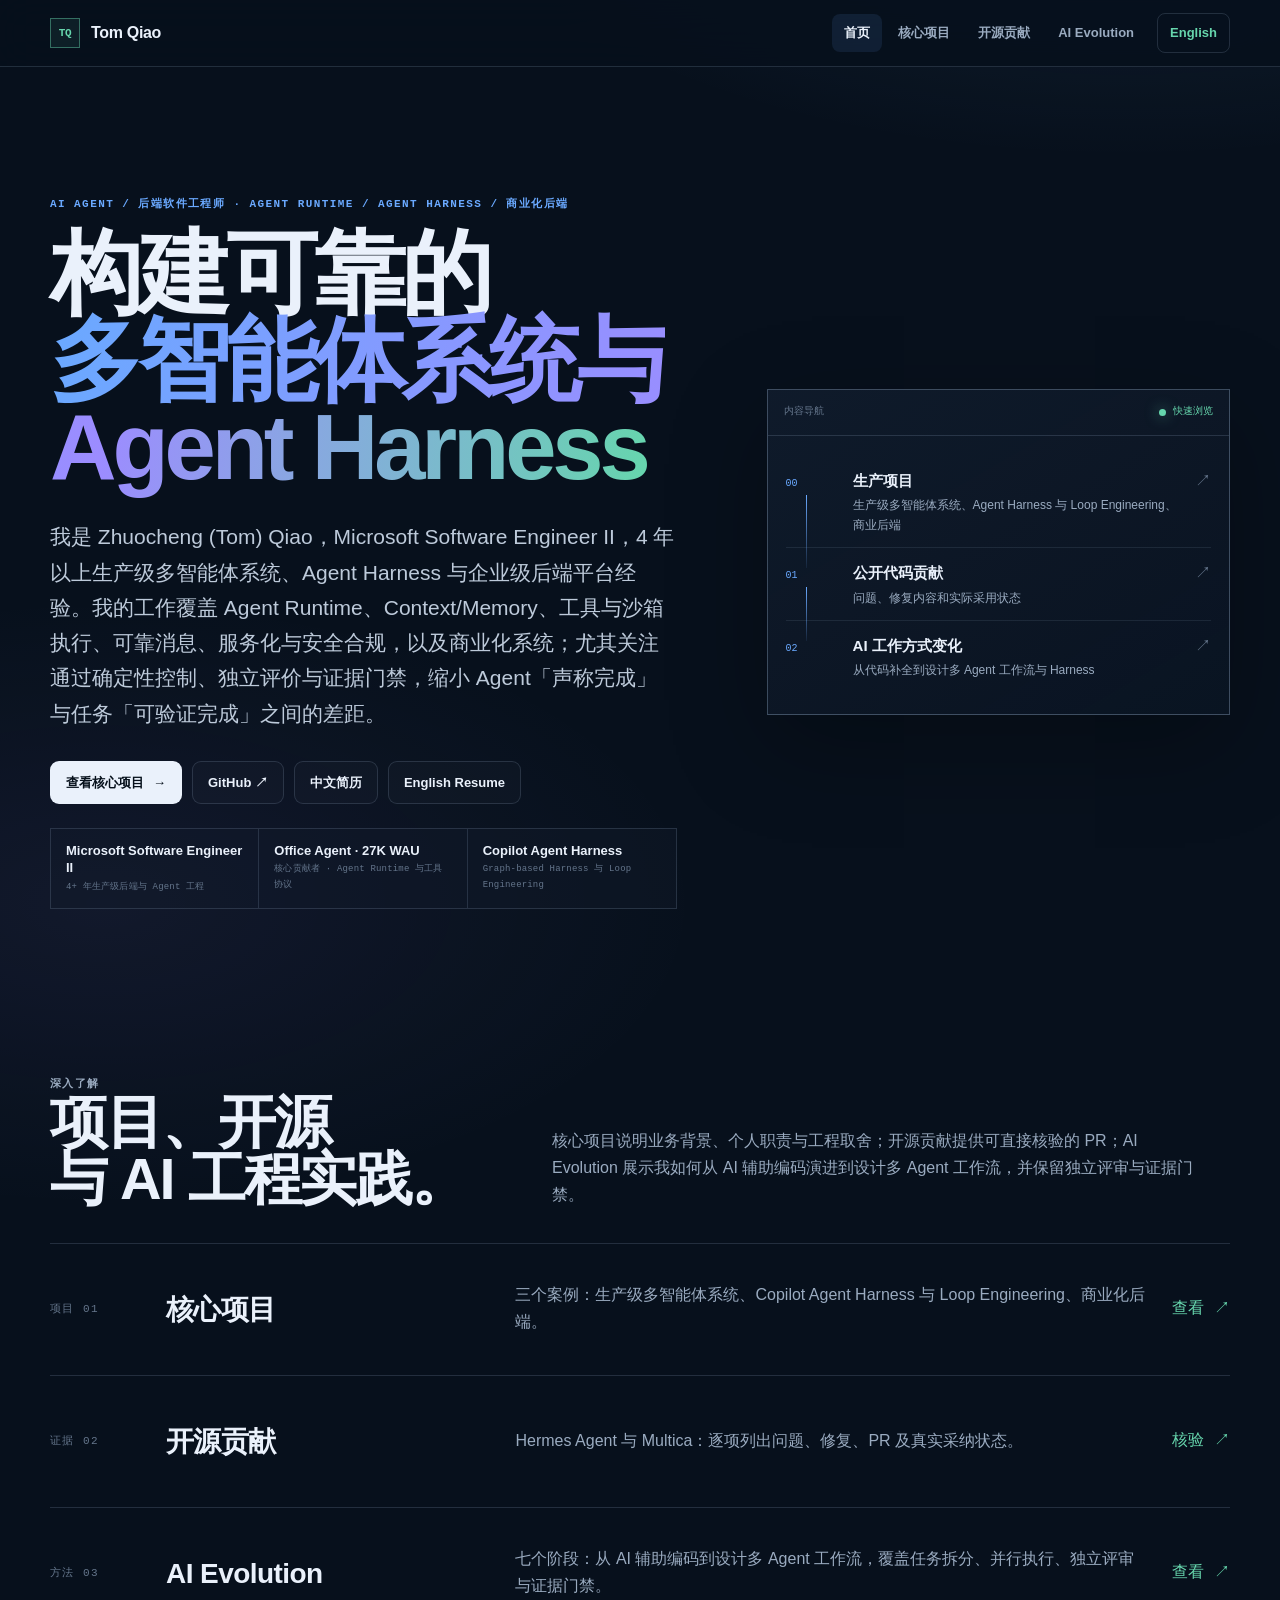
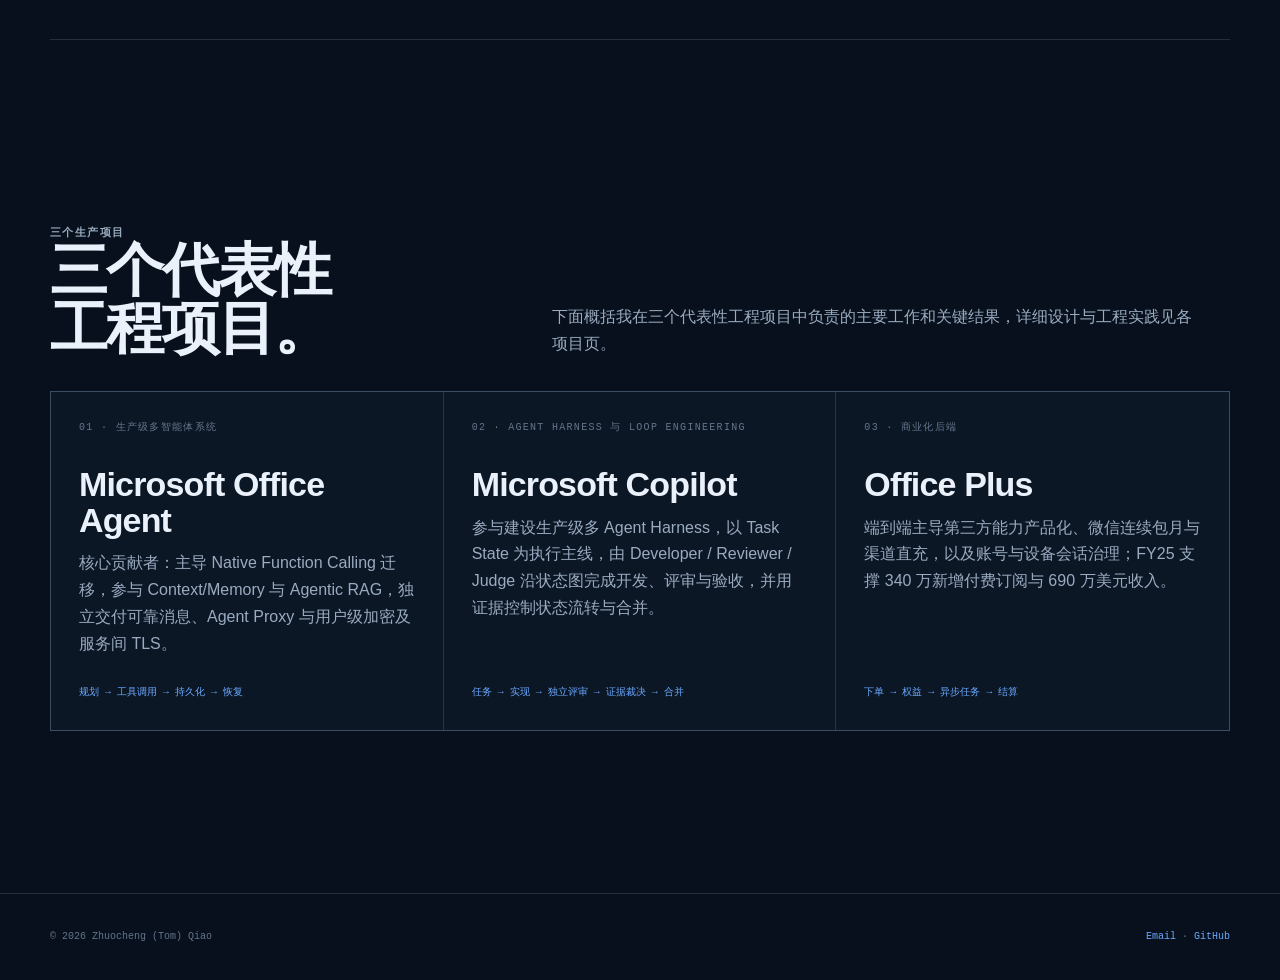
<file: index.html>
<!doctype html>
<html lang="zh-CN">
<head>
  <meta charset="utf-8">
  <meta name="viewport" content="width=device-width, initial-scale=1">
  <meta name="theme-color" content="#07101c">
  <meta name="description" content="Zhuocheng (Tom) Qiao 的工程作品集：生产级多智能体系统、Agent Harness 与 Loop Engineering、商业化后端和开源贡献。">
  <title>Zhuocheng (Tom) Qiao — AI Agent / Backend Engineer</title>
  <link rel="stylesheet" href="assets/styles.css">
  <script src="assets/site.js" defer></script>
</head>
<body>
  <header class="site-header">
    <nav class="site-nav" aria-label="主导航">
      <a class="brand" href="index.html"><span class="brand-mark">TQ</span><span>Tom Qiao</span></a>
      <button class="menu-button" type="button" aria-label="打开导航" aria-expanded="false" aria-controls="site-navigation">☰</button>
      <div class="nav-links" id="site-navigation">
        <a href="index.html">首页</a>
        <a href="projects.html">核心项目</a>
        <a href="opensource.html">开源贡献</a>
        <a href="evolution.html">AI Evolution</a>
      </div>
    </nav>
  </header>

  <main class="page-shell">
    <section class="home-hero">
      <div class="home-copy">
        <p class="eyebrow">AI Agent / 后端软件工程师 · Agent Runtime / Agent Harness / 商业化后端</p>
        <h1 class="display-title">构建可靠的<br><span class="signal">多智能体系统与 Agent Harness</span></h1>
        <p class="home-lead">我是 Zhuocheng (Tom) Qiao，Microsoft Software Engineer II，4 年以上生产级多智能体系统、Agent Harness 与企业级后端平台经验。我的工作覆盖 Agent Runtime、Context/Memory、工具与沙箱执行、可靠消息、服务化与安全合规，以及商业化系统；尤其关注通过确定性控制、独立评价与证据门禁，缩小 Agent「声称完成」与任务「可验证完成」之间的差距。</p>
        <div class="hero-actions">
          <a class="button primary" href="projects.html">查看核心项目 <span>→</span></a>
          <a class="button" href="https://github.com/tomqiaozc" target="_blank" rel="noreferrer">GitHub ↗</a>
          <a class="button" href="downloads/Zhuocheng-Qiao-Resume-ZH.pdf">中文简历</a>
          <a class="button" href="downloads/Zhuocheng-Qiao-Resume-EN.pdf">English Resume</a>
        </div>
        <div class="proof-strip" aria-label="候选人关键信息">
          <div class="proof-item"><strong>Microsoft Software Engineer II</strong><span>4+ 年生产级后端与 Agent 工程</span></div>
          <div class="proof-item"><strong>Office Agent · 27K WAU</strong><span>核心贡献者 · Agent Runtime 与工具协议</span></div>
          <div class="proof-item"><strong>Copilot Agent Harness</strong><span>Graph-based Harness 与 Loop Engineering</span></div>
        </div>
      </div>

      <aside class="trace-console" aria-label="作品集阅读路径">
        <div class="trace-head"><span>内容导航</span><span class="trace-status">快速浏览</span></div>
        <div class="trace-body">
          <a class="trace-step" href="projects.html">
            <span class="trace-no">00</span>
            <span><strong>生产项目</strong>生产级多智能体系统、Agent Harness 与 Loop Engineering、商业后端</span>
            <span class="trace-arrow">↗</span>
          </a>
          <a class="trace-step" href="opensource.html">
            <span class="trace-no">01</span>
            <span><strong>公开代码贡献</strong>问题、修复内容和实际采用状态</span>
            <span class="trace-arrow">↗</span>
          </a>
          <a class="trace-step" href="evolution.html">
            <span class="trace-no">02</span>
            <span><strong>AI 工作方式变化</strong>从代码补全到设计多 Agent 工作流与 Harness</span>
            <span class="trace-arrow">↗</span>
          </a>
        </div>
      </aside>
    </section>

    <section class="home-section" aria-labelledby="evidence-title">
      <div class="section-heading">
        <div><p class="eyebrow">深入了解</p><h2 id="evidence-title">项目、开源<br>与 AI 工程实践。</h2></div>
        <p>核心项目说明业务背景、个人职责与工程取舍；开源贡献提供可直接核验的 PR；AI Evolution 展示我如何从 AI 辅助编码演进到设计多 Agent 工作流，并保留独立评审与证据门禁。</p>
      </div>
      <div class="route-list">
        <a class="route-row" href="projects.html">
          <span class="route-index">项目 01</span>
          <h3>核心项目</h3>
          <p>三个案例：生产级多智能体系统、Copilot Agent Harness 与 Loop Engineering、商业化后端。</p>
          <span class="route-go">查看 ↗</span>
        </a>
        <a class="route-row" href="opensource.html">
          <span class="route-index">证据 02</span>
          <h3>开源贡献</h3>
          <p>Hermes Agent 与 Multica：逐项列出问题、修复、PR 及真实采纳状态。</p>
          <span class="route-go">核验 ↗</span>
        </a>
        <a class="route-row" href="evolution.html">
          <span class="route-index">方法 03</span>
          <h3>AI Evolution</h3>
          <p>七个阶段：从 AI 辅助编码到设计多 Agent 工作流，覆盖任务拆分、并行执行、独立评审与证据门禁。</p>
          <span class="route-go">查看 ↗</span>
        </a>
      </div>
    </section>

    <section class="home-section" aria-labelledby="systems-title">
      <div class="section-heading">
        <div><p class="eyebrow">三个生产项目</p><h2 id="systems-title">三个代表性<br>工程项目。</h2></div>
        <p>下面概括我在三个代表性工程项目中负责的主要工作和关键结果，详细设计与工程实践见各项目页。</p>
      </div>
      <div class="system-map">
        <a class="system-entry" href="societas.html">
          <span class="system-kicker">01 · 生产级多智能体系统</span>
          <h3>Microsoft Office Agent</h3>
          <p>核心贡献者：主导 Native Function Calling 迁移，参与 Context/Memory 与 Agentic RAG，独立交付可靠消息、Agent Proxy 与用户级加密及服务间 TLS。</p>
          <span class="system-flow">规划 → 工具调用 → 持久化 → 恢复</span>
        </a>
        <a class="system-entry" href="copilot-epichan.html">
          <span class="system-kicker">02 · Agent Harness 与 Loop Engineering</span>
          <h3>Microsoft Copilot</h3>
          <p>参与建设生产级多 Agent Harness，以 Task State 为执行主线，由 Developer / Reviewer / Judge 沿状态图完成开发、评审与验收，并用证据控制状态流转与合并。</p>
          <span class="system-flow">任务 → 实现 → 独立评审 → 证据裁决 → 合并</span>
        </a>
        <a class="system-entry" href="office-plus.html">
          <span class="system-kicker">03 · 商业化后端</span>
          <h3>Office Plus</h3>
          <p>端到端主导第三方能力产品化、微信连续包月与渠道直充，以及账号与设备会话治理；FY25 支撑 340 万新增付费订阅与 690 万美元收入。</p>
          <span class="system-flow">下单 → 权益 → 异步任务 → 结算</span>
        </a>
      </div>
    </section>
  </main>

  <footer class="site-footer">
    <div class="site-footer-inner"><span>© 2026 Zhuocheng (Tom) Qiao</span><span><a href="mailto:18017822420@163.com">Email</a> · <a href="https://github.com/tomqiaozc">GitHub</a></span></div>
  </footer>
</body>
</html>
</file>
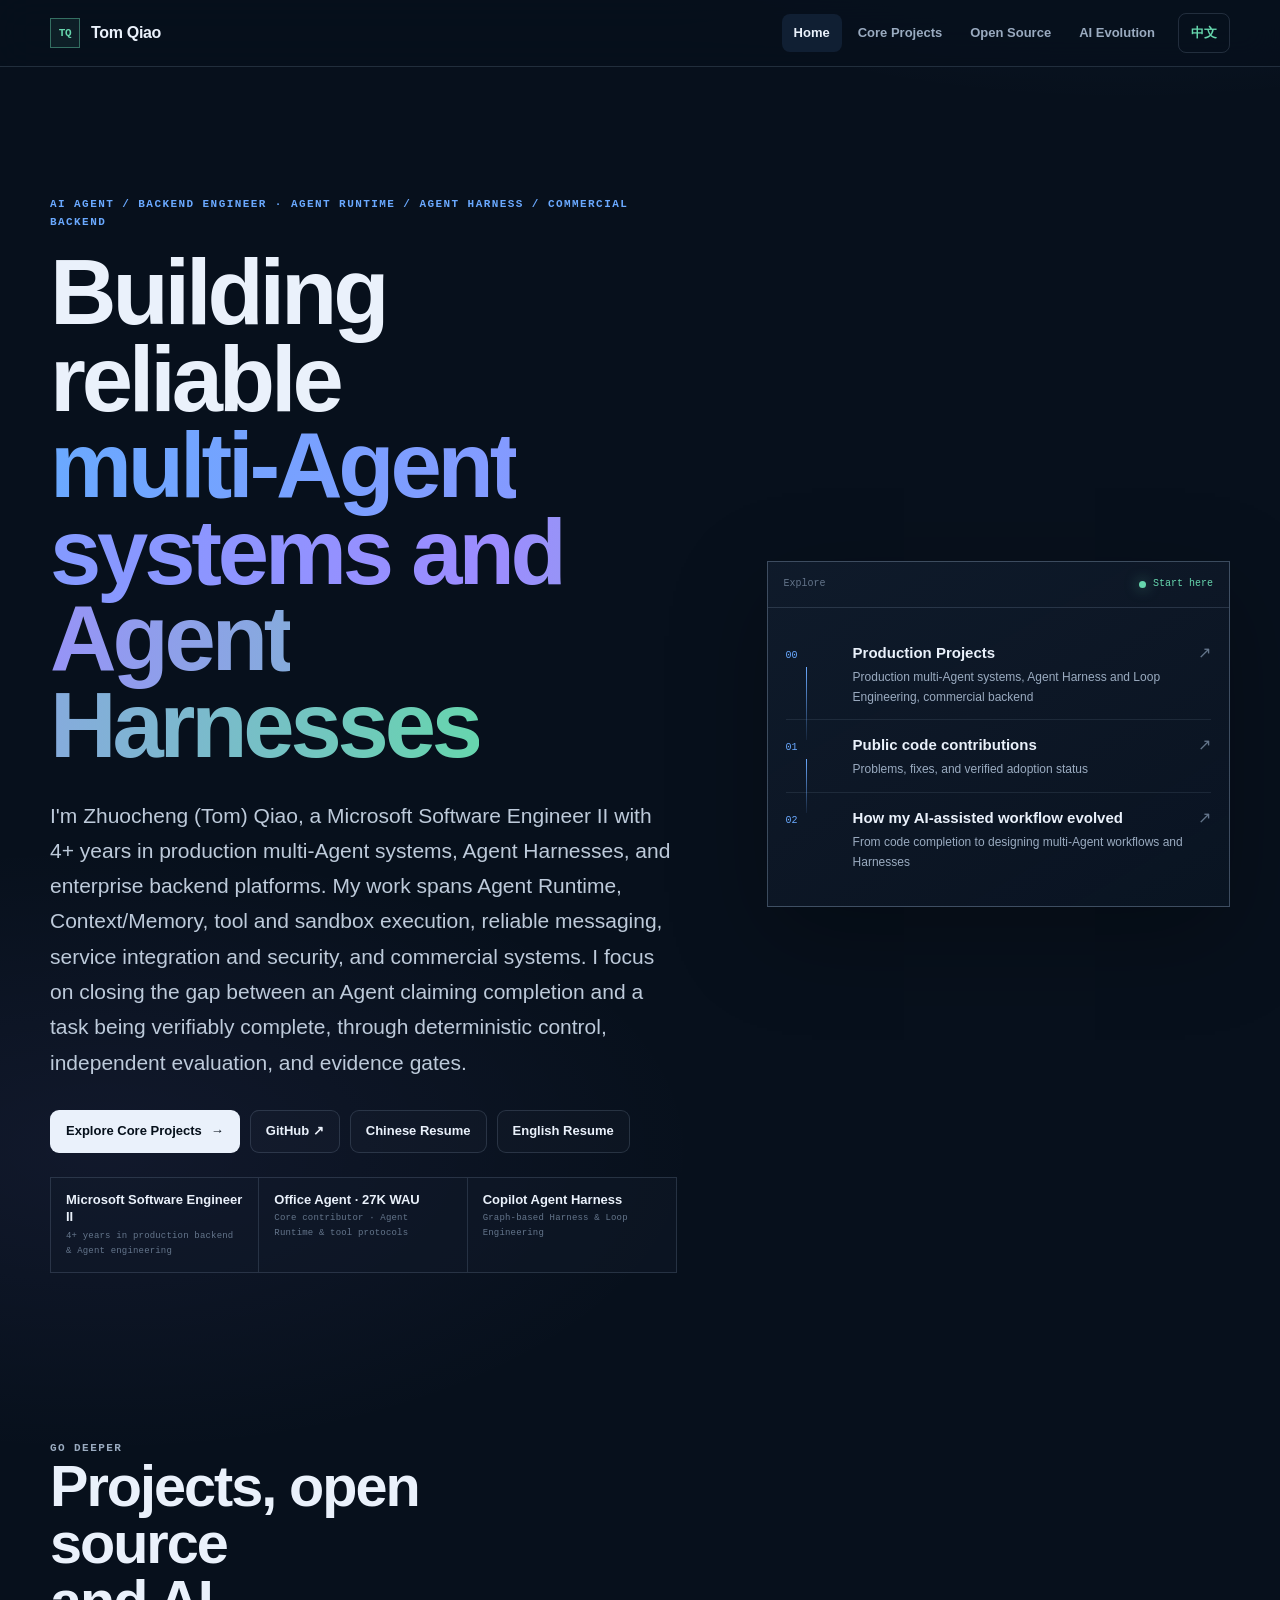
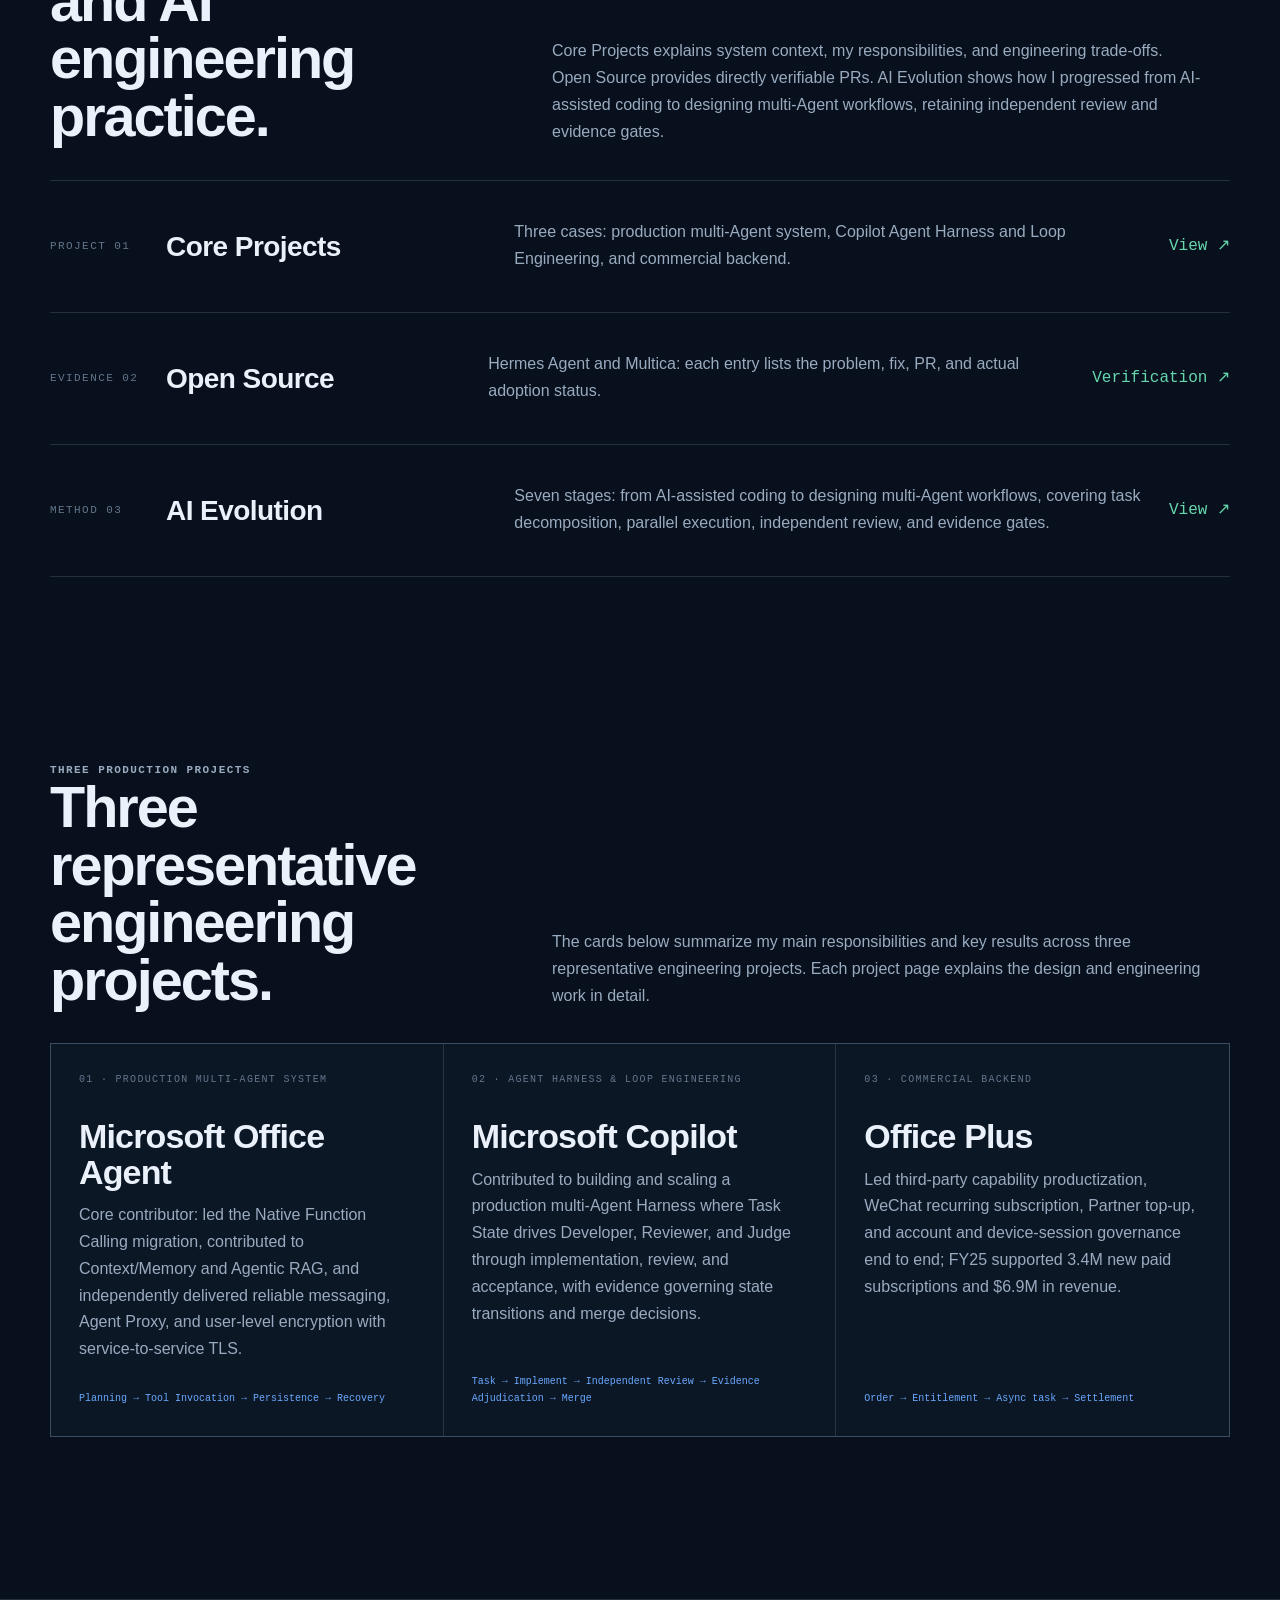
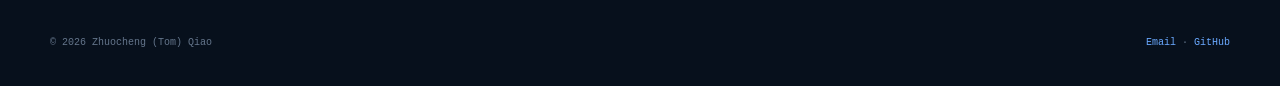
<file: en/index.html>
<!doctype html>
<html lang="en">
<head>
  <meta charset="utf-8">
  <meta name="viewport" content="width=device-width, initial-scale=1">
  <meta name="theme-color" content="#07101c">
  <meta name="description" content="Zhuocheng (Tom) Qiao's engineering portfolio: production multi-Agent systems, Agent Harness and Loop Engineering, commercial backends, and open source contributions.">
  <title>Zhuocheng (Tom) Qiao — AI Agent / Backend Engineer</title>
  <link rel="stylesheet" href="../assets/styles.css">
  <script src="../assets/site.js" defer></script>
</head>
<body>
  <header class="site-header">
    <nav class="site-nav" aria-label="Primary navigation">
      <a class="brand" href="index.html"><span class="brand-mark">TQ</span><span>Tom Qiao</span></a>
      <button class="menu-button" type="button" aria-label="Open navigation" aria-expanded="false" aria-controls="site-navigation">☰</button>
      <div class="nav-links" id="site-navigation">
        <a href="index.html">Home</a>
        <a href="projects.html">Core Projects</a>
        <a href="opensource.html">Open Source</a>
        <a href="evolution.html">AI Evolution</a>
      </div>
    </nav>
  </header>

  <main class="page-shell">
    <section class="home-hero">
      <div class="home-copy">
        <p class="eyebrow">AI Agent / Backend Engineer · Agent Runtime / Agent Harness / Commercial Backend</p>
        <h1 class="display-title">Building reliable<br><span class="signal">multi-Agent systems and Agent Harnesses</span></h1>
        <p class="home-lead">I'm Zhuocheng (Tom) Qiao, a Microsoft Software Engineer II with 4+ years in production multi-Agent systems, Agent Harnesses, and enterprise backend platforms. My work spans Agent Runtime, Context/Memory, tool and sandbox execution, reliable messaging, service integration and security, and commercial systems. I focus on closing the gap between an Agent claiming completion and a task being verifiably complete, through deterministic control, independent evaluation, and evidence gates.</p>
        <div class="hero-actions">
          <a class="button primary" href="projects.html">Explore Core Projects <span>→</span></a>
          <a class="button" href="https://github.com/tomqiaozc" target="_blank" rel="noreferrer">GitHub ↗</a>
          <a class="button" href="../downloads/Zhuocheng-Qiao-Resume-ZH.pdf">Chinese Resume</a>
          <a class="button" href="../downloads/Zhuocheng-Qiao-Resume-EN.pdf">English Resume</a>
        </div>
        <div class="proof-strip" aria-label="Candidate key information">
          <div class="proof-item"><strong>Microsoft Software Engineer II</strong><span>4+ years in production backend &amp; Agent engineering</span></div>
          <div class="proof-item"><strong>Office Agent · 27K WAU</strong><span>Core contributor · Agent Runtime &amp; tool protocols</span></div>
          <div class="proof-item"><strong>Copilot Agent Harness</strong><span>Graph-based Harness &amp; Loop Engineering</span></div>
        </div>
      </div>

      <aside class="trace-console" aria-label="Portfolio Reading Path">
        <div class="trace-head"><span>Explore</span><span class="trace-status">Start here</span></div>
        <div class="trace-body">
          <a class="trace-step" href="projects.html">
            <span class="trace-no">00</span>
            <span><strong>Production Projects</strong>Production multi-Agent systems, Agent Harness and Loop Engineering, commercial backend</span>
            <span class="trace-arrow">↗</span>
          </a>
          <a class="trace-step" href="opensource.html">
            <span class="trace-no">01</span>
            <span><strong>Public code contributions</strong>Problems, fixes, and verified adoption status</span>
            <span class="trace-arrow">↗</span>
          </a>
          <a class="trace-step" href="evolution.html">
            <span class="trace-no">02</span>
            <span><strong>How my AI-assisted workflow evolved</strong>From code completion to designing multi-Agent workflows and Harnesses</span>
            <span class="trace-arrow">↗</span>
          </a>
        </div>
      </aside>
    </section>

    <section class="home-section" aria-labelledby="evidence-title">
      <div class="section-heading">
        <div><p class="eyebrow">Go deeper</p><h2 id="evidence-title">Projects, open source<br>and AI engineering practice.</h2></div>
        <p>Core Projects explains system context, my responsibilities, and engineering trade-offs. Open Source provides directly verifiable PRs. AI Evolution shows how I progressed from AI-assisted coding to designing multi-Agent workflows, retaining independent review and evidence gates.</p>
      </div>
      <div class="route-list">
        <a class="route-row" href="projects.html">
          <span class="route-index">Project 01</span>
          <h3>Core Projects</h3>
          <p>Three cases: production multi-Agent system, Copilot Agent Harness and Loop Engineering, and commercial backend.</p>
          <span class="route-go">View ↗</span>
        </a>
        <a class="route-row" href="opensource.html">
          <span class="route-index">Evidence 02</span>
          <h3>Open Source</h3>
          <p>Hermes Agent and Multica: each entry lists the problem, fix, PR, and actual adoption status.</p>
          <span class="route-go">Verification ↗</span>
        </a>
        <a class="route-row" href="evolution.html">
          <span class="route-index">Method 03</span>
          <h3>AI Evolution</h3>
          <p>Seven stages: from AI-assisted coding to designing multi-Agent workflows, covering task decomposition, parallel execution, independent review, and evidence gates.</p>
          <span class="route-go">View ↗</span>
        </a>
      </div>
    </section>

    <section class="home-section" aria-labelledby="systems-title">
      <div class="section-heading">
        <div><p class="eyebrow">Three Production Projects</p><h2 id="systems-title">Three representative<br>engineering projects.</h2></div>
        <p>The cards below summarize my main responsibilities and key results across three representative engineering projects. Each project page explains the design and engineering work in detail.</p>
      </div>
      <div class="system-map">
        <a class="system-entry" href="societas.html">
          <span class="system-kicker">01 · Production Multi-Agent System</span>
          <h3>Microsoft Office Agent</h3>
          <p>Core contributor: led the Native Function Calling migration, contributed to Context/Memory and Agentic RAG, and independently delivered reliable messaging, Agent Proxy, and user-level encryption with service-to-service TLS.</p>
          <span class="system-flow">Planning → Tool Invocation → Persistence → Recovery</span>
        </a>
        <a class="system-entry" href="copilot-epichan.html">
          <span class="system-kicker">02 · Agent Harness &amp; Loop Engineering</span>
          <h3>Microsoft Copilot</h3>
          <p>Contributed to building and scaling a production multi-Agent Harness where Task State drives Developer, Reviewer, and Judge through implementation, review, and acceptance, with evidence governing state transitions and merge decisions.</p>
          <span class="system-flow">Task → Implement → Independent Review → Evidence Adjudication → Merge</span>
        </a>
        <a class="system-entry" href="office-plus.html">
          <span class="system-kicker">03 · Commercial Backend</span>
          <h3>Office Plus</h3>
          <p>Led third-party capability productization, WeChat recurring subscription, Partner top-up, and account and device-session governance end to end; FY25 supported 3.4M new paid subscriptions and $6.9M in revenue.</p>
          <span class="system-flow">Order → Entitlement → Async task → Settlement</span>
        </a>
      </div>
    </section>
  </main>

  <footer class="site-footer">
    <div class="site-footer-inner"><span>© 2026 Zhuocheng (Tom) Qiao</span><span><a href="mailto:18017822420@163.com">Email</a> · <a href="https://github.com/tomqiaozc">GitHub</a></span></div>
  </footer>
</body>
</html>
</file>
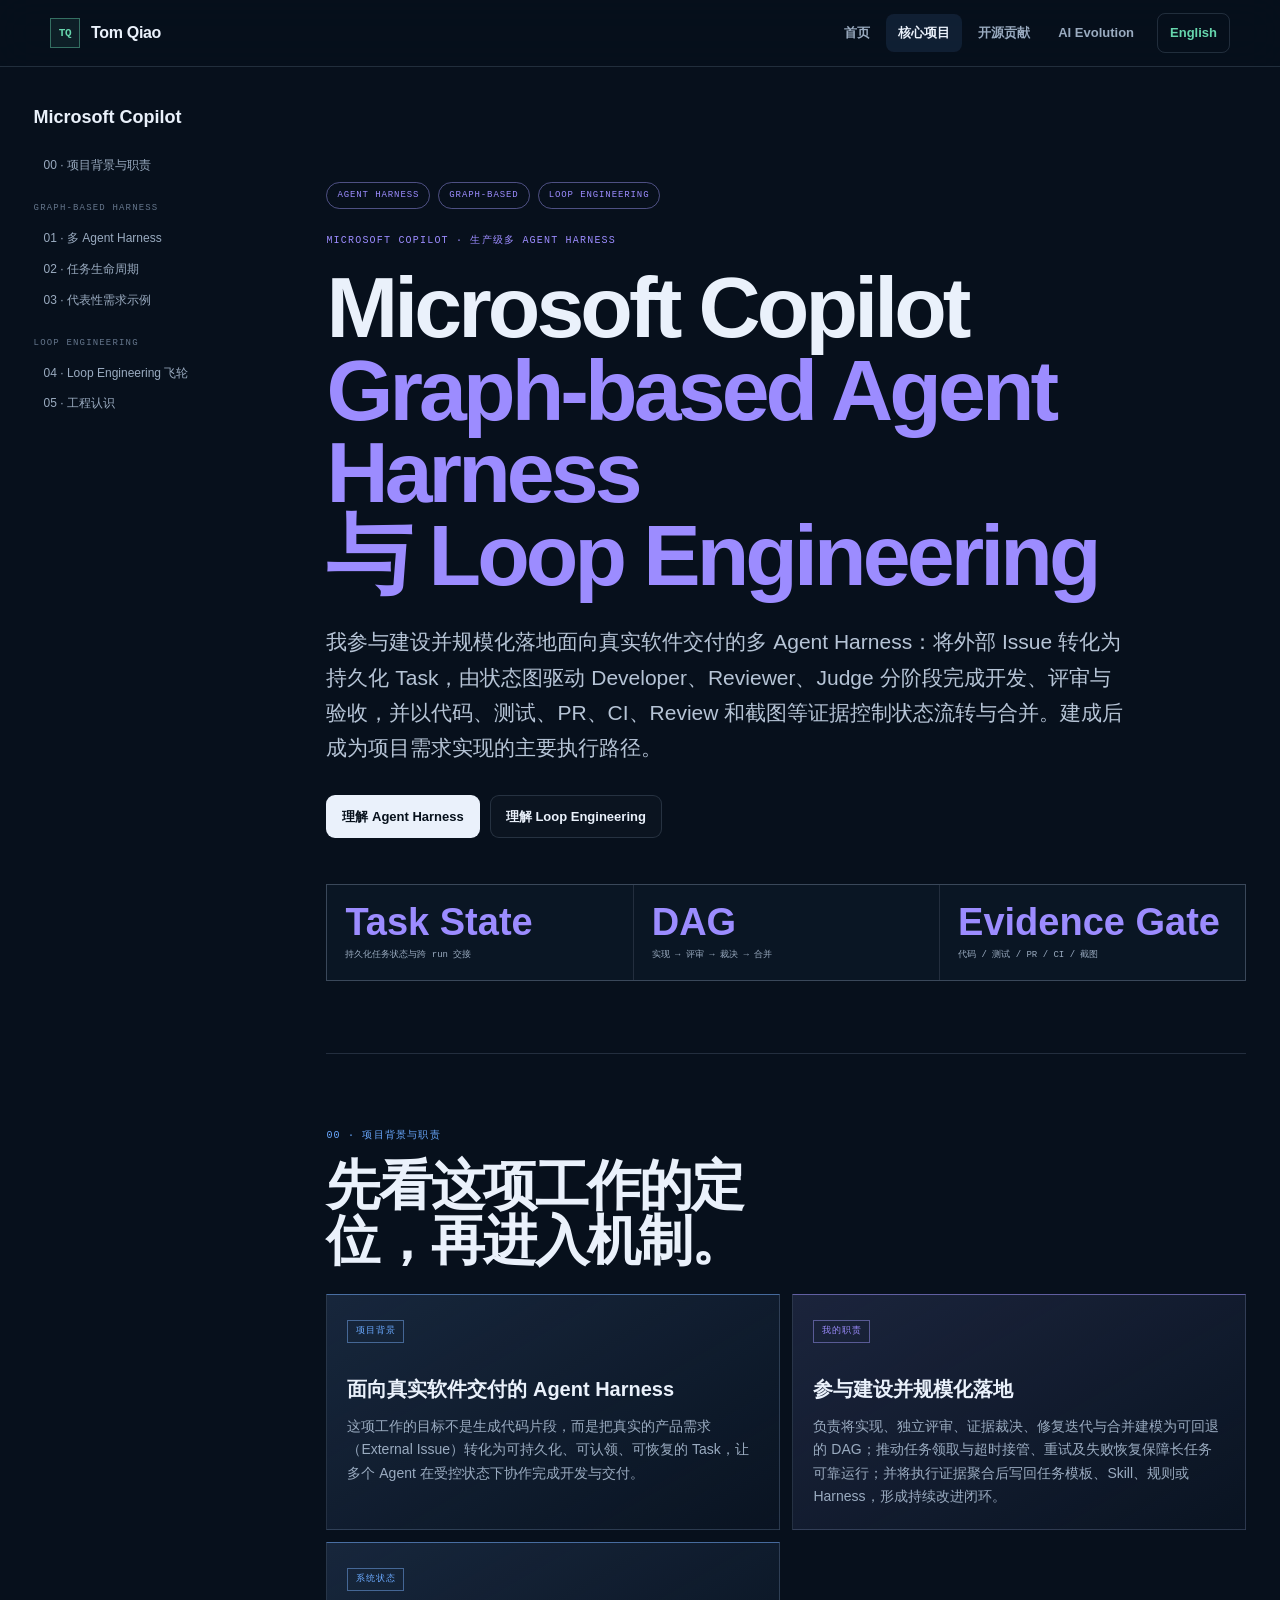
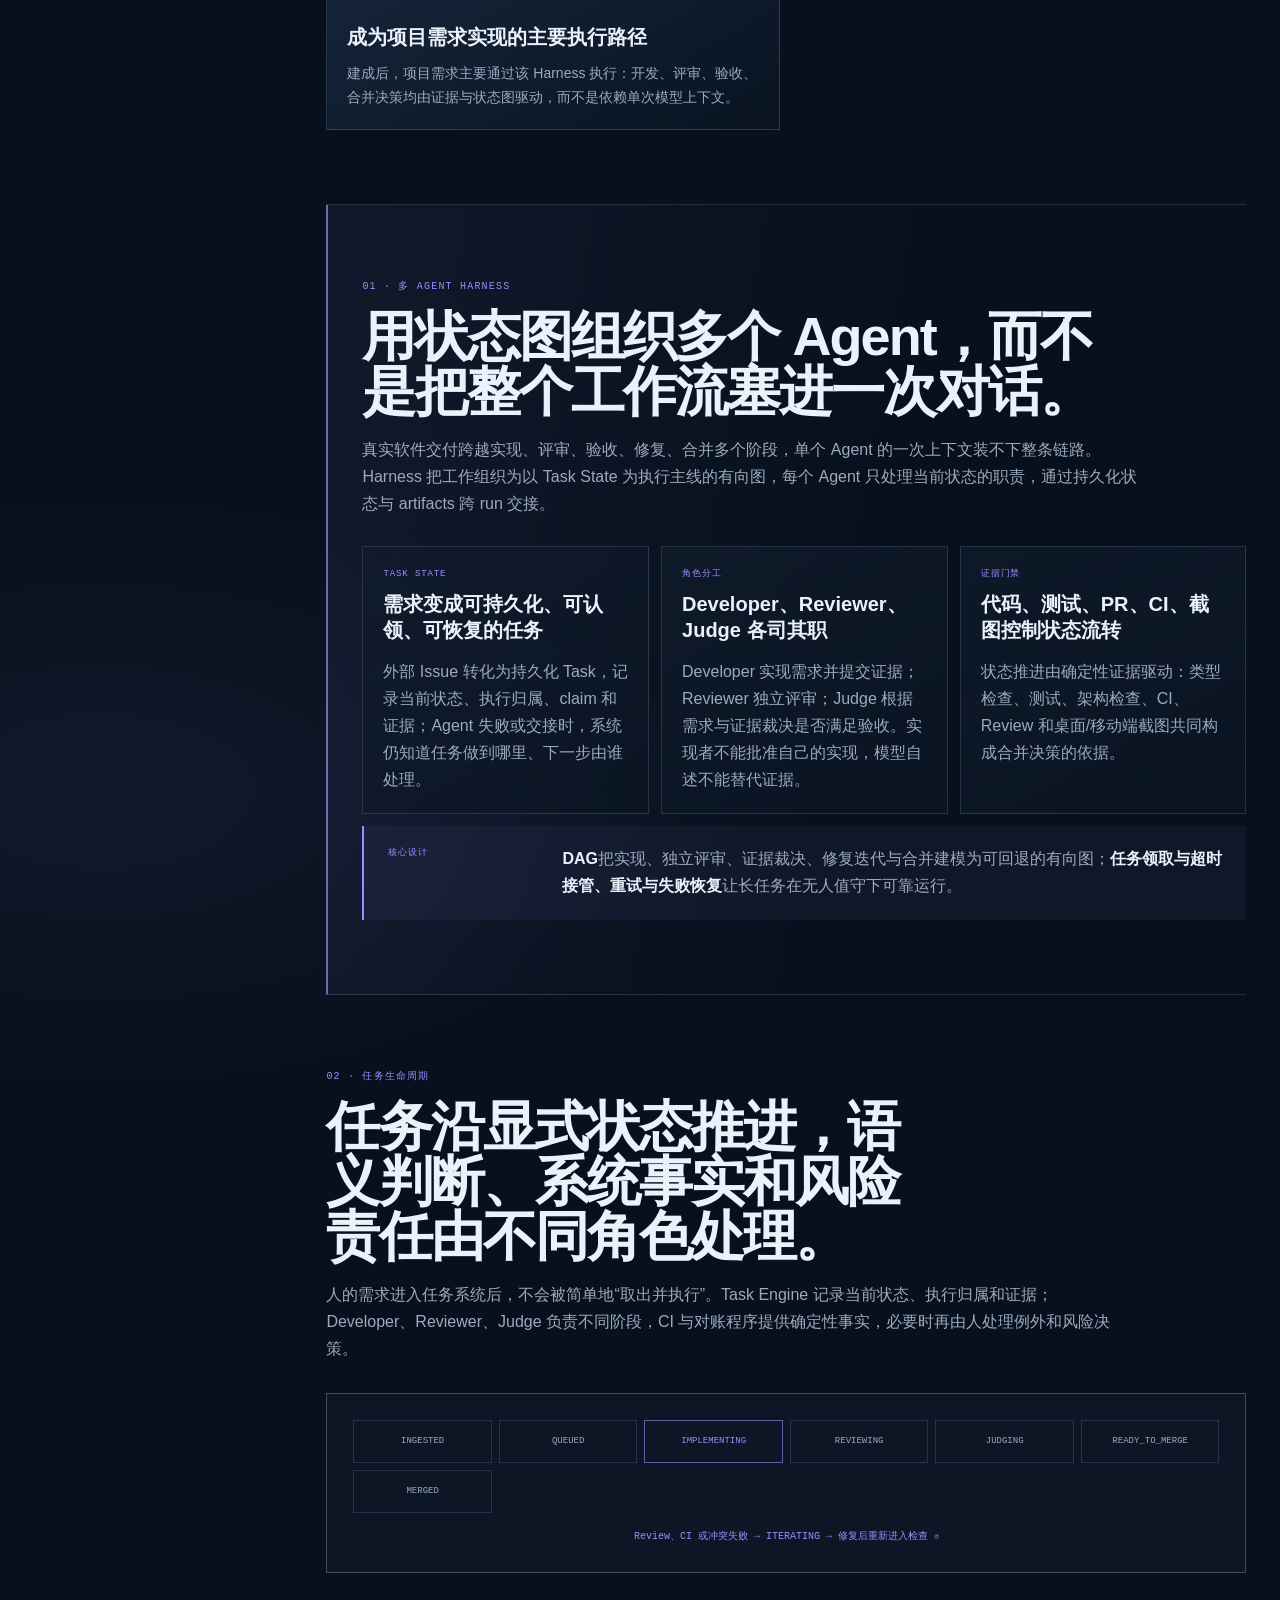
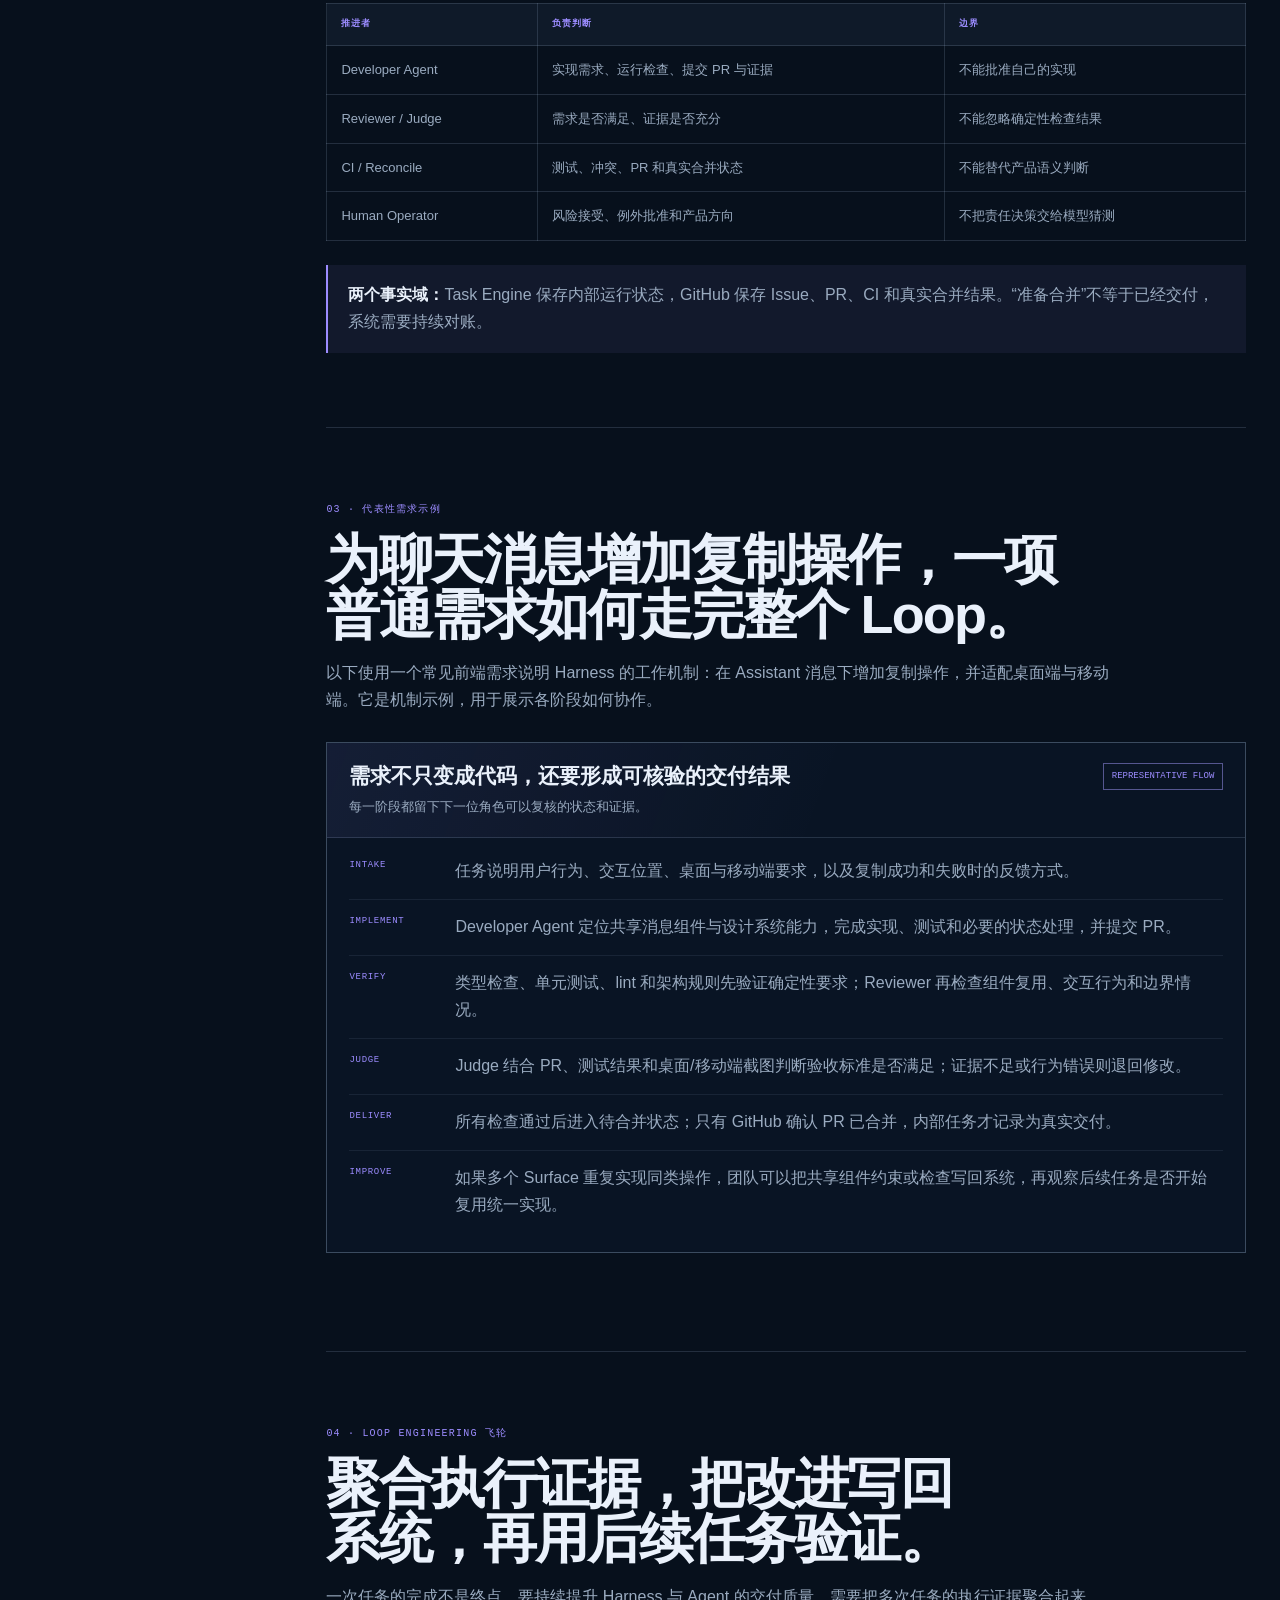
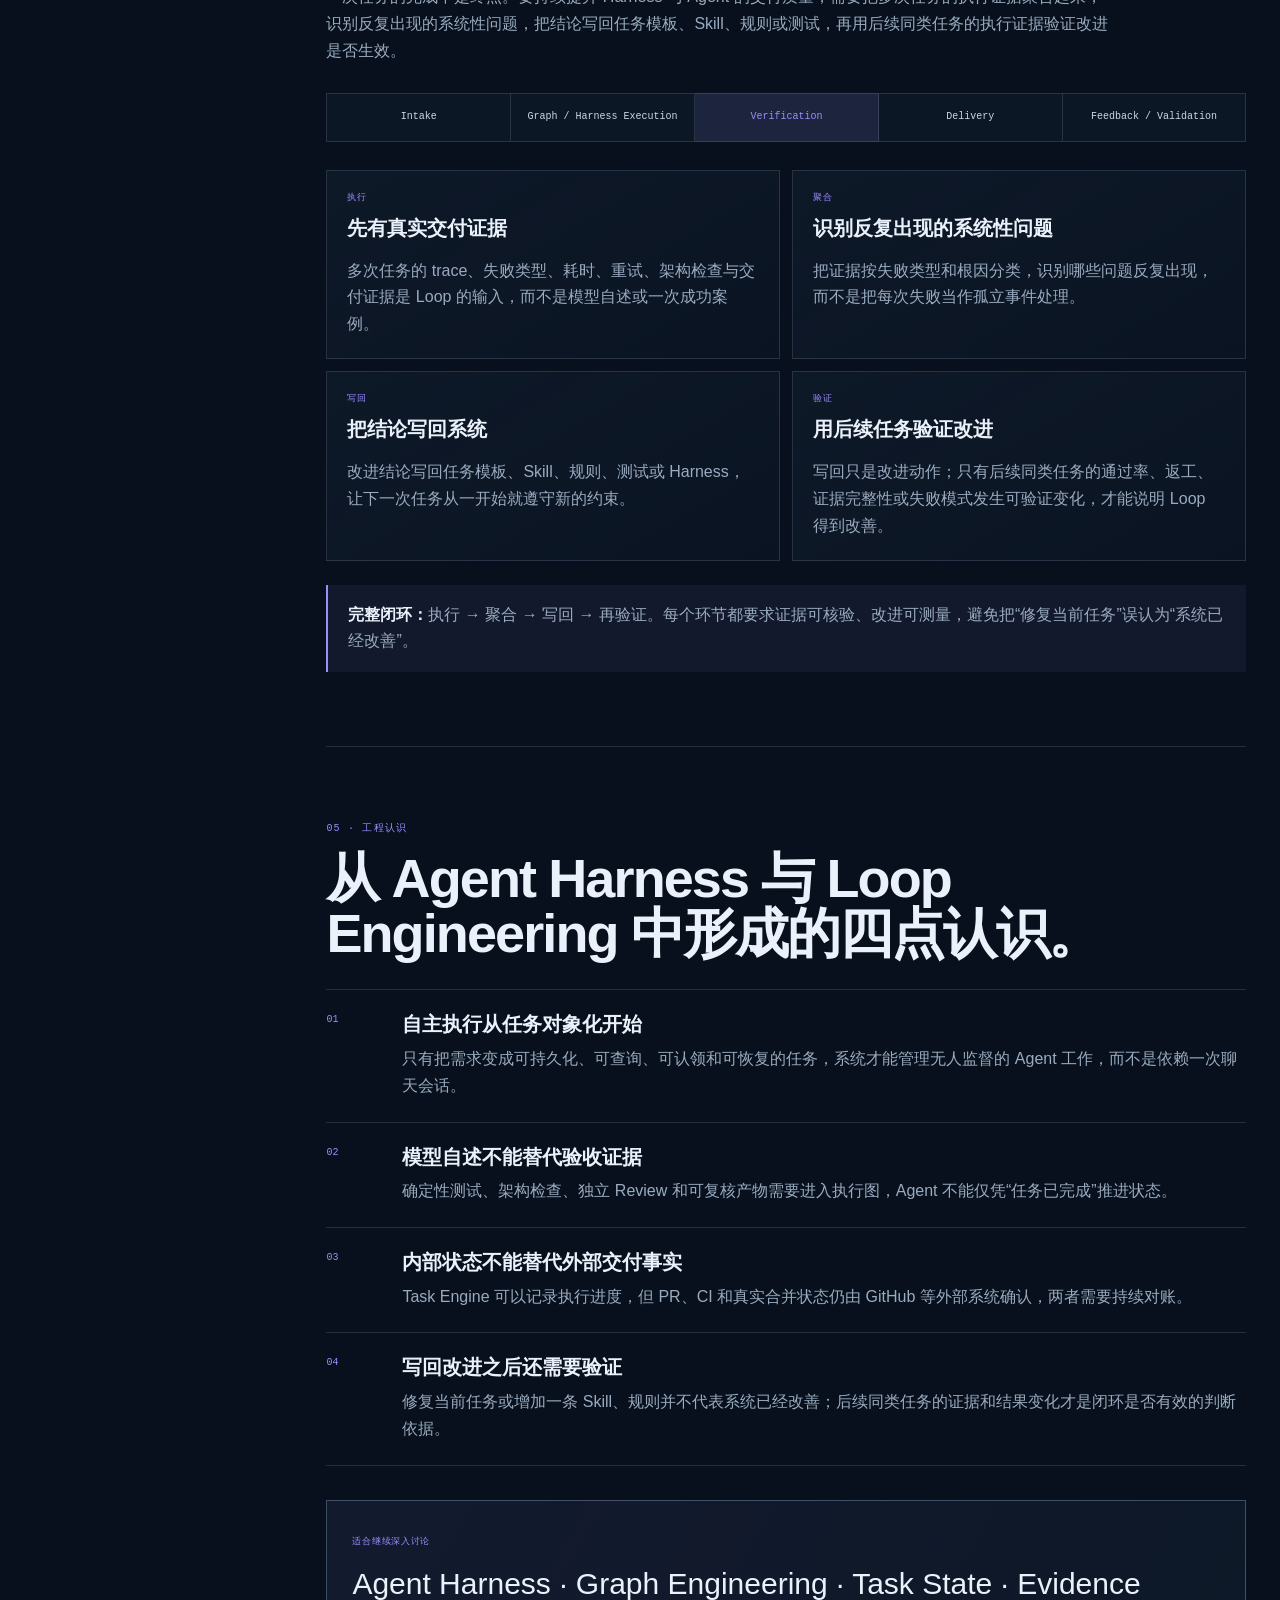
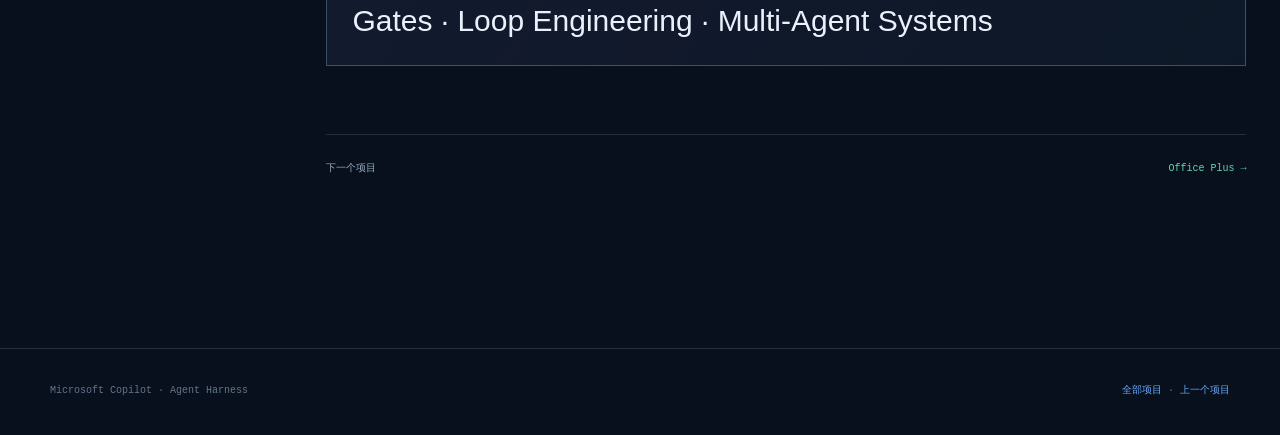
<file: copilot-epichan.html>
<!doctype html>
<html lang="zh-CN">
<head>
  <meta charset="utf-8">
  <meta name="viewport" content="width=device-width, initial-scale=1">
  <meta name="theme-color" content="#07101c">
  <meta name="description" content="Microsoft Copilot：生产级 Agent Harness 与 Loop Engineering。以 Task State 为执行主线，由 Developer、Reviewer、Judge 沿状态图完成开发、评审与验收。">
  <title>Microsoft Copilot：Graph-based Agent Harness 与 Loop Engineering — Tom Qiao</title>
  <link rel="stylesheet" href="assets/styles.css">
  <link rel="stylesheet" href="assets/longform.css">
  <script src="assets/site.js" defer></script>
</head>
<body class="longform-page copilot-harness">
  <a class="skip-link" href="#main-content">跳至主要内容</a>
  <header class="site-header">
    <nav class="site-nav" aria-label="主导航">
      <a class="brand" href="index.html"><span class="brand-mark">TQ</span><span>Tom Qiao</span></a>
      <button class="menu-button" type="button" aria-label="打开导航" aria-expanded="false" aria-controls="site-navigation">☰</button>
      <div class="nav-links" id="site-navigation"><a href="index.html">首页</a><a href="projects.html">核心项目</a><a href="opensource.html">开源贡献</a><a href="evolution.html">AI Evolution</a></div>
    </nav>
  </header>

  <main class="longform-wrap" id="main-content">
    <div class="doc-layout">
      <aside class="doc-toc" data-toc aria-label="本页目录">
        <div class="doc-toc-title">Microsoft Copilot</div><span class="toc-scroll-hint" aria-hidden="true">横滑查看更多 →</span>
        <a href="#positioning">00 · 项目背景与职责</a>
        <div class="doc-toc-group">Graph-based Harness</div>
        <a href="#harness">01 · 多 Agent Harness</a><a href="#lifecycle">02 · 任务生命周期</a><a href="#example">03 · 代表性需求示例</a>
        <div class="doc-toc-group">Loop Engineering</div>
        <a href="#loop">04 · Loop Engineering 飞轮</a><a href="#takeaways">05 · 工程认识</a>
      </aside>

      <div class="doc-main">
        <header class="doc-hero">
          <div class="doc-hero-label"><span class="doc-chip">Agent Harness</span><span class="doc-chip">Graph-based</span><span class="doc-chip">Loop Engineering</span></div>
          <p class="hero-eyebrow">Microsoft Copilot · 生产级多 Agent Harness</p>
          <h1 class="doc-title">Microsoft Copilot<br><span class="accent">Graph-based Agent Harness</span><br><span class="accent title-tail">与 Loop Engineering</span></h1>
          <p class="doc-lead">我参与建设并规模化落地面向真实软件交付的多 Agent Harness：将外部 Issue 转化为持久化 Task，由状态图驱动 Developer、Reviewer、Judge 分阶段完成开发、评审与验收，并以代码、测试、PR、CI、Review 和截图等证据控制状态流转与合并。建成后成为项目需求实现的主要执行路径。</p>
          <div class="hero-actions"><a class="button primary" href="#harness">理解 Agent Harness</a><a class="button" href="#loop">理解 Loop Engineering</a></div>
          <div class="fact-ledger" aria-label="项目关键主题"><span><strong>Task State</strong><small>持久化任务状态与跨 run 交接</small></span><span><strong>DAG</strong><small>实现 → 评审 → 裁决 → 合并</small></span><span><strong>Evidence Gate</strong><small>代码 / 测试 / PR / CI / 截图</small></span></div>
        </header>

        <section class="doc-section interviewer-brief" id="positioning">
          <span class="section-label">00 · 项目背景与职责</span><h2>先看这项工作的定位，再进入机制。</h2>
          <div class="brief-grid">
            <article class="brief-card"><span class="brief-label">项目背景</span><h3>面向真实软件交付的 Agent Harness</h3><p>这项工作的目标不是生成代码片段，而是把真实的产品需求（External Issue）转化为可持久化、可认领、可恢复的 Task，让多个 Agent 在受控状态下协作完成开发与交付。</p></article>
            <article class="brief-card"><span class="brief-label ownership">我的职责</span><h3>参与建设并规模化落地</h3><p>负责将实现、独立评审、证据裁决、修复迭代与合并建模为可回退的 DAG；推动任务领取与超时接管、重试及失败恢复保障长任务可靠运行；并将执行证据聚合后写回任务模板、Skill、规则或 Harness，形成持续改进闭环。</p></article>
            <article class="brief-card"><span class="brief-label">系统状态</span><h3>成为项目需求实现的主要执行路径</h3><p>建成后，项目需求主要通过该 Harness 执行：开发、评审、验收、合并决策均由证据与状态图驱动，而不是依赖单次模型上下文。</p></article>
          </div>
        </section>

        <section class="doc-section epichan-entry" id="harness">
          <span class="section-label">01 · 多 Agent Harness</span><h2>用状态图组织多个 Agent，而不是把整个工作流塞进一次对话。</h2>
          <p class="section-intro">真实软件交付跨越实现、评审、验收、修复、合并多个阶段，单个 Agent 的一次上下文装不下整条链路。Harness 把工作组织为以 Task State 为执行主线的有向图，每个 Agent 只处理当前状态的职责，通过持久化状态与 artifacts 跨 run 交接。</p>
          <div class="prose-grid three">
            <article class="info-card"><span class="card-kicker">Task State</span><h3>需求变成可持久化、可认领、可恢复的任务</h3><p>外部 Issue 转化为持久化 Task，记录当前状态、执行归属、claim 和证据；Agent 失败或交接时，系统仍知道任务做到哪里、下一步由谁处理。</p></article>
            <article class="info-card"><span class="card-kicker">角色分工</span><h3>Developer、Reviewer、Judge 各司其职</h3><p>Developer 实现需求并提交证据；Reviewer 独立评审；Judge 根据需求与证据裁决是否满足验收。实现者不能批准自己的实现，模型自述不能替代证据。</p></article>
            <article class="info-card"><span class="card-kicker">证据门禁</span><h3>代码、测试、PR、CI、截图控制状态流转</h3><p>状态推进由确定性证据驱动：类型检查、测试、架构检查、CI、Review 和桌面/移动端截图共同构成合并决策的依据。</p></article>
          </div>
          <div class="decision-line"><span>核心设计</span><p><strong>DAG</strong>把实现、独立评审、证据裁决、修复迭代与合并建模为可回退的有向图；<strong>任务领取与超时接管、重试与失败恢复</strong>让长任务在无人值守下可靠运行。</p></div>
        </section>

        <section class="doc-section" id="lifecycle">
          <span class="section-label">02 · 任务生命周期</span><h2>任务沿显式状态推进，语义判断、系统事实和风险责任由不同角色处理。</h2>
          <p class="section-intro">人的需求进入任务系统后，不会被简单地“取出并执行”。Task Engine 记录当前状态、执行归属和证据；Developer、Reviewer、Judge 负责不同阶段，CI 与对账程序提供确定性事实，必要时再由人处理例外和风险决策。</p>
          <div class="mobile-scroll-hint" aria-hidden="true">横向滑动查看完整任务状态 →</div>
          <div class="state-loop">
            <div class="state-loop-line"><div class="state">INGESTED</div><div class="state">QUEUED</div><div class="state current">IMPLEMENTING</div><div class="state">REVIEWING</div><div class="state">JUDGING</div><div class="state">READY_TO_MERGE</div><div class="state">MERGED</div></div>
            <div class="loop-return">Review、CI 或冲突失败 → ITERATING → 修复后重新进入检查 ↺</div>
          </div>
          <div class="mobile-scroll-hint" aria-hidden="true">横向滑动查看完整角色边界 →</div>
          <div class="data-table-wrap"><table class="data-table"><thead><tr><th>推进者</th><th>负责判断</th><th>边界</th></tr></thead><tbody><tr><td>Developer Agent</td><td>实现需求、运行检查、提交 PR 与证据</td><td>不能批准自己的实现</td></tr><tr><td>Reviewer / Judge</td><td>需求是否满足、证据是否充分</td><td>不能忽略确定性检查结果</td></tr><tr><td>CI / Reconcile</td><td>测试、冲突、PR 和真实合并状态</td><td>不能替代产品语义判断</td></tr><tr><td>Human Operator</td><td>风险接受、例外批准和产品方向</td><td>不把责任决策交给模型猜测</td></tr></tbody></table></div>
          <p class="signal-note"><strong>两个事实域：</strong>Task Engine 保存内部运行状态，GitHub 保存 Issue、PR、CI 和真实合并结果。“准备合并”不等于已经交付，系统需要持续对账。</p>
        </section>

        <section class="doc-section" id="example">
          <span class="section-label">03 · 代表性需求示例</span><h2>为聊天消息增加复制操作，一项普通需求如何走完整个 Loop。</h2>
          <p class="section-intro">以下使用一个常见前端需求说明 Harness 的工作机制：在 Assistant 消息下增加复制操作，并适配桌面端与移动端。它是机制示例，用于展示各阶段如何协作。</p>
          <article class="case-study">
            <header class="case-head"><div><h3>需求不只变成代码，还要形成可核验的交付结果</h3><p>每一阶段都留下下一位角色可以复核的状态和证据。</p></div><span class="status">REPRESENTATIVE FLOW</span></header>
            <div class="case-body">
              <div class="case-row"><span class="case-label">Intake</span><p>任务说明用户行为、交互位置、桌面与移动端要求，以及复制成功和失败时的反馈方式。</p></div>
              <div class="case-row"><span class="case-label">Implement</span><p>Developer Agent 定位共享消息组件与设计系统能力，完成实现、测试和必要的状态处理，并提交 PR。</p></div>
              <div class="case-row"><span class="case-label">Verify</span><p>类型检查、单元测试、lint 和架构规则先验证确定性要求；Reviewer 再检查组件复用、交互行为和边界情况。</p></div>
              <div class="case-row"><span class="case-label">Judge</span><p>Judge 结合 PR、测试结果和桌面/移动端截图判断验收标准是否满足；证据不足或行为错误则退回修改。</p></div>
              <div class="case-row"><span class="case-label">Deliver</span><p>所有检查通过后进入待合并状态；只有 GitHub 确认 PR 已合并，内部任务才记录为真实交付。</p></div>
              <div class="case-row"><span class="case-label">Improve</span><p>如果多个 Surface 重复实现同类操作，团队可以把共享组件约束或检查写回系统，再观察后续任务是否开始复用统一实现。</p></div>
            </div>
          </article>
        </section>

        <section class="doc-section" id="loop">
          <span class="section-label">04 · Loop Engineering 飞轮</span><h2>聚合执行证据，把改进写回系统，再用后续任务验证。</h2>
          <p class="section-intro">一次任务的完成不是终点。要持续提升 Harness 与 Agent 的交付质量，需要把多次任务的执行证据聚合起来，识别反复出现的系统性问题，把结论写回任务模板、Skill、规则或测试，再用后续同类任务的执行证据验证改进是否生效。</p>
          <div class="mobile-scroll-hint" aria-hidden="true">横向滑动查看完整 Loop →</div>
          <div class="flow-strip" aria-label="Loop Engineering 闭环"><div class="flow-node">Intake</div><div class="flow-node">Graph / Harness Execution</div><div class="flow-node active">Verification</div><div class="flow-node">Delivery</div><div class="flow-node">Feedback / Validation</div></div>
          <div class="prose-grid">
            <article class="decision-card"><span class="card-kicker">执行</span><h3>先有真实交付证据</h3><p>多次任务的 trace、失败类型、耗时、重试、架构检查与交付证据是 Loop 的输入，而不是模型自述或一次成功案例。</p></article>
            <article class="decision-card"><span class="card-kicker">聚合</span><h3>识别反复出现的系统性问题</h3><p>把证据按失败类型和根因分类，识别哪些问题反复出现，而不是把每次失败当作孤立事件处理。</p></article>
            <article class="decision-card"><span class="card-kicker">写回</span><h3>把结论写回系统</h3><p>改进结论写回任务模板、Skill、规则、测试或 Harness，让下一次任务从一开始就遵守新的约束。</p></article>
            <article class="decision-card"><span class="card-kicker">验证</span><h3>用后续任务验证改进</h3><p>写回只是改进动作；只有后续同类任务的通过率、返工、证据完整性或失败模式发生可验证变化，才能说明 Loop 得到改善。</p></article>
          </div>
          <p class="signal-note"><strong>完整闭环：</strong>执行 → 聚合 → 写回 → 再验证。每个环节都要求证据可核验、改进可测量，避免把“修复当前任务”误认为“系统已经改善”。</p>
        </section>

        <section class="doc-section" id="takeaways">
          <span class="section-label">05 · 工程认识</span><h2>从 Agent Harness 与 Loop Engineering 中形成的四点认识。</h2>
          <div class="takeaway-list">
            <article><span>01</span><div><h3>自主执行从任务对象化开始</h3><p>只有把需求变成可持久化、可查询、可认领和可恢复的任务，系统才能管理无人监督的 Agent 工作，而不是依赖一次聊天会话。</p></div></article>
            <article><span>02</span><div><h3>模型自述不能替代验收证据</h3><p>确定性测试、架构检查、独立 Review 和可复核产物需要进入执行图，Agent 不能仅凭“任务已完成”推进状态。</p></div></article>
            <article><span>03</span><div><h3>内部状态不能替代外部交付事实</h3><p>Task Engine 可以记录执行进度，但 PR、CI 和真实合并状态仍由 GitHub 等外部系统确认，两者需要持续对账。</p></div></article>
            <article><span>04</span><div><h3>写回改进之后还需要验证</h3><p>修复当前任务或增加一条 Skill、规则并不代表系统已经改善；后续同类任务的证据和结果变化才是闭环是否有效的判断依据。</p></div></article>
          </div>
          <div class="closing-statement"><span>适合继续深入讨论</span><p>Agent Harness · Graph Engineering · Task State · Evidence Gates · Loop Engineering · Multi-Agent Systems</p></div>
          <nav class="next-page" aria-label="下一页"><span>下一个项目</span><a href="office-plus.html">Office Plus →</a></nav>
        </section>
      </div>
    </div>
  </main>

  <footer class="site-footer"><div class="site-footer-inner"><span>Microsoft Copilot · Agent Harness</span><span><a href="projects.html">全部项目</a> · <a href="societas.html">上一个项目</a></span></div></footer>
</body>
</html>
</file>
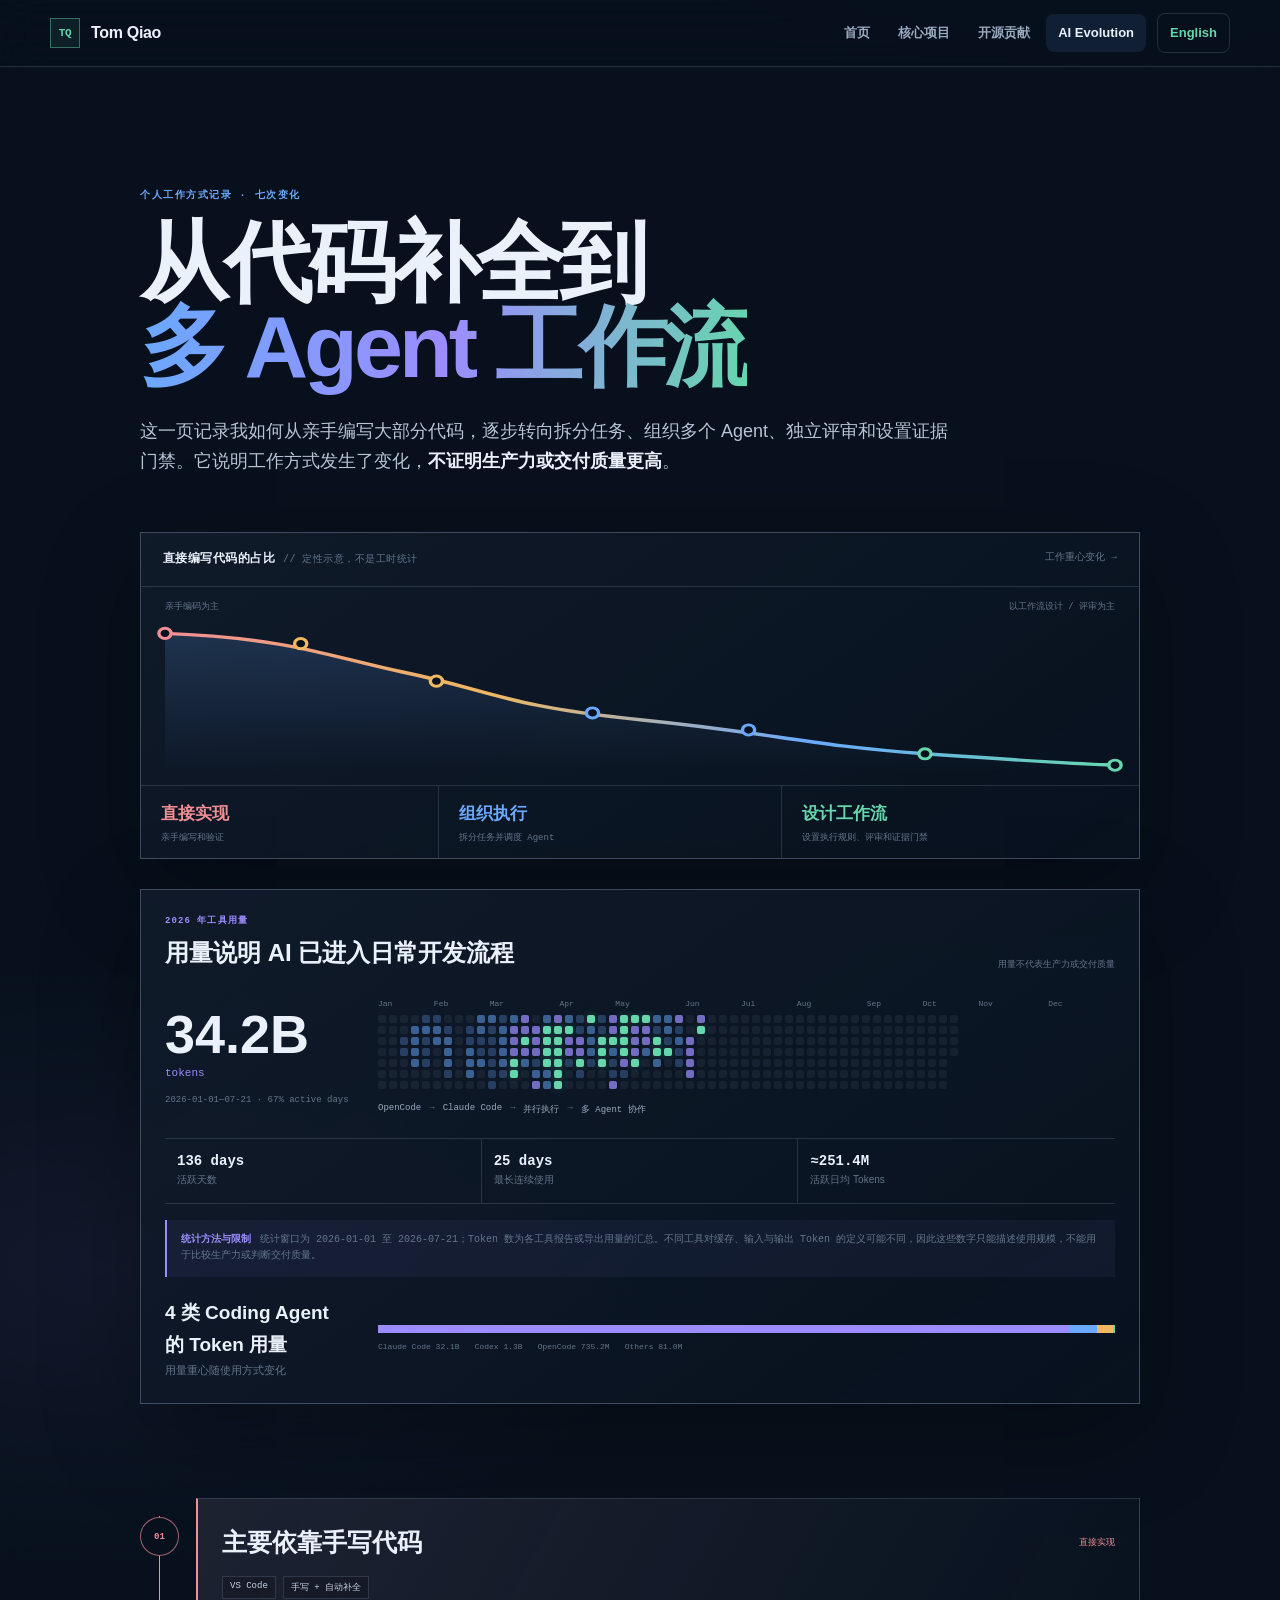
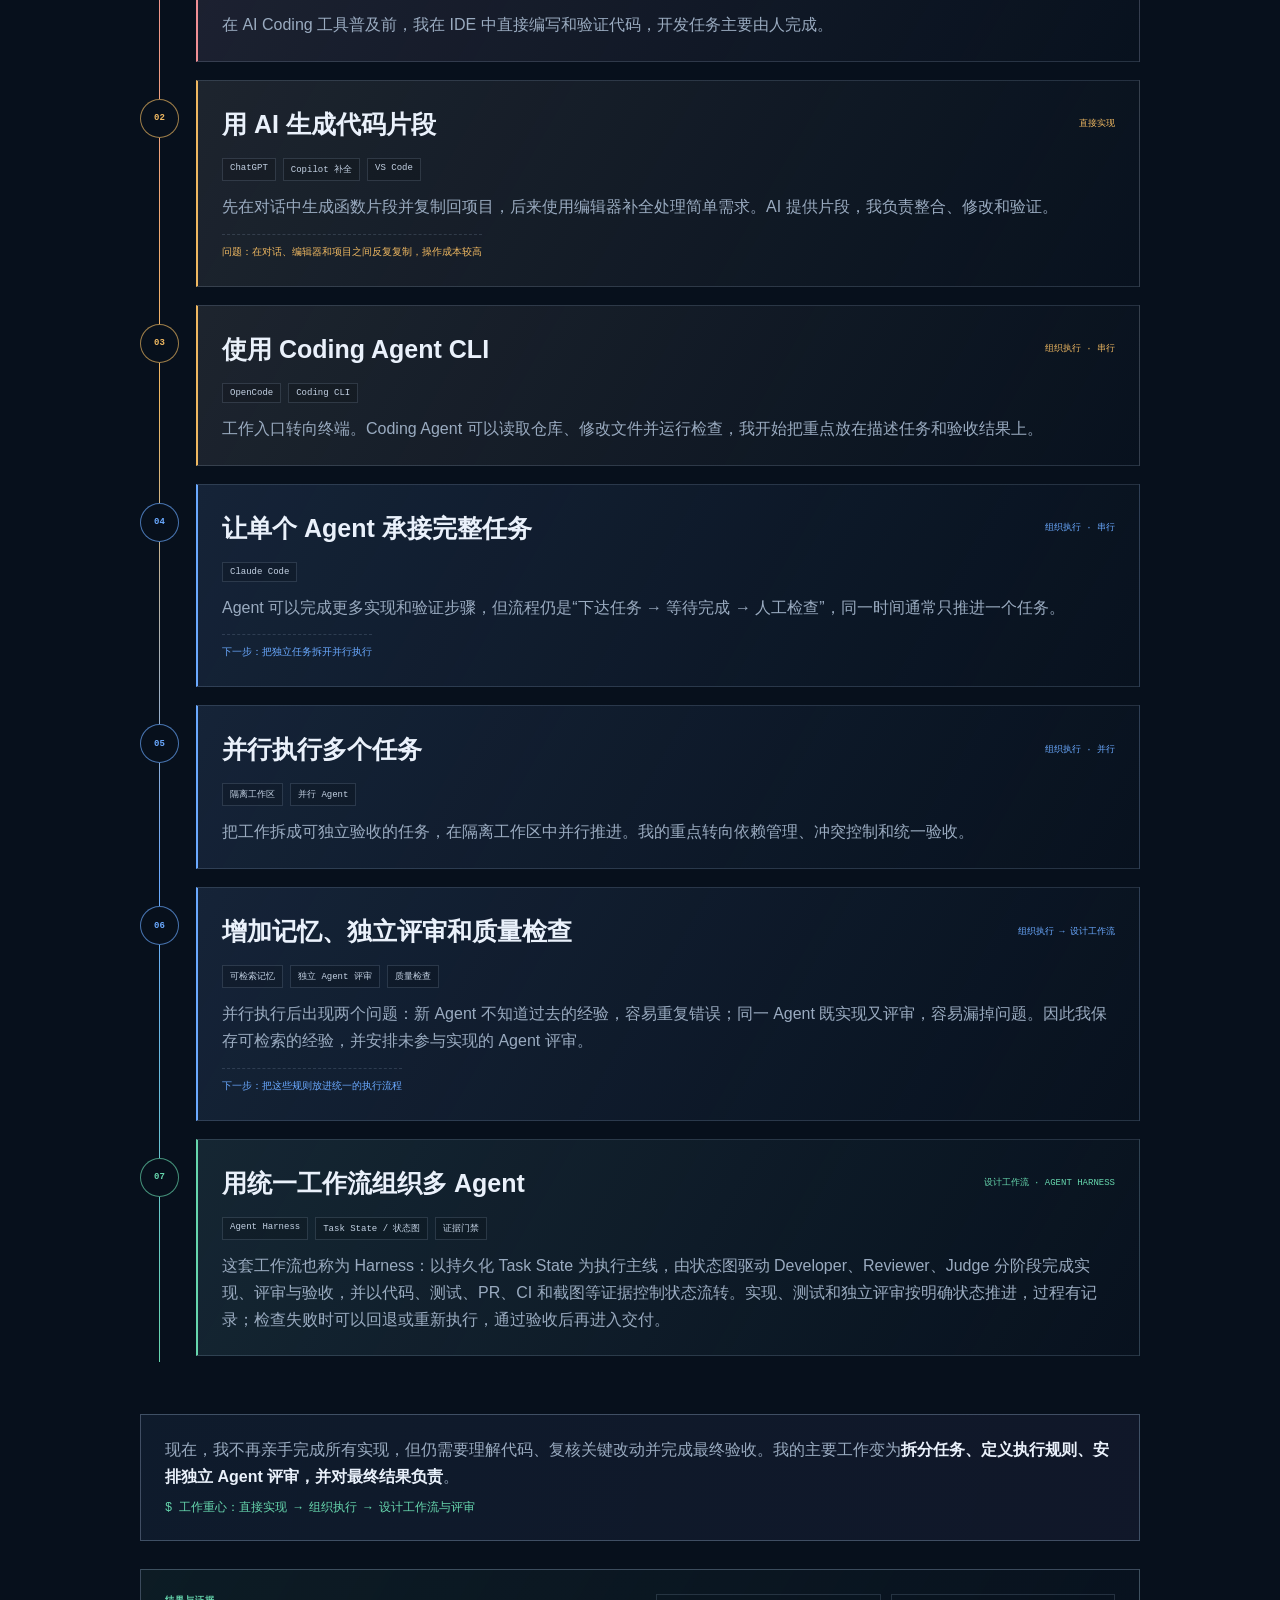
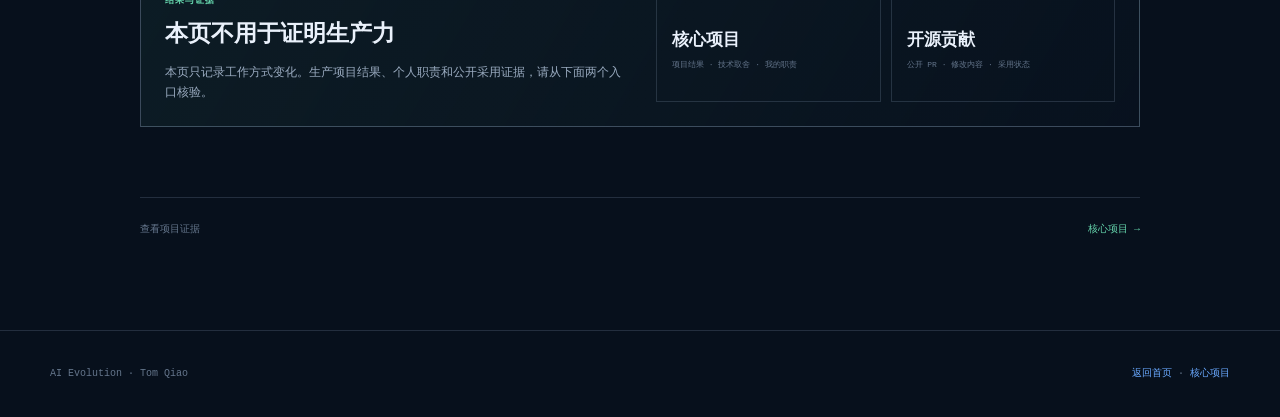
<file: evolution.html>
<!doctype html>
<html lang="zh-CN">
<head>
  <meta charset="utf-8">
  <meta name="viewport" content="width=device-width, initial-scale=1">
  <meta name="theme-color" content="#07101c">
  <meta name="description" content="Tom Qiao 使用 AI 参与开发的七次工作方式变化；工具用量只说明使用规模，不代表生产力或交付质量。">
  <title>AI Evolution — Tom Qiao</title>
  <link rel="stylesheet" href="assets/styles.css">
  <link rel="stylesheet" href="assets/evolution.css">
  <script src="assets/site.js" defer></script>
  <script src="assets/evolution.js" defer></script>
</head>
<body class="evolution-page">
  <header class="site-header">
    <nav class="site-nav" aria-label="主导航">
      <a class="brand" href="index.html"><span class="brand-mark">TQ</span><span>Tom Qiao</span></a>
      <button class="menu-button" type="button" aria-label="打开导航" aria-expanded="false" aria-controls="site-navigation">☰</button>
      <div class="nav-links" id="site-navigation"><a href="index.html">首页</a><a href="projects.html">核心项目</a><a href="opensource.html">开源贡献</a><a href="evolution.html">AI Evolution</a></div>
    </nav>
  </header>

  <main class="evolution-shell">
    <header class="evolution-hero">
      <p class="evo-kicker">个人工作方式记录 · 七次变化</p>
      <h1>从代码补全到<br><span>多 Agent 工作流</span></h1>
      <p>这一页记录我如何从亲手编写大部分代码，逐步转向拆分任务、组织多个 Agent、独立评审和设置证据门禁。它说明工作方式发生了变化，<strong>不证明生产力或交付质量更高</strong>。</p>
    </header>

    <section class="recession" aria-labelledby="recession-title">
      <div class="recession-head"><h2 id="recession-title">直接编写代码的占比 <small>// 定性示意，不是工时统计</small></h2><span>工作重心变化 →</span></div>
      <div class="recession-chart">
        <span class="axis begin">亲手编码为主</span><span class="axis end">以工作流设计 / 评审为主</span>
        <svg viewBox="0 0 700 132" preserveAspectRatio="none" role="img" aria-label="工作重心从亲手编码为主逐步转向工作流设计与评审为主的示意曲线">
          <defs><linearGradient id="evoStroke" x1="0" y1="0" x2="1" y2="0"><stop offset="0" stop-color="#f08f95"/><stop offset=".34" stop-color="#efb861"/><stop offset=".68" stop-color="#6aa9ff"/><stop offset="1" stop-color="#66d6ad"/></linearGradient><linearGradient id="evoFill" x1="0" y1="0" x2="0" y2="1"><stop offset="0" stop-color="#6aa9ff" stop-opacity=".18"/><stop offset="1" stop-color="#6aa9ff" stop-opacity="0"/></linearGradient></defs>
          <path d="M0 10C90 14 120 30 175 44C240 60 250 74 350 86C450 98 470 108 560 116C620 121 660 124 700 126V132H0Z" fill="url(#evoFill)"/>
          <path d="M0 10C90 14 120 30 175 44C240 60 250 74 350 86C450 98 470 108 560 116C620 121 660 124 700 126" fill="none" stroke="url(#evoStroke)" stroke-width="3" stroke-linecap="round"/>
          <g fill="#07101c" stroke-width="2.5"><circle cx="0" cy="10" r="4.5" stroke="#f08f95"/><circle cx="100" cy="19" r="4.5" stroke="#efb861"/><circle cx="200" cy="52" r="4.5" stroke="#efb861"/><circle cx="315" cy="80" r="4.5" stroke="#6aa9ff"/><circle cx="430" cy="95" r="4.5" stroke="#6aa9ff"/><circle cx="560" cy="116" r="4.5" stroke="#66d6ad"/><circle cx="700" cy="126" r="4.5" stroke="#66d6ad"/></g>
        </svg>
      </div>
      <div class="role-bands"><div><b>直接实现</b><span>亲手编写和验证</span></div><div><b>组织执行</b><span>拆分任务并调度 Agent</span></div><div><b>设计工作流</b><span>设置执行规则、评审和证据门禁</span></div></div>
    </section>

    <section class="footprint" aria-labelledby="footprint-title">
      <div class="footprint-head"><div><p>2026 年工具用量</p><h2 id="footprint-title">用量说明 AI 已进入日常开发流程</h2></div><span>用量不代表生产力或交付质量</span></div>
      <div class="footprint-main">
        <div class="token-total"><strong>34.2B</strong><span>tokens</span><small>2026-01-01—07-21 · 67% active days</small></div>
        <div class="heat-area"><div class="heat-months" id="heatMonths" aria-hidden="true"></div><div class="heat-grid" id="tokenHeatmap" aria-label="2026 每日 Token 使用热力图"></div><div class="tool-trace"><span>OpenCode</span><i>→</i><span>Claude Code</span><i>→</i><span>并行执行</span><i>→</i><span>多 Agent 协作</span></div></div>
      </div>
      <div class="activity-stats"><div><b>136 days</b><span>活跃天数</span></div><div><b>25 days</b><span>最长连续使用</span></div><div><b>≈251.4M</b><span>活跃日均 Tokens</span></div></div>
      <p class="methodology-note"><strong>统计方法与限制</strong>统计窗口为 2026-01-01 至 2026-07-21；Token 数为各工具报告或导出用量的汇总。不同工具对缓存、输入与输出 Token 的定义可能不同，因此这些数字只能描述使用规模，不能用于比较生产力或判断交付质量。</p>
      <div class="agent-mix"><div><b>4 类 Coding Agent 的 Token 用量</b><span>用量重心随使用方式变化</span></div><div class="mix-detail"><div class="mix-bar"><i class="m1"></i><i class="m2"></i><i class="m3"></i><i class="m4"></i></div><p><span>Claude Code 32.1B</span><span>Codex 1.3B</span><span>OpenCode 735.2M</span><span>Others 81.0M</span></p></div></div>
    </section>

    <section class="evolution-timeline" aria-label="七轮 AI Coding 迭代">
      <article class="evo-stage pink"><span class="stage-dot">01</span><div class="stage-card"><div class="stage-head"><h2>主要依靠手写代码</h2><span>直接实现</span></div><div class="stage-tools"><code>VS Code</code><code>手写 + 自动补全</code></div><p>在 AI Coding 工具普及前，我在 IDE 中直接编写和验证代码，开发任务主要由人完成。</p></div></article>
      <article class="evo-stage amber"><span class="stage-dot">02</span><div class="stage-card"><div class="stage-head"><h2>用 AI 生成代码片段</h2><span>直接实现</span></div><div class="stage-tools"><code>ChatGPT</code><code>Copilot 补全</code><code>VS Code</code></div><p>先在对话中生成函数片段并复制回项目，后来使用编辑器补全处理简单需求。AI 提供片段，我负责整合、修改和验证。</p><p class="leap">问题：在对话、编辑器和项目之间反复复制，操作成本较高</p></div></article>
      <article class="evo-stage amber"><span class="stage-dot">03</span><div class="stage-card"><div class="stage-head"><h2>使用 Coding Agent CLI</h2><span>组织执行 · 串行</span></div><div class="stage-tools"><code>OpenCode</code><code>Coding CLI</code></div><p>工作入口转向终端。Coding Agent 可以读取仓库、修改文件并运行检查，我开始把重点放在描述任务和验收结果上。</p></div></article>
      <article class="evo-stage blue"><span class="stage-dot">04</span><div class="stage-card"><div class="stage-head"><h2>让单个 Agent 承接完整任务</h2><span>组织执行 · 串行</span></div><div class="stage-tools"><code>Claude Code</code></div><p>Agent 可以完成更多实现和验证步骤，但流程仍是“下达任务 → 等待完成 → 人工检查”，同一时间通常只推进一个任务。</p><p class="leap">下一步：把独立任务拆开并行执行</p></div></article>
      <article class="evo-stage blue"><span class="stage-dot">05</span><div class="stage-card"><div class="stage-head"><h2>并行执行多个任务</h2><span>组织执行 · 并行</span></div><div class="stage-tools"><code>隔离工作区</code><code>并行 Agent</code></div><p>把工作拆成可独立验收的任务，在隔离工作区中并行推进。我的重点转向依赖管理、冲突控制和统一验收。</p></div></article>
      <article class="evo-stage blue"><span class="stage-dot">06</span><div class="stage-card"><div class="stage-head"><h2>增加记忆、独立评审和质量检查</h2><span>组织执行 → 设计工作流</span></div><div class="stage-tools"><code>可检索记忆</code><code>独立 Agent 评审</code><code>质量检查</code></div><p>并行执行后出现两个问题：新 Agent 不知道过去的经验，容易重复错误；同一 Agent 既实现又评审，容易漏掉问题。因此我保存可检索的经验，并安排未参与实现的 Agent 评审。</p><p class="leap">下一步：把这些规则放进统一的执行流程</p></div></article>
      <article class="evo-stage mint"><span class="stage-dot">07</span><div class="stage-card"><div class="stage-head"><h2>用统一工作流组织多 Agent</h2><span>设计工作流 · Agent Harness</span></div><div class="stage-tools"><code>Agent Harness</code><code>Task State / 状态图</code><code>证据门禁</code></div><p>这套工作流也称为 Harness：以持久化 Task State 为执行主线，由状态图驱动 Developer、Reviewer、Judge 分阶段完成实现、评审与验收，并以代码、测试、PR、CI 和截图等证据控制状态流转。实现、测试和独立评审按明确状态推进，过程有记录；检查失败时可以回退或重新执行，通过验收后再进入交付。</p></div></article>
    </section>

    <aside class="evo-terminal">现在，我不再亲手完成所有实现，但仍需要理解代码、复核关键改动并完成最终验收。我的主要工作变为<strong>拆分任务、定义执行规则、安排独立 Agent 评审，并对最终结果负责</strong>。<code>$ 工作重心：直接实现 → 组织执行 → 设计工作流与评审</code></aside>

    <section class="evidence-bridge" aria-labelledby="evidence-bridge-title">
      <div><p>结果与证据</p><h2 id="evidence-bridge-title">本页不用于证明生产力</h2><span>本页只记录工作方式变化。生产项目结果、个人职责和公开采用证据，请从下面两个入口核验。</span></div>
      <div class="evidence-links"><a href="projects.html"><b>核心项目</b><small>项目结果 · 技术取舍 · 我的职责</small></a><a href="opensource.html"><b>开源贡献</b><small>公开 PR · 修改内容 · 采用状态</small></a></div>
    </section>

    <nav class="next-route" aria-label="下一页"><span>查看项目证据</span><a href="projects.html">核心项目 →</a></nav>
  </main>

  <footer class="site-footer"><div class="site-footer-inner"><span>AI Evolution · Tom Qiao</span><span><a href="index.html">返回首页</a> · <a href="projects.html">核心项目</a></span></div></footer>
</body>
</html>
</file>
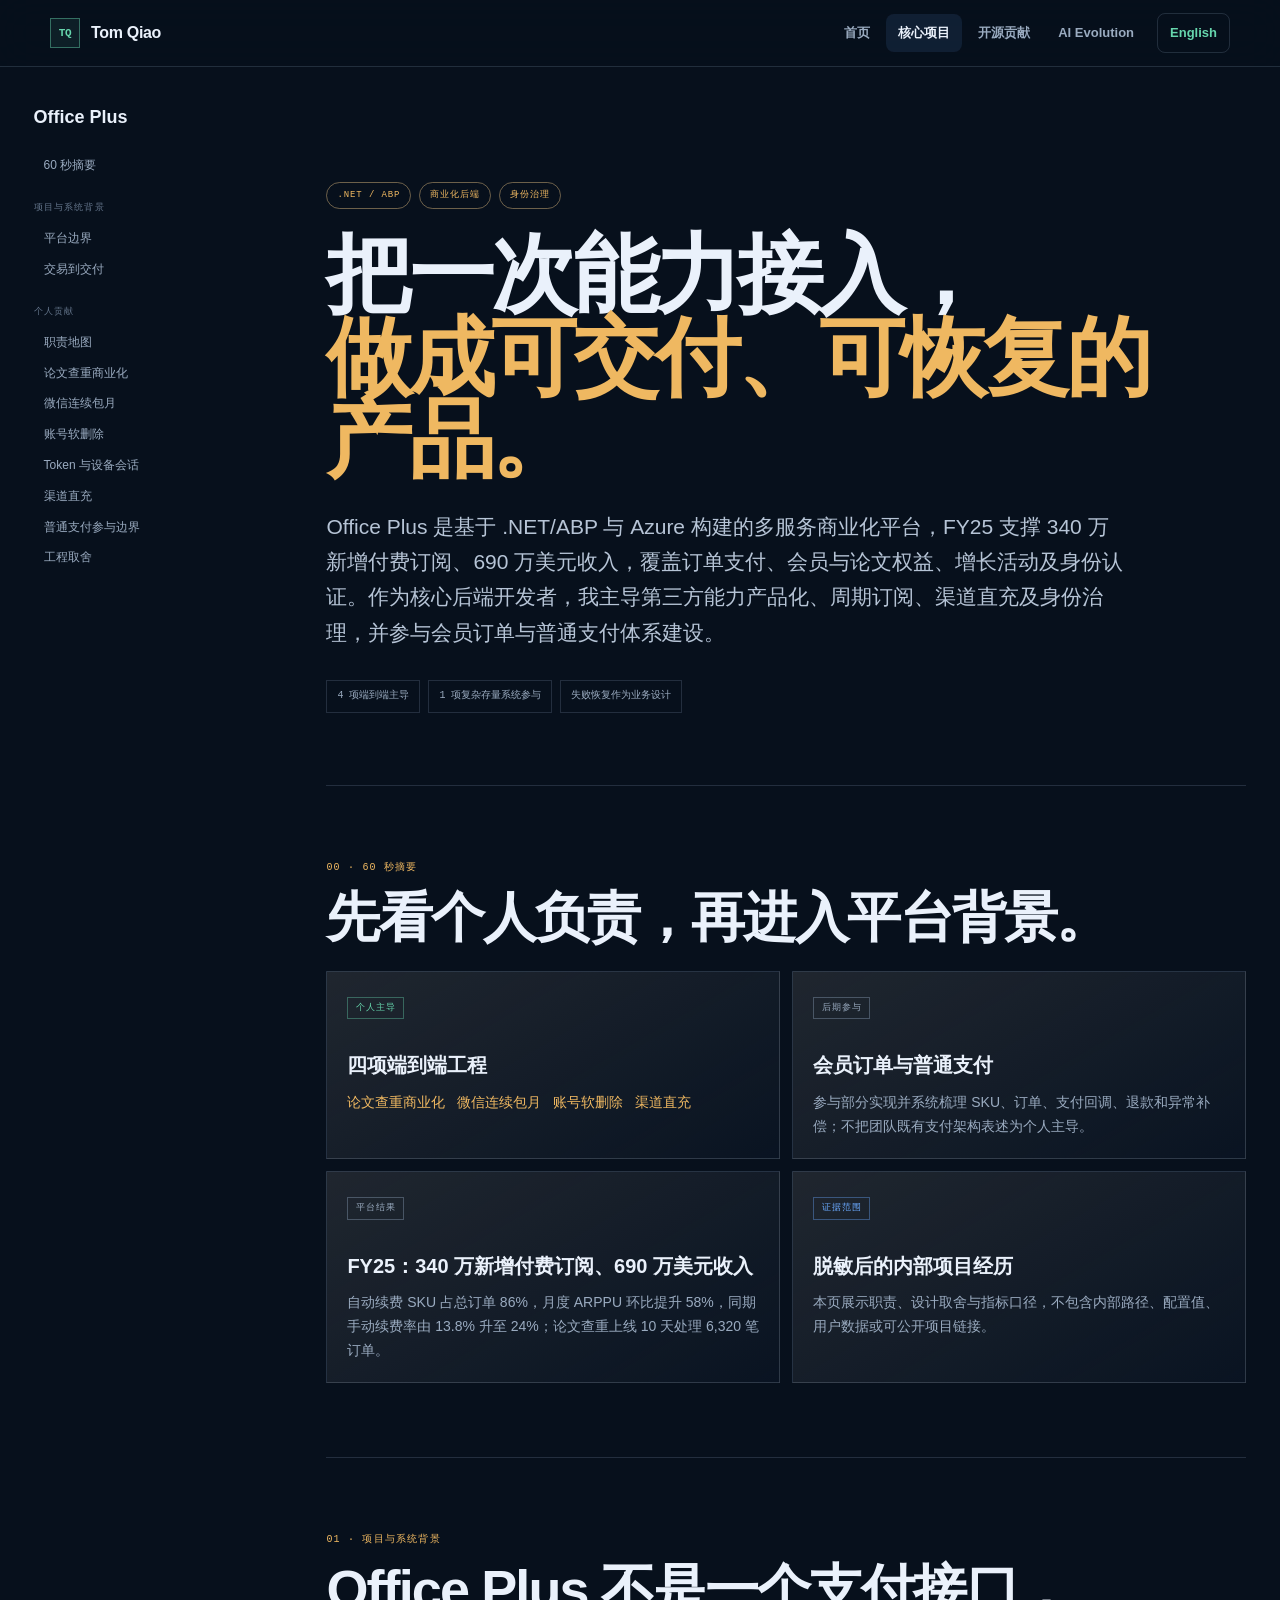
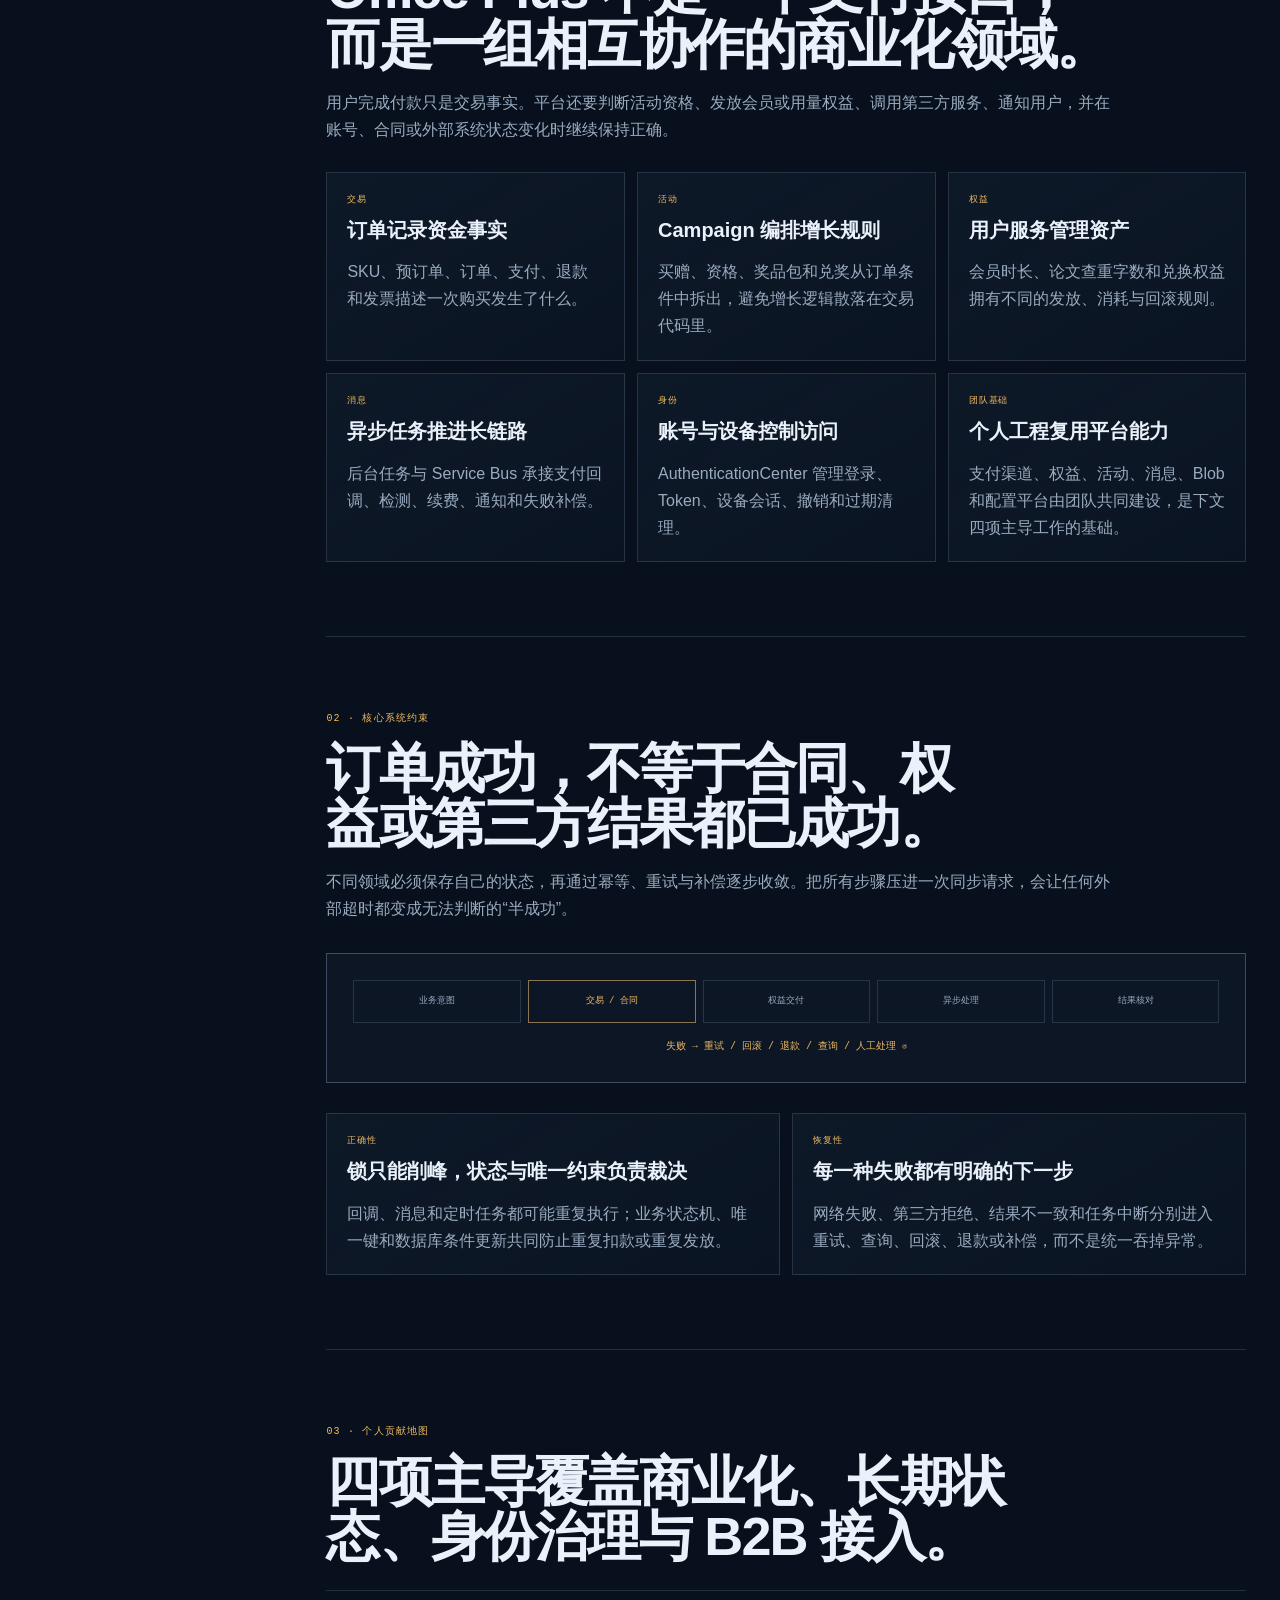
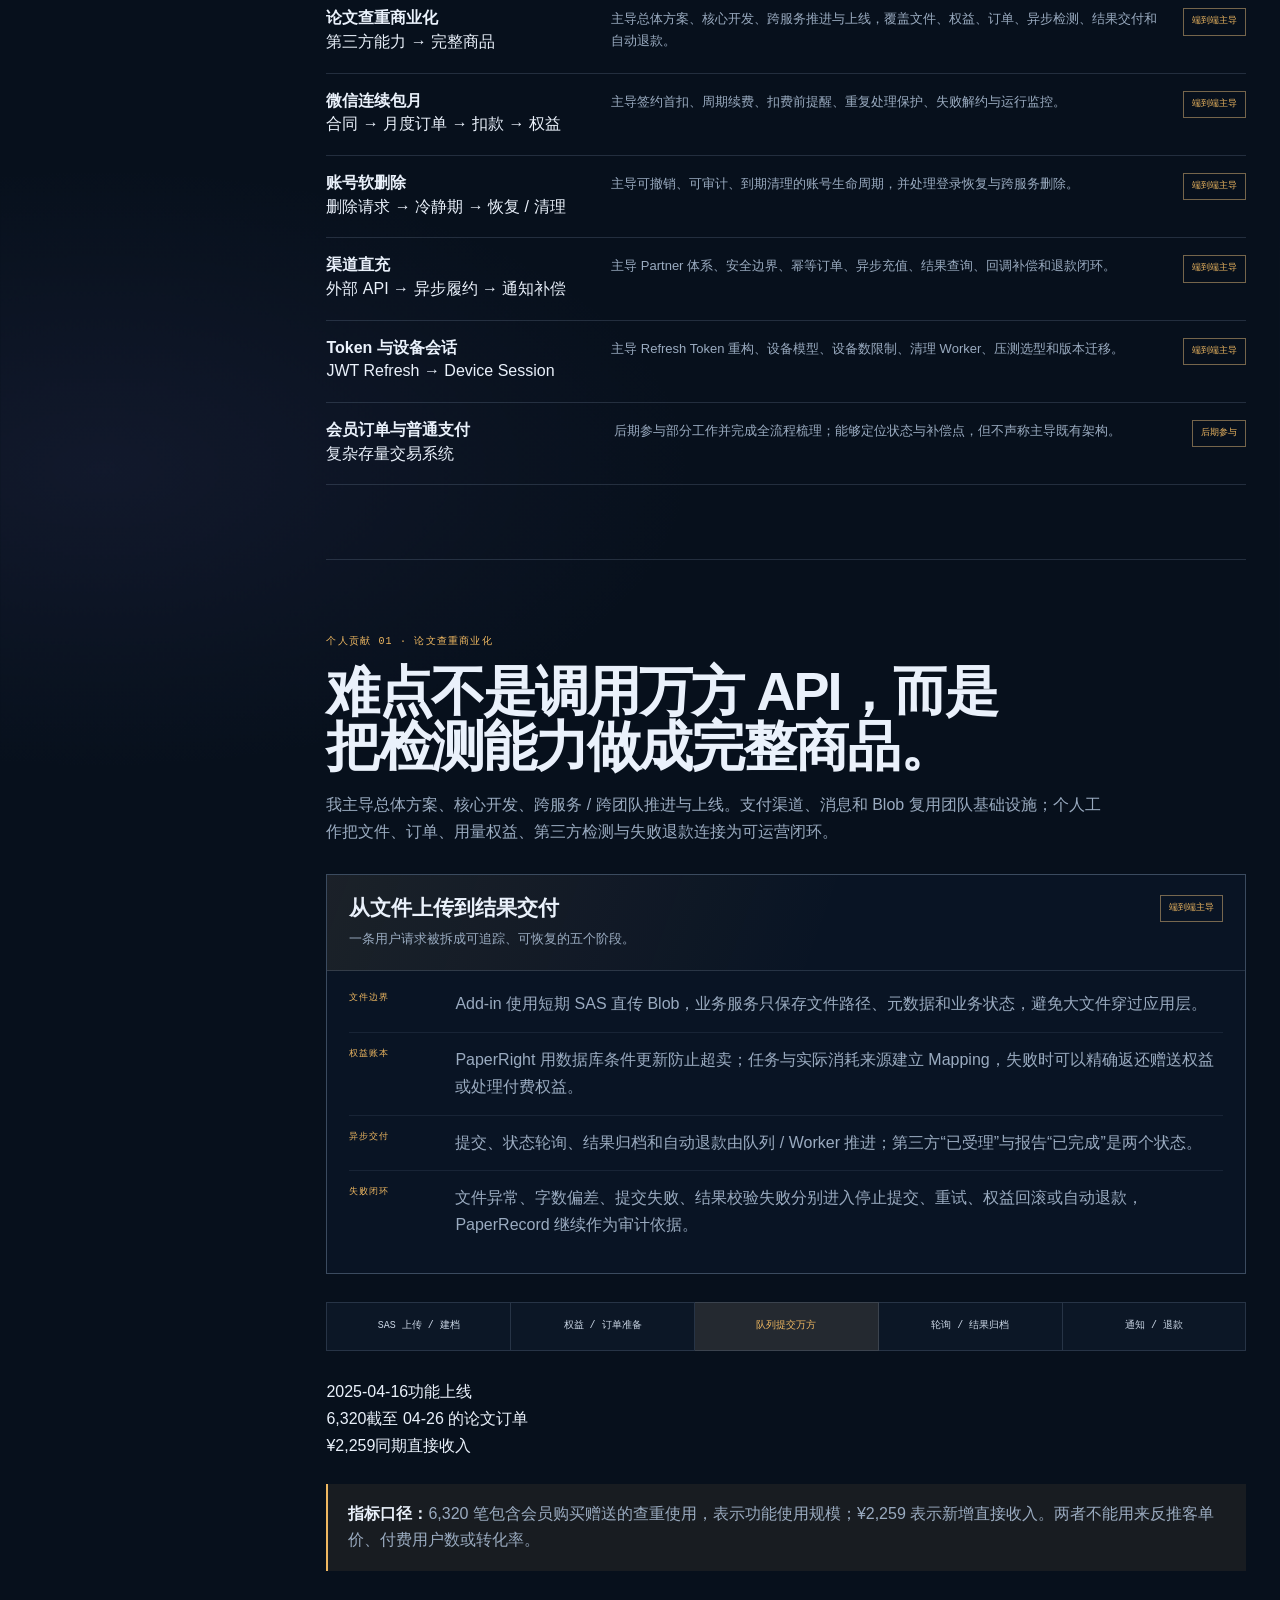
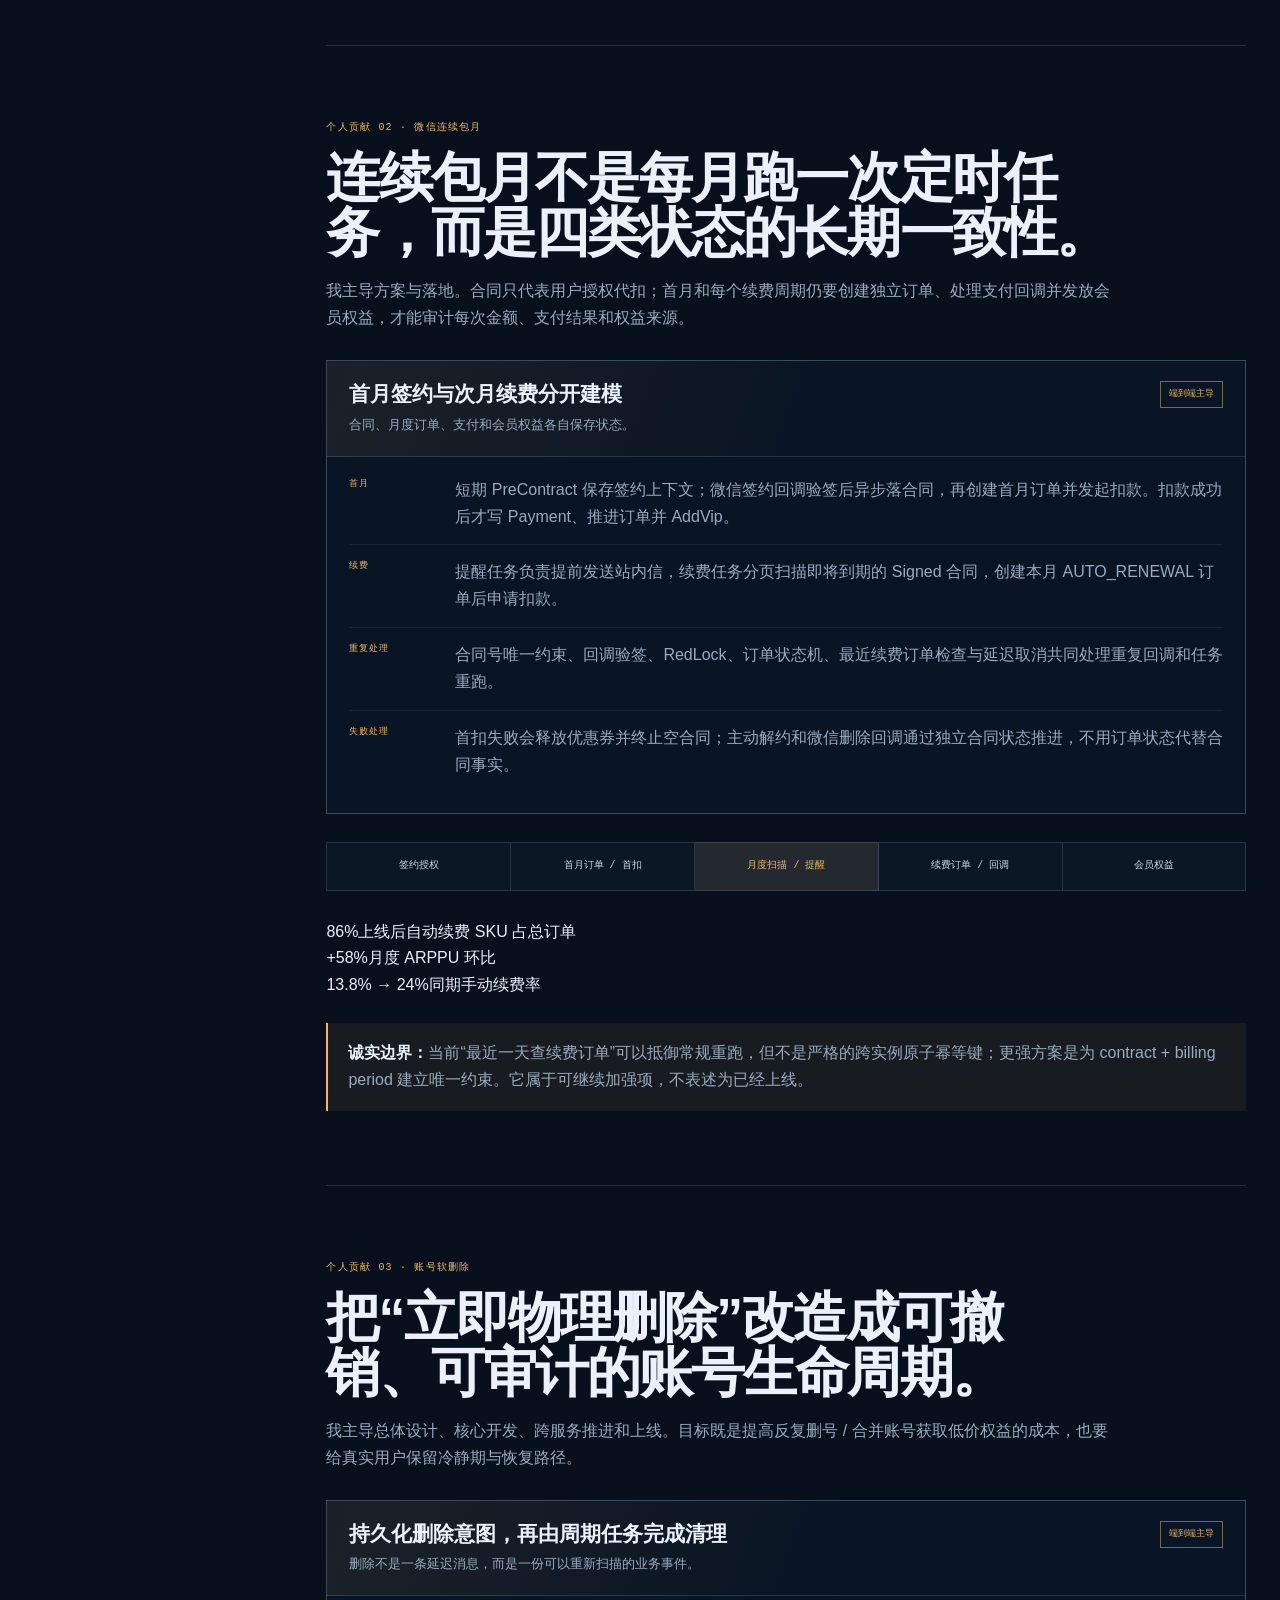
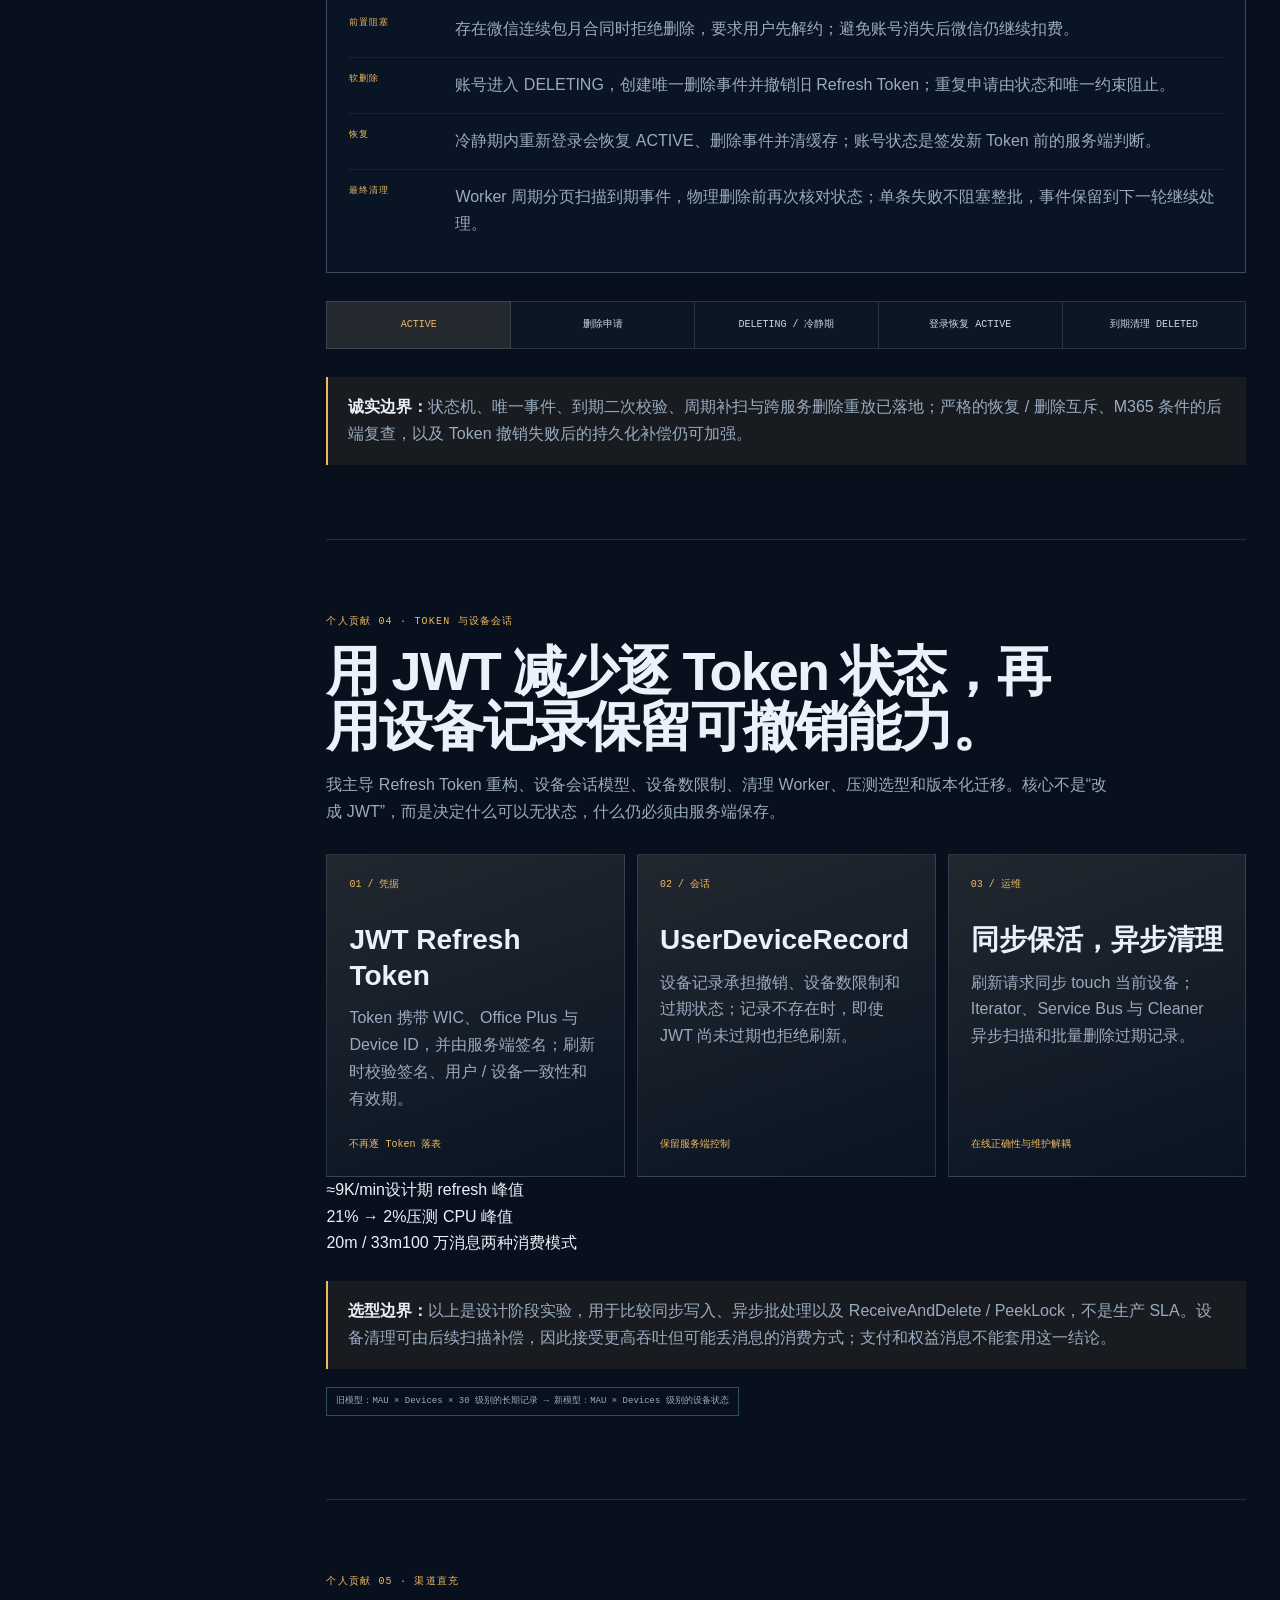
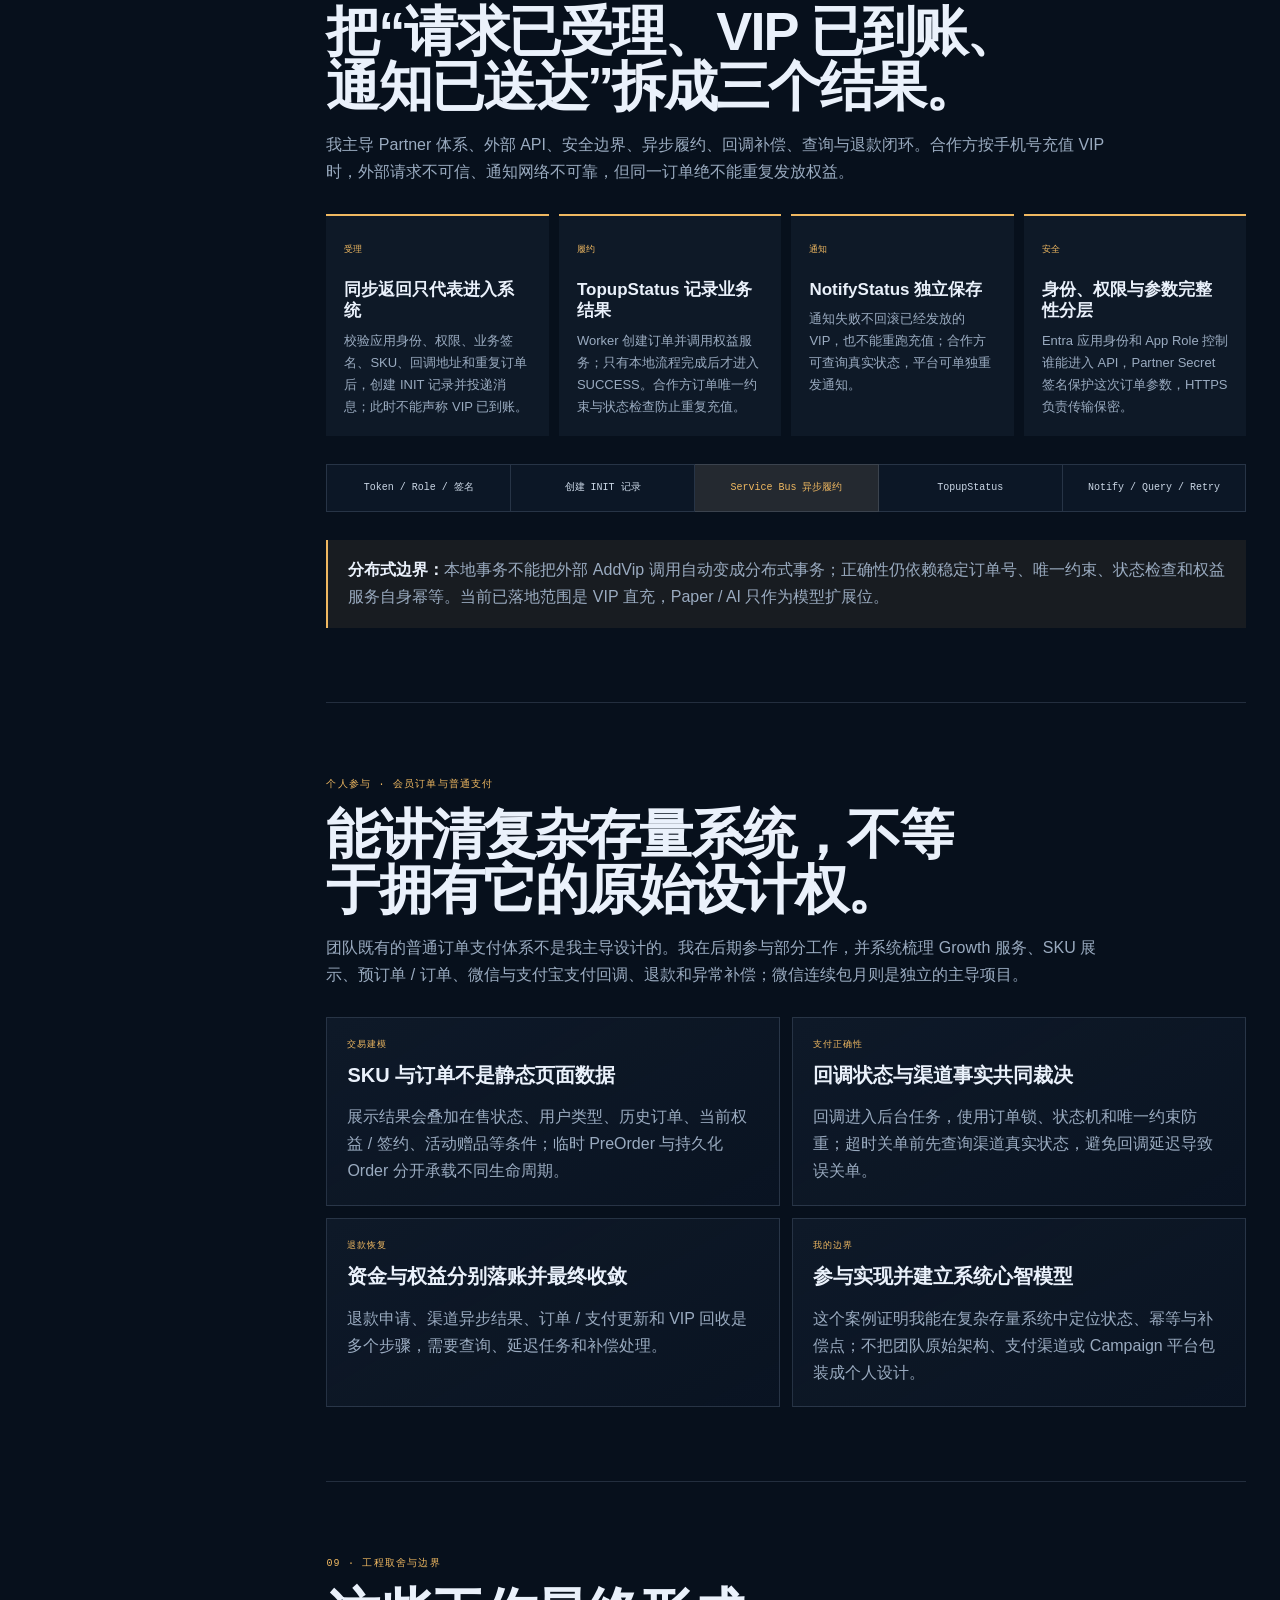
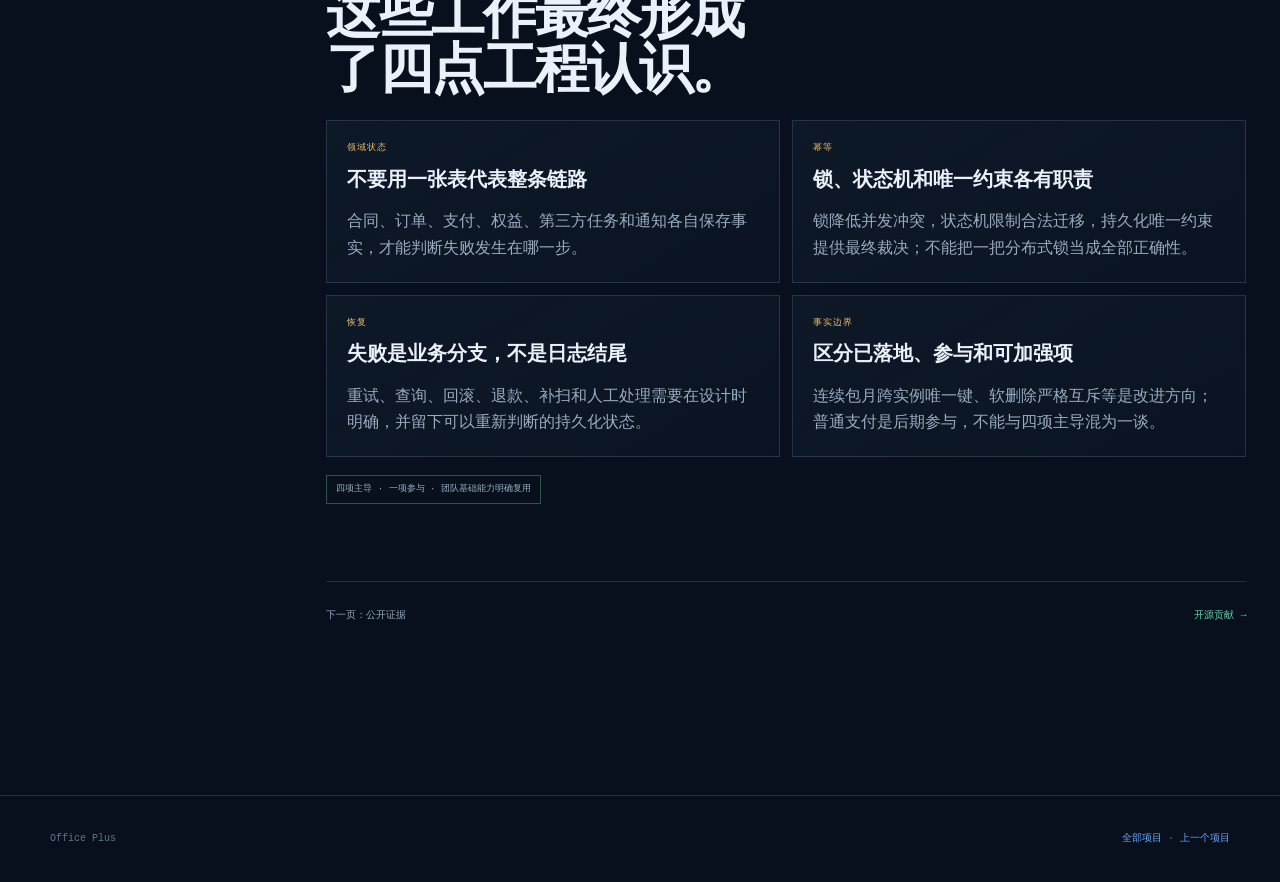
<file: office-plus.html>
<!doctype html>
<html lang="zh-CN">
<head>
  <meta charset="utf-8"><meta name="viewport" content="width=device-width, initial-scale=1"><meta name="theme-color" content="#07101c">
  <meta name="description" content="Office Plus 商业化后端与身份治理案例：论文查重、微信连续包月、渠道直充、账号软删除、Token 与设备会话，以及普通支付参与边界。">
  <title>Office Plus — Tom Qiao</title>
  <link rel="stylesheet" href="assets/styles.css"><link rel="stylesheet" href="assets/longform.css"><script src="assets/site.js" defer></script>
</head>
<body class="longform-page office-plus">
  <header class="site-header"><nav class="site-nav" aria-label="主导航"><a class="brand" href="index.html"><span class="brand-mark">TQ</span><span>Tom Qiao</span></a><button class="menu-button" type="button" aria-label="打开导航" aria-expanded="false" aria-controls="site-navigation">☰</button><div class="nav-links" id="site-navigation"><a href="index.html">首页</a><a href="projects.html">核心项目</a><a href="opensource.html">开源贡献</a><a href="evolution.html">AI Evolution</a></div></nav></header>
  <main class="longform-wrap"><div class="doc-layout">
    <aside class="doc-toc" data-toc aria-label="本页目录"><div class="doc-toc-title">Office Plus</div><span class="toc-scroll-hint" aria-hidden="true">横滑查看更多 →</span><a href="#brief">60 秒摘要</a><div class="doc-toc-group">项目与系统背景</div><a href="#context">平台边界</a><a href="#delivery">交易到交付</a><div class="doc-toc-group">个人贡献</div><a href="#ownership">职责地图</a><a href="#paper">论文查重商业化</a><a href="#subscription">微信连续包月</a><a href="#deletion">账号软删除</a><a href="#token">Token 与设备会话</a><a href="#partner">渠道直充</a><a href="#payment">普通支付参与边界</a><a href="#principles">工程取舍</a></aside>
    <div class="doc-main">
      <header class="doc-hero"><div class="doc-hero-label"><span class="doc-chip">.NET / ABP</span><span class="doc-chip">商业化后端</span><span class="doc-chip">身份治理</span></div><h1 class="doc-title">把一次能力接入，<br><span class="accent">做成可交付、可恢复的产品。</span></h1><p class="doc-lead">Office Plus 是基于 .NET/ABP 与 Azure 构建的多服务商业化平台，FY25 支撑 340 万新增付费订阅、690 万美元收入，覆盖订单支付、会员与论文权益、增长活动及身份认证。作为核心后端开发者，我主导第三方能力产品化、周期订阅、渠道直充及身份治理，并参与会员订单与普通支付体系建设。</p><div class="fact-ledger"><span>4 项端到端主导</span><span>1 项复杂存量系统参与</span><span>失败恢复作为业务设计</span></div></header>

      <section class="doc-section interviewer-brief" id="brief"><span class="section-label">00 · 60 秒摘要</span><h2>先看个人负责，再进入平台背景。</h2><div class="brief-grid"><article class="brief-card"><span class="brief-label ownership">个人主导</span><h3>四项端到端工程</h3><p class="brief-links"><a href="#paper">论文查重商业化</a><a href="#subscription">微信连续包月</a><a href="#deletion">账号软删除</a><a href="#partner">渠道直充</a></p></article><article class="brief-card"><span class="brief-label">后期参与</span><h3>会员订单与普通支付</h3><p>参与部分实现并系统梳理 SKU、订单、支付回调、退款和异常补偿；不把团队既有支付架构表述为个人主导。</p></article><article class="brief-card"><span class="brief-label">平台结果</span><h3>FY25：340 万新增付费订阅、690 万美元收入</h3><p>自动续费 SKU 占总订单 86%，月度 ARPPU 环比提升 58%，同期手动续费率由 13.8% 升至 24%；论文查重上线 10 天处理 6,320 笔订单。</p></article><article class="brief-card"><span class="brief-label evidence">证据范围</span><h3>脱敏后的内部项目经历</h3><p>本页展示职责、设计取舍与指标口径，不包含内部路径、配置值、用户数据或可公开项目链接。</p></article></div></section>

      <section class="doc-section" id="context"><span class="section-label">01 · 项目与系统背景</span><h2>Office Plus 不是一个支付接口，而是一组相互协作的商业化领域。</h2><p class="section-intro">用户完成付款只是交易事实。平台还要判断活动资格、发放会员或用量权益、调用第三方服务、通知用户，并在账号、合同或外部系统状态变化时继续保持正确。</p><div class="prose-grid three"><article class="info-card"><span class="card-kicker">交易</span><h3>订单记录资金事实</h3><p>SKU、预订单、订单、支付、退款和发票描述一次购买发生了什么。</p></article><article class="info-card"><span class="card-kicker">活动</span><h3>Campaign 编排增长规则</h3><p>买赠、资格、奖品包和兑奖从订单条件中拆出，避免增长逻辑散落在交易代码里。</p></article><article class="info-card"><span class="card-kicker">权益</span><h3>用户服务管理资产</h3><p>会员时长、论文查重字数和兑换权益拥有不同的发放、消耗与回滚规则。</p></article><article class="info-card"><span class="card-kicker">消息</span><h3>异步任务推进长链路</h3><p>后台任务与 Service Bus 承接支付回调、检测、续费、通知和失败补偿。</p></article><article class="info-card"><span class="card-kicker">身份</span><h3>账号与设备控制访问</h3><p>AuthenticationCenter 管理登录、Token、设备会话、撤销和过期清理。</p></article><article class="info-card"><span class="card-kicker">团队基础</span><h3>个人工程复用平台能力</h3><p>支付渠道、权益、活动、消息、Blob 和配置平台由团队共同建设，是下文四项主导工作的基础。</p></article></div></section>

      <section class="doc-section" id="delivery"><span class="section-label">02 · 核心系统约束</span><h2>订单成功，不等于合同、权益或第三方结果都已成功。</h2><p class="section-intro">不同领域必须保存自己的状态，再通过幂等、重试与补偿逐步收敛。把所有步骤压进一次同步请求，会让任何外部超时都变成无法判断的“半成功”。</p><div class="state-loop"><div class="state-loop-line"><div class="state">业务意图</div><div class="state current">交易 / 合同</div><div class="state">权益交付</div><div class="state">异步处理</div><div class="state">结果核对</div></div><div class="loop-return">失败 → 重试 / 回滚 / 退款 / 查询 / 人工处理 ↺</div></div><div class="prose-grid"><article class="decision-card"><span class="card-kicker">正确性</span><h3>锁只能削峰，状态与唯一约束负责裁决</h3><p>回调、消息和定时任务都可能重复执行；业务状态机、唯一键和数据库条件更新共同防止重复扣款或重复发放。</p></article><article class="decision-card"><span class="card-kicker">恢复性</span><h3>每一种失败都有明确的下一步</h3><p>网络失败、第三方拒绝、结果不一致和任务中断分别进入重试、查询、回滚、退款或补偿，而不是统一吞掉异常。</p></article></div></section>

      <section class="doc-section" id="ownership"><span class="section-label">03 · 个人贡献地图</span><h2>四项主导覆盖商业化、长期状态、身份治理与 B2B 接入。</h2><div class="evidence-ledger"><div class="evidence-row"><div><h3>论文查重商业化</h3><span>第三方能力 → 完整商品</span></div><p>主导总体方案、核心开发、跨服务推进与上线，覆盖文件、权益、订单、异步检测、结果交付和自动退款。</p><span class="status">端到端主导</span></div><div class="evidence-row"><div><h3>微信连续包月</h3><span>合同 → 月度订单 → 扣款 → 权益</span></div><p>主导签约首扣、周期续费、扣费前提醒、重复处理保护、失败解约与运行监控。</p><span class="status">端到端主导</span></div><div class="evidence-row"><div><h3>账号软删除</h3><span>删除请求 → 冷静期 → 恢复 / 清理</span></div><p>主导可撤销、可审计、到期清理的账号生命周期，并处理登录恢复与跨服务删除。</p><span class="status">端到端主导</span></div><div class="evidence-row"><div><h3>渠道直充</h3><span>外部 API → 异步履约 → 通知补偿</span></div><p>主导 Partner 体系、安全边界、幂等订单、异步充值、结果查询、回调补偿和退款闭环。</p><span class="status">端到端主导</span></div><div class="evidence-row"><div><h3>Token 与设备会话</h3><span>JWT Refresh → Device Session</span></div><p>主导 Refresh Token 重构、设备模型、设备数限制、清理 Worker、压测选型和版本迁移。</p><span class="status">端到端主导</span></div><div class="evidence-row"><div><h3>会员订单与普通支付</h3><span>复杂存量交易系统</span></div><p>后期参与部分工作并完成全流程梳理；能够定位状态与补偿点，但不声称主导既有架构。</p><span class="status">后期参与</span></div></div></section>

      <section class="doc-section" id="paper"><span class="section-label">个人贡献 01 · 论文查重商业化</span><h2>难点不是调用万方 API，而是把检测能力做成完整商品。</h2><p class="section-intro">我主导总体方案、核心开发、跨服务 / 跨团队推进与上线。支付渠道、消息和 Blob 复用团队基础设施；个人工作把文件、订单、用量权益、第三方检测与失败退款连接为可运营闭环。</p><article class="case-study"><header class="case-head"><div><h3>从文件上传到结果交付</h3><p>一条用户请求被拆成可追踪、可恢复的五个阶段。</p></div><span class="status">端到端主导</span></header><div class="case-body"><div class="case-row"><span class="case-label">文件边界</span><p>Add-in 使用短期 SAS 直传 Blob，业务服务只保存文件路径、元数据和业务状态，避免大文件穿过应用层。</p></div><div class="case-row"><span class="case-label">权益账本</span><p>PaperRight 用数据库条件更新防止超卖；任务与实际消耗来源建立 Mapping，失败时可以精确返还赠送权益或处理付费权益。</p></div><div class="case-row"><span class="case-label">异步交付</span><p>提交、状态轮询、结果归档和自动退款由队列 / Worker 推进；第三方“已受理”与报告“已完成”是两个状态。</p></div><div class="case-row"><span class="case-label">失败闭环</span><p>文件异常、字数偏差、提交失败、结果校验失败分别进入停止提交、重试、权益回滚或自动退款，PaperRecord 继续作为审计依据。</p></div></div></article><div class="flow-strip"><div class="flow-node">SAS 上传 / 建档</div><div class="flow-node">权益 / 订单准备</div><div class="flow-node active">队列提交万方</div><div class="flow-node">轮询 / 结果归档</div><div class="flow-node">通知 / 退款</div></div><div class="metric-strip"><div class="metric"><span class="n">2025-04-16</span><span class="l">功能上线</span></div><div class="metric"><span class="n">6,320</span><span class="l">截至 04-26 的论文订单</span></div><div class="metric"><span class="n">¥2,259</span><span class="l">同期直接收入</span></div></div><p class="signal-note"><strong>指标口径：</strong>6,320 笔包含会员购买赠送的查重使用，表示功能使用规模；¥2,259 表示新增直接收入。两者不能用来反推客单价、付费用户数或转化率。</p></section>

      <section class="doc-section" id="subscription"><span class="section-label">个人贡献 02 · 微信连续包月</span><h2>连续包月不是每月跑一次定时任务，而是四类状态的长期一致性。</h2><p class="section-intro">我主导方案与落地。合同只代表用户授权代扣；首月和每个续费周期仍要创建独立订单、处理支付回调并发放会员权益，才能审计每次金额、支付结果和权益来源。</p><article class="case-study"><header class="case-head"><div><h3>首月签约与次月续费分开建模</h3><p>合同、月度订单、支付和会员权益各自保存状态。</p></div><span class="status">端到端主导</span></header><div class="case-body"><div class="case-row"><span class="case-label">首月</span><p>短期 PreContract 保存签约上下文；微信签约回调验签后异步落合同，再创建首月订单并发起扣款。扣款成功后才写 Payment、推进订单并 AddVip。</p></div><div class="case-row"><span class="case-label">续费</span><p>提醒任务负责提前发送站内信，续费任务分页扫描即将到期的 Signed 合同，创建本月 AUTO_RENEWAL 订单后申请扣款。</p></div><div class="case-row"><span class="case-label">重复处理</span><p>合同号唯一约束、回调验签、RedLock、订单状态机、最近续费订单检查与延迟取消共同处理重复回调和任务重跑。</p></div><div class="case-row"><span class="case-label">失败处理</span><p>首扣失败会释放优惠券并终止空合同；主动解约和微信删除回调通过独立合同状态推进，不用订单状态代替合同事实。</p></div></div></article><div class="flow-strip"><div class="flow-node">签约授权</div><div class="flow-node">首月订单 / 首扣</div><div class="flow-node active">月度扫描 / 提醒</div><div class="flow-node">续费订单 / 回调</div><div class="flow-node">会员权益</div></div><div class="metric-strip"><div class="metric"><span class="n">86%</span><span class="l">上线后自动续费 SKU 占总订单</span></div><div class="metric"><span class="n">+58%</span><span class="l">月度 ARPPU 环比</span></div><div class="metric"><span class="n">13.8% → 24%</span><span class="l">同期手动续费率</span></div></div><p class="signal-note"><strong>诚实边界：</strong>当前“最近一天查续费订单”可以抵御常规重跑，但不是严格的跨实例原子幂等键；更强方案是为 contract + billing period 建立唯一约束。它属于可继续加强项，不表述为已经上线。</p></section>

      <section class="doc-section" id="deletion"><span class="section-label">个人贡献 03 · 账号软删除</span><h2>把“立即物理删除”改造成可撤销、可审计的账号生命周期。</h2><p class="section-intro">我主导总体设计、核心开发、跨服务推进和上线。目标既是提高反复删号 / 合并账号获取低价权益的成本，也要给真实用户保留冷静期与恢复路径。</p><article class="case-study"><header class="case-head"><div><h3>持久化删除意图，再由周期任务完成清理</h3><p>删除不是一条延迟消息，而是一份可以重新扫描的业务事件。</p></div><span class="status">端到端主导</span></header><div class="case-body"><div class="case-row"><span class="case-label">前置阻塞</span><p>存在微信连续包月合同时拒绝删除，要求用户先解约；避免账号消失后微信仍继续扣费。</p></div><div class="case-row"><span class="case-label">软删除</span><p>账号进入 DELETING，创建唯一删除事件并撤销旧 Refresh Token；重复申请由状态和唯一约束阻止。</p></div><div class="case-row"><span class="case-label">恢复</span><p>冷静期内重新登录会恢复 ACTIVE、删除事件并清缓存；账号状态是签发新 Token 前的服务端判断。</p></div><div class="case-row"><span class="case-label">最终清理</span><p>Worker 周期分页扫描到期事件，物理删除前再次核对状态；单条失败不阻塞整批，事件保留到下一轮继续处理。</p></div></div></article><div class="flow-strip"><div class="flow-node active">ACTIVE</div><div class="flow-node">删除申请</div><div class="flow-node">DELETING / 冷静期</div><div class="flow-node">登录恢复 ACTIVE</div><div class="flow-node">到期清理 DELETED</div></div><p class="signal-note"><strong>诚实边界：</strong>状态机、唯一事件、到期二次校验、周期补扫与跨服务删除重放已落地；严格的恢复 / 删除互斥、M365 条件的后端复查，以及 Token 撤销失败后的持久化补偿仍可加强。</p></section>

      <section class="doc-section" id="token"><span class="section-label">个人贡献 04 · Token 与设备会话</span><h2>用 JWT 减少逐 Token 状态，再用设备记录保留可撤销能力。</h2><p class="section-intro">我主导 Refresh Token 重构、设备会话模型、设备数限制、清理 Worker、压测选型和版本化迁移。核心不是“改成 JWT”，而是决定什么可以无状态，什么仍必须由服务端保存。</p><div class="pillar-grid"><article class="pillar"><span class="pillar-no">01 / 凭据</span><h3>JWT Refresh Token</h3><p>Token 携带 WIC、Office Plus 与 Device ID，并由服务端签名；刷新时校验签名、用户 / 设备一致性和有效期。</p><span class="pillar-result">不再逐 Token 落表</span></article><article class="pillar"><span class="pillar-no">02 / 会话</span><h3>UserDeviceRecord</h3><p>设备记录承担撤销、设备数限制和过期状态；记录不存在时，即使 JWT 尚未过期也拒绝刷新。</p><span class="pillar-result">保留服务端控制</span></article><article class="pillar"><span class="pillar-no">03 / 运维</span><h3>同步保活，异步清理</h3><p>刷新请求同步 touch 当前设备；Iterator、Service Bus 与 Cleaner 异步扫描和批量删除过期记录。</p><span class="pillar-result">在线正确性与维护解耦</span></article></div><div class="metric-strip"><div class="metric"><span class="n">≈9K/min</span><span class="l">设计期 refresh 峰值</span></div><div class="metric"><span class="n">21% → 2%</span><span class="l">压测 CPU 峰值</span></div><div class="metric"><span class="n">20m / 33m</span><span class="l">100 万消息两种消费模式</span></div></div><p class="signal-note"><strong>选型边界：</strong>以上是设计阶段实验，用于比较同步写入、异步批处理以及 ReceiveAndDelete / PeekLock，不是生产 SLA。设备清理可由后续扫描补偿，因此接受更高吞吐但可能丢消息的消费方式；支付和权益消息不能套用这一结论。</p><p class="ownership-note">旧模型：MAU × Devices × 30 级别的长期记录 → 新模型：MAU × Devices 级别的设备状态</p></section>

      <section class="doc-section" id="partner"><span class="section-label">个人贡献 05 · 渠道直充</span><h2>把“请求已受理、VIP 已到账、通知已送达”拆成三个结果。</h2><p class="section-intro">我主导 Partner 体系、外部 API、安全边界、异步履约、回调补偿、查询与退款闭环。合作方按手机号充值 VIP 时，外部请求不可信、通知网络不可靠，但同一订单绝不能重复发放权益。</p><div class="gate-grid"><article class="gate"><span>受理</span><h3>同步返回只代表进入系统</h3><p>校验应用身份、权限、业务签名、SKU、回调地址和重复订单后，创建 INIT 记录并投递消息；此时不能声称 VIP 已到账。</p></article><article class="gate"><span>履约</span><h3>TopupStatus 记录业务结果</h3><p>Worker 创建订单并调用权益服务；只有本地流程完成后才进入 SUCCESS。合作方订单唯一约束与状态检查防止重复充值。</p></article><article class="gate"><span>通知</span><h3>NotifyStatus 独立保存</h3><p>通知失败不回滚已经发放的 VIP，也不能重跑充值；合作方可查询真实状态，平台可单独重发通知。</p></article><article class="gate"><span>安全</span><h3>身份、权限与参数完整性分层</h3><p>Entra 应用身份和 App Role 控制谁能进入 API，Partner Secret 签名保护这次订单参数，HTTPS 负责传输保密。</p></article></div><div class="flow-strip"><div class="flow-node">Token / Role / 签名</div><div class="flow-node">创建 INIT 记录</div><div class="flow-node active">Service Bus 异步履约</div><div class="flow-node">TopupStatus</div><div class="flow-node">Notify / Query / Retry</div></div><p class="signal-note"><strong>分布式边界：</strong>本地事务不能把外部 AddVip 调用自动变成分布式事务；正确性仍依赖稳定订单号、唯一约束、状态检查和权益服务自身幂等。当前已落地范围是 VIP 直充，Paper / AI 只作为模型扩展位。</p></section>

      <section class="doc-section" id="payment"><span class="section-label">个人参与 · 会员订单与普通支付</span><h2>能讲清复杂存量系统，不等于拥有它的原始设计权。</h2><p class="section-intro">团队既有的普通订单支付体系不是我主导设计的。我在后期参与部分工作，并系统梳理 Growth 服务、SKU 展示、预订单 / 订单、微信与支付宝支付回调、退款和异常补偿；微信连续包月则是独立的主导项目。</p><div class="prose-grid"><article class="decision-card"><span class="card-kicker">交易建模</span><h3>SKU 与订单不是静态页面数据</h3><p>展示结果会叠加在售状态、用户类型、历史订单、当前权益 / 签约、活动赠品等条件；临时 PreOrder 与持久化 Order 分开承载不同生命周期。</p></article><article class="decision-card"><span class="card-kicker">支付正确性</span><h3>回调状态与渠道事实共同裁决</h3><p>回调进入后台任务，使用订单锁、状态机和唯一约束防重；超时关单前先查询渠道真实状态，避免回调延迟导致误关单。</p></article><article class="decision-card"><span class="card-kicker">退款恢复</span><h3>资金与权益分别落账并最终收敛</h3><p>退款申请、渠道异步结果、订单 / 支付更新和 VIP 回收是多个步骤，需要查询、延迟任务和补偿处理。</p></article><article class="decision-card"><span class="card-kicker">我的边界</span><h3>参与实现并建立系统心智模型</h3><p>这个案例证明我能在复杂存量系统中定位状态、幂等与补偿点；不把团队原始架构、支付渠道或 Campaign 平台包装成个人设计。</p></article></div></section>

      <section class="doc-section" id="principles"><span class="section-label">09 · 工程取舍与边界</span><h2>这些工作最终形成了四点工程认识。</h2><div class="prose-grid"><article class="info-card"><span class="card-kicker">领域状态</span><h3>不要用一张表代表整条链路</h3><p>合同、订单、支付、权益、第三方任务和通知各自保存事实，才能判断失败发生在哪一步。</p></article><article class="info-card"><span class="card-kicker">幂等</span><h3>锁、状态机和唯一约束各有职责</h3><p>锁降低并发冲突，状态机限制合法迁移，持久化唯一约束提供最终裁决；不能把一把分布式锁当成全部正确性。</p></article><article class="info-card"><span class="card-kicker">恢复</span><h3>失败是业务分支，不是日志结尾</h3><p>重试、查询、回滚、退款、补扫和人工处理需要在设计时明确，并留下可以重新判断的持久化状态。</p></article><article class="info-card"><span class="card-kicker">事实边界</span><h3>区分已落地、参与和可加强项</h3><p>连续包月跨实例唯一键、软删除严格互斥等是改进方向；普通支付是后期参与，不能与四项主导混为一谈。</p></article></div><p class="ownership-note">四项主导 · 一项参与 · 团队基础能力明确复用</p><nav class="next-page" aria-label="下一页"><span>下一页：公开证据</span><a href="opensource.html">开源贡献 →</a></nav></section>
    </div>
  </div></main>
  <footer class="site-footer"><div class="site-footer-inner"><span>Office Plus</span><span><a href="projects.html">全部项目</a> · <a href="copilot-epichan.html">上一个项目</a></span></div></footer>
</body></html>
</file>
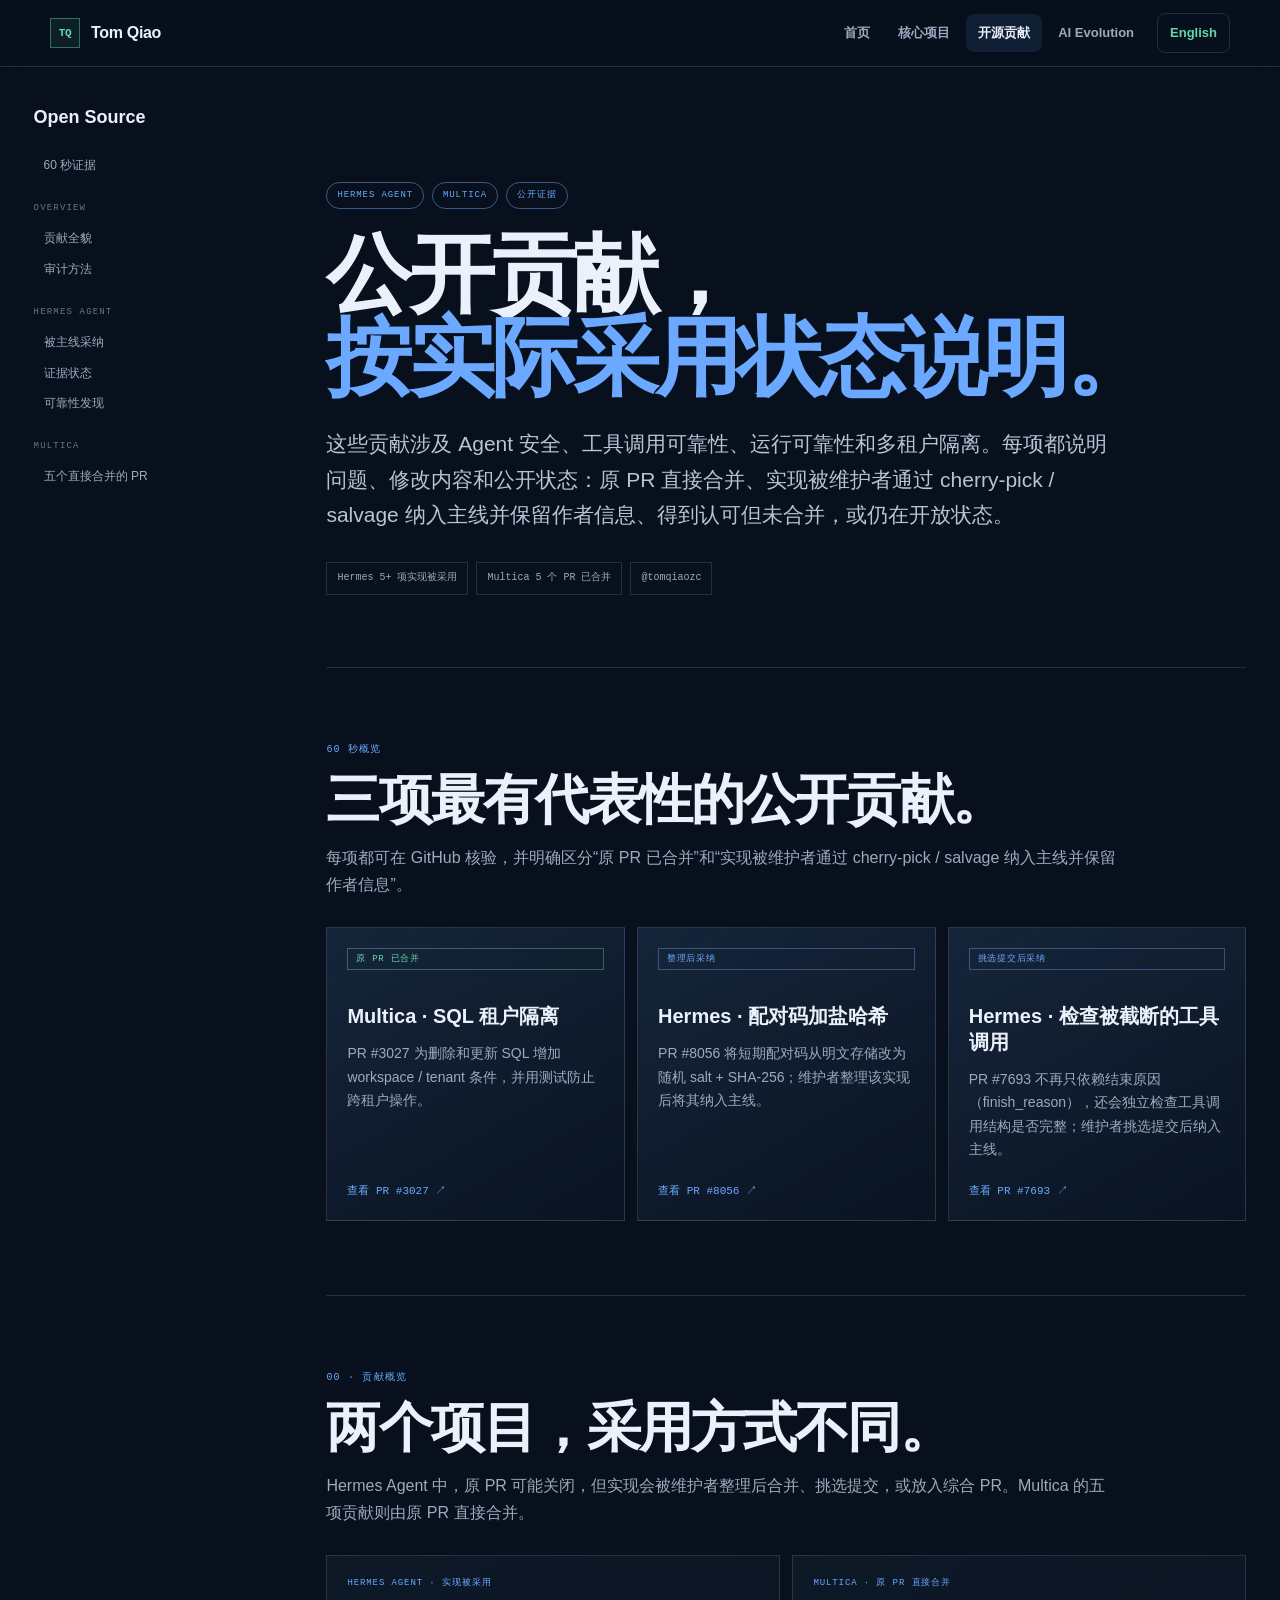
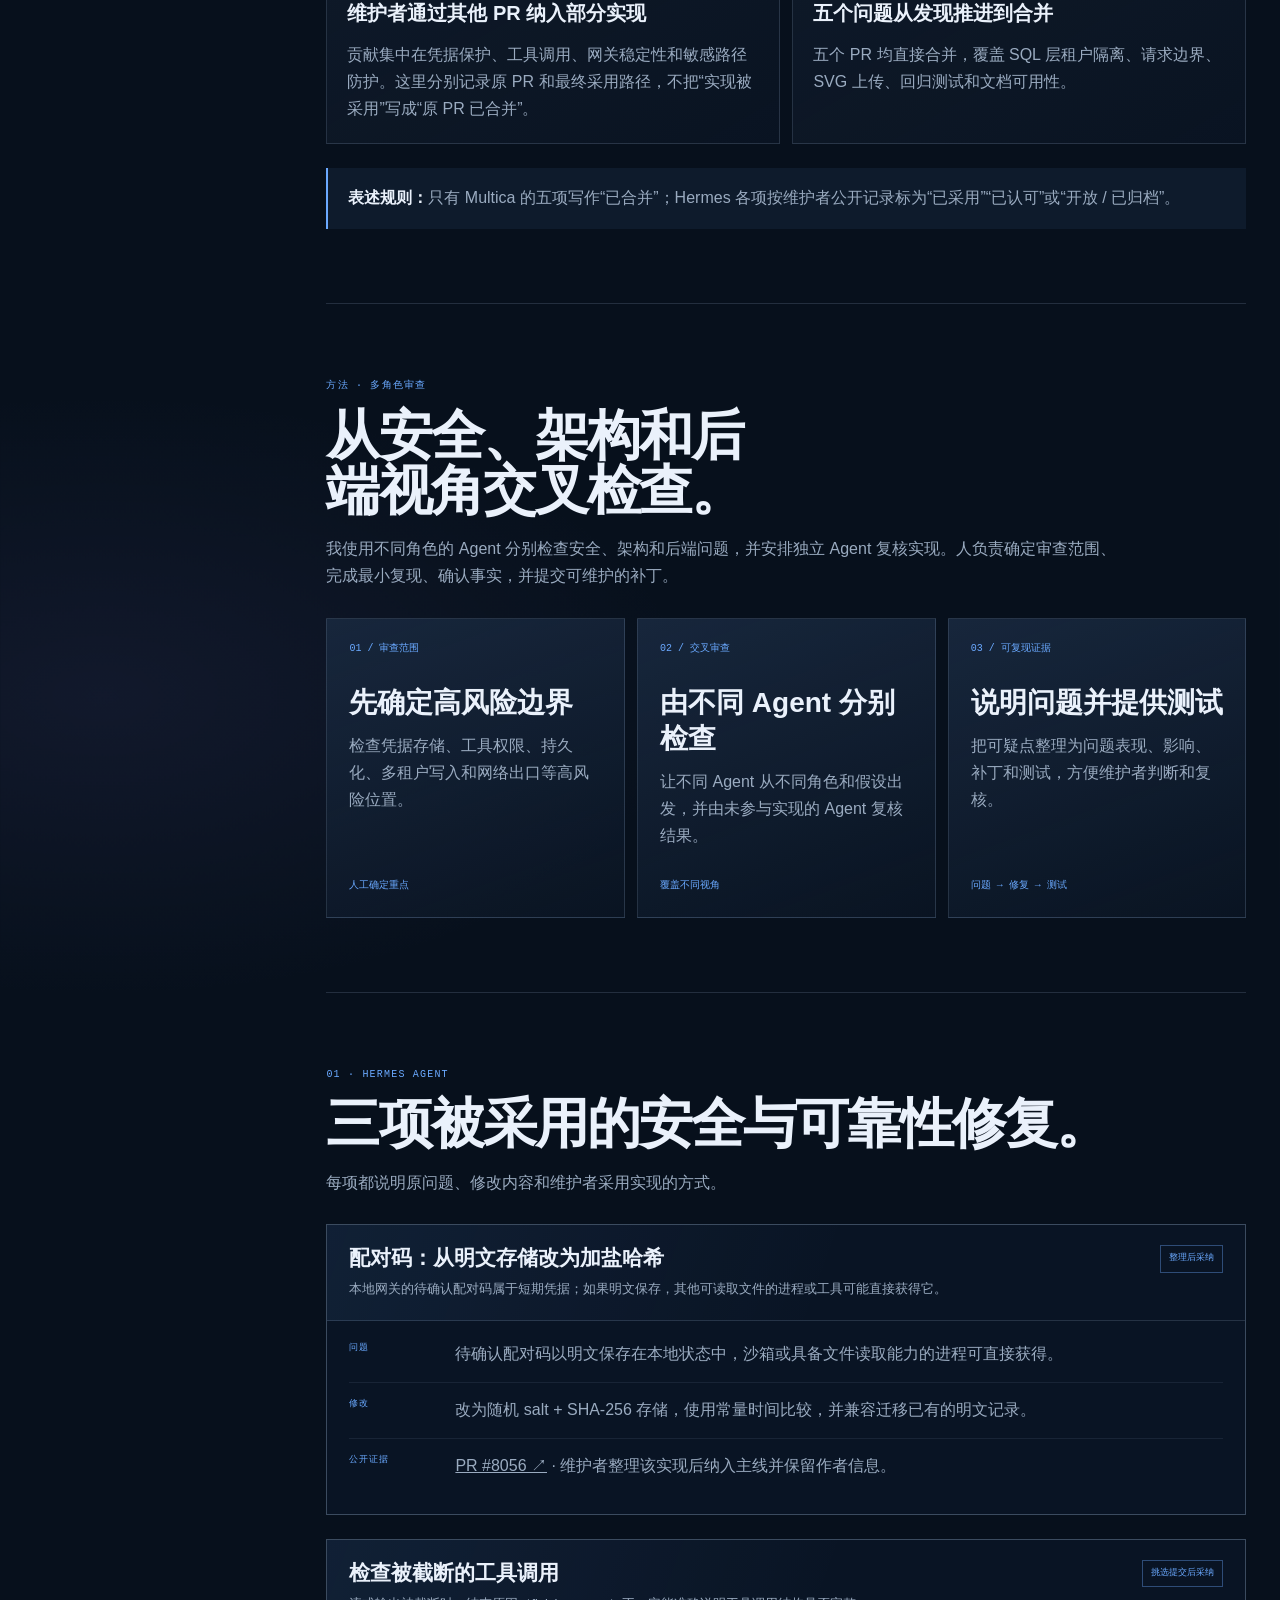
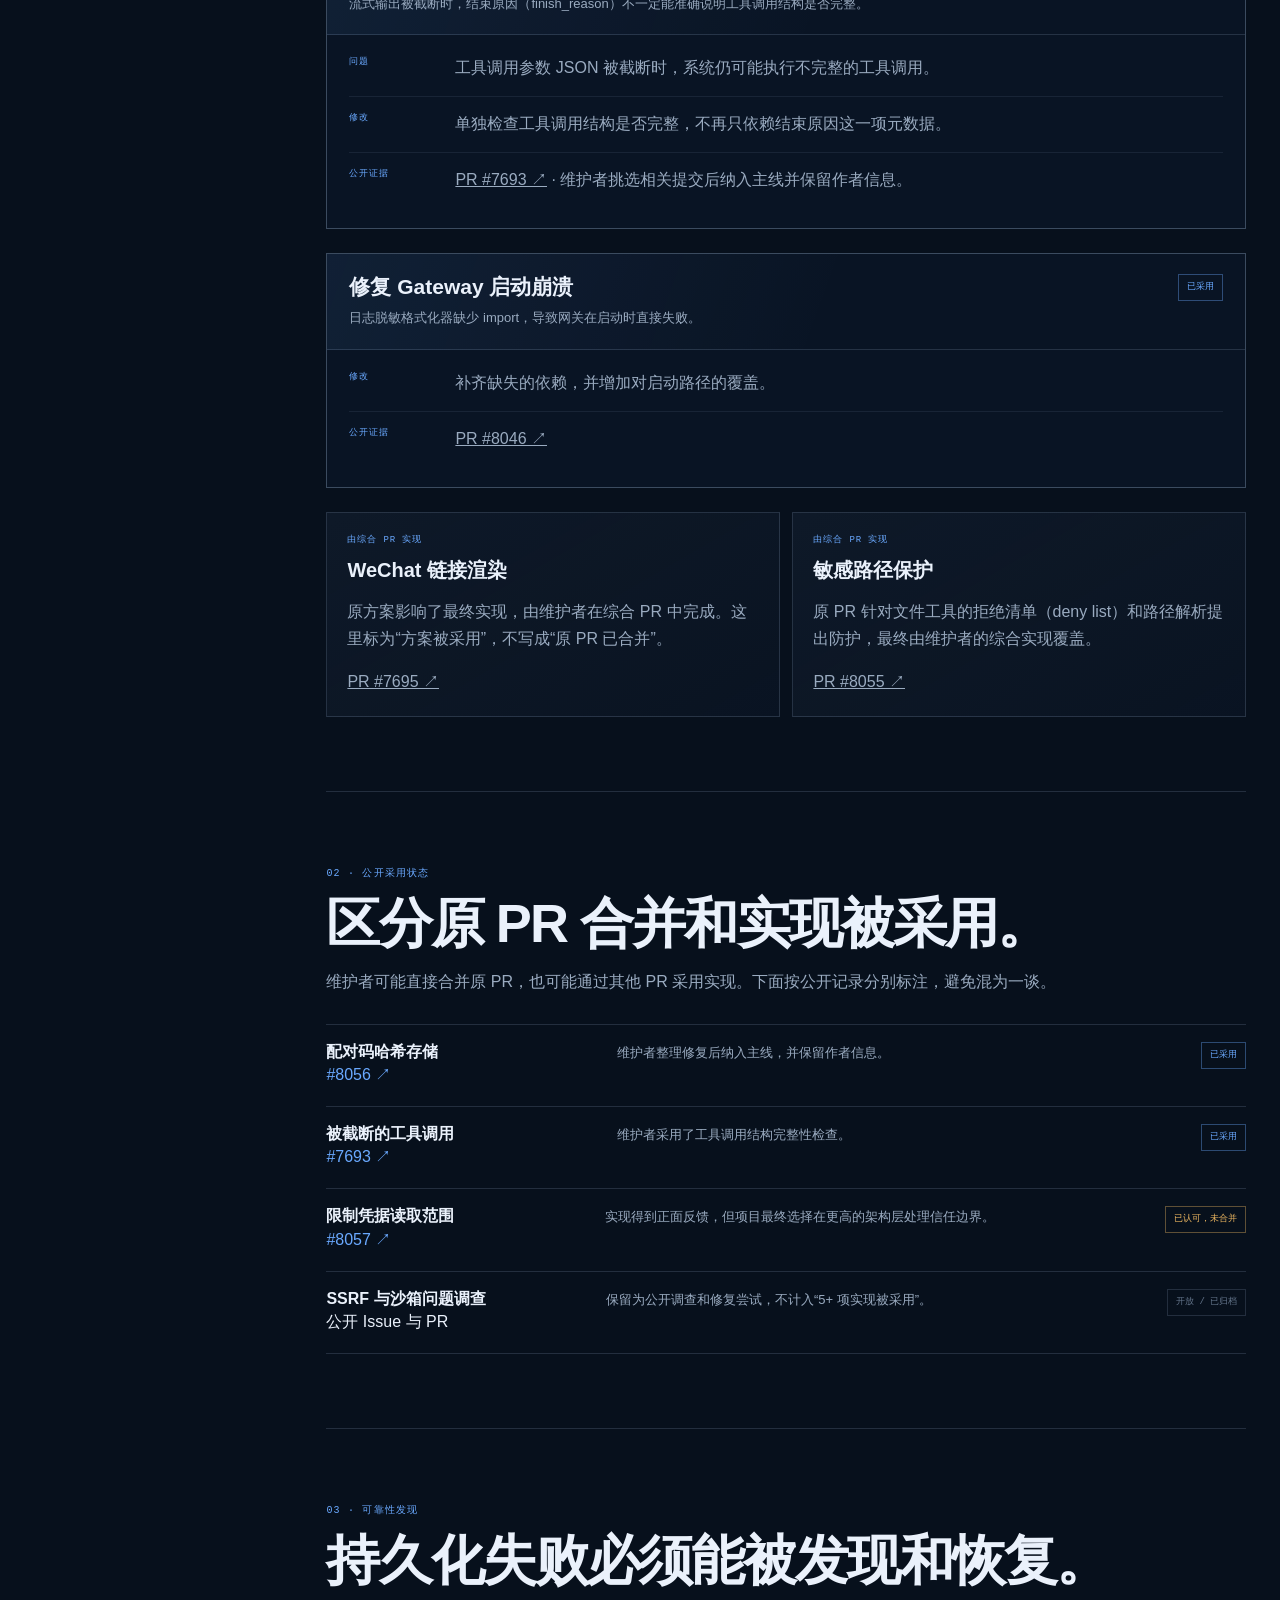
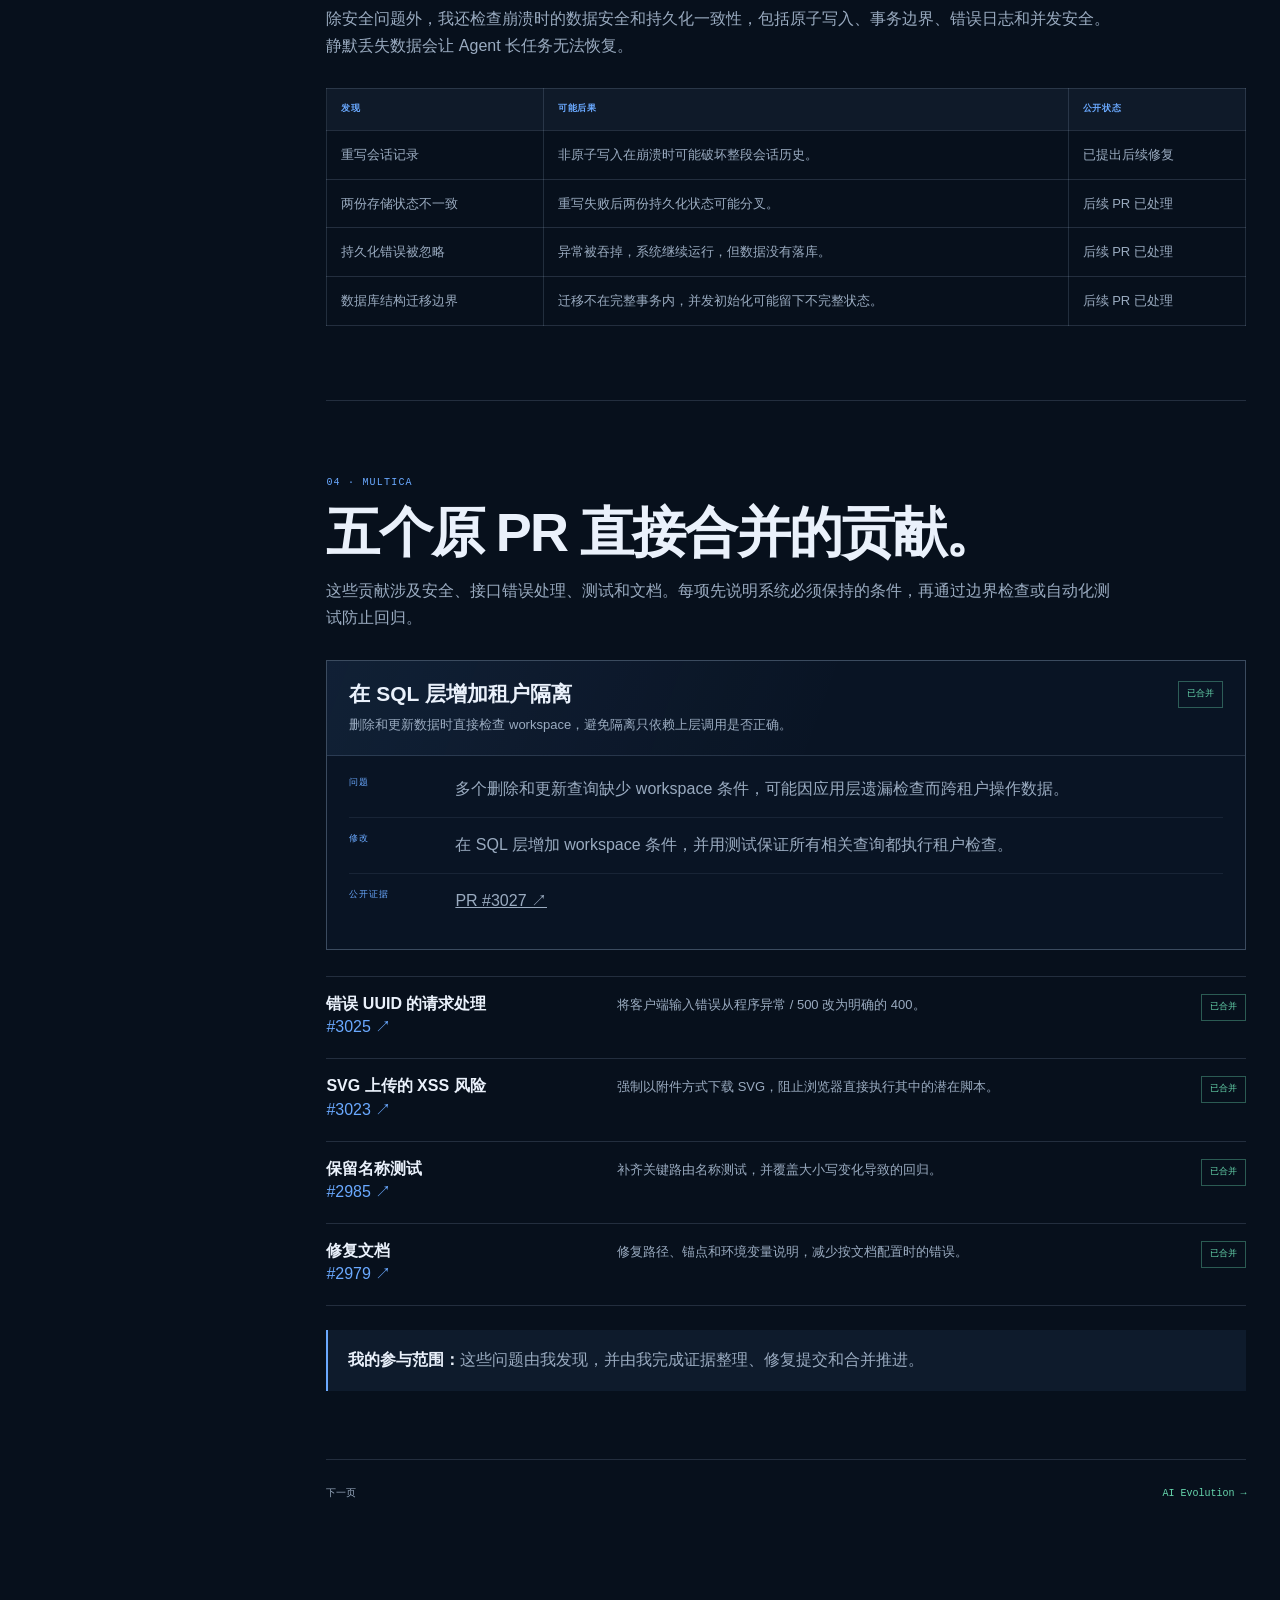
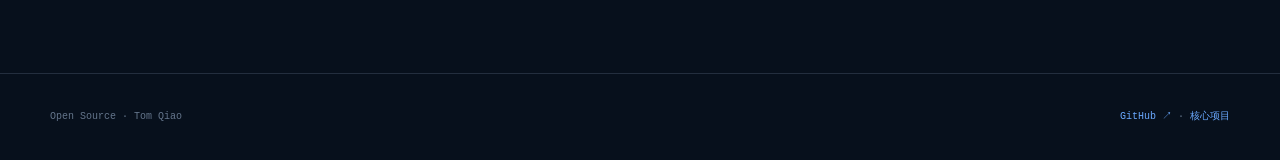
<file: opensource.html>
<!doctype html>
<html lang="zh-CN">
<head>
  <meta charset="utf-8">
  <meta name="viewport" content="width=device-width, initial-scale=1">
  <meta name="theme-color" content="#07101c">
  <meta name="description" content="Tom Qiao 在 Hermes Agent 与 Multica 的公开安全、可靠性与多租户工程贡献。">
  <title>Open Source — Tom Qiao</title>
  <link rel="stylesheet" href="assets/styles.css">
  <link rel="stylesheet" href="assets/longform.css">
  <script src="assets/site.js" defer></script>
</head>
<body class="longform-page open-source">
  <header class="site-header"><nav class="site-nav" aria-label="主导航"><a class="brand" href="index.html"><span class="brand-mark">TQ</span><span>Tom Qiao</span></a><button class="menu-button" type="button" aria-label="打开导航" aria-expanded="false" aria-controls="site-navigation">☰</button><div class="nav-links" id="site-navigation"><a href="index.html">首页</a><a href="projects.html">核心项目</a><a href="opensource.html">开源贡献</a><a href="evolution.html">AI Evolution</a></div></nav></header>

  <main class="longform-wrap">
    <div class="doc-layout">
      <aside class="doc-toc" data-toc aria-label="本页目录">
        <div class="doc-toc-title">Open Source</div>
        <span class="toc-scroll-hint" aria-hidden="true">横滑查看更多 →</span>
        <a href="#top-proof">60 秒证据</a>
        <div class="doc-toc-group">Overview</div>
        <a href="#overview">贡献全貌</a><a href="#method">审计方法</a>
        <div class="doc-toc-group">Hermes Agent</div>
        <a href="#hermes">被主线采纳</a><a href="#ledger">证据状态</a><a href="#reliability">可靠性发现</a>
        <div class="doc-toc-group">Multica</div>
        <a href="#multica">五个直接合并的 PR</a>
      </aside>

      <div class="doc-main">
        <header class="doc-hero">
          <div class="doc-hero-label"><span class="doc-chip">Hermes Agent</span><span class="doc-chip">Multica</span><span class="doc-chip">公开证据</span></div>
          <h1 class="doc-title">公开贡献，<br><span class="accent">按实际采用状态说明。</span></h1>
          <p class="doc-lead">这些贡献涉及 Agent 安全、工具调用可靠性、运行可靠性和多租户隔离。每项都说明问题、修改内容和公开状态：原 PR 直接合并、实现被维护者通过 cherry-pick / salvage 纳入主线并保留作者信息、得到认可但未合并，或仍在开放状态。</p>
          <div class="fact-ledger"><span>Hermes 5+ 项实现被采用</span><span>Multica 5 个 PR 已合并</span><span>@tomqiaozc</span></div>
        </header>

        <section class="doc-section interviewer-brief top-proof" id="top-proof">
          <span class="section-label">60 秒概览</span><h2>三项最有代表性的公开贡献。</h2>
          <p class="section-intro">每项都可在 GitHub 核验，并明确区分“原 PR 已合并”和“实现被维护者通过 cherry-pick / salvage 纳入主线并保留作者信息”。</p>
          <div class="top-proof-grid">
            <article class="top-proof-card"><span class="proof-status merged">原 PR 已合并</span><h3>Multica · SQL 租户隔离</h3><p>PR #3027 为删除和更新 SQL 增加 workspace / tenant 条件，并用测试防止跨租户操作。</p><a class="proof-link" href="https://github.com/multica-ai/multica/pull/3027" target="_blank" rel="noreferrer">查看 PR #3027 ↗</a></article>
            <article class="top-proof-card"><span class="proof-status adopted">整理后采纳</span><h3>Hermes · 配对码加盐哈希</h3><p>PR #8056 将短期配对码从明文存储改为随机 salt + SHA-256；维护者整理该实现后将其纳入主线。</p><a class="proof-link" href="https://github.com/NousResearch/hermes-agent/pull/8056" target="_blank" rel="noreferrer">查看 PR #8056 ↗</a></article>
            <article class="top-proof-card"><span class="proof-status adopted">挑选提交后采纳</span><h3>Hermes · 检查被截断的工具调用</h3><p>PR #7693 不再只依赖结束原因（finish_reason），还会独立检查工具调用结构是否完整；维护者挑选提交后纳入主线。</p><a class="proof-link" href="https://github.com/NousResearch/hermes-agent/pull/7693" target="_blank" rel="noreferrer">查看 PR #7693 ↗</a></article>
          </div>
        </section>

        <section class="doc-section" id="overview">
          <span class="section-label">00 · 贡献概览</span><h2>两个项目，采用方式不同。</h2>
          <p class="section-intro">Hermes Agent 中，原 PR 可能关闭，但实现会被维护者整理后合并、挑选提交，或放入综合 PR。Multica 的五项贡献则由原 PR 直接合并。</p>
          <div class="prose-grid">
            <article class="info-card"><span class="card-kicker">Hermes Agent · 实现被采用</span><h3>维护者通过其他 PR 纳入部分实现</h3><p>贡献集中在凭据保护、工具调用、网关稳定性和敏感路径防护。这里分别记录原 PR 和最终采用路径，不把“实现被采用”写成“原 PR 已合并”。</p></article>
            <article class="info-card"><span class="card-kicker">Multica · 原 PR 直接合并</span><h3>五个问题从发现推进到合并</h3><p>五个 PR 均直接合并，覆盖 SQL 层租户隔离、请求边界、SVG 上传、回归测试和文档可用性。</p></article>
          </div>
          <p class="signal-note"><strong>表述规则：</strong>只有 Multica 的五项写作“已合并”；Hermes 各项按维护者公开记录标为“已采用”“已认可”或“开放 / 已归档”。</p>
        </section>

        <section class="doc-section" id="method">
          <span class="section-label">方法 · 多角色审查</span><h2>从安全、架构和后端视角交叉检查。</h2>
          <p class="section-intro">我使用不同角色的 Agent 分别检查安全、架构和后端问题，并安排独立 Agent 复核实现。人负责确定审查范围、完成最小复现、确认事实，并提交可维护的补丁。</p>
          <div class="pillar-grid">
            <article class="pillar"><span class="pillar-no">01 / 审查范围</span><h3>先确定高风险边界</h3><p>检查凭据存储、工具权限、持久化、多租户写入和网络出口等高风险位置。</p><span class="pillar-result">人工确定重点</span></article>
            <article class="pillar"><span class="pillar-no">02 / 交叉审查</span><h3>由不同 Agent 分别检查</h3><p>让不同 Agent 从不同角色和假设出发，并由未参与实现的 Agent 复核结果。</p><span class="pillar-result">覆盖不同视角</span></article>
            <article class="pillar"><span class="pillar-no">03 / 可复现证据</span><h3>说明问题并提供测试</h3><p>把可疑点整理为问题表现、影响、补丁和测试，方便维护者判断和复核。</p><span class="pillar-result">问题 → 修复 → 测试</span></article>
          </div>
        </section>

        <section class="doc-section" id="hermes">
          <span class="section-label">01 · Hermes Agent</span><h2>三项被采用的安全与可靠性修复。</h2>
          <p class="section-intro">每项都说明原问题、修改内容和维护者采用实现的方式。</p>

          <article class="case-study"><header class="case-head"><div><h3>配对码：从明文存储改为加盐哈希</h3><p>本地网关的待确认配对码属于短期凭据；如果明文保存，其他可读取文件的进程或工具可能直接获得它。</p></div><span class="status adopted">整理后采纳</span></header><div class="case-body"><div class="case-row"><span class="case-label">问题</span><p>待确认配对码以明文保存在本地状态中，沙箱或具备文件读取能力的进程可直接获得。</p></div><div class="case-row"><span class="case-label">修改</span><p>改为随机 salt + SHA-256 存储，使用常量时间比较，并兼容迁移已有的明文记录。</p></div><div class="case-row"><span class="case-label">公开证据</span><p><a href="https://github.com/NousResearch/hermes-agent/pull/8056" target="_blank" rel="noreferrer">PR #8056 ↗</a> · 维护者整理该实现后纳入主线并保留作者信息。</p></div></div></article>

          <article class="case-study"><header class="case-head"><div><h3>检查被截断的工具调用</h3><p>流式输出被截断时，结束原因（finish_reason）不一定能准确说明工具调用结构是否完整。</p></div><span class="status adopted">挑选提交后采纳</span></header><div class="case-body"><div class="case-row"><span class="case-label">问题</span><p>工具调用参数 JSON 被截断时，系统仍可能执行不完整的工具调用。</p></div><div class="case-row"><span class="case-label">修改</span><p>单独检查工具调用结构是否完整，不再只依赖结束原因这一项元数据。</p></div><div class="case-row"><span class="case-label">公开证据</span><p><a href="https://github.com/NousResearch/hermes-agent/pull/7693" target="_blank" rel="noreferrer">PR #7693 ↗</a> · 维护者挑选相关提交后纳入主线并保留作者信息。</p></div></div></article>

          <article class="case-study"><header class="case-head"><div><h3>修复 Gateway 启动崩溃</h3><p>日志脱敏格式化器缺少 import，导致网关在启动时直接失败。</p></div><span class="status adopted">已采用</span></header><div class="case-body"><div class="case-row"><span class="case-label">修改</span><p>补齐缺失的依赖，并增加对启动路径的覆盖。</p></div><div class="case-row"><span class="case-label">公开证据</span><p><a href="https://github.com/NousResearch/hermes-agent/pull/8046" target="_blank" rel="noreferrer">PR #8046 ↗</a></p></div></div></article>

          <div class="prose-grid">
            <article class="decision-card"><span class="card-kicker">由综合 PR 实现</span><h3>WeChat 链接渲染</h3><p>原方案影响了最终实现，由维护者在综合 PR 中完成。这里标为“方案被采用”，不写成“原 PR 已合并”。</p><p><a href="https://github.com/NousResearch/hermes-agent/pull/7695" target="_blank" rel="noreferrer">PR #7695 ↗</a></p></article>
            <article class="decision-card"><span class="card-kicker">由综合 PR 实现</span><h3>敏感路径保护</h3><p>原 PR 针对文件工具的拒绝清单（deny list）和路径解析提出防护，最终由维护者的综合实现覆盖。</p><p><a href="https://github.com/NousResearch/hermes-agent/pull/8055" target="_blank" rel="noreferrer">PR #8055 ↗</a></p></article>
          </div>
        </section>

        <section class="doc-section" id="ledger">
          <span class="section-label">02 · 公开采用状态</span><h2>区分原 PR 合并和实现被采用。</h2>
          <p class="section-intro">维护者可能直接合并原 PR，也可能通过其他 PR 采用实现。下面按公开记录分别标注，避免混为一谈。</p>
          <div class="evidence-ledger">
            <div class="evidence-row"><div><h3>配对码哈希存储</h3><a href="https://github.com/NousResearch/hermes-agent/pull/8056" target="_blank" rel="noreferrer">#8056 ↗</a></div><p>维护者整理修复后纳入主线，并保留作者信息。</p><span class="status adopted">已采用</span></div>
            <div class="evidence-row"><div><h3>被截断的工具调用</h3><a href="https://github.com/NousResearch/hermes-agent/pull/7693" target="_blank" rel="noreferrer">#7693 ↗</a></div><p>维护者采用了工具调用结构完整性检查。</p><span class="status adopted">已采用</span></div>
            <div class="evidence-row"><div><h3>限制凭据读取范围</h3><a href="https://github.com/NousResearch/hermes-agent/pull/8057" target="_blank" rel="noreferrer">#8057 ↗</a></div><p>实现得到正面反馈，但项目最终选择在更高的架构层处理信任边界。</p><span class="status recognized">已认可，未合并</span></div>
            <div class="evidence-row"><div><h3>SSRF 与沙箱问题调查</h3><span>公开 Issue 与 PR</span></div><p>保留为公开调查和修复尝试，不计入“5+ 项实现被采用”。</p><span class="status open">开放 / 已归档</span></div>
          </div>
        </section>

        <section class="doc-section" id="reliability">
          <span class="section-label">03 · 可靠性发现</span><h2>持久化失败必须能被发现和恢复。</h2>
          <p class="section-intro">除安全问题外，我还检查崩溃时的数据安全和持久化一致性，包括原子写入、事务边界、错误日志和并发安全。静默丢失数据会让 Agent 长任务无法恢复。</p>
          <div class="data-table-wrap"><table class="data-table"><thead><tr><th>发现</th><th>可能后果</th><th>公开状态</th></tr></thead><tbody>
            <tr><td>重写会话记录</td><td>非原子写入在崩溃时可能破坏整段会话历史。</td><td>已提出后续修复</td></tr>
            <tr><td>两份存储状态不一致</td><td>重写失败后两份持久化状态可能分叉。</td><td>后续 PR 已处理</td></tr>
            <tr><td>持久化错误被忽略</td><td>异常被吞掉，系统继续运行，但数据没有落库。</td><td>后续 PR 已处理</td></tr>
            <tr><td>数据库结构迁移边界</td><td>迁移不在完整事务内，并发初始化可能留下不完整状态。</td><td>后续 PR 已处理</td></tr>
          </tbody></table></div>
        </section>

        <section class="doc-section" id="multica">
          <span class="section-label">04 · Multica</span><h2>五个原 PR 直接合并的贡献。</h2>
          <p class="section-intro">这些贡献涉及安全、接口错误处理、测试和文档。每项先说明系统必须保持的条件，再通过边界检查或自动化测试防止回归。</p>

          <article class="case-study"><header class="case-head"><div><h3>在 SQL 层增加租户隔离</h3><p>删除和更新数据时直接检查 workspace，避免隔离只依赖上层调用是否正确。</p></div><span class="status merged">已合并</span></header><div class="case-body"><div class="case-row"><span class="case-label">问题</span><p>多个删除和更新查询缺少 workspace 条件，可能因应用层遗漏检查而跨租户操作数据。</p></div><div class="case-row"><span class="case-label">修改</span><p>在 SQL 层增加 workspace 条件，并用测试保证所有相关查询都执行租户检查。</p></div><div class="case-row"><span class="case-label">公开证据</span><p><a href="https://github.com/multica-ai/multica/pull/3027" target="_blank" rel="noreferrer">PR #3027 ↗</a></p></div></div></article>

          <div class="evidence-ledger">
            <div class="evidence-row"><div><h3>错误 UUID 的请求处理</h3><a href="https://github.com/multica-ai/multica/pull/3025" target="_blank" rel="noreferrer">#3025 ↗</a></div><p>将客户端输入错误从程序异常 / 500 改为明确的 400。</p><span class="status merged">已合并</span></div>
            <div class="evidence-row"><div><h3>SVG 上传的 XSS 风险</h3><a href="https://github.com/multica-ai/multica/pull/3023" target="_blank" rel="noreferrer">#3023 ↗</a></div><p>强制以附件方式下载 SVG，阻止浏览器直接执行其中的潜在脚本。</p><span class="status merged">已合并</span></div>
            <div class="evidence-row"><div><h3>保留名称测试</h3><a href="https://github.com/multica-ai/multica/pull/2985" target="_blank" rel="noreferrer">#2985 ↗</a></div><p>补齐关键路由名称测试，并覆盖大小写变化导致的回归。</p><span class="status merged">已合并</span></div>
            <div class="evidence-row"><div><h3>修复文档</h3><a href="https://github.com/multica-ai/multica/pull/2979" target="_blank" rel="noreferrer">#2979 ↗</a></div><p>修复路径、锚点和环境变量说明，减少按文档配置时的错误。</p><span class="status merged">已合并</span></div>
          </div>
          <p class="signal-note"><strong>我的参与范围：</strong>这些问题由我发现，并由我完成证据整理、修复提交和合并推进。</p>
          <nav class="next-page" aria-label="下一页"><span>下一页</span><a href="evolution.html">AI Evolution →</a></nav>
        </section>
      </div>
    </div>
  </main>

  <footer class="site-footer"><div class="site-footer-inner"><span>Open Source · Tom Qiao</span><span><a href="https://github.com/tomqiaozc" target="_blank" rel="noreferrer">GitHub ↗</a> · <a href="projects.html">核心项目</a></span></div></footer>
</body>
</html>
</file>
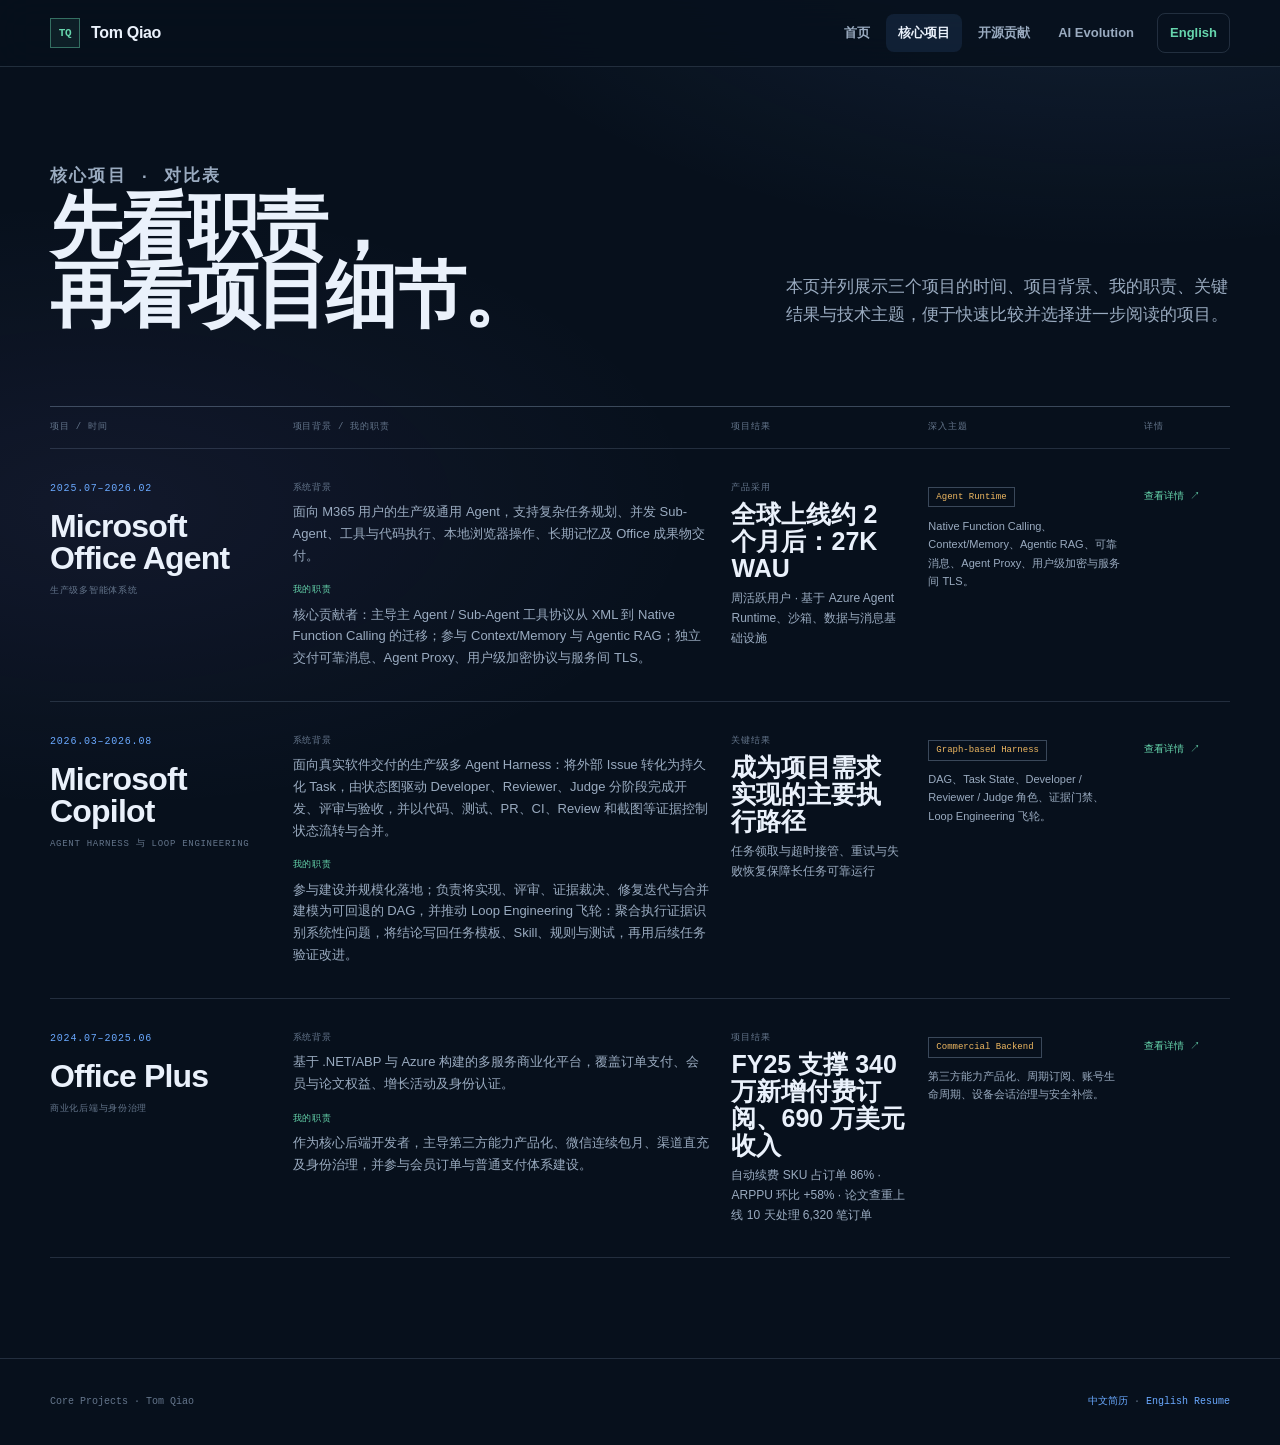
<file: projects.html>
<!doctype html>
<html lang="zh-CN">
<head>
  <meta charset="utf-8">
  <meta name="viewport" content="width=device-width, initial-scale=1">
  <meta name="theme-color" content="#07101c">
  <meta name="description" content="Tom Qiao 的工程项目案例：Microsoft Office Agent、Microsoft Copilot Agent Harness 与 Office Plus。">
  <title>Core Projects — Tom Qiao</title>
  <link rel="stylesheet" href="assets/styles.css">
  <script src="assets/site.js" defer></script>
</head>
<body>
  <a class="skip-link" href="#main-content">跳至主要内容</a>
  <header class="site-header">
    <nav class="site-nav" aria-label="主导航">
      <a class="brand" href="index.html"><span class="brand-mark">TQ</span><span>Tom Qiao</span></a>
      <button class="menu-button" type="button" aria-label="打开导航" aria-expanded="false" aria-controls="site-navigation">☰</button>
      <div class="nav-links" id="site-navigation">
        <a href="index.html">首页</a><a href="projects.html">核心项目</a><a href="opensource.html">开源贡献</a><a href="evolution.html">AI Evolution</a>
      </div>
    </nav>
  </header>

  <main class="page-shell" id="main-content">
    <section class="systems-hero">
      <div><p class="eyebrow">核心项目 · 对比表</p><h1>先看职责，<br>再看项目细节。</h1></div>
      <p>本页并列展示三个项目的时间、项目背景、我的职责、关键结果与技术主题，便于快速比较并选择进一步阅读的项目。</p>
    </section>

    <div class="project-matrix" role="table" aria-label="核心项目对比与选择矩阵">
      <div class="project-matrix-head" role="row">
        <span role="columnheader">项目 / 时间</span>
        <span role="columnheader">项目背景 / 我的职责</span>
        <span role="columnheader">项目结果</span>
        <span role="columnheader">深入主题</span>
        <span role="columnheader">详情</span>
      </div>

      <article class="project-matrix-row" role="row">
        <div class="project-id" role="cell">
          <span class="project-period">2025.07–2026.02</span>
          <h2>Microsoft Office Agent</h2>
          <span class="project-domain">生产级多智能体系统</span>
        </div>
        <div class="project-boundary" role="cell">
          <p><span class="matrix-label">系统背景</span>面向 M365 用户的生产级通用 Agent，支持复杂任务规划、并发 Sub-Agent、工具与代码执行、本地浏览器操作、长期记忆及 Office 成果物交付。</p>
          <p><span class="matrix-label ownership">我的职责</span>核心贡献者：主导主 Agent / Sub-Agent 工具协议从 XML 到 Native Function Calling 的迁移；参与 Context/Memory 与 Agentic RAG；独立交付可靠消息、Agent Proxy、用户级加密协议与服务间 TLS。</p>
        </div>
        <div class="project-outcome" role="cell">
          <span class="matrix-label">产品采用</span>
          <strong>全球上线约 2 个月后：27K WAU</strong>
          <span>周活跃用户 · 基于 Azure Agent Runtime、沙箱、数据与消息基础设施</span>
        </div>
        <div class="project-evidence" role="cell">
          <span class="evidence-badge private">Agent Runtime</span>
          <p>Native Function Calling、Context/Memory、Agentic RAG、可靠消息、Agent Proxy、用户级加密与服务间 TLS。</p>
        </div>
        <div class="project-action" role="cell"><a href="societas.html">查看详情 ↗</a></div>
      </article>

      <article class="project-matrix-row" role="row">
        <div class="project-id" role="cell">
          <span class="project-period">2026.03–2026.08</span>
          <h2>Microsoft Copilot</h2>
          <span class="project-domain">Agent Harness 与 Loop Engineering</span>
        </div>
        <div class="project-boundary" role="cell">
          <p><span class="matrix-label">系统背景</span>面向真实软件交付的生产级多 Agent Harness：将外部 Issue 转化为持久化 Task，由状态图驱动 Developer、Reviewer、Judge 分阶段完成开发、评审与验收，并以代码、测试、PR、CI、Review 和截图等证据控制状态流转与合并。</p>
          <p><span class="matrix-label ownership">我的职责</span>参与建设并规模化落地；负责将实现、评审、证据裁决、修复迭代与合并建模为可回退的 DAG，并推动 Loop Engineering 飞轮：聚合执行证据识别系统性问题，将结论写回任务模板、Skill、规则与测试，再用后续任务验证改进。</p>
        </div>
        <div class="project-outcome" role="cell">
          <span class="matrix-label">关键结果</span>
          <strong>成为项目需求实现的主要执行路径</strong>
          <span>任务领取与超时接管、重试与失败恢复保障长任务可靠运行</span>
        </div>
        <div class="project-evidence" role="cell">
          <span class="evidence-badge private">Graph-based Harness</span>
          <p>DAG、Task State、Developer / Reviewer / Judge 角色、证据门禁、Loop Engineering 飞轮。</p>
        </div>
        <div class="project-action" role="cell"><a href="copilot-epichan.html">查看详情 ↗</a></div>
      </article>

      <article class="project-matrix-row" role="row">
        <div class="project-id" role="cell">
          <span class="project-period">2024.07–2025.06</span>
          <h2>Office Plus</h2>
          <span class="project-domain">商业化后端与身份治理</span>
        </div>
        <div class="project-boundary" role="cell">
          <p><span class="matrix-label">系统背景</span>基于 .NET/ABP 与 Azure 构建的多服务商业化平台，覆盖订单支付、会员与论文权益、增长活动及身份认证。</p>
          <p><span class="matrix-label ownership">我的职责</span>作为核心后端开发者，主导第三方能力产品化、微信连续包月、渠道直充及身份治理，并参与会员订单与普通支付体系建设。</p>
        </div>
        <div class="project-outcome" role="cell">
          <span class="matrix-label">项目结果</span>
          <strong>FY25 支撑 340 万新增付费订阅、690 万美元收入</strong>
          <span>自动续费 SKU 占订单 86% · ARPPU 环比 +58% · 论文查重上线 10 天处理 6,320 笔订单</span>
        </div>
        <div class="project-evidence" role="cell">
          <span class="evidence-badge private">Commercial Backend</span>
          <p>第三方能力产品化、周期订阅、账号生命周期、设备会话治理与安全补偿。</p>
        </div>
        <div class="project-action" role="cell"><a href="office-plus.html">查看详情 ↗</a></div>
      </article>
    </div>
  </main>

  <footer class="site-footer"><div class="site-footer-inner"><span>Core Projects · Tom Qiao</span><span><a href="downloads/Zhuocheng-Qiao-Resume-ZH.pdf">中文简历</a> · <a href="downloads/Zhuocheng-Qiao-Resume-EN.pdf">English Resume</a></span></div></footer>
</body>
</html>
</file>
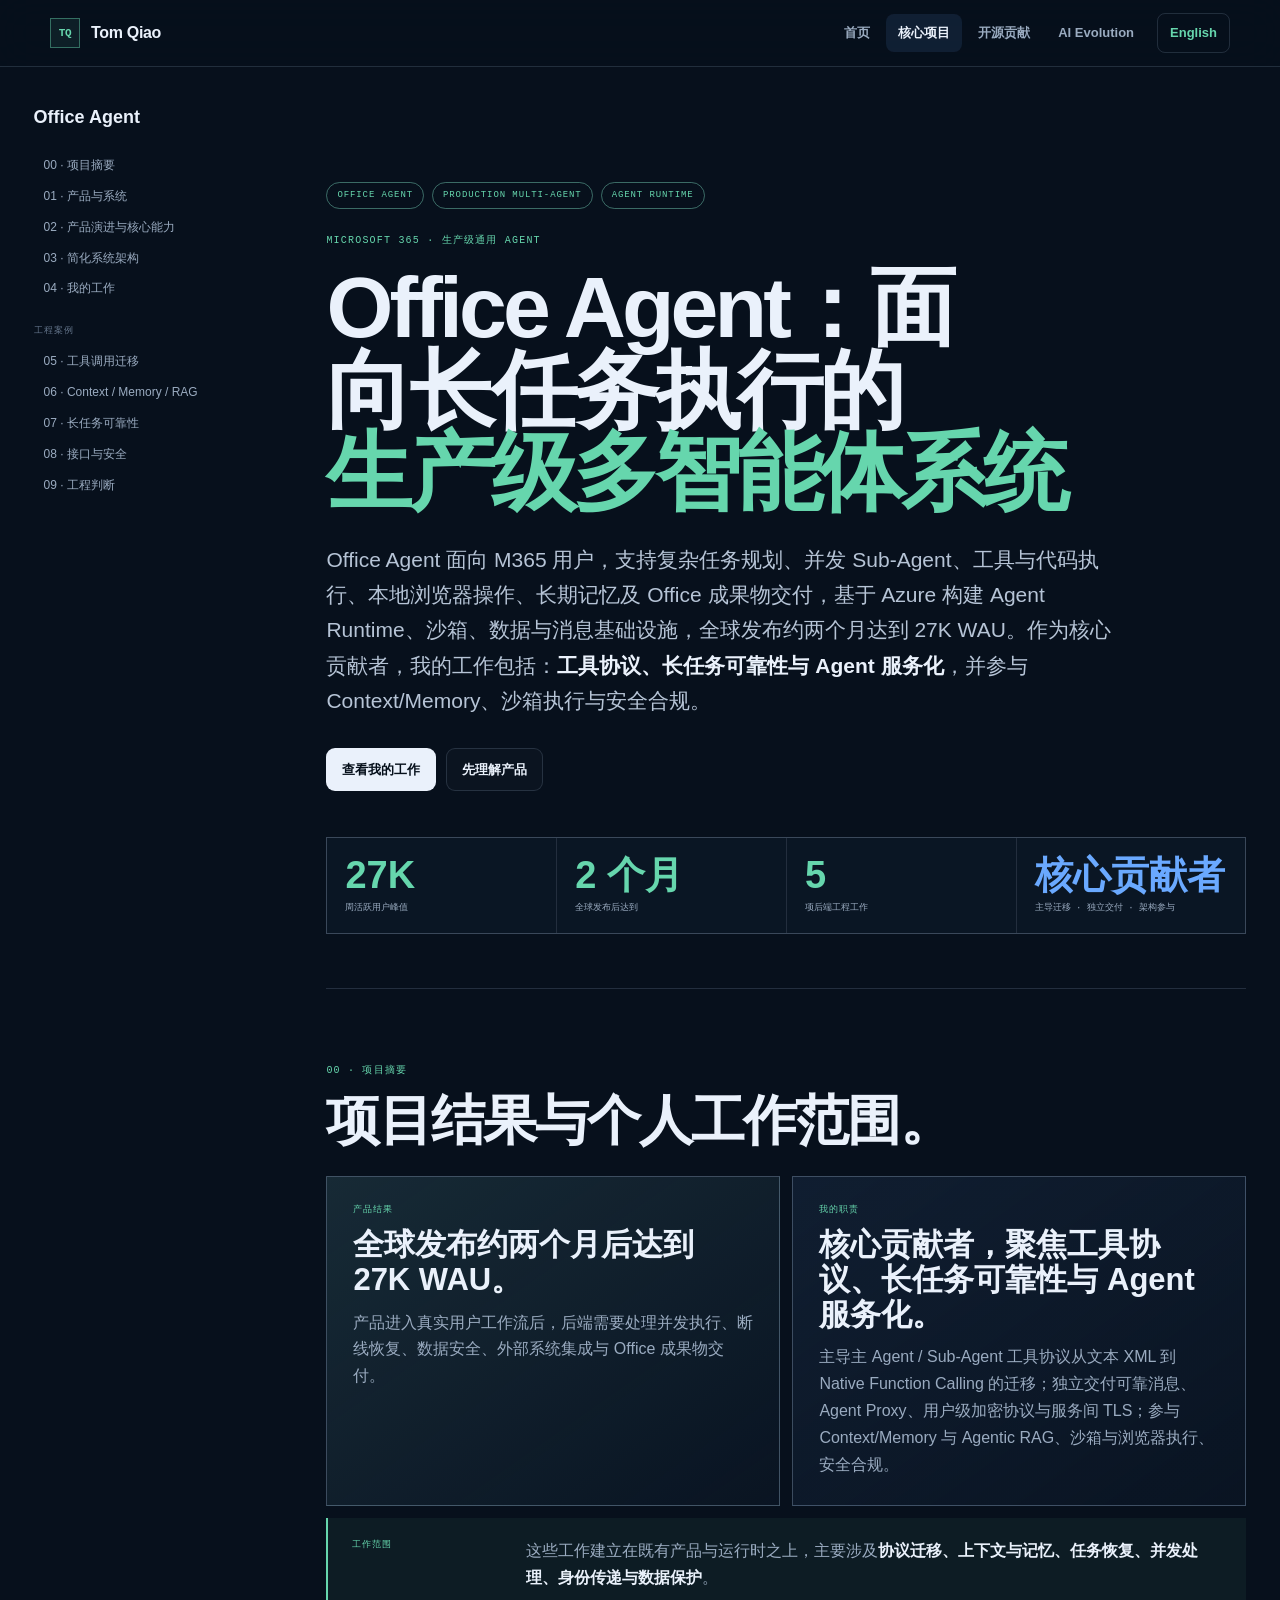
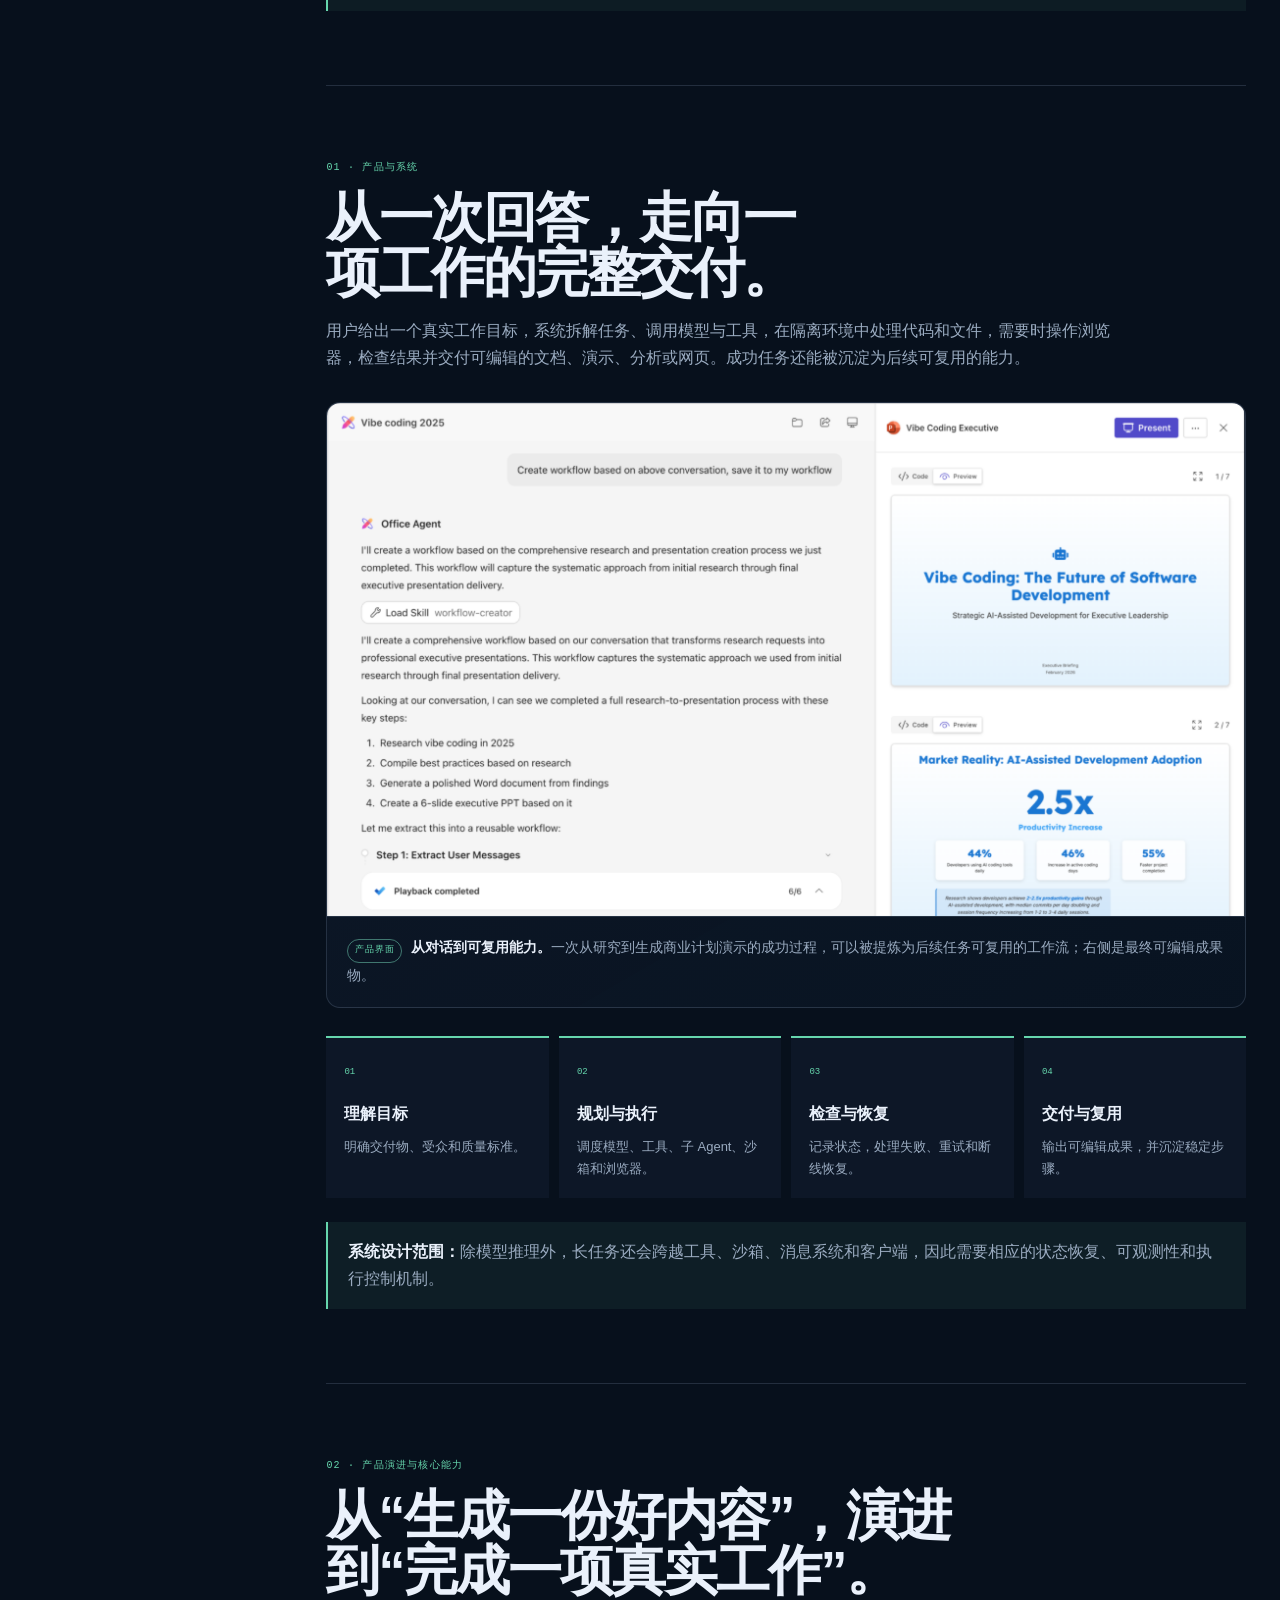
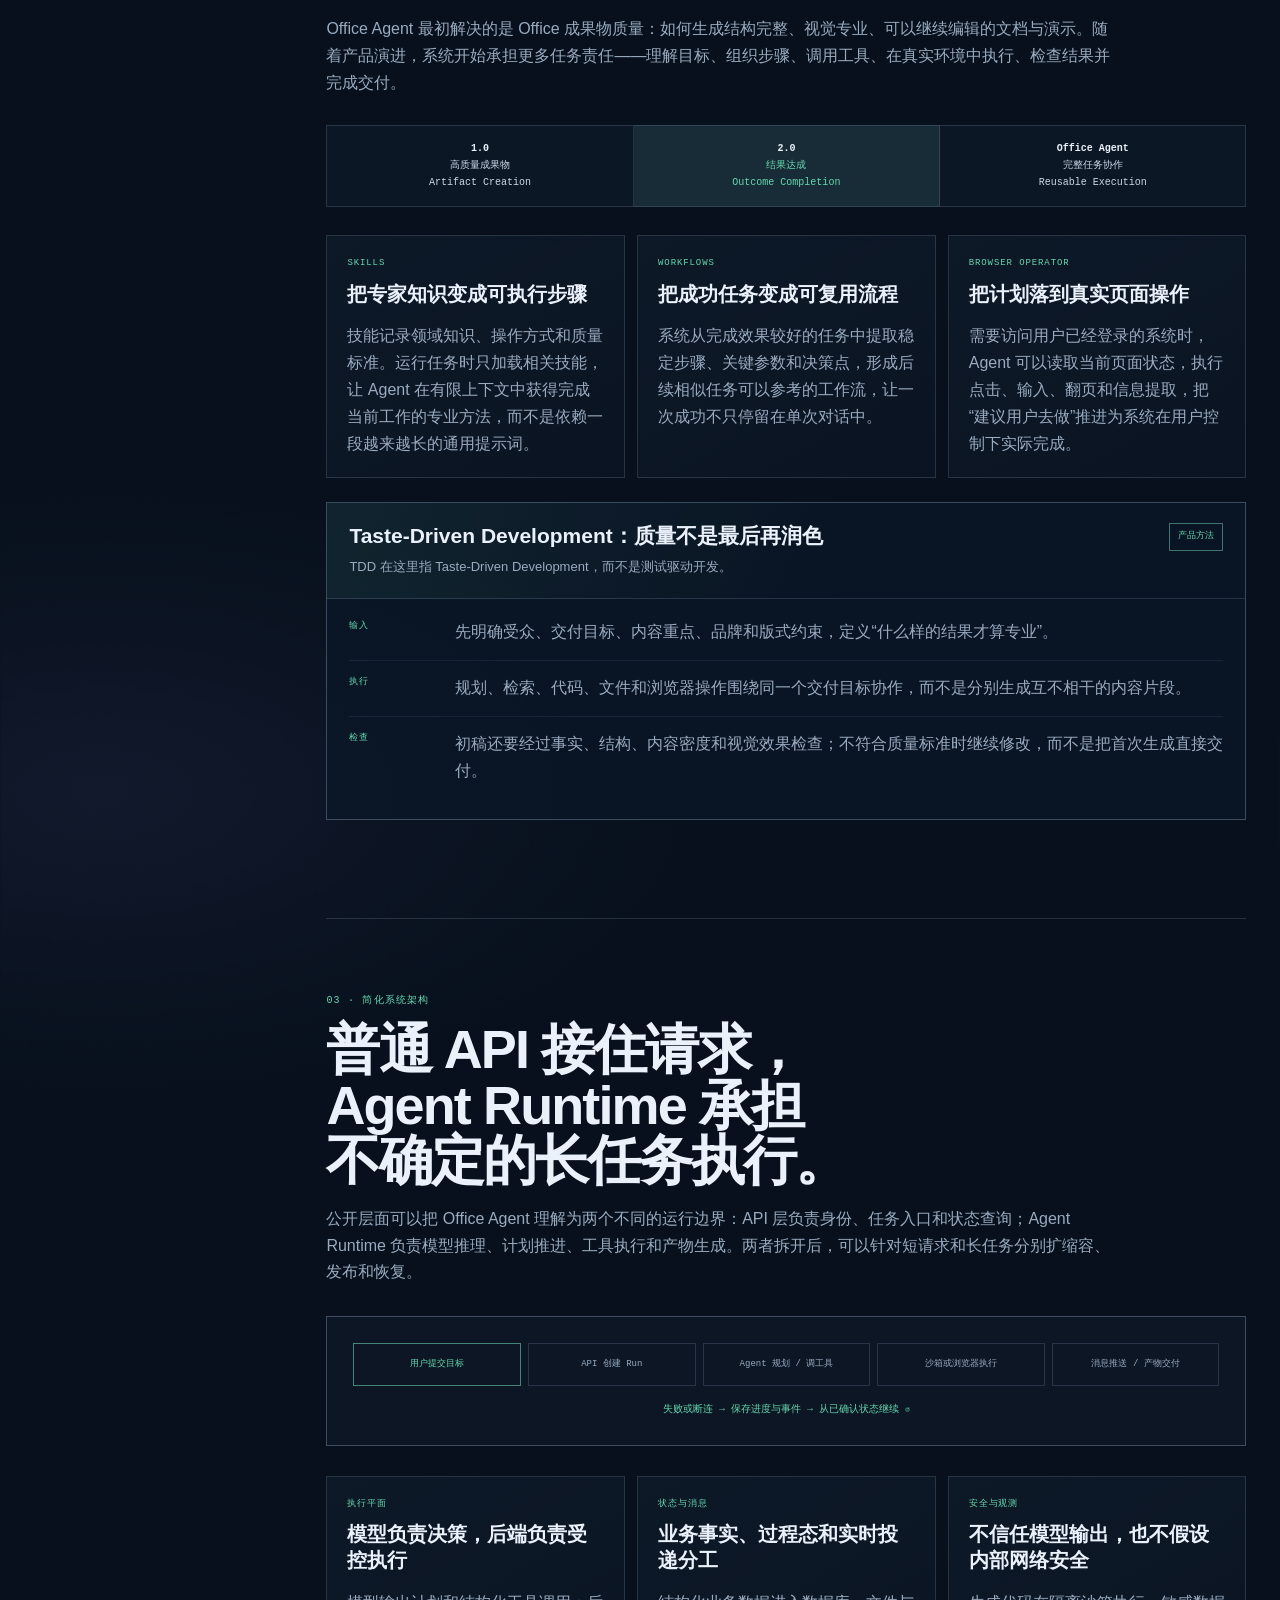
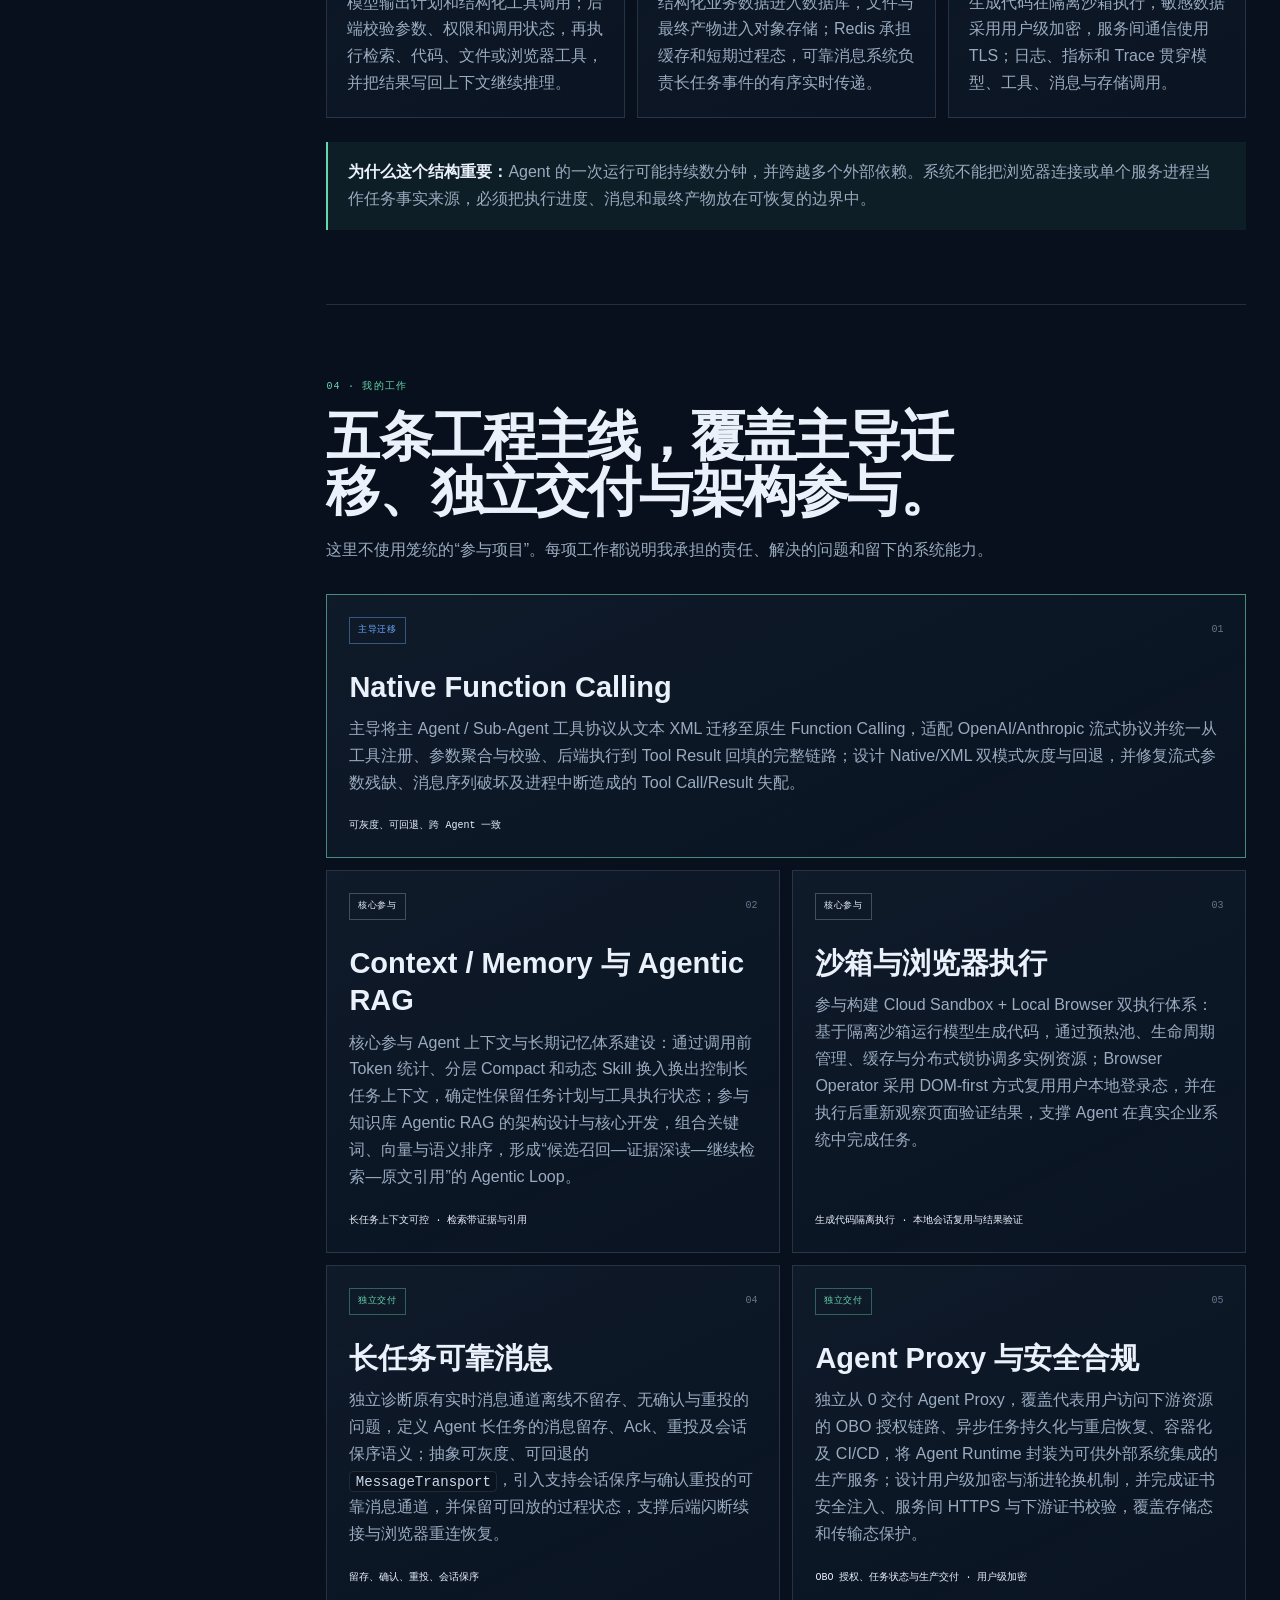
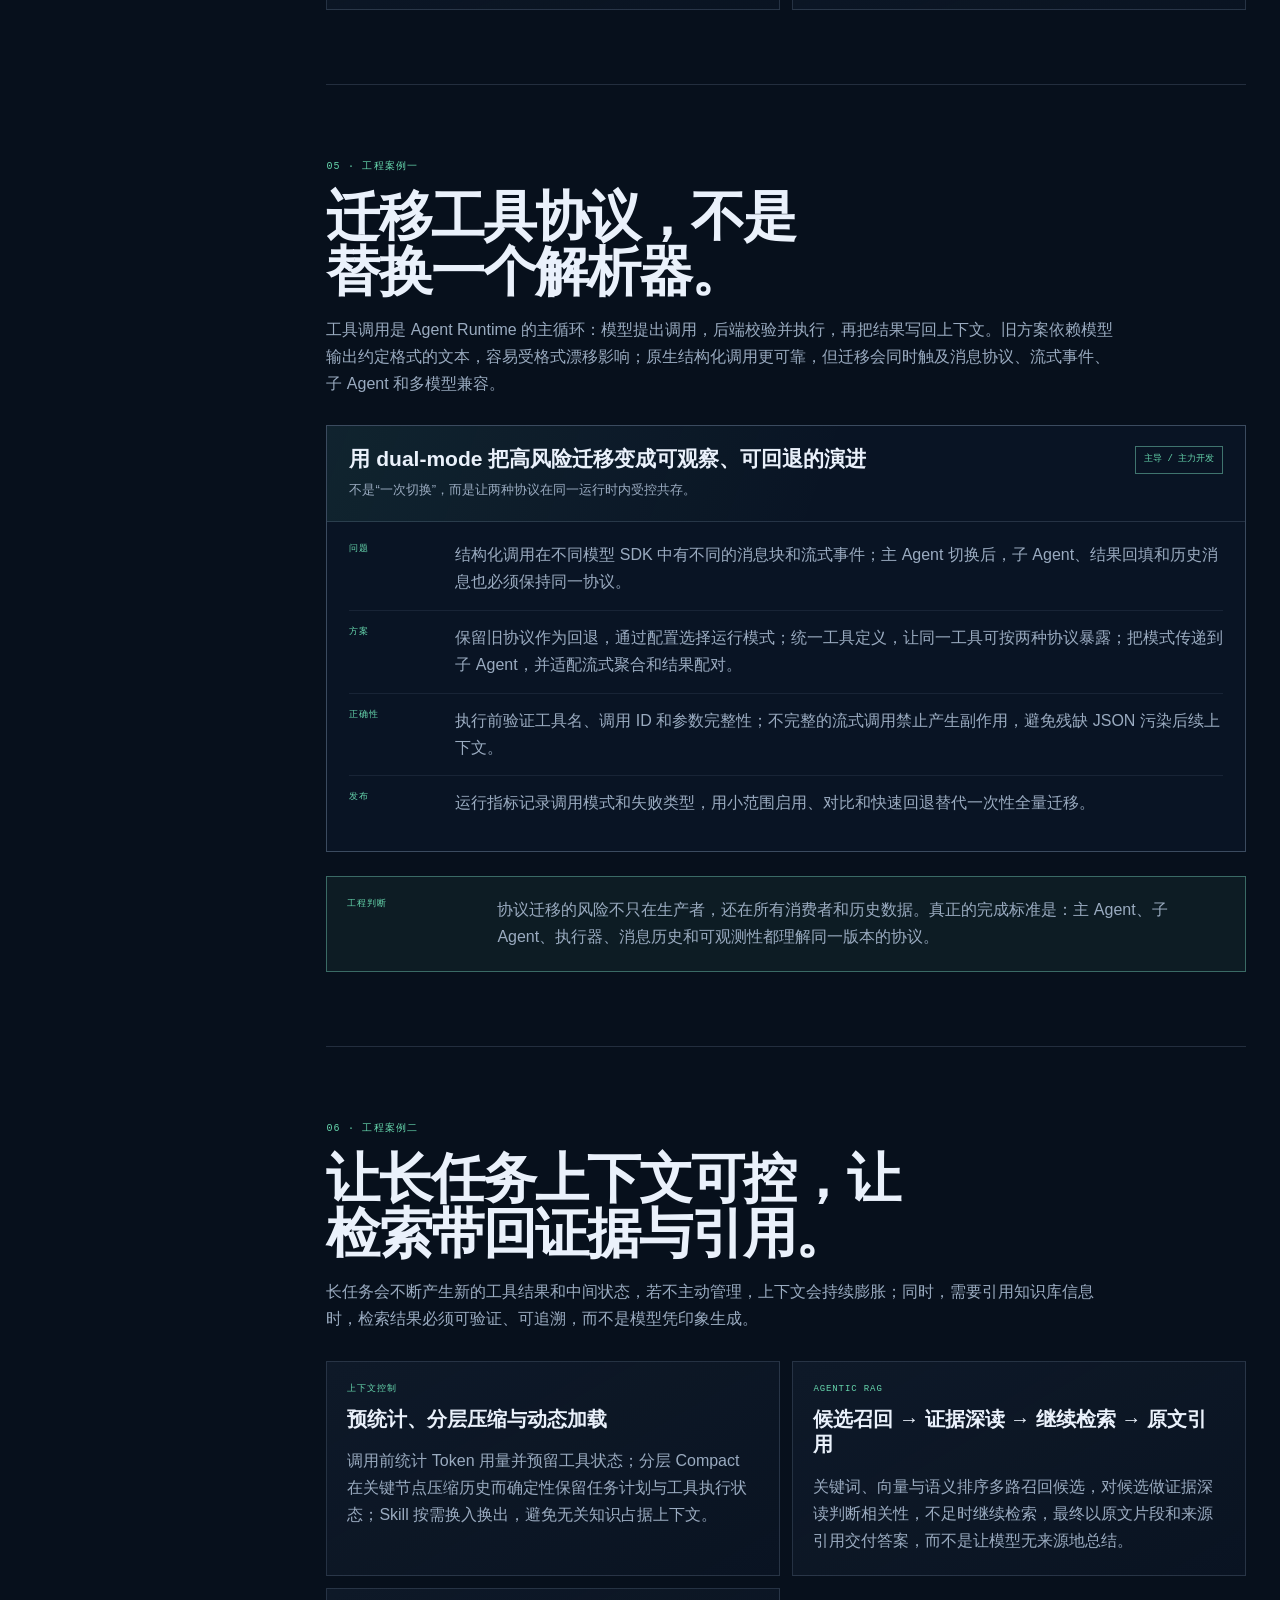
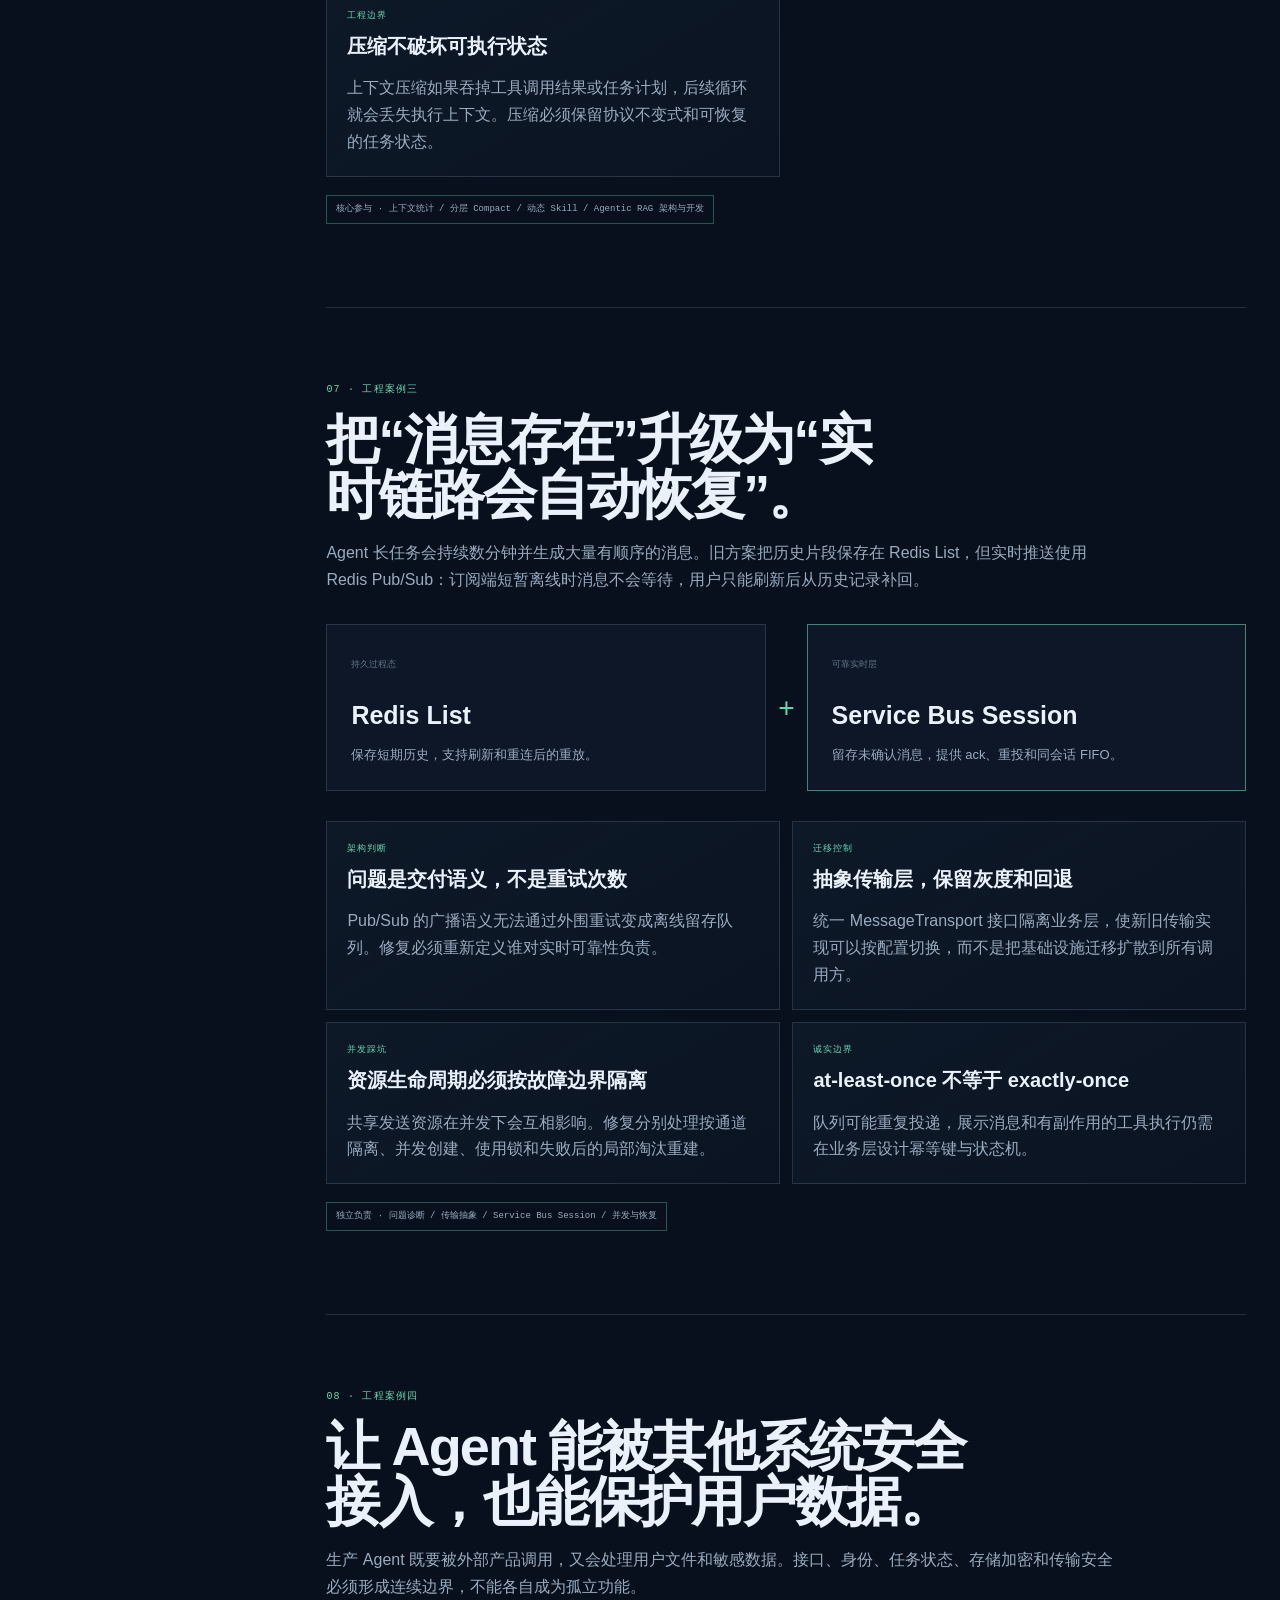
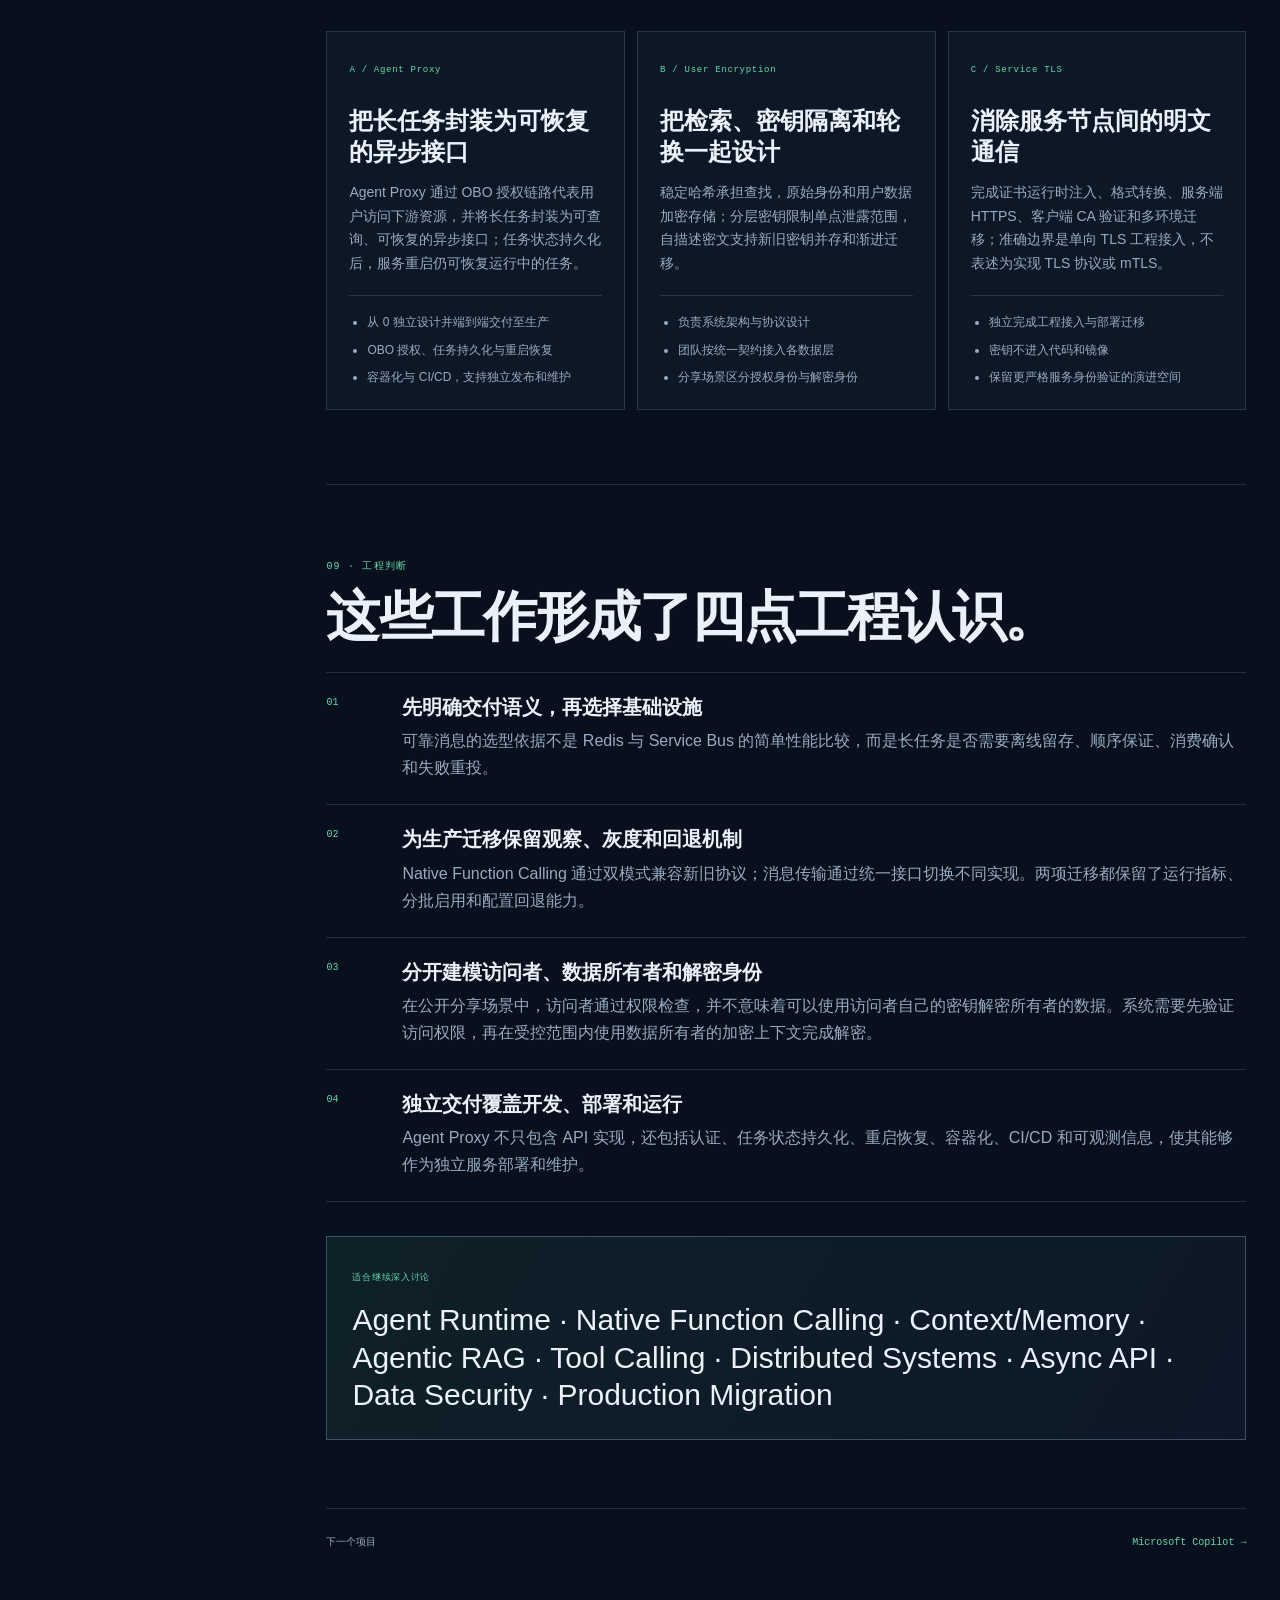
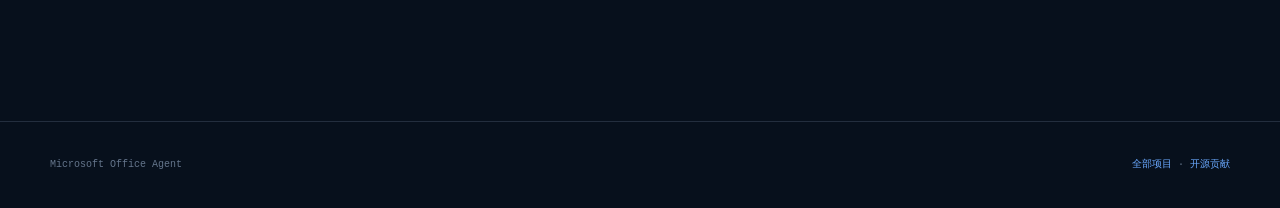
<file: societas.html>
<!doctype html>
<html lang="zh-CN">
<head>
  <meta charset="utf-8">
  <meta name="viewport" content="width=device-width, initial-scale=1">
  <meta name="theme-color" content="#07101c">
  <meta name="description" content="Microsoft Office Agent · 生产级多智能体系统：工具协议迁移、Context/Memory、Agentic RAG、长任务可靠性与服务化安全。">
  <title>Microsoft Office Agent — Tom Qiao</title>
  <link rel="stylesheet" href="assets/styles.css">
  <link rel="stylesheet" href="assets/longform.css">
  <script src="assets/site.js" defer></script>
</head>
<body class="longform-page societas societas-case-page">
  <a class="skip-link" href="#main-content">跳至主要内容</a>
  <header class="site-header">
    <nav class="site-nav" aria-label="主导航">
      <a class="brand" href="index.html"><span class="brand-mark">TQ</span><span>Tom Qiao</span></a>
      <button class="menu-button" type="button" aria-label="打开导航" aria-expanded="false" aria-controls="site-navigation"><span aria-hidden="true">☰</span></button>
      <div class="nav-links" id="site-navigation">
        <a href="index.html">首页</a><a href="projects.html">核心项目</a><a href="opensource.html">开源贡献</a><a href="evolution.html">AI Evolution</a>
      </div>
    </nav>
  </header>

  <main class="longform-wrap" id="main-content">
    <div class="doc-layout">
      <aside class="doc-toc" data-toc aria-label="本页目录">
        <div class="doc-toc-title">Office Agent</div><span class="toc-scroll-hint" aria-hidden="true">横滑查看更多 →</span>
        <a href="#snapshot">00 · 项目摘要</a><a href="#product">01 · 产品与系统</a><a href="#capabilities">02 · 产品演进与核心能力</a><a href="#architecture">03 · 简化系统架构</a><a href="#ownership">04 · 我的工作</a>
        <div class="doc-toc-group">工程案例</div>
        <a href="#tool-runtime">05 · 工具调用迁移</a><a href="#context-rag">06 · Context / Memory / RAG</a><a href="#reliability">07 · 长任务可靠性</a><a href="#platform">08 · 接口与安全</a><a href="#takeaways">09 · 工程判断</a>
      </aside>

      <div class="doc-main">
        <header class="doc-hero societas-hero">
          <div class="doc-hero-label"><span class="doc-chip">Office Agent</span><span class="doc-chip">Production Multi-Agent</span><span class="doc-chip">Agent Runtime</span></div>
          <p class="hero-eyebrow">Microsoft 365 · 生产级通用 Agent</p>
          <h1 class="doc-title">Office Agent：面向长任务执行的<br><span class="accent">生产级多智能体系统</span></h1>
          <p class="doc-lead">Office Agent 面向 M365 用户，支持复杂任务规划、并发 Sub-Agent、工具与代码执行、本地浏览器操作、长期记忆及 Office 成果物交付，基于 Azure 构建 Agent Runtime、沙箱、数据与消息基础设施，全球发布约两个月达到 27K WAU。作为核心贡献者，我的工作包括：<strong>工具协议、长任务可靠性与 Agent 服务化</strong>，并参与 Context/Memory、沙箱执行与安全合规。</p>
          <div class="hero-actions"><a class="button primary" href="#ownership">查看我的工作</a><a class="button" href="#product">先理解产品</a></div>
          <div class="societas-metrics" aria-label="项目关键数据与个人责任">
            <div class="societas-metric"><strong>27K</strong><span>周活跃用户峰值</span></div>
            <div class="societas-metric"><strong>2 个月</strong><span>全球发布后达到</span></div>
            <div class="societas-metric"><strong>5</strong><span>项后端工程工作</span></div>
            <div class="societas-metric ownership"><strong>核心贡献者</strong><span>主导迁移 · 独立交付 · 架构参与</span></div>
          </div>
        </header>

        <section class="doc-section project-snapshot" id="snapshot">
          <span class="section-label">00 · 项目摘要</span><h2>项目结果与个人工作范围。</h2>
          <div class="snapshot-grid">
            <article class="snapshot-card outcome"><span class="card-kicker">产品结果</span><h3>全球发布约两个月后达到 27K WAU。</h3><p>产品进入真实用户工作流后，后端需要处理并发执行、断线恢复、数据安全、外部系统集成与 Office 成果物交付。</p></article>
            <article class="snapshot-card responsibility"><span class="card-kicker">我的职责</span><h3>核心贡献者，聚焦工具协议、长任务可靠性与 Agent 服务化。</h3><p>主导主 Agent / Sub-Agent 工具协议从文本 XML 到 Native Function Calling 的迁移；独立交付可靠消息、Agent Proxy、用户级加密协议与服务间 TLS；参与 Context/Memory 与 Agentic RAG、沙箱与浏览器执行、安全合规。</p></article>
          </div>
          <div class="decision-line"><span>工作范围</span><p>这些工作建立在既有产品与运行时之上，主要涉及<strong>协议迁移、上下文与记忆、任务恢复、并发处理、身份传递与数据保护</strong>。</p></div>
        </section>

        <section class="doc-section product-view" id="product">
          <span class="section-label">01 · 产品与系统</span><h2>从一次回答，走向一项工作的完整交付。</h2>
          <p class="section-intro">用户给出一个真实工作目标，系统拆解任务、调用模型与工具，在隔离环境中处理代码和文件，需要时操作浏览器，检查结果并交付可编辑的文档、演示、分析或网页。成功任务还能被沉淀为后续可复用的能力。</p>
          <figure class="product-figure"><img src="assets/societas-building-on-skills.png" width="936" height="523" loading="eager" fetchpriority="high" decoding="async" alt="Office Agent 产品界面：从完成的研究和演示任务中提取可复用工作流，并生成可编辑演示文稿"><figcaption><span class="figure-tag">产品界面</span><strong>从对话到可复用能力。</strong>一次从研究到生成商业计划演示的成功过程，可以被提炼为后续任务可复用的工作流；右侧是最终可编辑成果物。</figcaption></figure>
          <div class="product-model" aria-label="Office Agent 工作模型">
            <article><span>01</span><strong>理解目标</strong><p>明确交付物、受众和质量标准。</p></article><article><span>02</span><strong>规划与执行</strong><p>调度模型、工具、子 Agent、沙箱和浏览器。</p></article><article><span>03</span><strong>检查与恢复</strong><p>记录状态，处理失败、重试和断线恢复。</p></article><article><span>04</span><strong>交付与复用</strong><p>输出可编辑成果，并沉淀稳定步骤。</p></article>
          </div>
          <p class="signal-note"><strong>系统设计范围：</strong>除模型推理外，长任务还会跨越工具、沙箱、消息系统和客户端，因此需要相应的状态恢复、可观测性和执行控制机制。</p>
        </section>

        <section class="doc-section" id="capabilities">
          <span class="section-label">02 · 产品演进与核心能力</span><h2>从“生成一份好内容”，演进到“完成一项真实工作”。</h2>
          <p class="section-intro">Office Agent 最初解决的是 Office 成果物质量：如何生成结构完整、视觉专业、可以继续编辑的文档与演示。随着产品演进，系统开始承担更多任务责任——理解目标、组织步骤、调用工具、在真实环境中执行、检查结果并完成交付。</p>
          <div class="flow-strip" aria-label="Office Agent 产品演进">
            <div class="flow-node"><strong>1.0</strong><br>高质量成果物<br>Artifact Creation</div>
            <div class="flow-node active"><strong>2.0</strong><br>结果达成<br>Outcome Completion</div>
            <div class="flow-node"><strong>Office Agent</strong><br>完整任务协作<br>Reusable Execution</div>
          </div>
          <div class="prose-grid three">
            <article class="info-card"><span class="card-kicker">Skills</span><h3>把专家知识变成可执行步骤</h3><p>技能记录领域知识、操作方式和质量标准。运行任务时只加载相关技能，让 Agent 在有限上下文中获得完成当前工作的专业方法，而不是依赖一段越来越长的通用提示词。</p></article>
            <article class="info-card"><span class="card-kicker">Workflows</span><h3>把成功任务变成可复用流程</h3><p>系统从完成效果较好的任务中提取稳定步骤、关键参数和决策点，形成后续相似任务可以参考的工作流，让一次成功不只停留在单次对话中。</p></article>
            <article class="info-card"><span class="card-kicker">Browser Operator</span><h3>把计划落到真实页面操作</h3><p>需要访问用户已经登录的系统时，Agent 可以读取当前页面状态，执行点击、输入、翻页和信息提取，把“建议用户去做”推进为系统在用户控制下实际完成。</p></article>
          </div>
          <article class="case-study">
            <header class="case-head"><div><h3>Taste-Driven Development：质量不是最后再润色</h3><p>TDD 在这里指 Taste-Driven Development，而不是测试驱动开发。</p></div><span class="status">产品方法</span></header>
            <div class="case-body">
              <div class="case-row"><span class="case-label">输入</span><p>先明确受众、交付目标、内容重点、品牌和版式约束，定义“什么样的结果才算专业”。</p></div>
              <div class="case-row"><span class="case-label">执行</span><p>规划、检索、代码、文件和浏览器操作围绕同一个交付目标协作，而不是分别生成互不相干的内容片段。</p></div>
              <div class="case-row"><span class="case-label">检查</span><p>初稿还要经过事实、结构、内容密度和视觉效果检查；不符合质量标准时继续修改，而不是把首次生成直接交付。</p></div>
            </div>
          </article>
        </section>

        <section class="doc-section" id="architecture">
          <span class="section-label">03 · 简化系统架构</span><h2>普通 API 接住请求，Agent Runtime 承担不确定的长任务执行。</h2>
          <p class="section-intro">公开层面可以把 Office Agent 理解为两个不同的运行边界：API 层负责身份、任务入口和状态查询；Agent Runtime 负责模型推理、计划推进、工具执行和产物生成。两者拆开后，可以针对短请求和长任务分别扩缩容、发布和恢复。</p>
          <div class="state-loop">
            <div class="state-loop-line">
              <div class="state current">用户提交目标</div><div class="state">API 创建 Run</div><div class="state">Agent 规划 / 调工具</div><div class="state">沙箱或浏览器执行</div><div class="state">消息推送 / 产物交付</div>
            </div>
            <div class="loop-return">失败或断连 → 保存进度与事件 → 从已确认状态继续 ↺</div>
          </div>
          <div class="prose-grid three">
            <article class="decision-card"><span class="card-kicker">执行平面</span><h3>模型负责决策，后端负责受控执行</h3><p>模型输出计划和结构化工具调用；后端校验参数、权限和调用状态，再执行检索、代码、文件或浏览器工具，并把结果写回上下文继续推理。</p></article>
            <article class="decision-card"><span class="card-kicker">状态与消息</span><h3>业务事实、过程态和实时投递分工</h3><p>结构化业务数据进入数据库，文件与最终产物进入对象存储；Redis 承担缓存和短期过程态，可靠消息系统负责长任务事件的有序实时传递。</p></article>
            <article class="decision-card"><span class="card-kicker">安全与观测</span><h3>不信任模型输出，也不假设内部网络安全</h3><p>生成代码在隔离沙箱执行，敏感数据采用用户级加密，服务间通信使用 TLS；日志、指标和 Trace 贯穿模型、工具、消息与存储调用。</p></article>
          </div>
          <p class="signal-note"><strong>为什么这个结构重要：</strong>Agent 的一次运行可能持续数分钟，并跨越多个外部依赖。系统不能把浏览器连接或单个服务进程当作任务事实来源，必须把执行进度、消息和最终产物放在可恢复的边界中。</p>
        </section>

        <section class="doc-section" id="ownership">
          <span class="section-label">04 · 我的工作</span><h2>五条工程主线，覆盖主导迁移、独立交付与架构参与。</h2>
          <p class="section-intro">这里不使用笼统的“参与项目”。每项工作都说明我承担的责任、解决的问题和留下的系统能力。</p>
          <div class="ownership-grid">
            <article class="ownership-card featured"><header><span class="ownership-kind led">主导迁移</span><span class="ownership-index">01</span></header><h3>Native Function Calling</h3><p>主导将主 Agent / Sub-Agent 工具协议从文本 XML 迁移至原生 Function Calling，适配 OpenAI/Anthropic 流式协议并统一从工具注册、参数聚合与校验、后端执行到 Tool Result 回填的完整链路；设计 Native/XML 双模式灰度与回退，并修复流式参数残缺、消息序列破坏及进程中断造成的 Tool Call/Result 失配。</p><strong class="ownership-result">可灰度、可回退、跨 Agent 一致</strong></article>
            <article class="ownership-card"><header><span class="ownership-kind contributed">核心参与</span><span class="ownership-index">02</span></header><h3>Context / Memory 与 Agentic RAG</h3><p>核心参与 Agent 上下文与长期记忆体系建设：通过调用前 Token 统计、分层 Compact 和动态 Skill 换入换出控制长任务上下文，确定性保留任务计划与工具执行状态；参与知识库 Agentic RAG 的架构设计与核心开发，组合关键词、向量与语义排序，形成“候选召回—证据深读—继续检索—原文引用”的 Agentic Loop。</p><strong class="ownership-result">长任务上下文可控 · 检索带证据与引用</strong></article>
            <article class="ownership-card"><header><span class="ownership-kind contributed">核心参与</span><span class="ownership-index">03</span></header><h3>沙箱与浏览器执行</h3><p>参与构建 Cloud Sandbox + Local Browser 双执行体系：基于隔离沙箱运行模型生成代码，通过预热池、生命周期管理、缓存与分布式锁协调多实例资源；Browser Operator 采用 DOM-first 方式复用用户本地登录态，并在执行后重新观察页面验证结果，支撑 Agent 在真实企业系统中完成任务。</p><strong class="ownership-result">生成代码隔离执行 · 本地会话复用与结果验证</strong></article>
            <article class="ownership-card"><header><span class="ownership-kind solo">独立交付</span><span class="ownership-index">04</span></header><h3>长任务可靠消息</h3><p>独立诊断原有实时消息通道离线不留存、无确认与重投的问题，定义 Agent 长任务的消息留存、Ack、重投及会话保序语义；抽象可灰度、可回退的 <code>MessageTransport</code>，引入支持会话保序与确认重投的可靠消息通道，并保留可回放的过程状态，支撑后端闪断续接与浏览器重连恢复。</p><strong class="ownership-result">留存、确认、重投、会话保序</strong></article>
            <article class="ownership-card"><header><span class="ownership-kind solo">独立交付</span><span class="ownership-index">05</span></header><h3>Agent Proxy 与安全合规</h3><p>独立从 0 交付 Agent Proxy，覆盖代表用户访问下游资源的 OBO 授权链路、异步任务持久化与重启恢复、容器化及 CI/CD，将 Agent Runtime 封装为可供外部系统集成的生产服务；设计用户级加密与渐进轮换机制，并完成证书安全注入、服务间 HTTPS 与下游证书校验，覆盖存储态和传输态保护。</p><strong class="ownership-result">OBO 授权、任务状态与生产交付 · 用户级加密</strong></article>
          </div>
        </section>

        <section class="doc-section case-chapter" id="tool-runtime">
          <span class="section-label">05 · 工程案例一</span><h2>迁移工具协议，不是替换一个解析器。</h2>
          <p class="section-intro">工具调用是 Agent Runtime 的主循环：模型提出调用，后端校验并执行，再把结果写回上下文。旧方案依赖模型输出约定格式的文本，容易受格式漂移影响；原生结构化调用更可靠，但迁移会同时触及消息协议、流式事件、子 Agent 和多模型兼容。</p>
          <article class="case-study"><header class="case-head"><div><h3>用 dual-mode 把高风险迁移变成可观察、可回退的演进</h3><p>不是“一次切换”，而是让两种协议在同一运行时内受控共存。</p></div><span class="status">主导 / 主力开发</span></header><div class="case-body">
            <div class="case-row"><span class="case-label">问题</span><p>结构化调用在不同模型 SDK 中有不同的消息块和流式事件；主 Agent 切换后，子 Agent、结果回填和历史消息也必须保持同一协议。</p></div>
            <div class="case-row"><span class="case-label">方案</span><p>保留旧协议作为回退，通过配置选择运行模式；统一工具定义，让同一工具可按两种协议暴露；把模式传递到子 Agent，并适配流式聚合和结果配对。</p></div>
            <div class="case-row"><span class="case-label">正确性</span><p>执行前验证工具名、调用 ID 和参数完整性；不完整的流式调用禁止产生副作用，避免残缺 JSON 污染后续上下文。</p></div>
            <div class="case-row"><span class="case-label">发布</span><p>运行指标记录调用模式和失败类型，用小范围启用、对比和快速回退替代一次性全量迁移。</p></div>
          </div></article>
          <div class="senior-signal"><span>工程判断</span><p>协议迁移的风险不只在生产者，还在所有消费者和历史数据。真正的完成标准是：主 Agent、子 Agent、执行器、消息历史和可观测性都理解同一版本的协议。</p></div>
        </section>

        <section class="doc-section case-chapter" id="context-rag">
          <span class="section-label">06 · 工程案例二</span><h2>让长任务上下文可控，让检索带回证据与引用。</h2>
          <p class="section-intro">长任务会不断产生新的工具结果和中间状态，若不主动管理，上下文会持续膨胀；同时，需要引用知识库信息时，检索结果必须可验证、可追溯，而不是模型凭印象生成。</p>
          <div class="prose-grid">
            <article class="decision-card"><span class="card-kicker">上下文控制</span><h3>预统计、分层压缩与动态加载</h3><p>调用前统计 Token 用量并预留工具状态；分层 Compact 在关键节点压缩历史而确定性保留任务计划与工具执行状态；Skill 按需换入换出，避免无关知识占据上下文。</p></article>
            <article class="decision-card"><span class="card-kicker">Agentic RAG</span><h3>候选召回 → 证据深读 → 继续检索 → 原文引用</h3><p>关键词、向量与语义排序多路召回候选，对候选做证据深读判断相关性，不足时继续检索，最终以原文片段和来源引用交付答案，而不是让模型无来源地总结。</p></article>
            <article class="decision-card"><span class="card-kicker">工程边界</span><h3>压缩不破坏可执行状态</h3><p>上下文压缩如果吞掉工具调用结果或任务计划，后续循环就会丢失执行上下文。压缩必须保留协议不变式和可恢复的任务状态。</p></article>
          </div><p class="ownership-note">核心参与 · 上下文统计 / 分层 Compact / 动态 Skill / Agentic RAG 架构与开发</p>
        </section>

        <section class="doc-section case-chapter" id="reliability">
          <span class="section-label">07 · 工程案例三</span><h2>把“消息存在”升级为“实时链路会自动恢复”。</h2>
          <p class="section-intro">Agent 长任务会持续数分钟并生成大量有顺序的消息。旧方案把历史片段保存在 Redis List，但实时推送使用 Redis Pub/Sub：订阅端短暂离线时消息不会等待，用户只能刷新后从历史记录补回。</p>
          <div class="reliability-model"><div class="reliability-layer"><span>持久过程态</span><strong>Redis List</strong><p>保存短期历史，支持刷新和重连后的重放。</p></div><div class="reliability-plus" aria-hidden="true">+</div><div class="reliability-layer active"><span>可靠实时层</span><strong>Service Bus Session</strong><p>留存未确认消息，提供 ack、重投和同会话 FIFO。</p></div></div>
          <div class="prose-grid">
            <article class="decision-card"><span class="card-kicker">架构判断</span><h3>问题是交付语义，不是重试次数</h3><p>Pub/Sub 的广播语义无法通过外围重试变成离线留存队列。修复必须重新定义谁对实时可靠性负责。</p></article>
            <article class="decision-card"><span class="card-kicker">迁移控制</span><h3>抽象传输层，保留灰度和回退</h3><p>统一 MessageTransport 接口隔离业务层，使新旧传输实现可以按配置切换，而不是把基础设施迁移扩散到所有调用方。</p></article>
            <article class="decision-card"><span class="card-kicker">并发踩坑</span><h3>资源生命周期必须按故障边界隔离</h3><p>共享发送资源在并发下会互相影响。修复分别处理按通道隔离、并发创建、使用锁和失败后的局部淘汰重建。</p></article>
            <article class="decision-card"><span class="card-kicker">诚实边界</span><h3>at-least-once 不等于 exactly-once</h3><p>队列可能重复投递，展示消息和有副作用的工具执行仍需在业务层设计幂等键与状态机。</p></article>
          </div><p class="ownership-note">独立负责 · 问题诊断 / 传输抽象 / Service Bus Session / 并发与恢复</p>
        </section>

        <section class="doc-section case-chapter" id="platform">
          <span class="section-label">08 · 工程案例四</span><h2>让 Agent 能被其他系统安全接入，也能保护用户数据。</h2>
          <p class="section-intro">生产 Agent 既要被外部产品调用，又会处理用户文件和敏感数据。接口、身份、任务状态、存储加密和传输安全必须形成连续边界，不能各自成为孤立功能。</p>
          <div class="platform-grid">
            <article class="platform-card proxy"><span class="platform-no">A / Agent Proxy</span><h3>把长任务封装为可恢复的异步接口</h3><p>Agent Proxy 通过 OBO 授权链路代表用户访问下游资源，并将长任务封装为可查询、可恢复的异步接口；任务状态持久化后，服务重启仍可恢复运行中的任务。</p><ul><li>从 0 独立设计并端到端交付至生产</li><li>OBO 授权、任务持久化与重启恢复</li><li>容器化与 CI/CD，支持独立发布和维护</li></ul></article>
            <article class="platform-card crypto"><span class="platform-no">B / User Encryption</span><h3>把检索、密钥隔离和轮换一起设计</h3><p>稳定哈希承担查找，原始身份和用户数据加密存储；分层密钥限制单点泄露范围，自描述密文支持新旧密钥并存和渐进迁移。</p><ul><li>负责系统架构与协议设计</li><li>团队按统一契约接入各数据层</li><li>分享场景区分授权身份与解密身份</li></ul></article>
            <article class="platform-card tls"><span class="platform-no">C / Service TLS</span><h3>消除服务节点间的明文通信</h3><p>完成证书运行时注入、格式转换、服务端 HTTPS、客户端 CA 验证和多环境迁移；准确边界是单向 TLS 工程接入，不表述为实现 TLS 协议或 mTLS。</p><ul><li>独立完成工程接入与部署迁移</li><li>密钥不进入代码和镜像</li><li>保留更严格服务身份验证的演进空间</li></ul></article>
          </div>
        </section>

        <section class="doc-section" id="takeaways">
          <span class="section-label">09 · 工程判断</span><h2>这些工作形成了四点工程认识。</h2>
          <div class="takeaway-list">
            <article><span>01</span><div><h3>先明确交付语义，再选择基础设施</h3><p>可靠消息的选型依据不是 Redis 与 Service Bus 的简单性能比较，而是长任务是否需要离线留存、顺序保证、消费确认和失败重投。</p></div></article>
            <article><span>02</span><div><h3>为生产迁移保留观察、灰度和回退机制</h3><p>Native Function Calling 通过双模式兼容新旧协议；消息传输通过统一接口切换不同实现。两项迁移都保留了运行指标、分批启用和配置回退能力。</p></div></article>
            <article><span>03</span><div><h3>分开建模访问者、数据所有者和解密身份</h3><p>在公开分享场景中，访问者通过权限检查，并不意味着可以使用访问者自己的密钥解密所有者的数据。系统需要先验证访问权限，再在受控范围内使用数据所有者的加密上下文完成解密。</p></div></article>
            <article><span>04</span><div><h3>独立交付覆盖开发、部署和运行</h3><p>Agent Proxy 不只包含 API 实现，还包括认证、任务状态持久化、重启恢复、容器化、CI/CD 和可观测信息，使其能够作为独立服务部署和维护。</p></div></article>
          </div>
          <div class="closing-statement"><span>适合继续深入讨论</span><p>Agent Runtime · Native Function Calling · Context/Memory · Agentic RAG · Tool Calling · Distributed Systems · Async API · Data Security · Production Migration</p></div>
          <nav class="next-page" aria-label="下一页"><span>下一个项目</span><a href="copilot-epichan.html">Microsoft Copilot →</a></nav>
        </section>
      </div>
    </div>
  </main>
  <footer class="site-footer"><div class="site-footer-inner"><span>Microsoft Office Agent</span><span><a href="projects.html">全部项目</a> · <a href="opensource.html">开源贡献</a></span></div></footer>
</body>
</html>
</file>
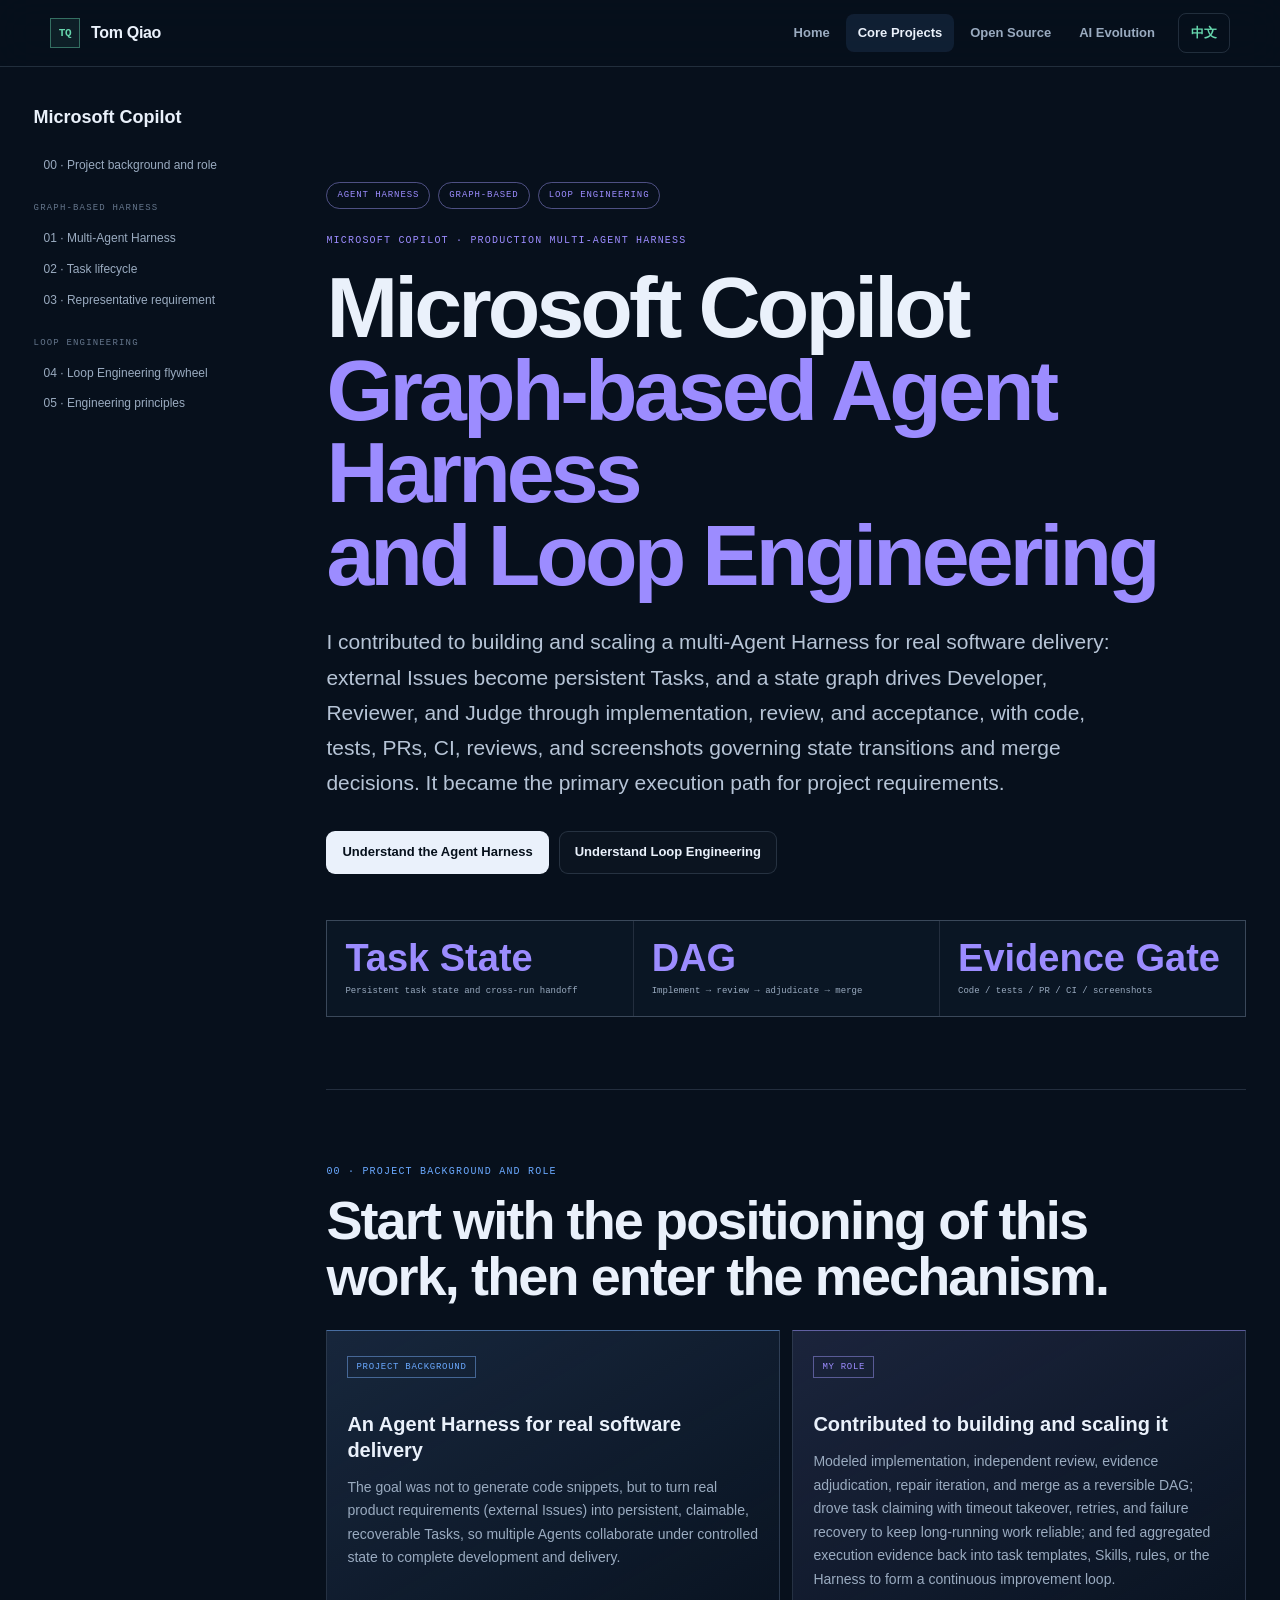
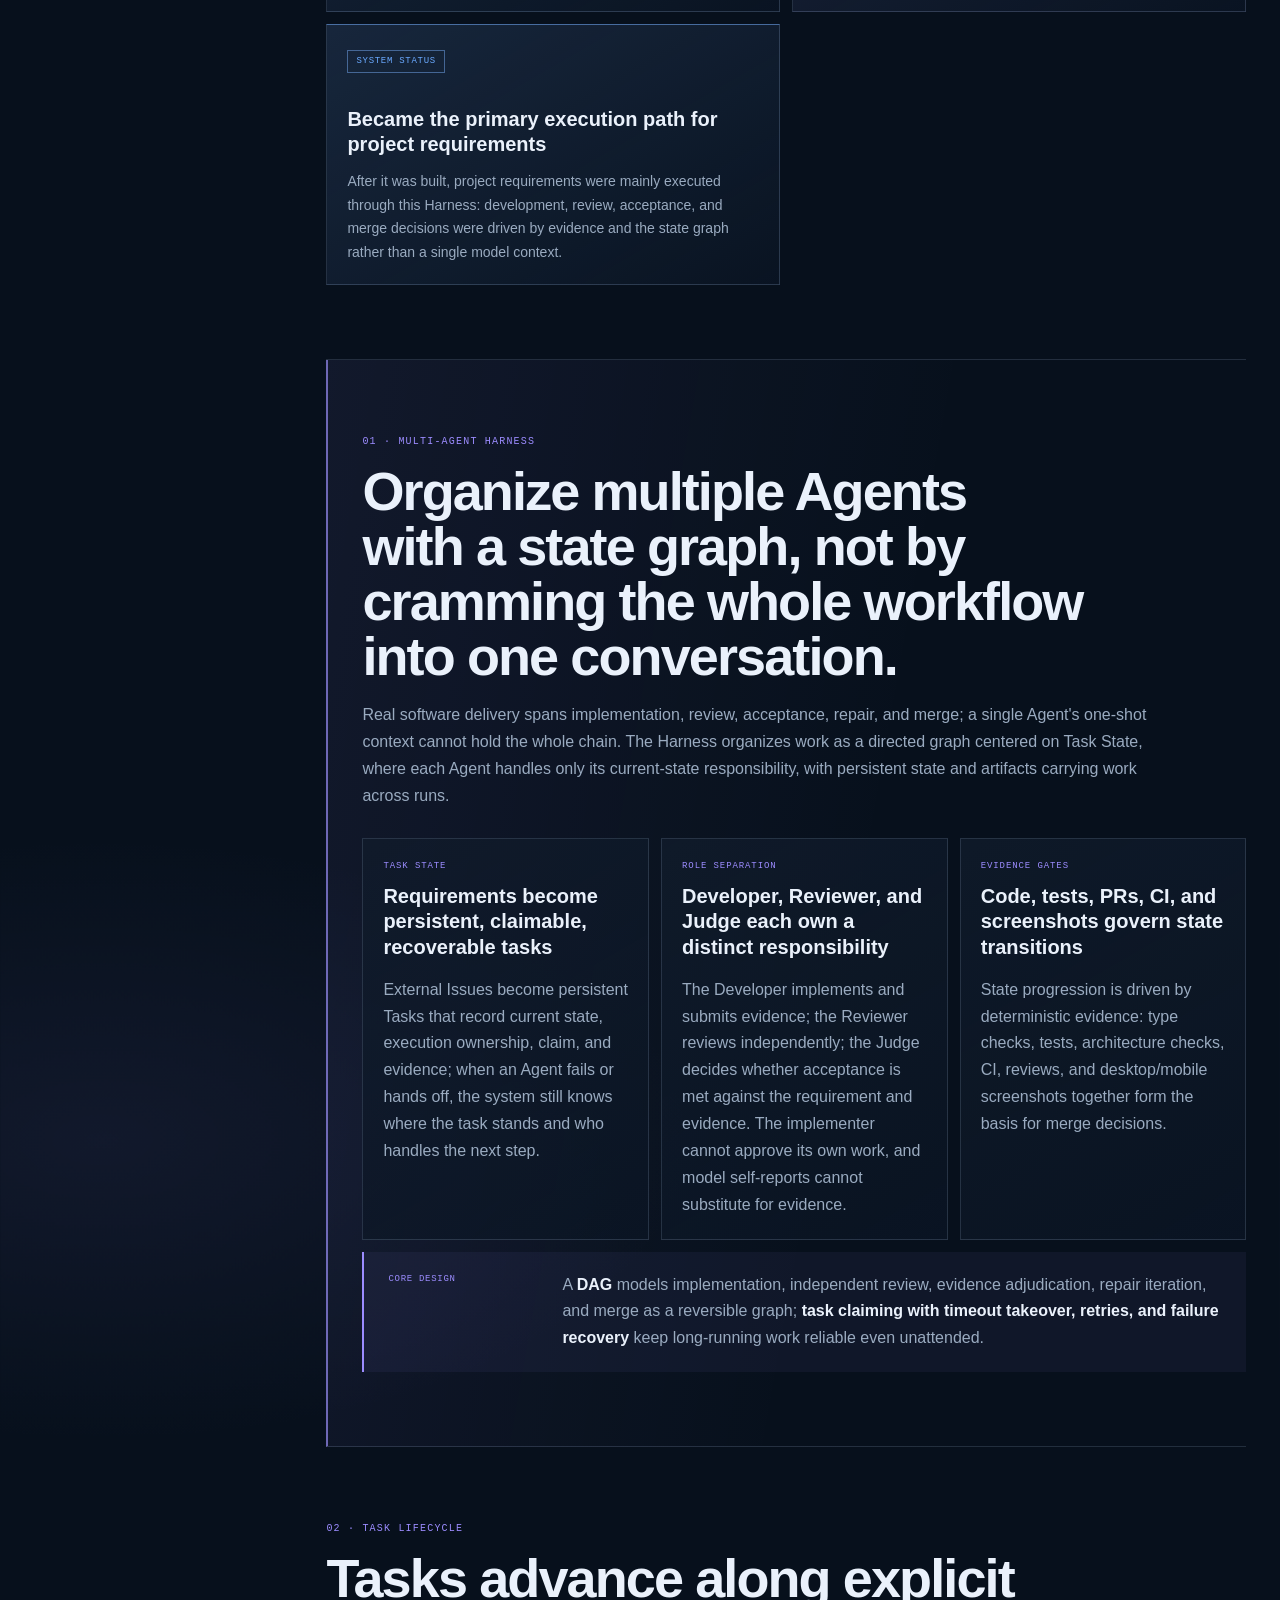
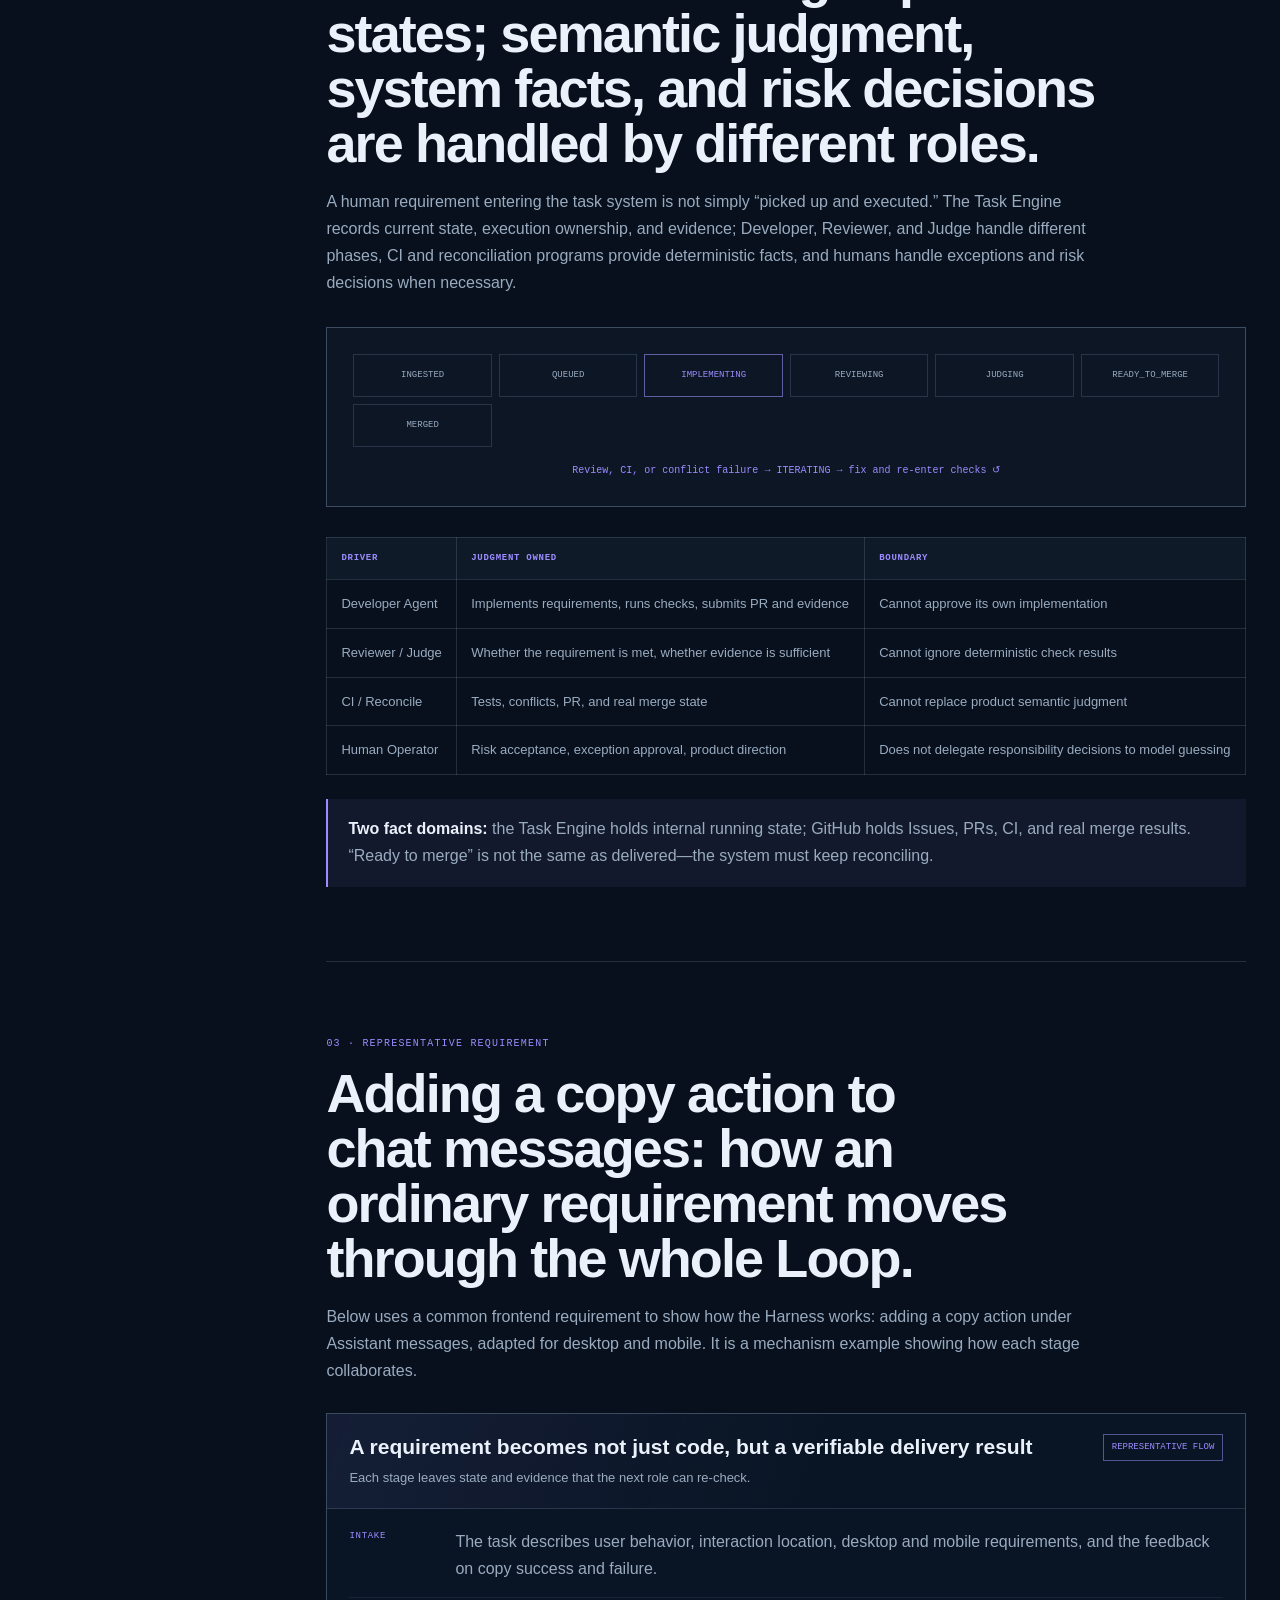
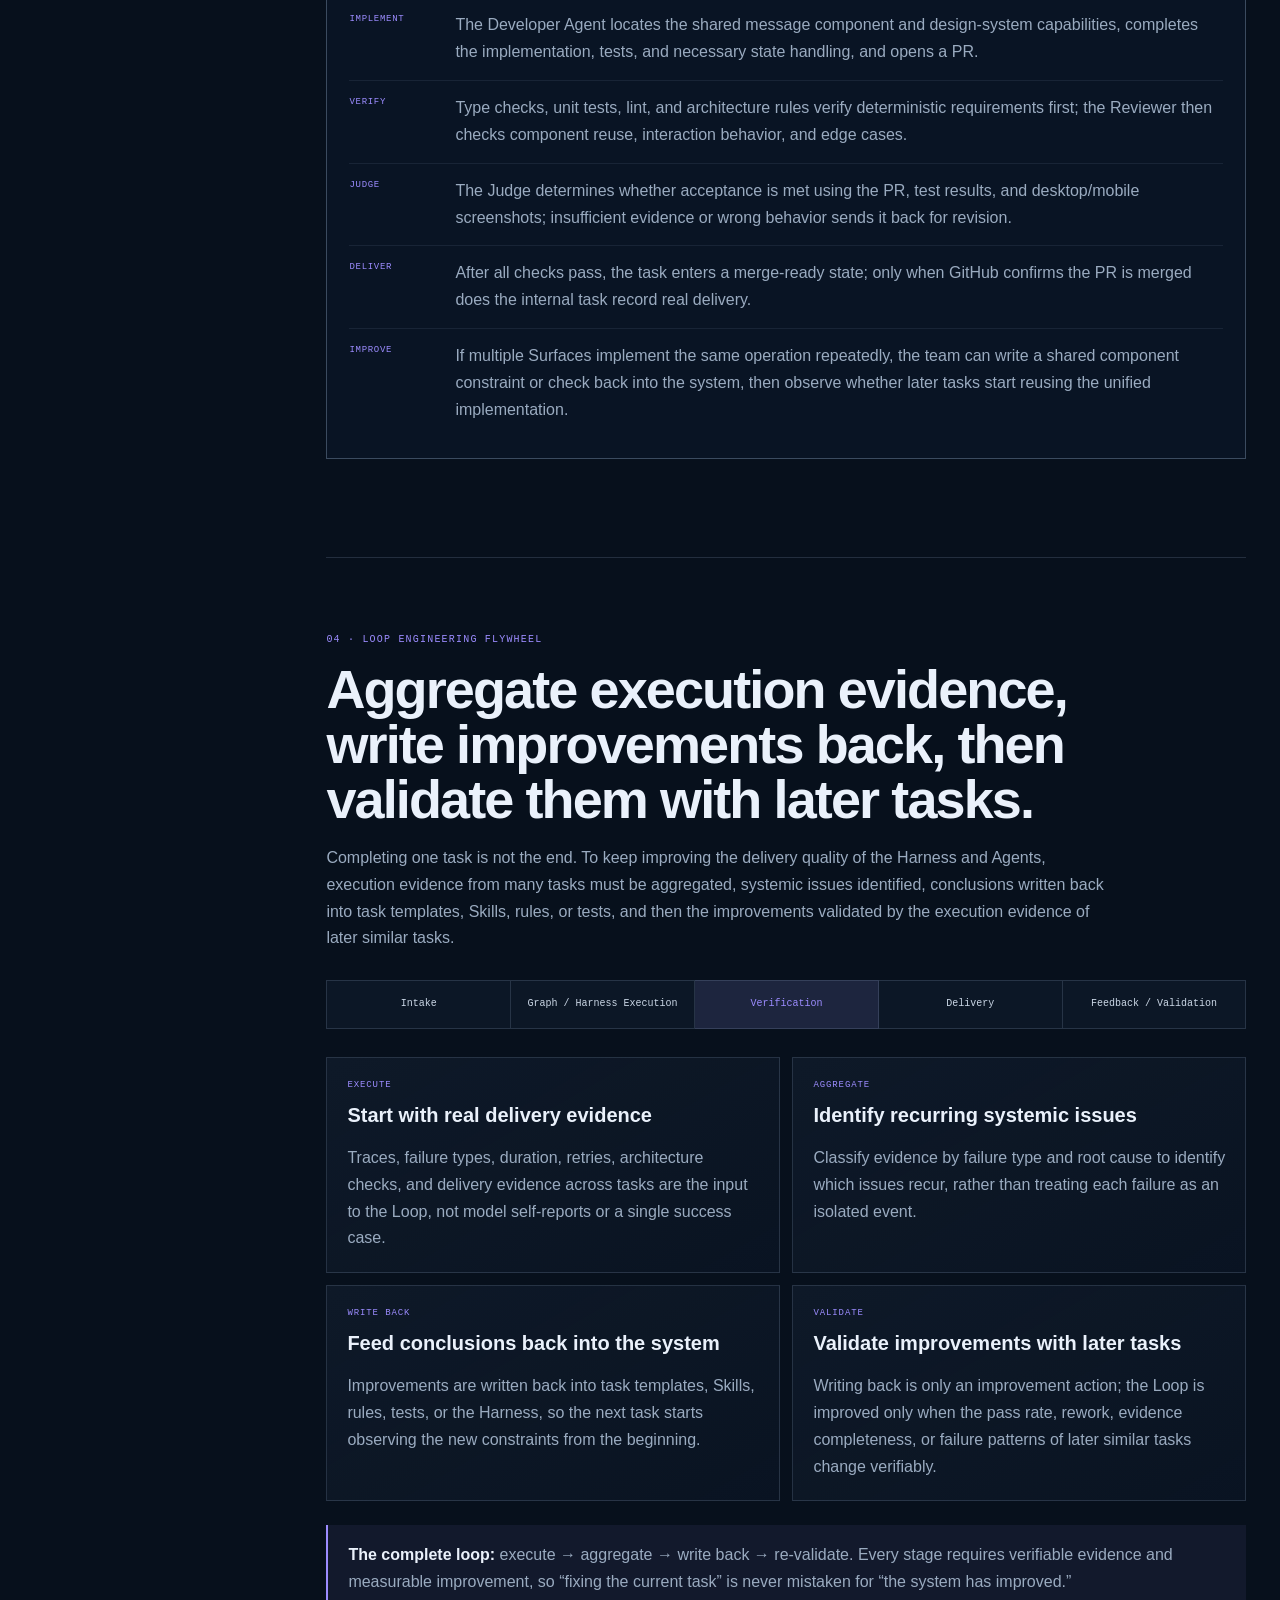
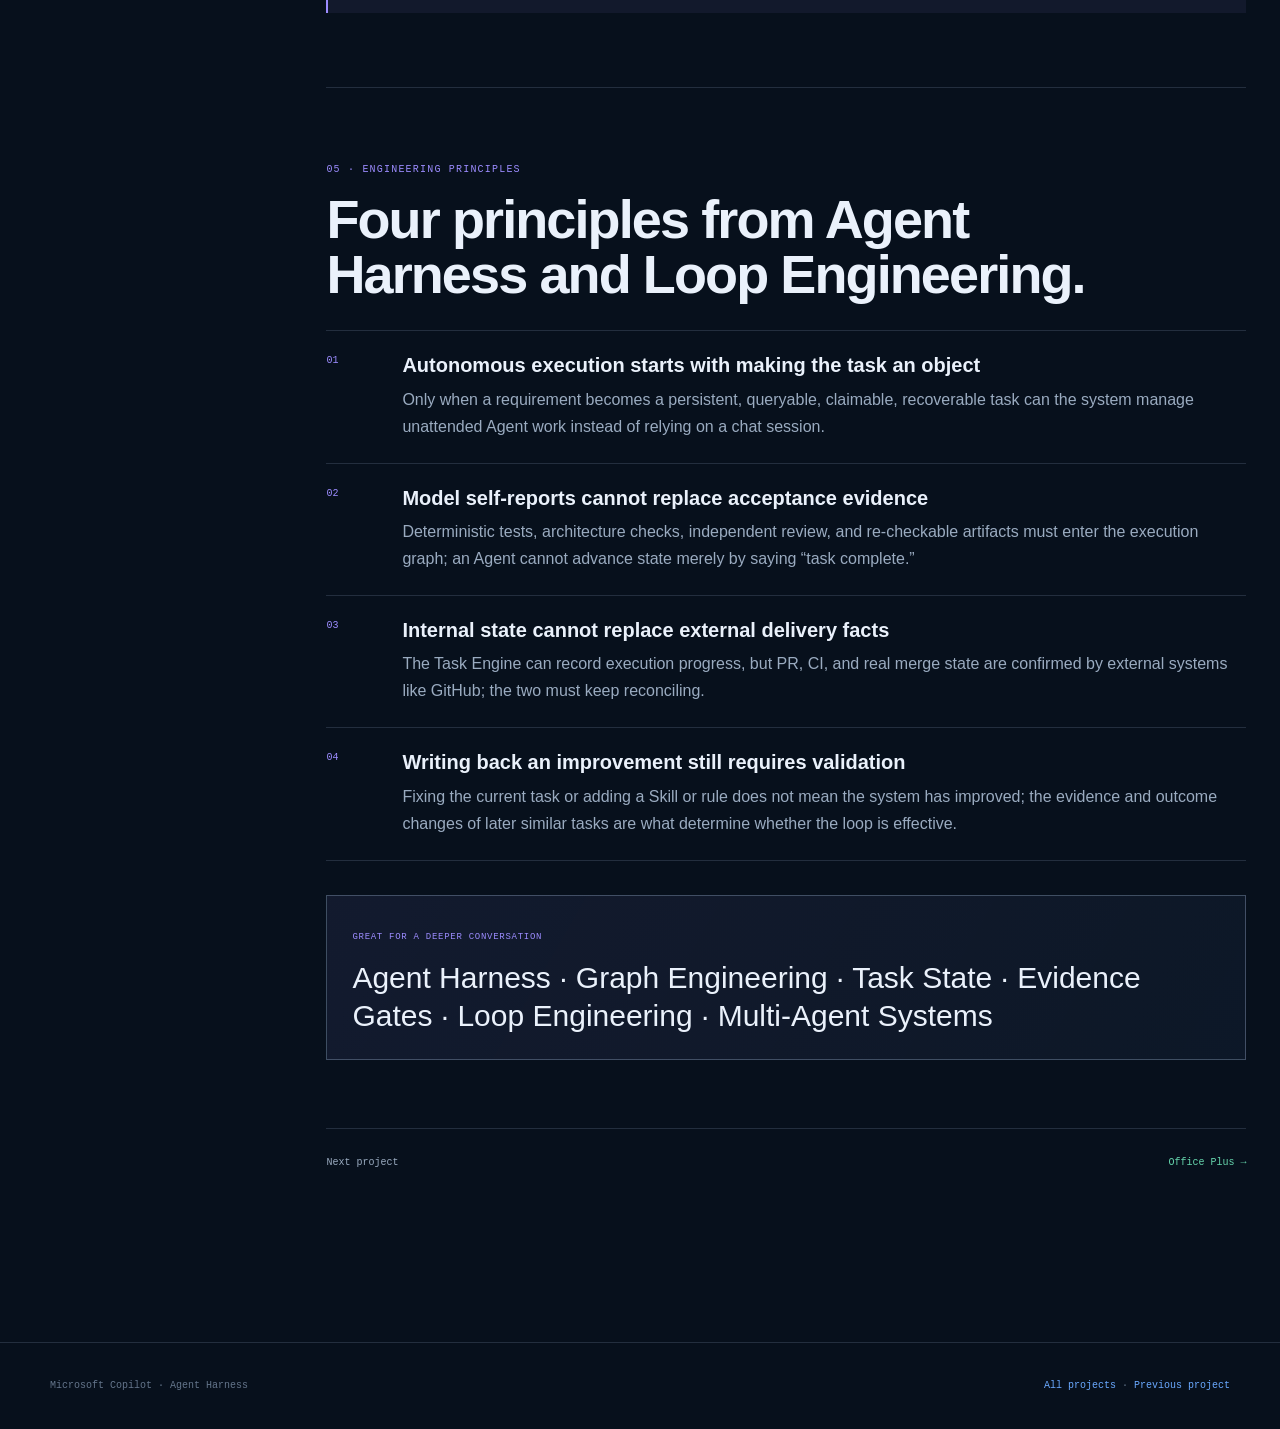
<file: en/copilot-epichan.html>
<!doctype html>
<html lang="en">
<head>
  <meta charset="utf-8">
  <meta name="viewport" content="width=device-width, initial-scale=1">
  <meta name="theme-color" content="#07101c">
  <meta name="description" content="Microsoft Copilot: production Agent Harness and Loop Engineering. Task State drives Developer, Reviewer, and Judge through implementation, review, and acceptance along a state graph.">
  <title>Microsoft Copilot: Graph-based Agent Harness &amp; Loop Engineering — Tom Qiao</title>
  <link rel="stylesheet" href="../assets/styles.css">
  <link rel="stylesheet" href="../assets/longform.css">
  <script src="../assets/site.js" defer></script>
</head>
<body class="longform-page copilot-harness">
  <a class="skip-link" href="#main-content">Skip to main content</a>
  <header class="site-header">
    <nav class="site-nav" aria-label="Primary navigation">
      <a class="brand" href="index.html"><span class="brand-mark">TQ</span><span>Tom Qiao</span></a>
      <button class="menu-button" type="button" aria-label="Open navigation" aria-expanded="false" aria-controls="site-navigation">☰</button>
      <div class="nav-links" id="site-navigation"><a href="index.html">Home</a><a href="projects.html">Core Projects</a><a href="opensource.html">Open Source</a><a href="evolution.html">AI Evolution</a></div>
    </nav>
  </header>

  <main class="longform-wrap" id="main-content">
    <div class="doc-layout">
      <aside class="doc-toc" data-toc aria-label="Table of contents">
        <div class="doc-toc-title">Microsoft Copilot</div><span class="toc-scroll-hint" aria-hidden="true">Swipe to explore →</span>
        <a href="#positioning">00 · Project background and role</a>
        <div class="doc-toc-group">Graph-based Harness</div>
        <a href="#harness">01 · Multi-Agent Harness</a><a href="#lifecycle">02 · Task lifecycle</a><a href="#example">03 · Representative requirement</a>
        <div class="doc-toc-group">Loop Engineering</div>
        <a href="#loop">04 · Loop Engineering flywheel</a><a href="#takeaways">05 · Engineering principles</a>
      </aside>

      <div class="doc-main">
        <header class="doc-hero">
          <div class="doc-hero-label"><span class="doc-chip">Agent Harness</span><span class="doc-chip">Graph-based</span><span class="doc-chip">Loop Engineering</span></div>
          <p class="hero-eyebrow">Microsoft Copilot · Production multi-Agent Harness</p>
          <h1 class="doc-title">Microsoft Copilot<br><span class="accent">Graph-based Agent Harness</span><br><span class="accent title-tail">and Loop Engineering</span></h1>
          <p class="doc-lead">I contributed to building and scaling a multi-Agent Harness for real software delivery: external Issues become persistent Tasks, and a state graph drives Developer, Reviewer, and Judge through implementation, review, and acceptance, with code, tests, PRs, CI, reviews, and screenshots governing state transitions and merge decisions. It became the primary execution path for project requirements.</p>
          <div class="hero-actions"><a class="button primary" href="#harness">Understand the Agent Harness</a><a class="button" href="#loop">Understand Loop Engineering</a></div>
          <div class="fact-ledger" aria-label="Key project themes"><span><strong>Task State</strong><small>Persistent task state and cross-run handoff</small></span><span><strong>DAG</strong><small>Implement → review → adjudicate → merge</small></span><span><strong>Evidence Gate</strong><small>Code / tests / PR / CI / screenshots</small></span></div>
        </header>

        <section class="doc-section interviewer-brief" id="positioning">
          <span class="section-label">00 · Project background and role</span><h2>Start with the positioning of this work, then enter the mechanism.</h2>
          <div class="brief-grid">
            <article class="brief-card"><span class="brief-label">Project background</span><h3>An Agent Harness for real software delivery</h3><p>The goal was not to generate code snippets, but to turn real product requirements (external Issues) into persistent, claimable, recoverable Tasks, so multiple Agents collaborate under controlled state to complete development and delivery.</p></article>
            <article class="brief-card"><span class="brief-label ownership">My role</span><h3>Contributed to building and scaling it</h3><p>Modeled implementation, independent review, evidence adjudication, repair iteration, and merge as a reversible DAG; drove task claiming with timeout takeover, retries, and failure recovery to keep long-running work reliable; and fed aggregated execution evidence back into task templates, Skills, rules, or the Harness to form a continuous improvement loop.</p></article>
            <article class="brief-card"><span class="brief-label">System status</span><h3>Became the primary execution path for project requirements</h3><p>After it was built, project requirements were mainly executed through this Harness: development, review, acceptance, and merge decisions were driven by evidence and the state graph rather than a single model context.</p></article>
          </div>
        </section>

        <section class="doc-section epichan-entry" id="harness">
          <span class="section-label">01 · Multi-Agent Harness</span><h2>Organize multiple Agents with a state graph, not by cramming the whole workflow into one conversation.</h2>
          <p class="section-intro">Real software delivery spans implementation, review, acceptance, repair, and merge; a single Agent's one-shot context cannot hold the whole chain. The Harness organizes work as a directed graph centered on Task State, where each Agent handles only its current-state responsibility, with persistent state and artifacts carrying work across runs.</p>
          <div class="prose-grid three">
            <article class="info-card"><span class="card-kicker">Task State</span><h3>Requirements become persistent, claimable, recoverable tasks</h3><p>External Issues become persistent Tasks that record current state, execution ownership, claim, and evidence; when an Agent fails or hands off, the system still knows where the task stands and who handles the next step.</p></article>
            <article class="info-card"><span class="card-kicker">Role separation</span><h3>Developer, Reviewer, and Judge each own a distinct responsibility</h3><p>The Developer implements and submits evidence; the Reviewer reviews independently; the Judge decides whether acceptance is met against the requirement and evidence. The implementer cannot approve its own work, and model self-reports cannot substitute for evidence.</p></article>
            <article class="info-card"><span class="card-kicker">Evidence gates</span><h3>Code, tests, PRs, CI, and screenshots govern state transitions</h3><p>State progression is driven by deterministic evidence: type checks, tests, architecture checks, CI, reviews, and desktop/mobile screenshots together form the basis for merge decisions.</p></article>
          </div>
          <div class="decision-line"><span>Core design</span><p>A <strong>DAG</strong> models implementation, independent review, evidence adjudication, repair iteration, and merge as a reversible graph; <strong>task claiming with timeout takeover, retries, and failure recovery</strong> keep long-running work reliable even unattended.</p></div>
        </section>

        <section class="doc-section" id="lifecycle">
          <span class="section-label">02 · Task lifecycle</span><h2>Tasks advance along explicit states; semantic judgment, system facts, and risk decisions are handled by different roles.</h2>
          <p class="section-intro">A human requirement entering the task system is not simply “picked up and executed.” The Task Engine records current state, execution ownership, and evidence; Developer, Reviewer, and Judge handle different phases, CI and reconciliation programs provide deterministic facts, and humans handle exceptions and risk decisions when necessary.</p>
          <div class="mobile-scroll-hint" aria-hidden="true">Scroll horizontally to see the full task states →</div>
          <div class="state-loop">
            <div class="state-loop-line"><div class="state">INGESTED</div><div class="state">QUEUED</div><div class="state current">IMPLEMENTING</div><div class="state">REVIEWING</div><div class="state">JUDGING</div><div class="state">READY_TO_MERGE</div><div class="state">MERGED</div></div>
            <div class="loop-return">Review, CI, or conflict failure → ITERATING → fix and re-enter checks ↺</div>
          </div>
          <div class="mobile-scroll-hint" aria-hidden="true">Scroll horizontally to see the full role boundaries →</div>
          <div class="data-table-wrap"><table class="data-table"><thead><tr><th>Driver</th><th>Judgment owned</th><th>Boundary</th></tr></thead><tbody><tr><td>Developer Agent</td><td>Implements requirements, runs checks, submits PR and evidence</td><td>Cannot approve its own implementation</td></tr><tr><td>Reviewer / Judge</td><td>Whether the requirement is met, whether evidence is sufficient</td><td>Cannot ignore deterministic check results</td></tr><tr><td>CI / Reconcile</td><td>Tests, conflicts, PR, and real merge state</td><td>Cannot replace product semantic judgment</td></tr><tr><td>Human Operator</td><td>Risk acceptance, exception approval, product direction</td><td>Does not delegate responsibility decisions to model guessing</td></tr></tbody></table></div>
          <p class="signal-note"><strong>Two fact domains:</strong> the Task Engine holds internal running state; GitHub holds Issues, PRs, CI, and real merge results. “Ready to merge” is not the same as delivered—the system must keep reconciling.</p>
        </section>

        <section class="doc-section" id="example">
          <span class="section-label">03 · Representative requirement</span><h2>Adding a copy action to chat messages: how an ordinary requirement moves through the whole Loop.</h2>
          <p class="section-intro">Below uses a common frontend requirement to show how the Harness works: adding a copy action under Assistant messages, adapted for desktop and mobile. It is a mechanism example showing how each stage collaborates.</p>
          <article class="case-study">
            <header class="case-head"><div><h3>A requirement becomes not just code, but a verifiable delivery result</h3><p>Each stage leaves state and evidence that the next role can re-check.</p></div><span class="status">REPRESENTATIVE FLOW</span></header>
            <div class="case-body">
              <div class="case-row"><span class="case-label">Intake</span><p>The task describes user behavior, interaction location, desktop and mobile requirements, and the feedback on copy success and failure.</p></div>
              <div class="case-row"><span class="case-label">Implement</span><p>The Developer Agent locates the shared message component and design-system capabilities, completes the implementation, tests, and necessary state handling, and opens a PR.</p></div>
              <div class="case-row"><span class="case-label">Verify</span><p>Type checks, unit tests, lint, and architecture rules verify deterministic requirements first; the Reviewer then checks component reuse, interaction behavior, and edge cases.</p></div>
              <div class="case-row"><span class="case-label">Judge</span><p>The Judge determines whether acceptance is met using the PR, test results, and desktop/mobile screenshots; insufficient evidence or wrong behavior sends it back for revision.</p></div>
              <div class="case-row"><span class="case-label">Deliver</span><p>After all checks pass, the task enters a merge-ready state; only when GitHub confirms the PR is merged does the internal task record real delivery.</p></div>
              <div class="case-row"><span class="case-label">Improve</span><p>If multiple Surfaces implement the same operation repeatedly, the team can write a shared component constraint or check back into the system, then observe whether later tasks start reusing the unified implementation.</p></div>
            </div>
          </article>
        </section>

        <section class="doc-section" id="loop">
          <span class="section-label">04 · Loop Engineering flywheel</span><h2>Aggregate execution evidence, write improvements back, then validate them with later tasks.</h2>
          <p class="section-intro">Completing one task is not the end. To keep improving the delivery quality of the Harness and Agents, execution evidence from many tasks must be aggregated, systemic issues identified, conclusions written back into task templates, Skills, rules, or tests, and then the improvements validated by the execution evidence of later similar tasks.</p>
          <div class="mobile-scroll-hint" aria-hidden="true">Scroll horizontally to see the full Loop →</div>
          <div class="flow-strip" aria-label="Loop Engineering closed loop"><div class="flow-node">Intake</div><div class="flow-node">Graph / Harness Execution</div><div class="flow-node active">Verification</div><div class="flow-node">Delivery</div><div class="flow-node">Feedback / Validation</div></div>
          <div class="prose-grid">
            <article class="decision-card"><span class="card-kicker">Execute</span><h3>Start with real delivery evidence</h3><p>Traces, failure types, duration, retries, architecture checks, and delivery evidence across tasks are the input to the Loop, not model self-reports or a single success case.</p></article>
            <article class="decision-card"><span class="card-kicker">Aggregate</span><h3>Identify recurring systemic issues</h3><p>Classify evidence by failure type and root cause to identify which issues recur, rather than treating each failure as an isolated event.</p></article>
            <article class="decision-card"><span class="card-kicker">Write back</span><h3>Feed conclusions back into the system</h3><p>Improvements are written back into task templates, Skills, rules, tests, or the Harness, so the next task starts observing the new constraints from the beginning.</p></article>
            <article class="decision-card"><span class="card-kicker">Validate</span><h3>Validate improvements with later tasks</h3><p>Writing back is only an improvement action; the Loop is improved only when the pass rate, rework, evidence completeness, or failure patterns of later similar tasks change verifiably.</p></article>
          </div>
          <p class="signal-note"><strong>The complete loop:</strong> execute → aggregate → write back → re-validate. Every stage requires verifiable evidence and measurable improvement, so “fixing the current task” is never mistaken for “the system has improved.”</p>
        </section>

        <section class="doc-section" id="takeaways">
          <span class="section-label">05 · Engineering principles</span><h2>Four principles from Agent Harness and Loop Engineering.</h2>
          <div class="takeaway-list">
            <article><span>01</span><div><h3>Autonomous execution starts with making the task an object</h3><p>Only when a requirement becomes a persistent, queryable, claimable, recoverable task can the system manage unattended Agent work instead of relying on a chat session.</p></div></article>
            <article><span>02</span><div><h3>Model self-reports cannot replace acceptance evidence</h3><p>Deterministic tests, architecture checks, independent review, and re-checkable artifacts must enter the execution graph; an Agent cannot advance state merely by saying “task complete.”</p></div></article>
            <article><span>03</span><div><h3>Internal state cannot replace external delivery facts</h3><p>The Task Engine can record execution progress, but PR, CI, and real merge state are confirmed by external systems like GitHub; the two must keep reconciling.</p></div></article>
            <article><span>04</span><div><h3>Writing back an improvement still requires validation</h3><p>Fixing the current task or adding a Skill or rule does not mean the system has improved; the evidence and outcome changes of later similar tasks are what determine whether the loop is effective.</p></div></article>
          </div>
          <div class="closing-statement"><span>Great for a deeper conversation</span><p>Agent Harness · Graph Engineering · Task State · Evidence Gates · Loop Engineering · Multi-Agent Systems</p></div>
          <nav class="next-page" aria-label="Next page"><span>Next project</span><a href="office-plus.html">Office Plus →</a></nav>
        </section>
      </div>
    </div>
  </main>

  <footer class="site-footer"><div class="site-footer-inner"><span>Microsoft Copilot · Agent Harness</span><span><a href="projects.html">All projects</a> · <a href="societas.html">Previous project</a></span></div></footer>
</body>
</html>
</file>
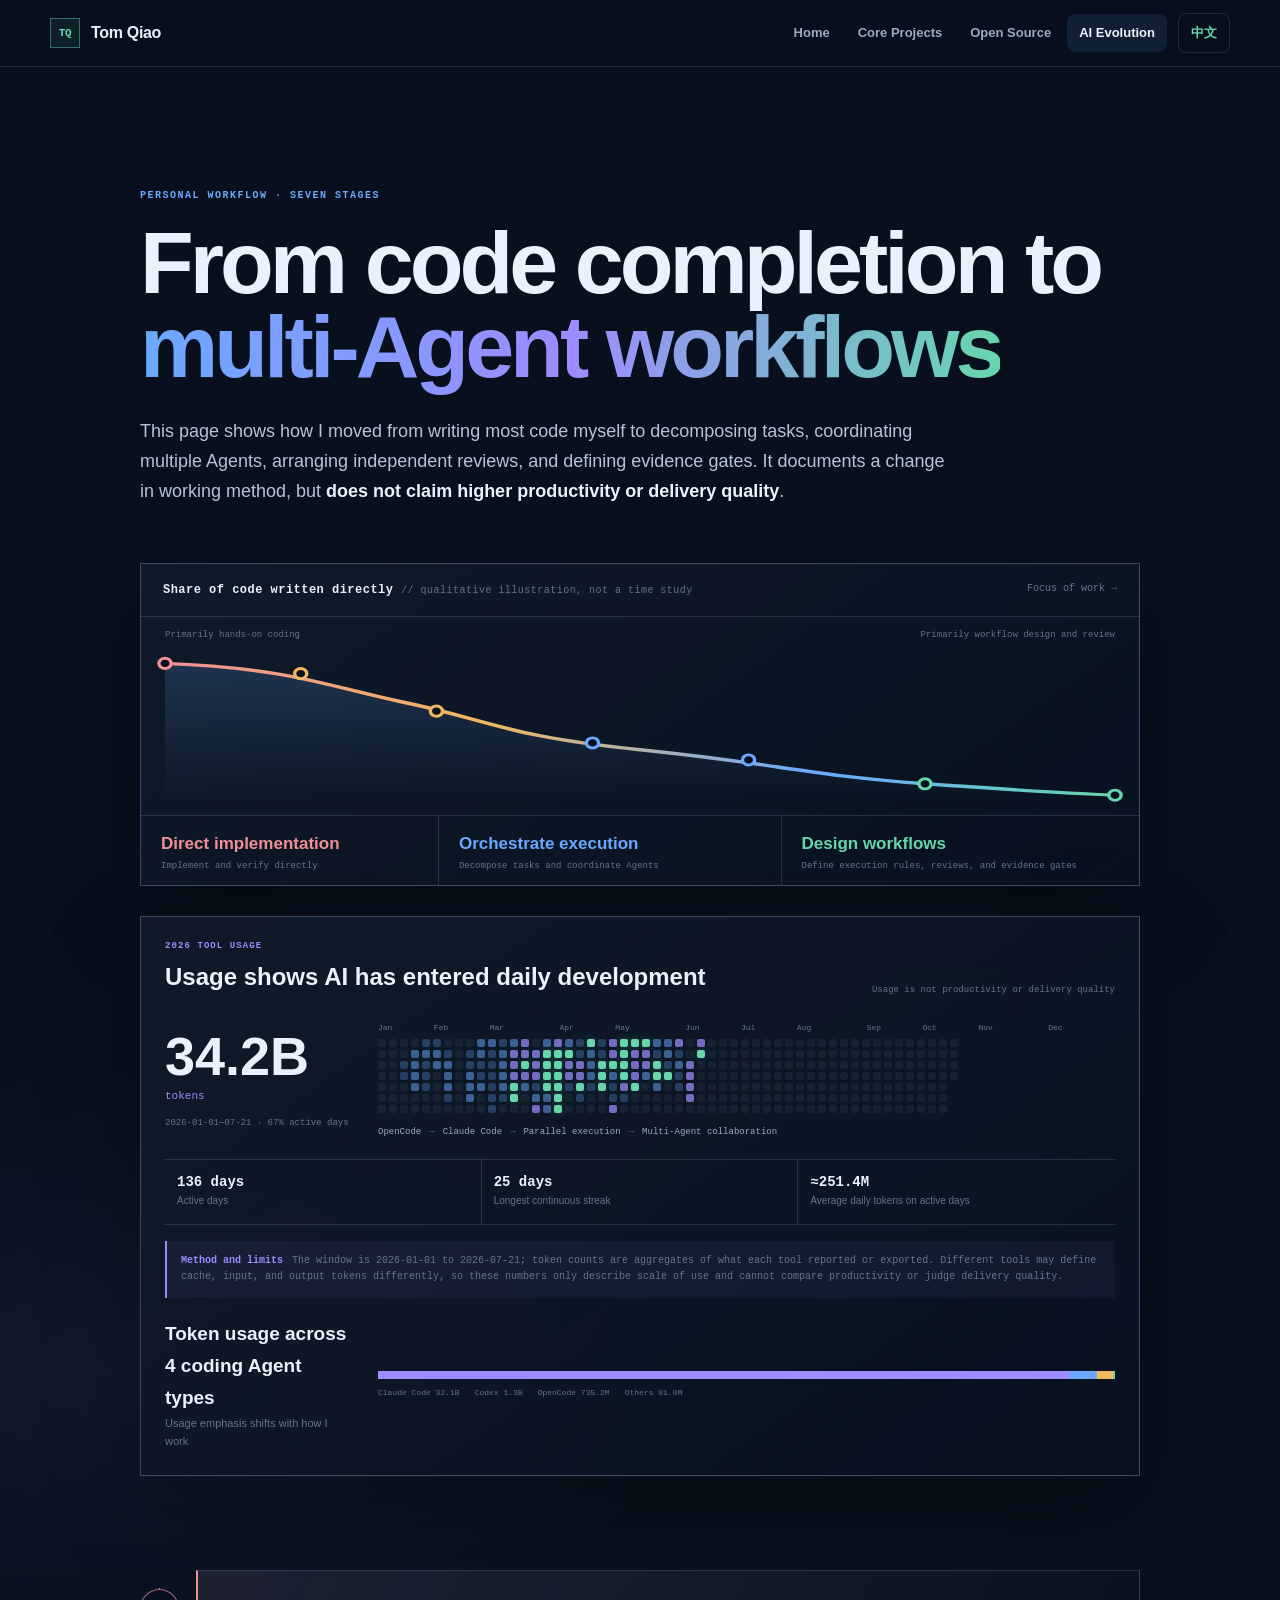
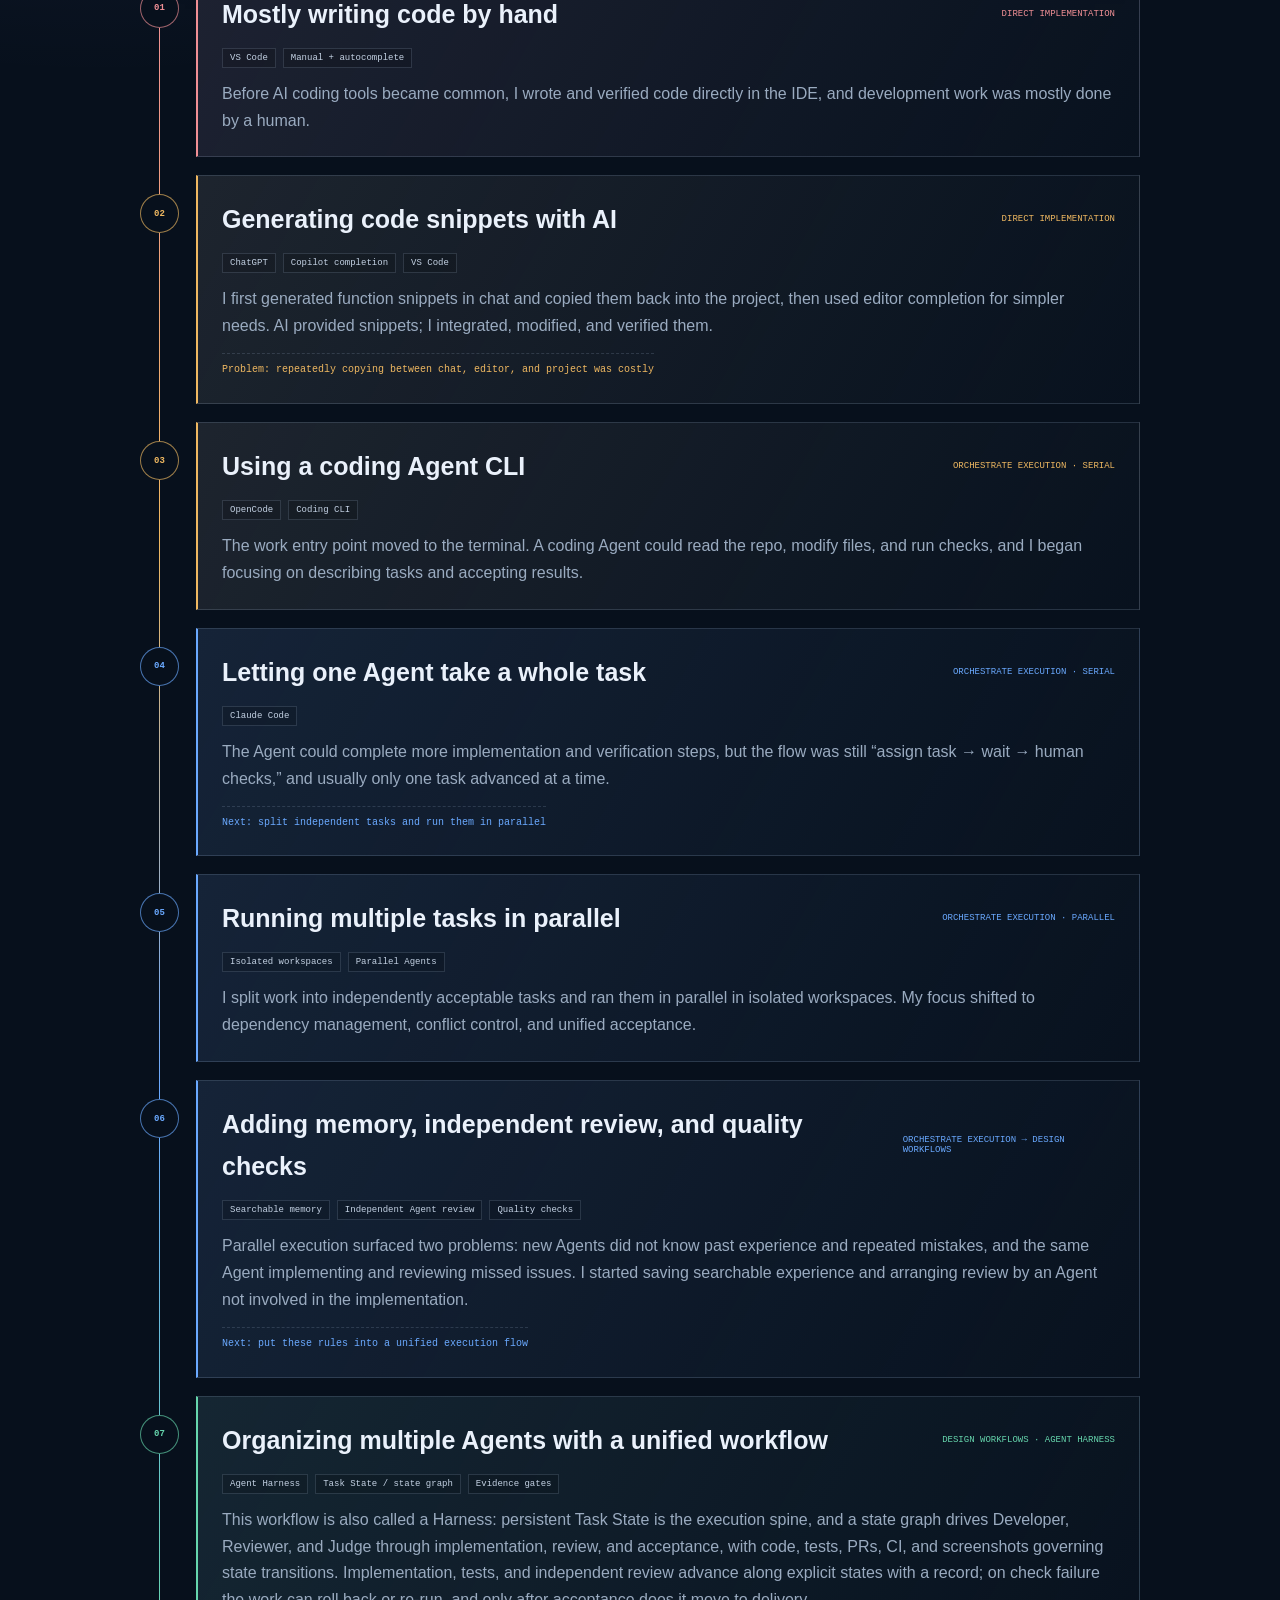
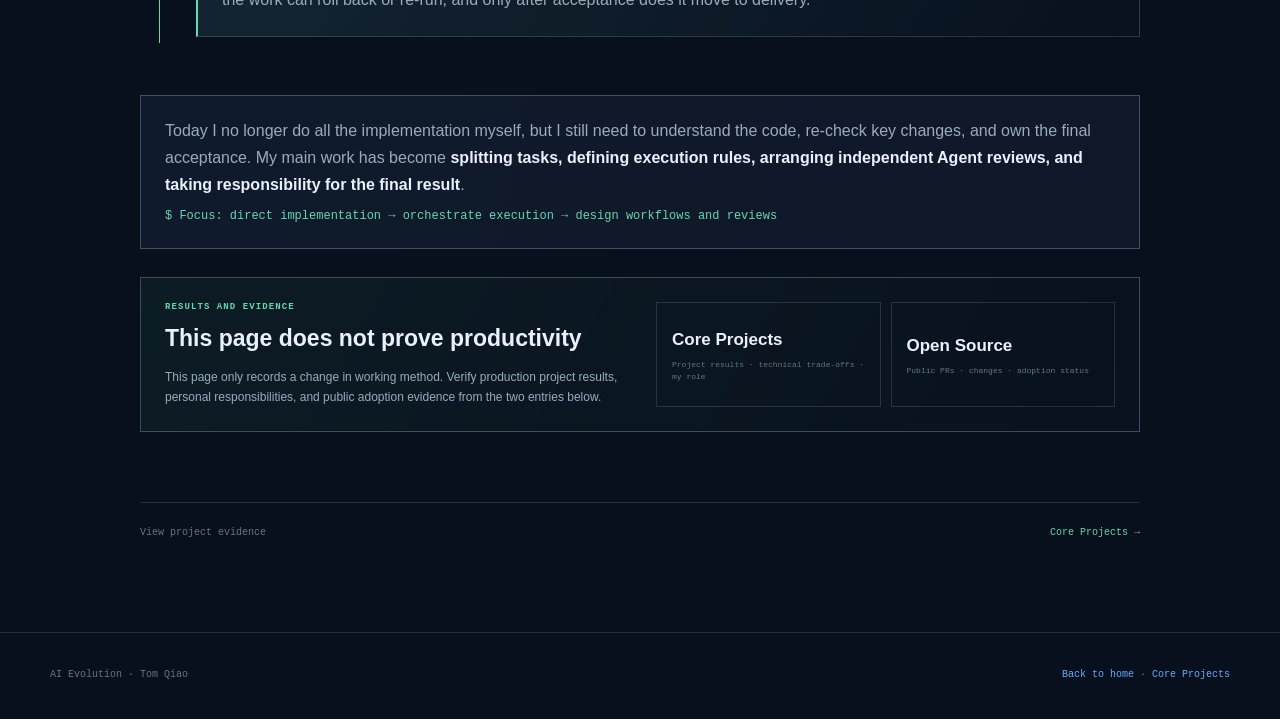
<file: en/evolution.html>
<!doctype html>
<html lang="en">
<head>
  <meta charset="utf-8">
  <meta name="viewport" content="width=device-width, initial-scale=1">
  <meta name="theme-color" content="#07101c">
  <meta name="description" content="Tom Qiao's seven changes in how he works with AI; tool usage only indicates the scale of use, not productivity or delivery quality.">
  <title>AI Evolution — Tom Qiao</title>
  <link rel="stylesheet" href="../assets/styles.css">
  <link rel="stylesheet" href="../assets/evolution.css">
  <script src="../assets/site.js" defer></script>
  <script src="../assets/evolution.js" defer></script>
</head>
<body class="evolution-page">
  <header class="site-header">
    <nav class="site-nav" aria-label="Primary navigation">
      <a class="brand" href="index.html"><span class="brand-mark">TQ</span><span>Tom Qiao</span></a>
      <button class="menu-button" type="button" aria-label="Open navigation" aria-expanded="false" aria-controls="site-navigation">☰</button>
      <div class="nav-links" id="site-navigation"><a href="index.html">Home</a><a href="projects.html">Core Projects</a><a href="opensource.html">Open Source</a><a href="evolution.html">AI Evolution</a></div>
    </nav>
  </header>

  <main class="evolution-shell">
    <header class="evolution-hero">
      <p class="evo-kicker">Personal workflow · seven stages</p>
      <h1>From code completion to<br><span>multi-Agent workflows</span></h1>
      <p>This page shows how I moved from writing most code myself to decomposing tasks, coordinating multiple Agents, arranging independent reviews, and defining evidence gates. It documents a change in working method, but <strong>does not claim higher productivity or delivery quality</strong>.</p>
    </header>

    <section class="recession" aria-labelledby="recession-title">
      <div class="recession-head"><h2 id="recession-title">Share of code written directly <small>// qualitative illustration, not a time study</small></h2><span>Focus of work →</span></div>
      <div class="recession-chart">
        <span class="axis begin">Primarily hands-on coding</span><span class="axis end">Primarily workflow design and review</span>
        <svg viewBox="0 0 700 132" preserveAspectRatio="none" role="img" aria-label="A schematic curve showing the work focus gradually shifting from coding by hand to workflow design and review.">
          <defs><linearGradient id="evoStroke" x1="0" y1="0" x2="1" y2="0"><stop offset="0" stop-color="#f08f95"/><stop offset=".34" stop-color="#efb861"/><stop offset=".68" stop-color="#6aa9ff"/><stop offset="1" stop-color="#66d6ad"/></linearGradient><linearGradient id="evoFill" x1="0" y1="0" x2="0" y2="1"><stop offset="0" stop-color="#6aa9ff" stop-opacity=".18"/><stop offset="1" stop-color="#6aa9ff" stop-opacity="0"/></linearGradient></defs>
          <path d="M0 10C90 14 120 30 175 44C240 60 250 74 350 86C450 98 470 108 560 116C620 121 660 124 700 126V132H0Z" fill="url(#evoFill)"/>
          <path d="M0 10C90 14 120 30 175 44C240 60 250 74 350 86C450 98 470 108 560 116C620 121 660 124 700 126" fill="none" stroke="url(#evoStroke)" stroke-width="3" stroke-linecap="round"/>
          <g fill="#07101c" stroke-width="2.5"><circle cx="0" cy="10" r="4.5" stroke="#f08f95"/><circle cx="100" cy="19" r="4.5" stroke="#efb861"/><circle cx="200" cy="52" r="4.5" stroke="#efb861"/><circle cx="315" cy="80" r="4.5" stroke="#6aa9ff"/><circle cx="430" cy="95" r="4.5" stroke="#6aa9ff"/><circle cx="560" cy="116" r="4.5" stroke="#66d6ad"/><circle cx="700" cy="126" r="4.5" stroke="#66d6ad"/></g>
        </svg>
      </div>
      <div class="role-bands"><div><b>Direct implementation</b><span>Implement and verify directly</span></div><div><b>Orchestrate execution</b><span>Decompose tasks and coordinate Agents</span></div><div><b>Design workflows</b><span>Define execution rules, reviews, and evidence gates</span></div></div>
    </section>

    <section class="footprint" aria-labelledby="footprint-title">
      <div class="footprint-head"><div><p>2026 tool usage</p><h2 id="footprint-title">Usage shows AI has entered daily development</h2></div><span>Usage is not productivity or delivery quality</span></div>
      <div class="footprint-main">
        <div class="token-total"><strong>34.2B</strong><span>tokens</span><small>2026-01-01—07-21 · 67% active days</small></div>
        <div class="heat-area"><div class="heat-months" id="heatMonths" aria-hidden="true"></div><div class="heat-grid" id="tokenHeatmap" aria-label="Daily token usage heatmap for 2026"></div><div class="tool-trace"><span>OpenCode</span><i>→</i><span>Claude Code</span><i>→</i><span>Parallel execution</span><i>→</i><span>Multi-Agent collaboration</span></div></div>
      </div>
      <div class="activity-stats"><div><b>136 days</b><span>Active days</span></div><div><b>25 days</b><span>Longest continuous streak</span></div><div><b>≈251.4M</b><span>Average daily tokens on active days</span></div></div>
      <p class="methodology-note"><strong>Method and limits</strong>The window is 2026-01-01 to 2026-07-21; token counts are aggregates of what each tool reported or exported. Different tools may define cache, input, and output tokens differently, so these numbers only describe scale of use and cannot compare productivity or judge delivery quality.</p>
      <div class="agent-mix"><div><b>Token usage across 4 coding Agent types</b><span>Usage emphasis shifts with how I work</span></div><div class="mix-detail"><div class="mix-bar"><i class="m1"></i><i class="m2"></i><i class="m3"></i><i class="m4"></i></div><p><span>Claude Code 32.1B</span><span>Codex 1.3B</span><span>OpenCode 735.2M</span><span>Others 81.0M</span></p></div></div>
    </section>

    <section class="evolution-timeline" aria-label="Seven rounds of AI coding">
      <article class="evo-stage pink"><span class="stage-dot">01</span><div class="stage-card"><div class="stage-head"><h2>Mostly writing code by hand</h2><span>Direct implementation</span></div><div class="stage-tools"><code>VS Code</code><code>Manual + autocomplete</code></div><p>Before AI coding tools became common, I wrote and verified code directly in the IDE, and development work was mostly done by a human.</p></div></article>
      <article class="evo-stage amber"><span class="stage-dot">02</span><div class="stage-card"><div class="stage-head"><h2>Generating code snippets with AI</h2><span>Direct implementation</span></div><div class="stage-tools"><code>ChatGPT</code><code>Copilot completion</code><code>VS Code</code></div><p>I first generated function snippets in chat and copied them back into the project, then used editor completion for simpler needs. AI provided snippets; I integrated, modified, and verified them.</p><p class="leap">Problem: repeatedly copying between chat, editor, and project was costly</p></div></article>
      <article class="evo-stage amber"><span class="stage-dot">03</span><div class="stage-card"><div class="stage-head"><h2>Using a coding Agent CLI</h2><span>Orchestrate execution · serial</span></div><div class="stage-tools"><code>OpenCode</code><code>Coding CLI</code></div><p>The work entry point moved to the terminal. A coding Agent could read the repo, modify files, and run checks, and I began focusing on describing tasks and accepting results.</p></div></article>
      <article class="evo-stage blue"><span class="stage-dot">04</span><div class="stage-card"><div class="stage-head"><h2>Letting one Agent take a whole task</h2><span>Orchestrate execution · serial</span></div><div class="stage-tools"><code>Claude Code</code></div><p>The Agent could complete more implementation and verification steps, but the flow was still “assign task → wait → human checks,” and usually only one task advanced at a time.</p><p class="leap">Next: split independent tasks and run them in parallel</p></div></article>
      <article class="evo-stage blue"><span class="stage-dot">05</span><div class="stage-card"><div class="stage-head"><h2>Running multiple tasks in parallel</h2><span>Orchestrate execution · parallel</span></div><div class="stage-tools"><code>Isolated workspaces</code><code>Parallel Agents</code></div><p>I split work into independently acceptable tasks and ran them in parallel in isolated workspaces. My focus shifted to dependency management, conflict control, and unified acceptance.</p></div></article>
      <article class="evo-stage blue"><span class="stage-dot">06</span><div class="stage-card"><div class="stage-head"><h2>Adding memory, independent review, and quality checks</h2><span>Orchestrate execution → design workflows</span></div><div class="stage-tools"><code>Searchable memory</code><code>Independent Agent review</code><code>Quality checks</code></div><p>Parallel execution surfaced two problems: new Agents did not know past experience and repeated mistakes, and the same Agent implementing and reviewing missed issues. I started saving searchable experience and arranging review by an Agent not involved in the implementation.</p><p class="leap">Next: put these rules into a unified execution flow</p></div></article>
      <article class="evo-stage mint"><span class="stage-dot">07</span><div class="stage-card"><div class="stage-head"><h2>Organizing multiple Agents with a unified workflow</h2><span>Design workflows · Agent Harness</span></div><div class="stage-tools"><code>Agent Harness</code><code>Task State / state graph</code><code>Evidence gates</code></div><p>This workflow is also called a Harness: persistent Task State is the execution spine, and a state graph drives Developer, Reviewer, and Judge through implementation, review, and acceptance, with code, tests, PRs, CI, and screenshots governing state transitions. Implementation, tests, and independent review advance along explicit states with a record; on check failure the work can roll back or re-run, and only after acceptance does it move to delivery.</p></div></article>
    </section>

    <aside class="evo-terminal">Today I no longer do all the implementation myself, but I still need to understand the code, re-check key changes, and own the final acceptance. My main work has become <strong>splitting tasks, defining execution rules, arranging independent Agent reviews, and taking responsibility for the final result</strong>.<code>$ Focus: direct implementation → orchestrate execution → design workflows and reviews</code></aside>

    <section class="evidence-bridge" aria-labelledby="evidence-bridge-title">
      <div><p>Results and evidence</p><h2 id="evidence-bridge-title">This page does not prove productivity</h2><span>This page only records a change in working method. Verify production project results, personal responsibilities, and public adoption evidence from the two entries below.</span></div>
      <div class="evidence-links"><a href="projects.html"><b>Core Projects</b><small>Project results · technical trade-offs · my role</small></a><a href="opensource.html"><b>Open Source</b><small>Public PRs · changes · adoption status</small></a></div>
    </section>

    <nav class="next-route" aria-label="Next page"><span>View project evidence</span><a href="projects.html">Core Projects →</a></nav>
  </main>

  <footer class="site-footer"><div class="site-footer-inner"><span>AI Evolution · Tom Qiao</span><span><a href="index.html">Back to home</a> · <a href="projects.html">Core Projects</a></span></div></footer>
</body>
</html>
</file>
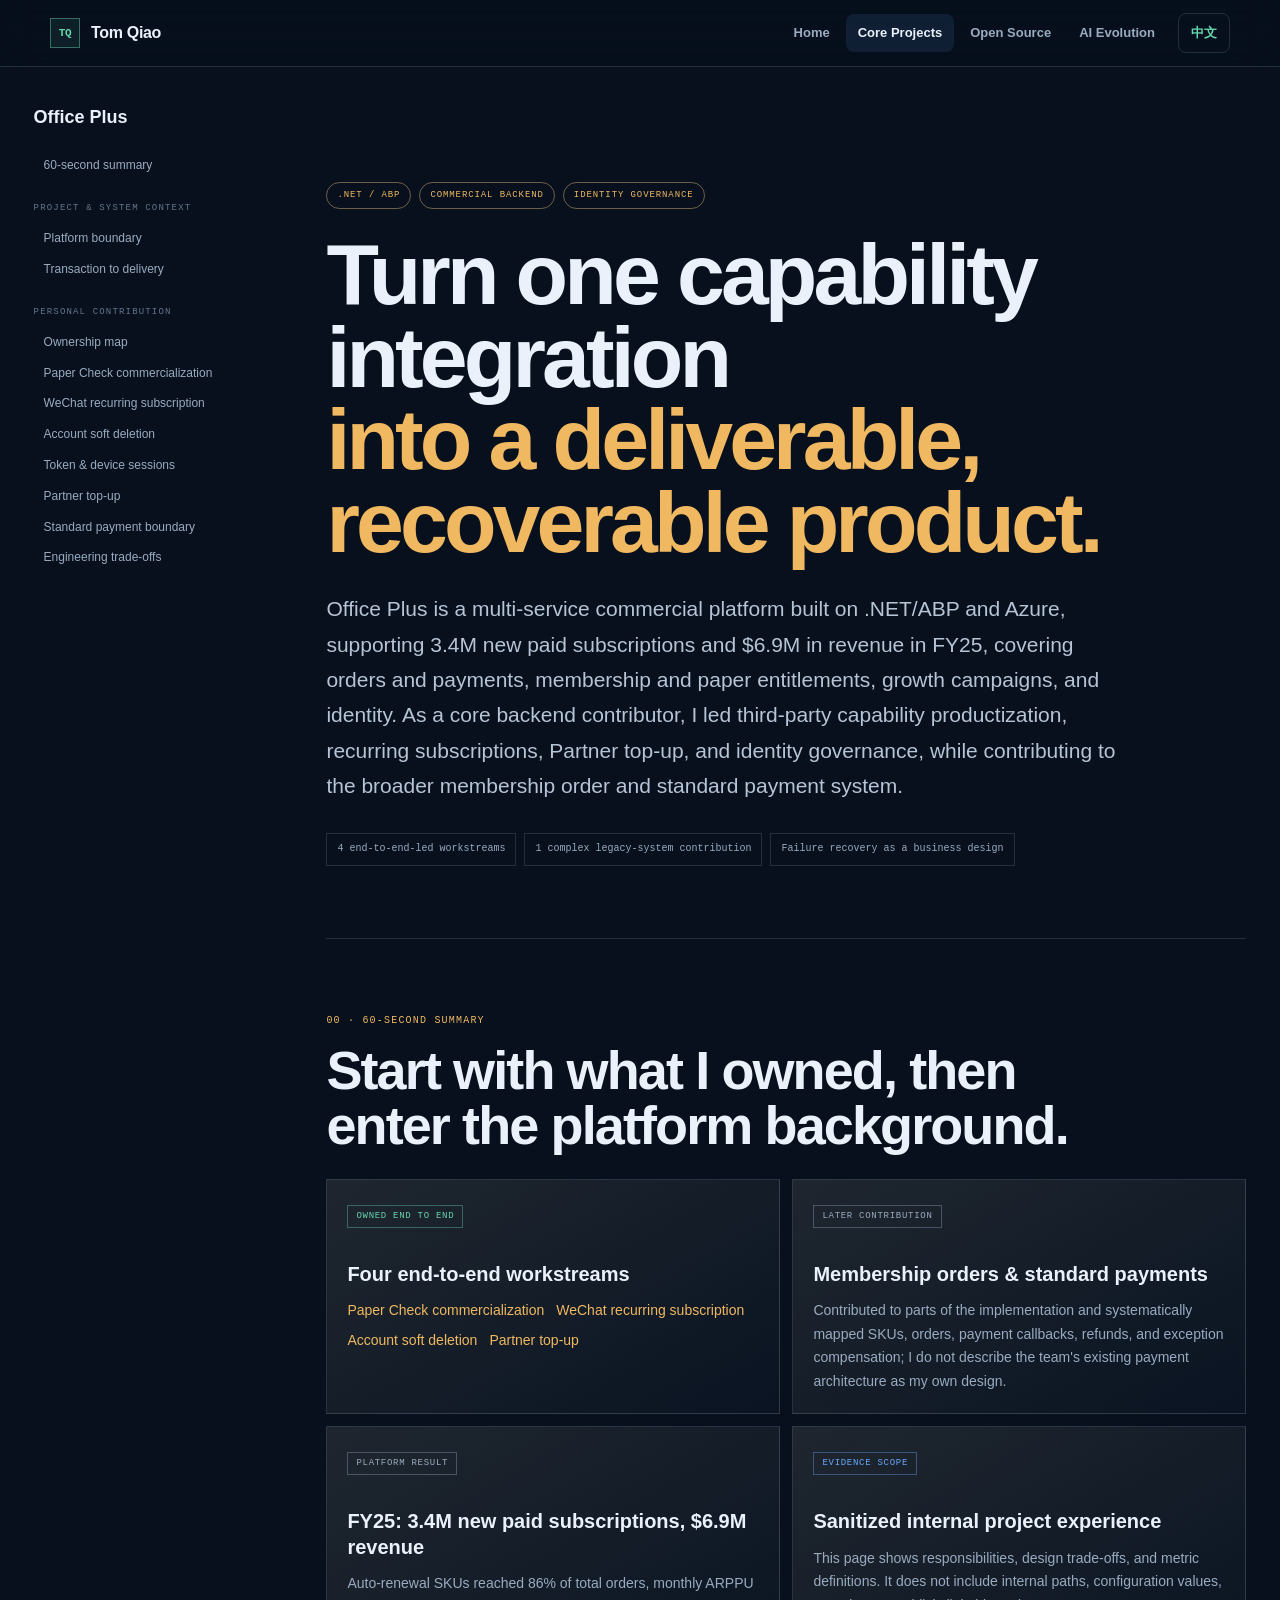
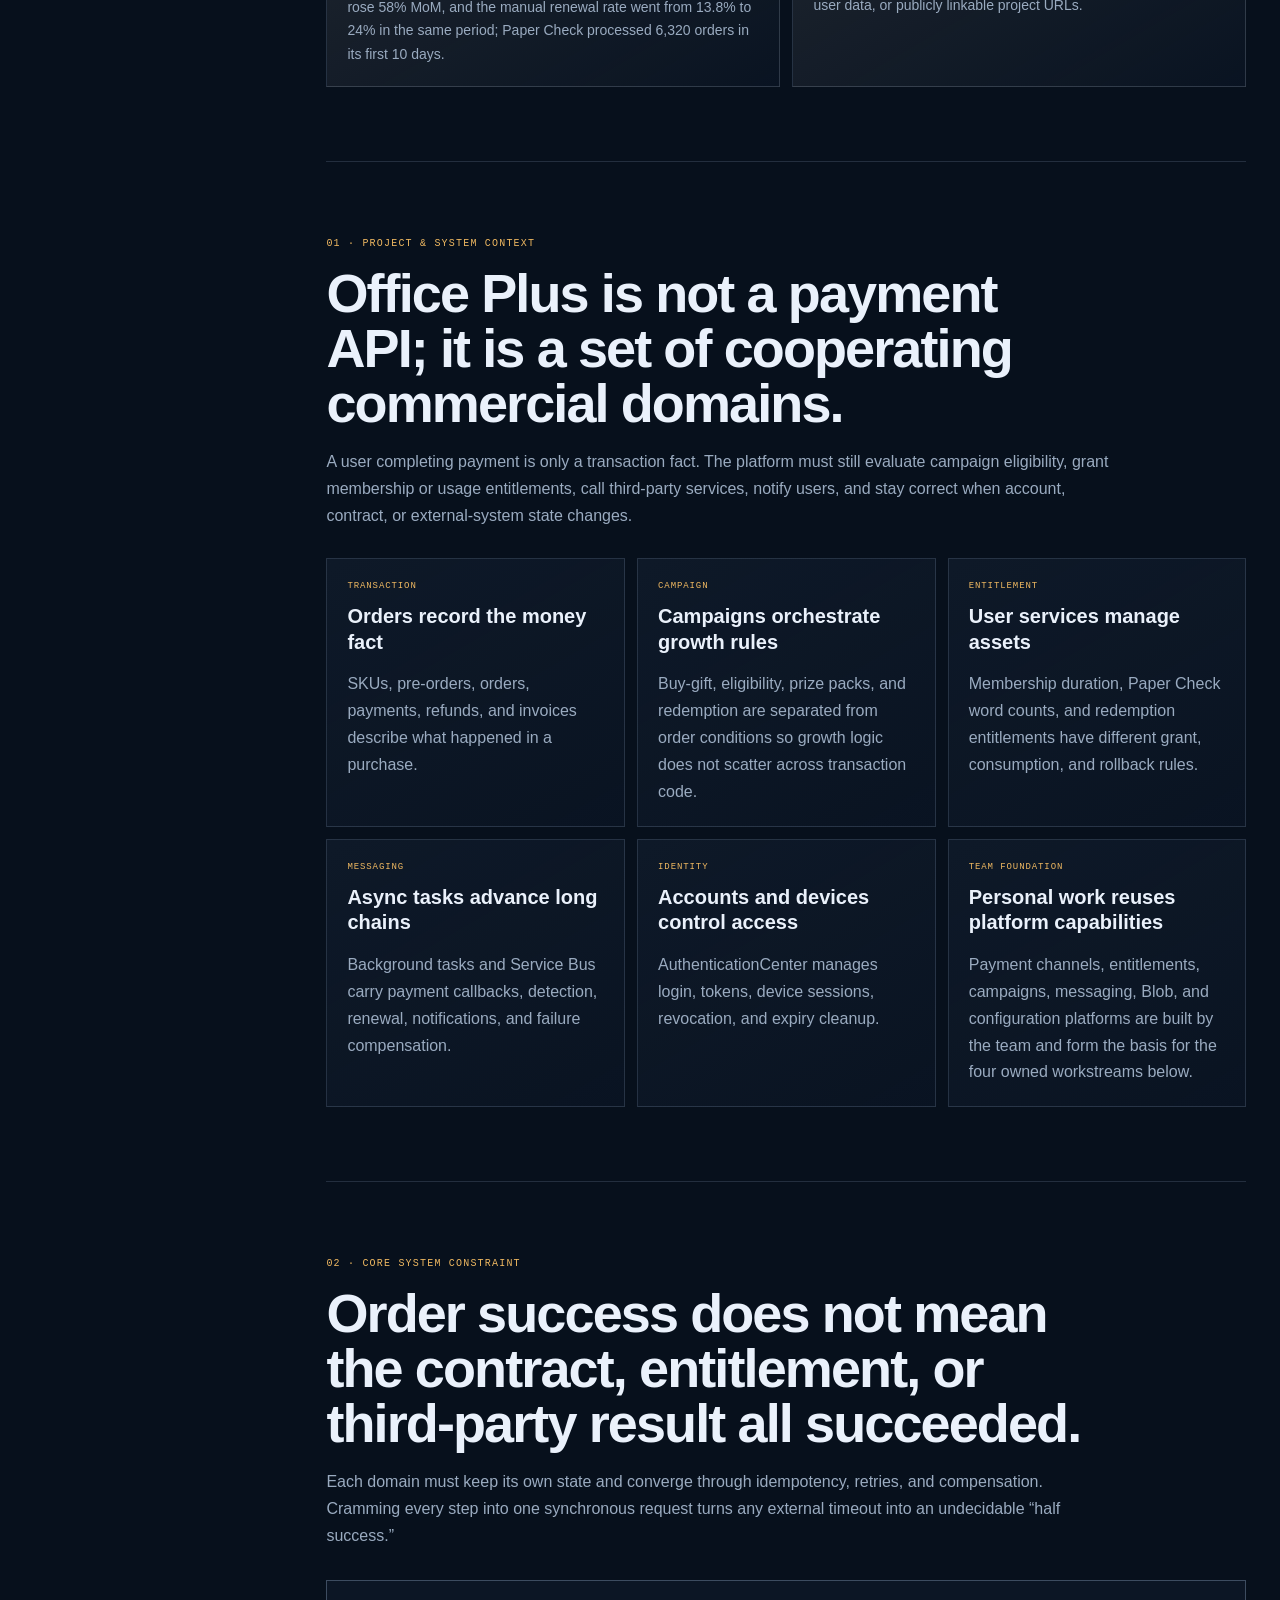
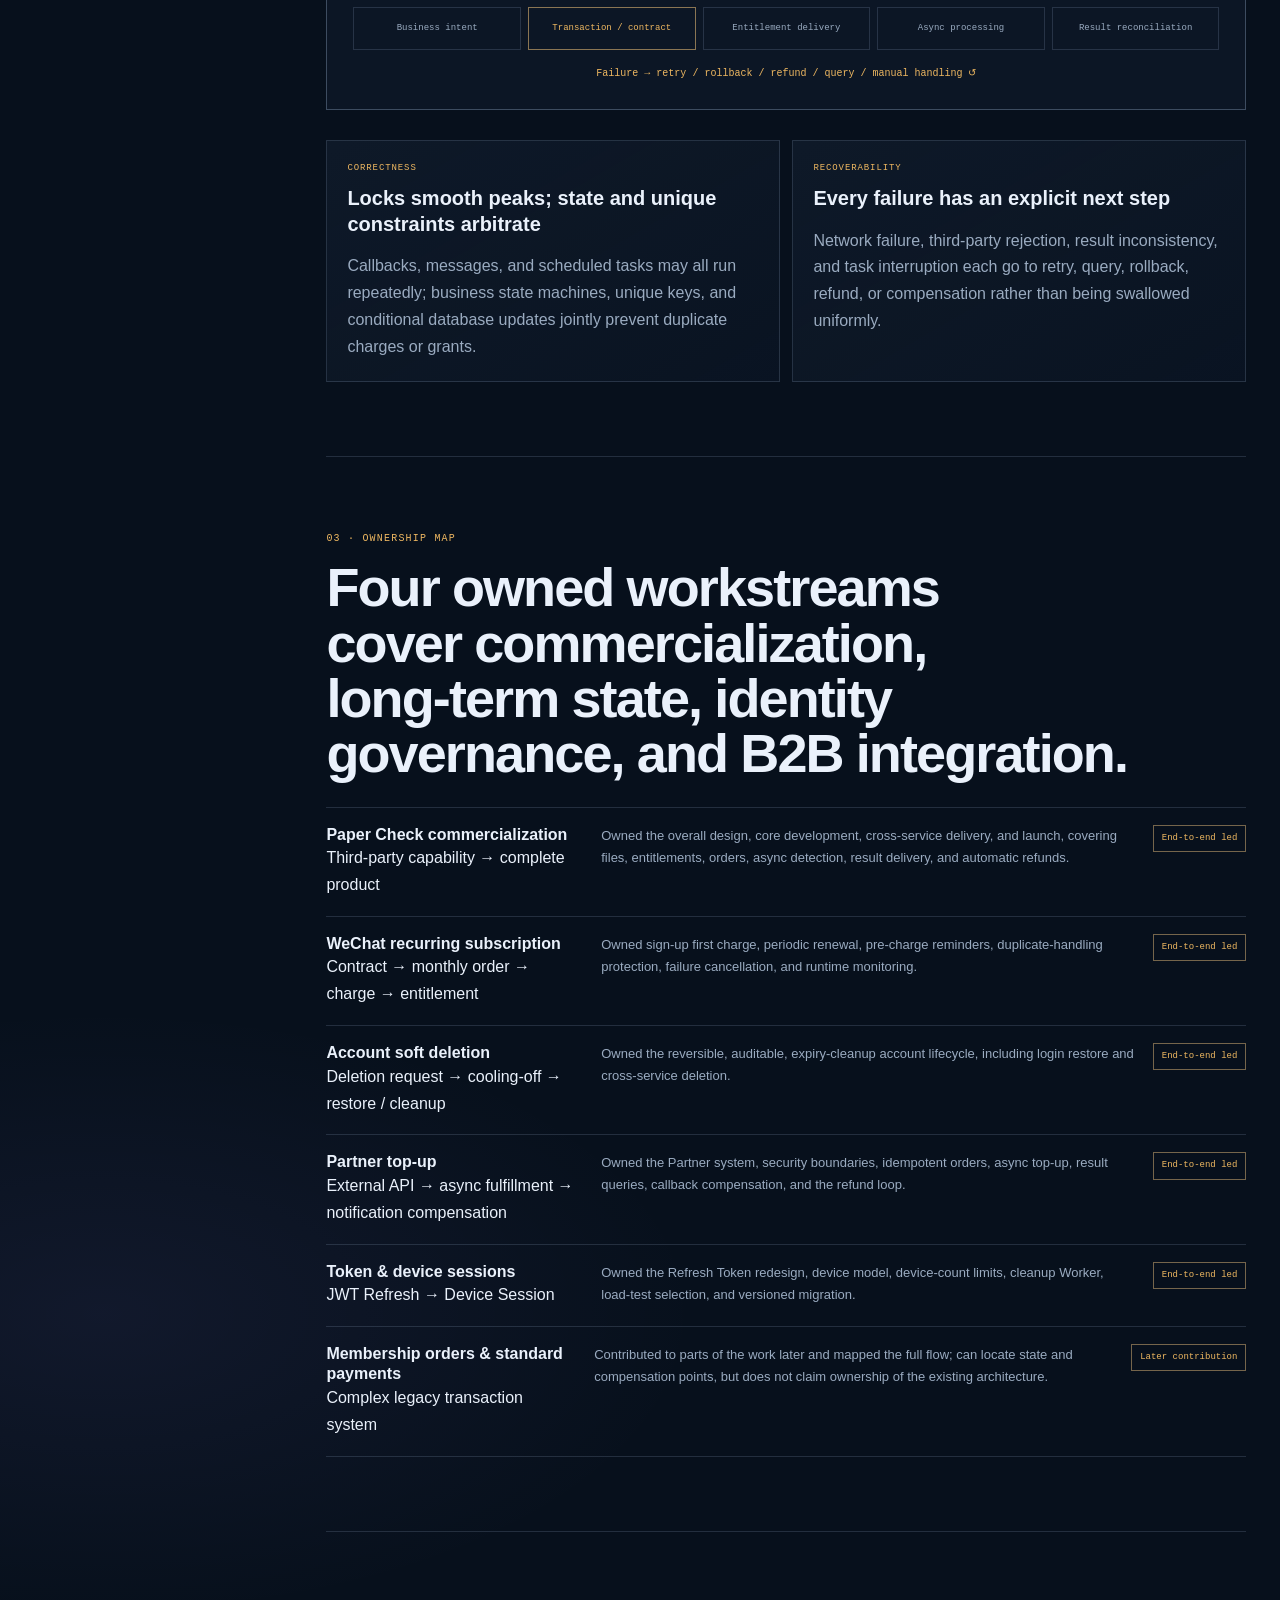
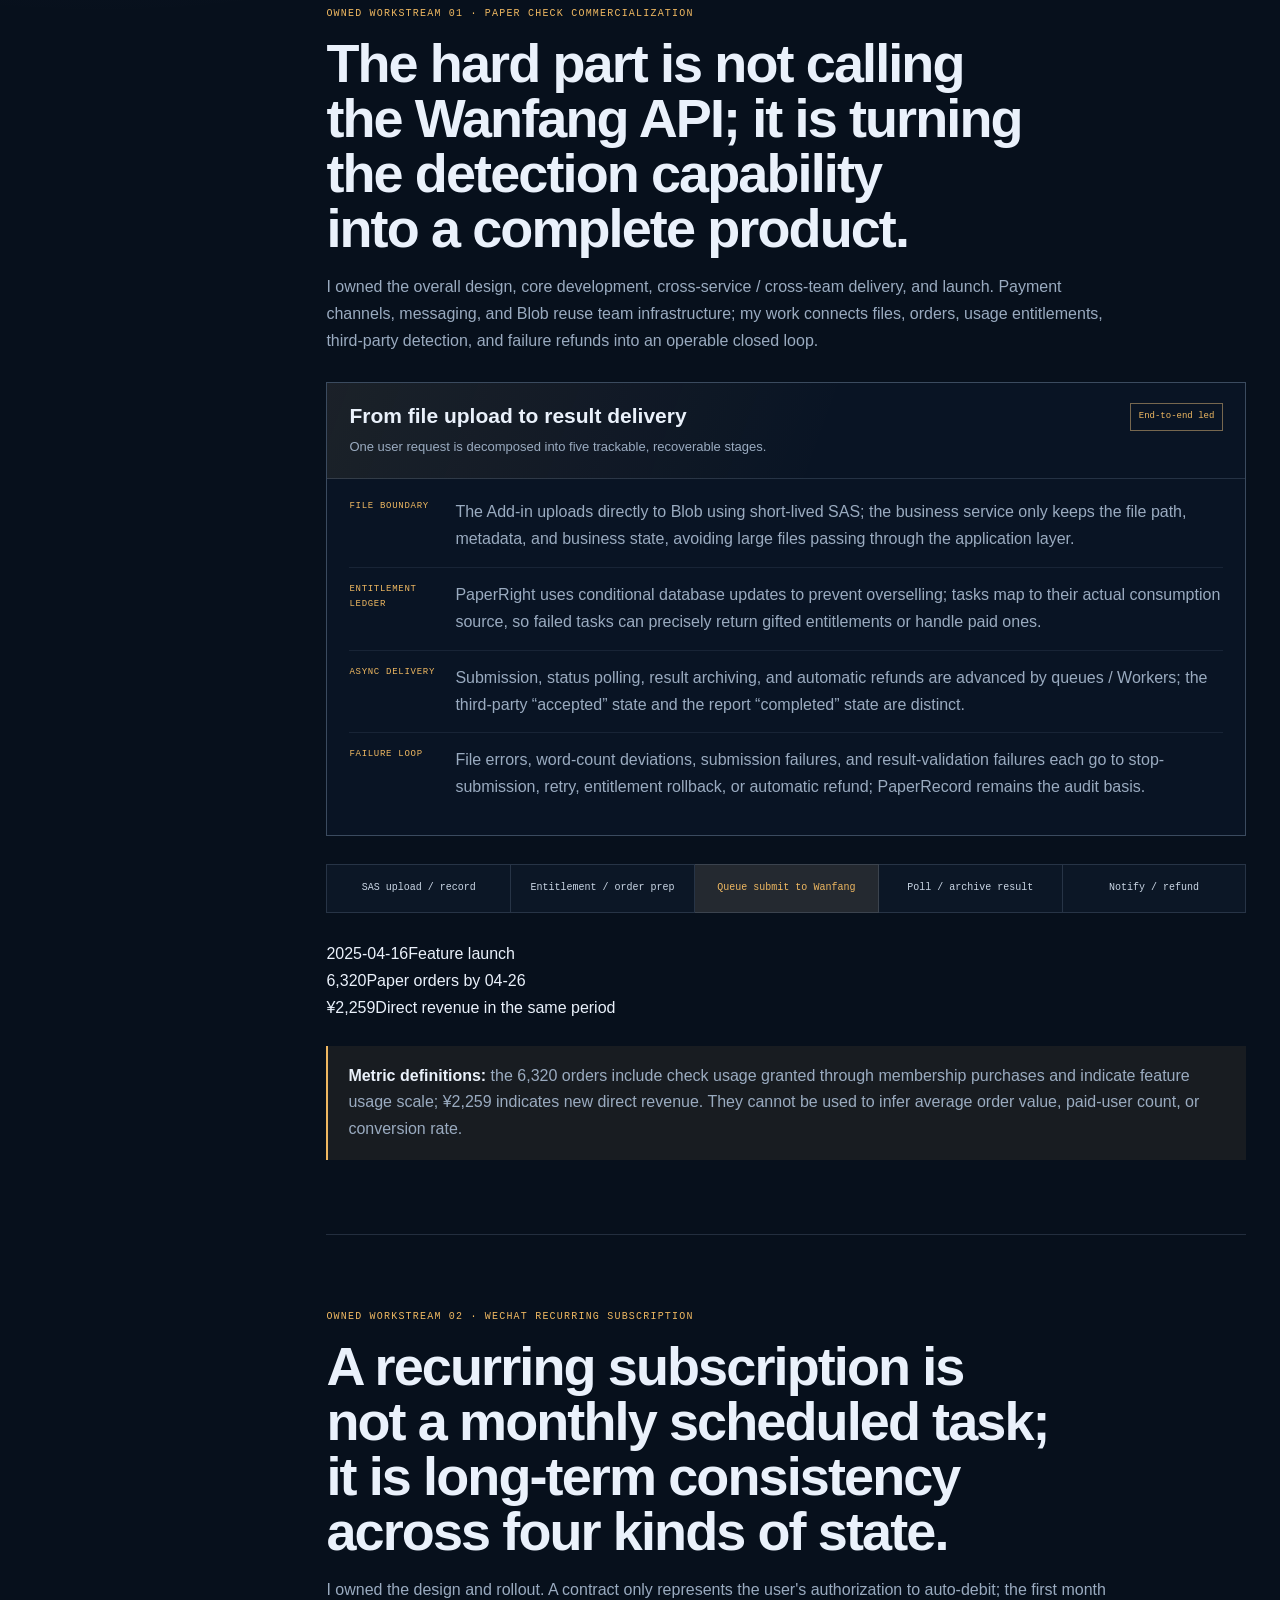
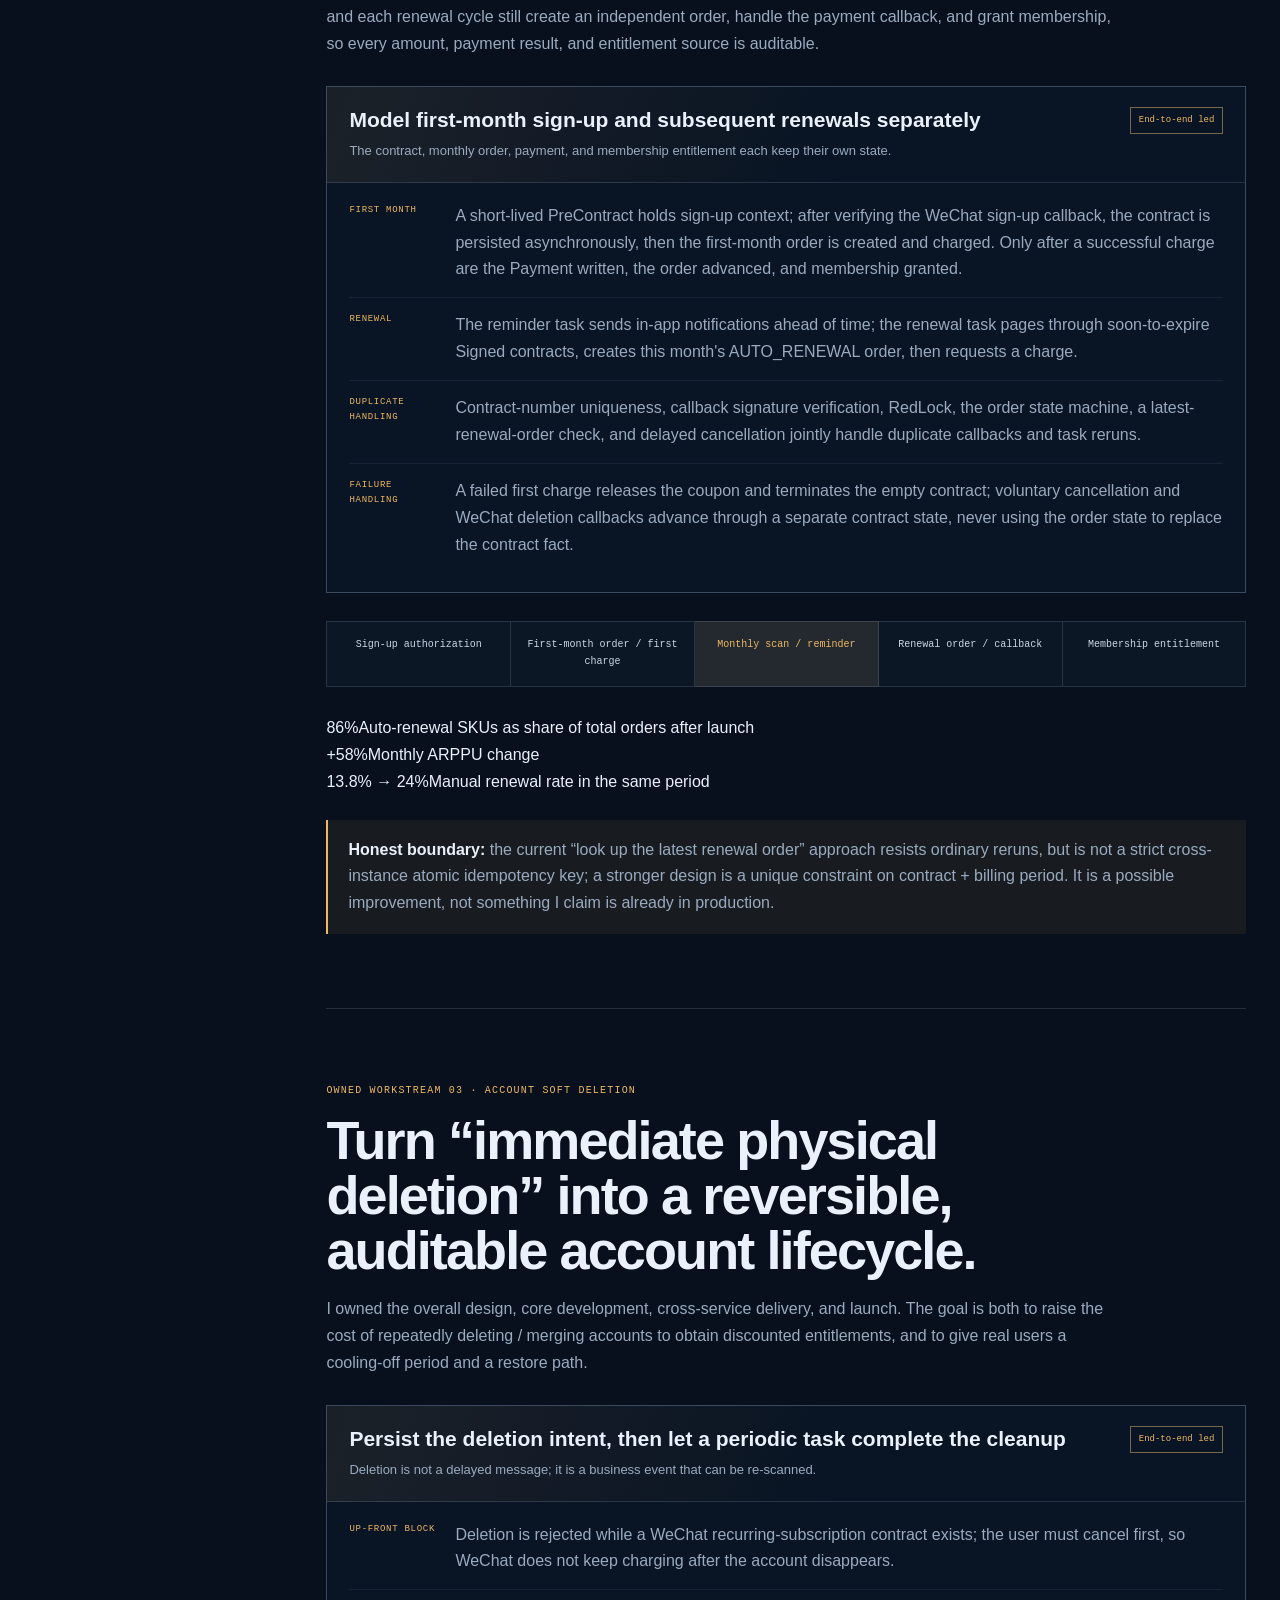
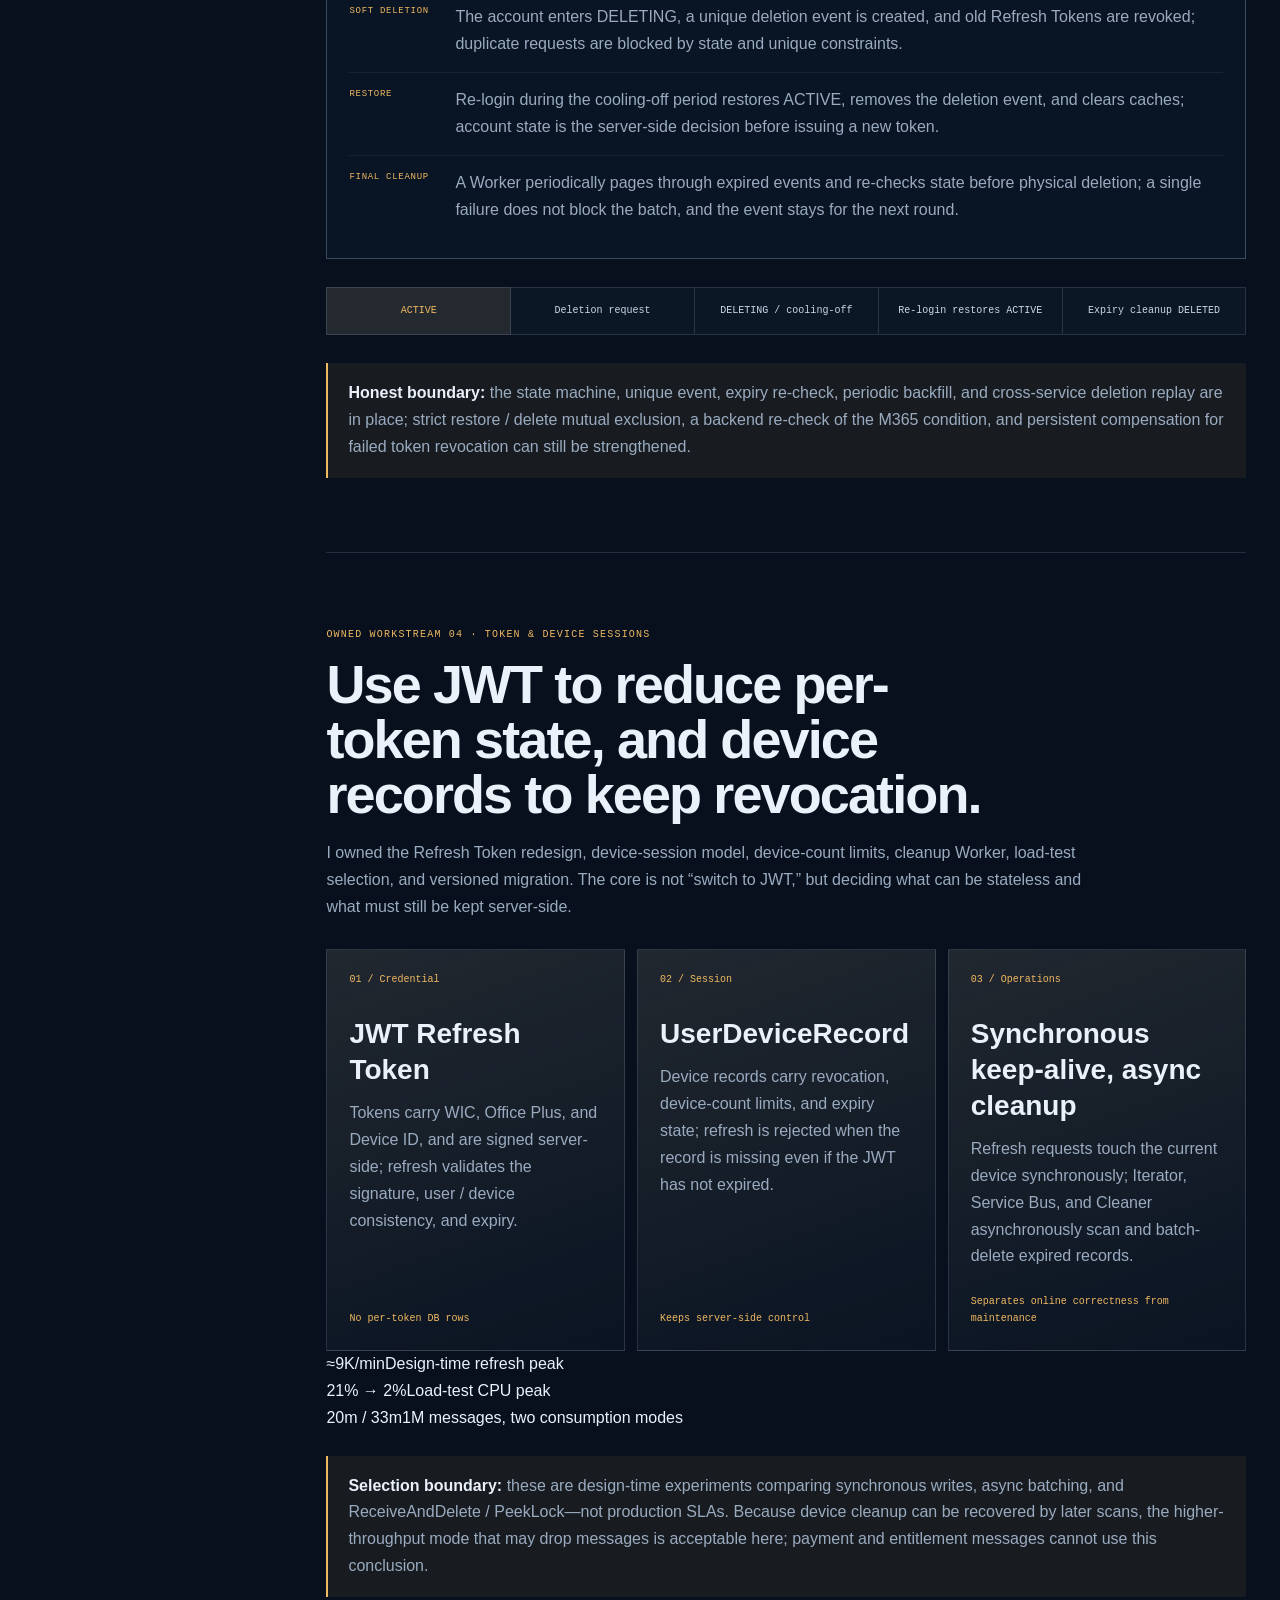
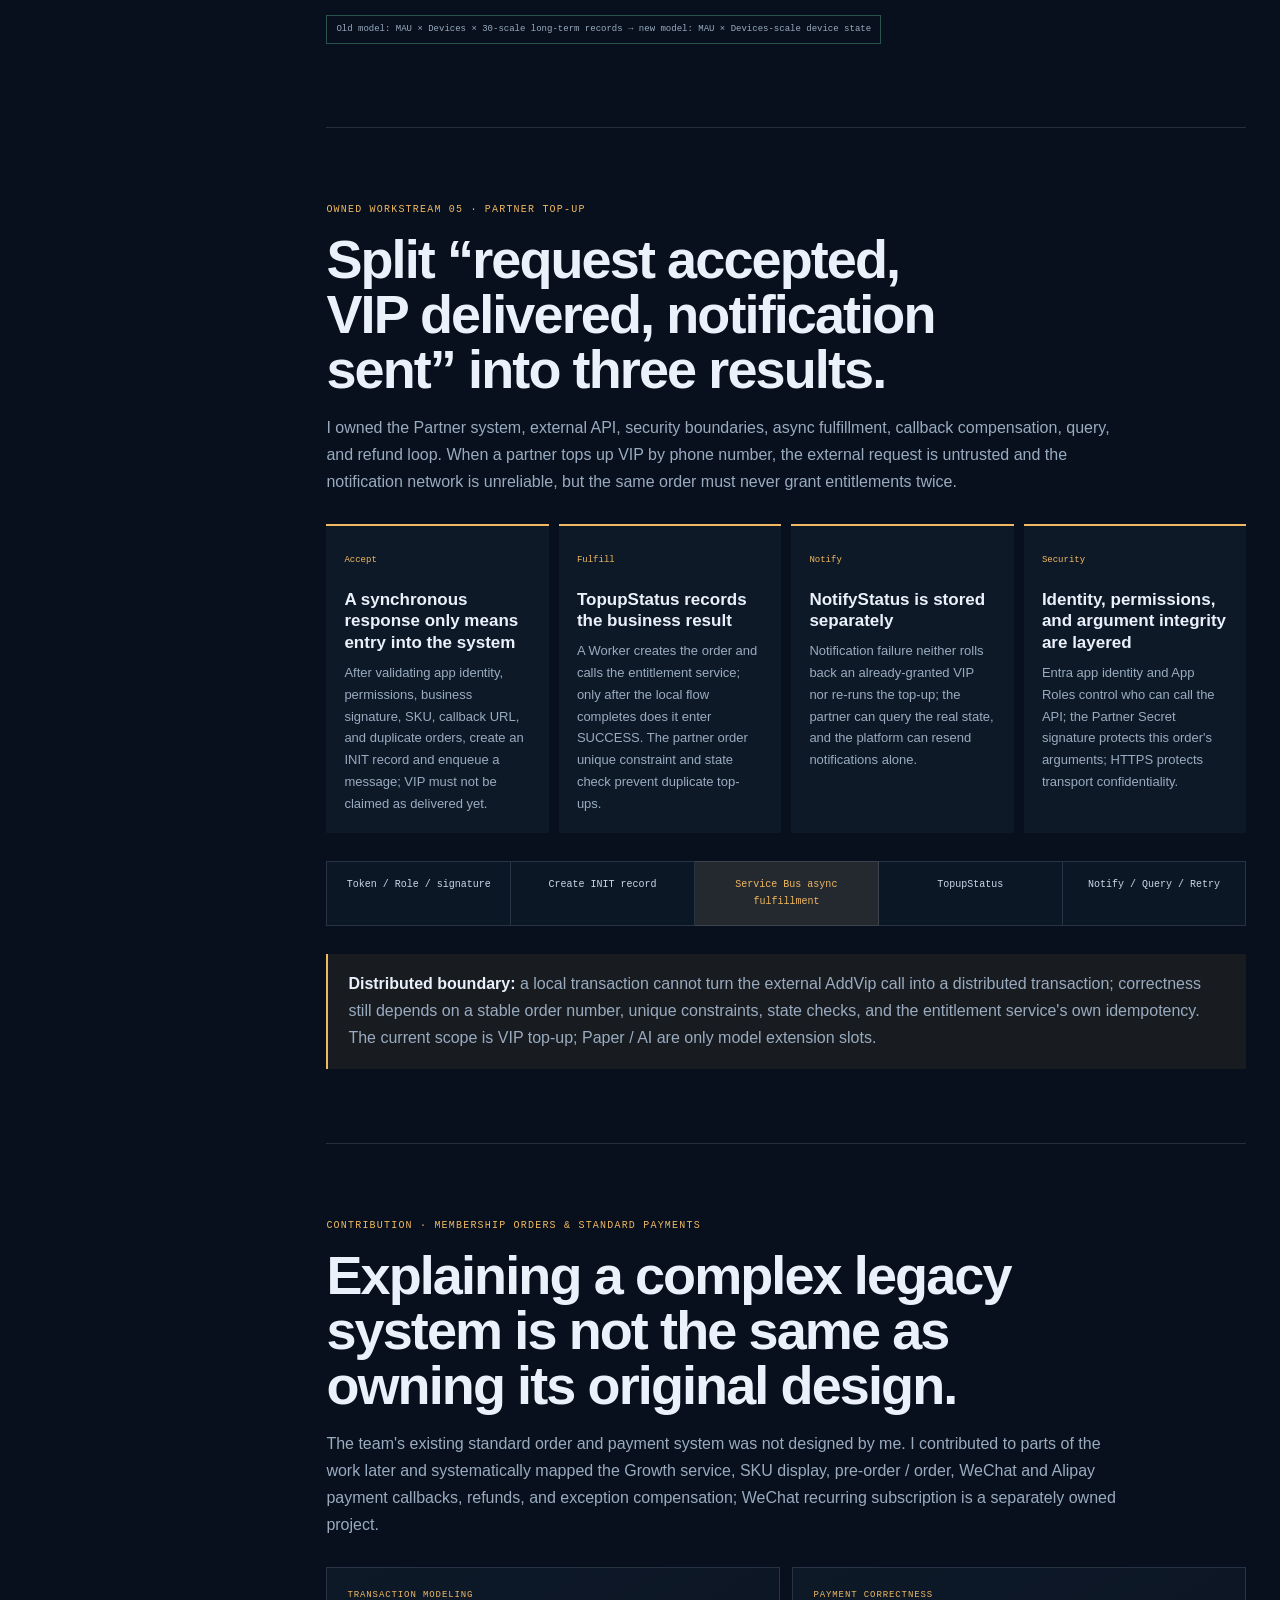
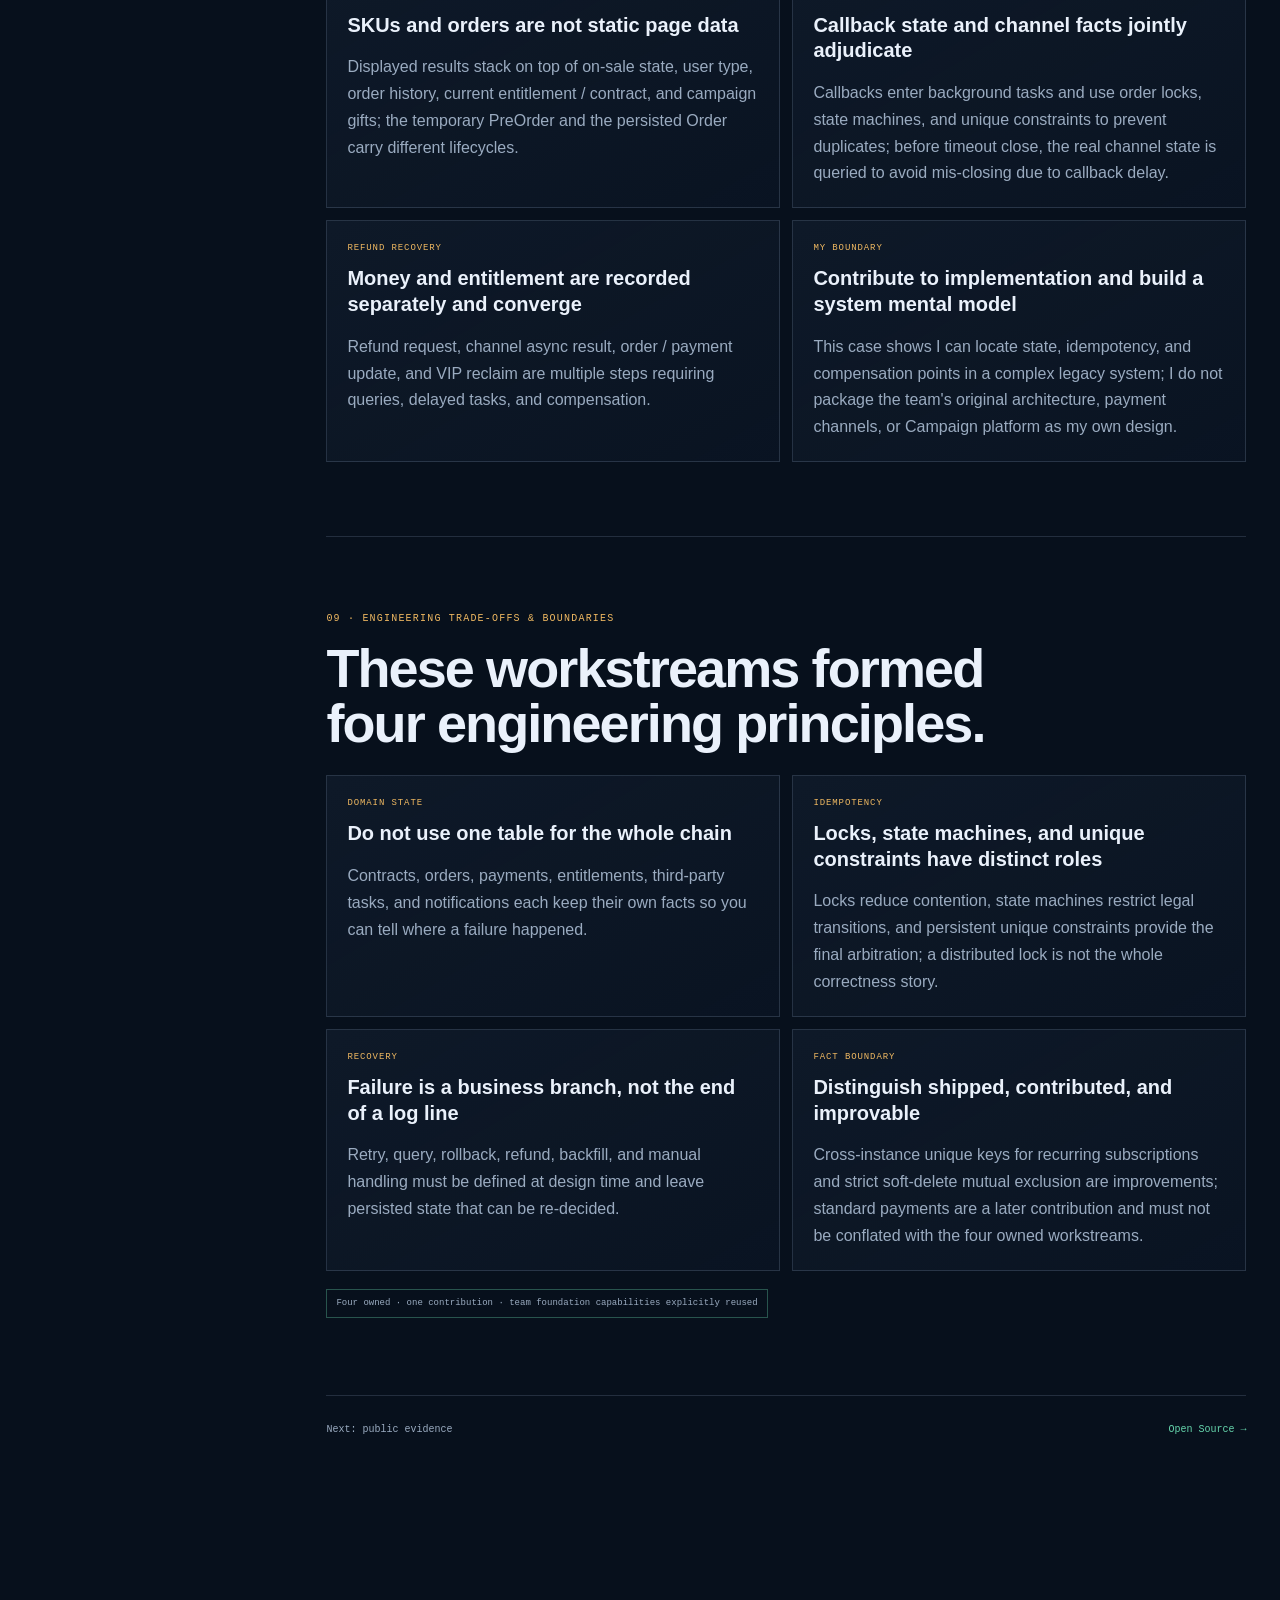
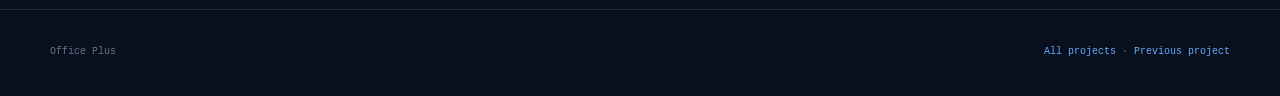
<file: en/office-plus.html>
<!doctype html>
<html lang="en">
<head>
  <meta charset="utf-8"><meta name="viewport" content="width=device-width, initial-scale=1"><meta name="theme-color" content="#07101c">
  <meta name="description" content="Office Plus commercial backend and identity governance cases: Paper Check, WeChat recurring subscription, Partner top-up, account soft deletion, Token and device sessions, and the contribution boundary for standard payments.">
  <title>Office Plus — Tom Qiao</title>
  <link rel="stylesheet" href="../assets/styles.css"><link rel="stylesheet" href="../assets/longform.css"><script src="../assets/site.js" defer></script>
</head>
<body class="longform-page office-plus">
  <header class="site-header"><nav class="site-nav" aria-label="Primary navigation"><a class="brand" href="index.html"><span class="brand-mark">TQ</span><span>Tom Qiao</span></a><button class="menu-button" type="button" aria-label="Open navigation" aria-expanded="false" aria-controls="site-navigation">☰</button><div class="nav-links" id="site-navigation"><a href="index.html">Home</a><a href="projects.html">Core Projects</a><a href="opensource.html">Open Source</a><a href="evolution.html">AI Evolution</a></div></nav></header>
  <main class="longform-wrap"><div class="doc-layout">
    <aside class="doc-toc" data-toc aria-label="Table of contents"><div class="doc-toc-title">Office Plus</div><span class="toc-scroll-hint" aria-hidden="true">Swipe to explore →</span><a href="#brief">60-second summary</a><div class="doc-toc-group">Project &amp; system context</div><a href="#context">Platform boundary</a><a href="#delivery">Transaction to delivery</a><div class="doc-toc-group">Personal contribution</div><a href="#ownership">Ownership map</a><a href="#paper">Paper Check commercialization</a><a href="#subscription">WeChat recurring subscription</a><a href="#deletion">Account soft deletion</a><a href="#token">Token &amp; device sessions</a><a href="#partner">Partner top-up</a><a href="#payment">Standard payment boundary</a><a href="#principles">Engineering trade-offs</a></aside>
    <div class="doc-main">
      <header class="doc-hero"><div class="doc-hero-label"><span class="doc-chip">.NET / ABP</span><span class="doc-chip">Commercial Backend</span><span class="doc-chip">Identity Governance</span></div><h1 class="doc-title">Turn one capability integration<br><span class="accent">into a deliverable, recoverable product.</span></h1><p class="doc-lead">Office Plus is a multi-service commercial platform built on .NET/ABP and Azure, supporting 3.4M new paid subscriptions and $6.9M in revenue in FY25, covering orders and payments, membership and paper entitlements, growth campaigns, and identity. As a core backend contributor, I led third-party capability productization, recurring subscriptions, Partner top-up, and identity governance, while contributing to the broader membership order and standard payment system.</p><div class="fact-ledger"><span>4 end-to-end-led workstreams</span><span>1 complex legacy-system contribution</span><span>Failure recovery as a business design</span></div></header>

      <section class="doc-section interviewer-brief" id="brief"><span class="section-label">00 · 60-second summary</span><h2>Start with what I owned, then enter the platform background.</h2><div class="brief-grid"><article class="brief-card"><span class="brief-label ownership">Owned end to end</span><h3>Four end-to-end workstreams</h3><p class="brief-links"><a href="#paper">Paper Check commercialization</a><a href="#subscription">WeChat recurring subscription</a><a href="#deletion">Account soft deletion</a><a href="#partner">Partner top-up</a></p></article><article class="brief-card"><span class="brief-label">Later contribution</span><h3>Membership orders &amp; standard payments</h3><p>Contributed to parts of the implementation and systematically mapped SKUs, orders, payment callbacks, refunds, and exception compensation; I do not describe the team's existing payment architecture as my own design.</p></article><article class="brief-card"><span class="brief-label">Platform result</span><h3>FY25: 3.4M new paid subscriptions, $6.9M revenue</h3><p>Auto-renewal SKUs reached 86% of total orders, monthly ARPPU rose 58% MoM, and the manual renewal rate went from 13.8% to 24% in the same period; Paper Check processed 6,320 orders in its first 10 days.</p></article><article class="brief-card"><span class="brief-label evidence">Evidence scope</span><h3>Sanitized internal project experience</h3><p>This page shows responsibilities, design trade-offs, and metric definitions. It does not include internal paths, configuration values, user data, or publicly linkable project URLs.</p></article></div></section>

      <section class="doc-section" id="context"><span class="section-label">01 · Project &amp; system context</span><h2>Office Plus is not a payment API; it is a set of cooperating commercial domains.</h2><p class="section-intro">A user completing payment is only a transaction fact. The platform must still evaluate campaign eligibility, grant membership or usage entitlements, call third-party services, notify users, and stay correct when account, contract, or external-system state changes.</p><div class="prose-grid three"><article class="info-card"><span class="card-kicker">Transaction</span><h3>Orders record the money fact</h3><p>SKUs, pre-orders, orders, payments, refunds, and invoices describe what happened in a purchase.</p></article><article class="info-card"><span class="card-kicker">Campaign</span><h3>Campaigns orchestrate growth rules</h3><p>Buy-gift, eligibility, prize packs, and redemption are separated from order conditions so growth logic does not scatter across transaction code.</p></article><article class="info-card"><span class="card-kicker">Entitlement</span><h3>User services manage assets</h3><p>Membership duration, Paper Check word counts, and redemption entitlements have different grant, consumption, and rollback rules.</p></article><article class="info-card"><span class="card-kicker">Messaging</span><h3>Async tasks advance long chains</h3><p>Background tasks and Service Bus carry payment callbacks, detection, renewal, notifications, and failure compensation.</p></article><article class="info-card"><span class="card-kicker">Identity</span><h3>Accounts and devices control access</h3><p>AuthenticationCenter manages login, tokens, device sessions, revocation, and expiry cleanup.</p></article><article class="info-card"><span class="card-kicker">Team foundation</span><h3>Personal work reuses platform capabilities</h3><p>Payment channels, entitlements, campaigns, messaging, Blob, and configuration platforms are built by the team and form the basis for the four owned workstreams below.</p></article></div></section>

      <section class="doc-section" id="delivery"><span class="section-label">02 · Core system constraint</span><h2>Order success does not mean the contract, entitlement, or third-party result all succeeded.</h2><p class="section-intro">Each domain must keep its own state and converge through idempotency, retries, and compensation. Cramming every step into one synchronous request turns any external timeout into an undecidable “half success.”</p><div class="state-loop"><div class="state-loop-line"><div class="state">Business intent</div><div class="state current">Transaction / contract</div><div class="state">Entitlement delivery</div><div class="state">Async processing</div><div class="state">Result reconciliation</div></div><div class="loop-return">Failure → retry / rollback / refund / query / manual handling ↺</div></div><div class="prose-grid"><article class="decision-card"><span class="card-kicker">Correctness</span><h3>Locks smooth peaks; state and unique constraints arbitrate</h3><p>Callbacks, messages, and scheduled tasks may all run repeatedly; business state machines, unique keys, and conditional database updates jointly prevent duplicate charges or grants.</p></article><article class="decision-card"><span class="card-kicker">Recoverability</span><h3>Every failure has an explicit next step</h3><p>Network failure, third-party rejection, result inconsistency, and task interruption each go to retry, query, rollback, refund, or compensation rather than being swallowed uniformly.</p></article></div></section>

      <section class="doc-section" id="ownership"><span class="section-label">03 · Ownership map</span><h2>Four owned workstreams cover commercialization, long-term state, identity governance, and B2B integration.</h2><div class="evidence-ledger"><div class="evidence-row"><div><h3>Paper Check commercialization</h3><span>Third-party capability → complete product</span></div><p>Owned the overall design, core development, cross-service delivery, and launch, covering files, entitlements, orders, async detection, result delivery, and automatic refunds.</p><span class="status">End-to-end led</span></div><div class="evidence-row"><div><h3>WeChat recurring subscription</h3><span>Contract → monthly order → charge → entitlement</span></div><p>Owned sign-up first charge, periodic renewal, pre-charge reminders, duplicate-handling protection, failure cancellation, and runtime monitoring.</p><span class="status">End-to-end led</span></div><div class="evidence-row"><div><h3>Account soft deletion</h3><span>Deletion request → cooling-off → restore / cleanup</span></div><p>Owned the reversible, auditable, expiry-cleanup account lifecycle, including login restore and cross-service deletion.</p><span class="status">End-to-end led</span></div><div class="evidence-row"><div><h3>Partner top-up</h3><span>External API → async fulfillment → notification compensation</span></div><p>Owned the Partner system, security boundaries, idempotent orders, async top-up, result queries, callback compensation, and the refund loop.</p><span class="status">End-to-end led</span></div><div class="evidence-row"><div><h3>Token &amp; device sessions</h3><span>JWT Refresh → Device Session</span></div><p>Owned the Refresh Token redesign, device model, device-count limits, cleanup Worker, load-test selection, and versioned migration.</p><span class="status">End-to-end led</span></div><div class="evidence-row"><div><h3>Membership orders &amp; standard payments</h3><span>Complex legacy transaction system</span></div><p>Contributed to parts of the work later and mapped the full flow; can locate state and compensation points, but does not claim ownership of the existing architecture.</p><span class="status">Later contribution</span></div></div></section>

      <section class="doc-section" id="paper"><span class="section-label">Owned workstream 01 · Paper Check commercialization</span><h2>The hard part is not calling the Wanfang API; it is turning the detection capability into a complete product.</h2><p class="section-intro">I owned the overall design, core development, cross-service / cross-team delivery, and launch. Payment channels, messaging, and Blob reuse team infrastructure; my work connects files, orders, usage entitlements, third-party detection, and failure refunds into an operable closed loop.</p><article class="case-study"><header class="case-head"><div><h3>From file upload to result delivery</h3><p>One user request is decomposed into five trackable, recoverable stages.</p></div><span class="status">End-to-end led</span></header><div class="case-body"><div class="case-row"><span class="case-label">File boundary</span><p>The Add-in uploads directly to Blob using short-lived SAS; the business service only keeps the file path, metadata, and business state, avoiding large files passing through the application layer.</p></div><div class="case-row"><span class="case-label">Entitlement ledger</span><p>PaperRight uses conditional database updates to prevent overselling; tasks map to their actual consumption source, so failed tasks can precisely return gifted entitlements or handle paid ones.</p></div><div class="case-row"><span class="case-label">Async delivery</span><p>Submission, status polling, result archiving, and automatic refunds are advanced by queues / Workers; the third-party “accepted” state and the report “completed” state are distinct.</p></div><div class="case-row"><span class="case-label">Failure loop</span><p>File errors, word-count deviations, submission failures, and result-validation failures each go to stop-submission, retry, entitlement rollback, or automatic refund; PaperRecord remains the audit basis.</p></div></div></article><div class="flow-strip"><div class="flow-node">SAS upload / record</div><div class="flow-node">Entitlement / order prep</div><div class="flow-node active">Queue submit to Wanfang</div><div class="flow-node">Poll / archive result</div><div class="flow-node">Notify / refund</div></div><div class="metric-strip"><div class="metric"><span class="n">2025-04-16</span><span class="l">Feature launch</span></div><div class="metric"><span class="n">6,320</span><span class="l">Paper orders by 04-26</span></div><div class="metric"><span class="n">¥2,259</span><span class="l">Direct revenue in the same period</span></div></div><p class="signal-note"><strong>Metric definitions:</strong> the 6,320 orders include check usage granted through membership purchases and indicate feature usage scale; ¥2,259 indicates new direct revenue. They cannot be used to infer average order value, paid-user count, or conversion rate.</p></section>

      <section class="doc-section" id="subscription"><span class="section-label">Owned workstream 02 · WeChat recurring subscription</span><h2>A recurring subscription is not a monthly scheduled task; it is long-term consistency across four kinds of state.</h2><p class="section-intro">I owned the design and rollout. A contract only represents the user's authorization to auto-debit; the first month and each renewal cycle still create an independent order, handle the payment callback, and grant membership, so every amount, payment result, and entitlement source is auditable.</p><article class="case-study"><header class="case-head"><div><h3>Model first-month sign-up and subsequent renewals separately</h3><p>The contract, monthly order, payment, and membership entitlement each keep their own state.</p></div><span class="status">End-to-end led</span></header><div class="case-body"><div class="case-row"><span class="case-label">First month</span><p>A short-lived PreContract holds sign-up context; after verifying the WeChat sign-up callback, the contract is persisted asynchronously, then the first-month order is created and charged. Only after a successful charge are the Payment written, the order advanced, and membership granted.</p></div><div class="case-row"><span class="case-label">Renewal</span><p>The reminder task sends in-app notifications ahead of time; the renewal task pages through soon-to-expire Signed contracts, creates this month's AUTO_RENEWAL order, then requests a charge.</p></div><div class="case-row"><span class="case-label">Duplicate handling</span><p>Contract-number uniqueness, callback signature verification, RedLock, the order state machine, a latest-renewal-order check, and delayed cancellation jointly handle duplicate callbacks and task reruns.</p></div><div class="case-row"><span class="case-label">Failure handling</span><p>A failed first charge releases the coupon and terminates the empty contract; voluntary cancellation and WeChat deletion callbacks advance through a separate contract state, never using the order state to replace the contract fact.</p></div></div></article><div class="flow-strip"><div class="flow-node">Sign-up authorization</div><div class="flow-node">First-month order / first charge</div><div class="flow-node active">Monthly scan / reminder</div><div class="flow-node">Renewal order / callback</div><div class="flow-node">Membership entitlement</div></div><div class="metric-strip"><div class="metric"><span class="n">86%</span><span class="l">Auto-renewal SKUs as share of total orders after launch</span></div><div class="metric"><span class="n">+58%</span><span class="l">Monthly ARPPU change</span></div><div class="metric"><span class="n">13.8% → 24%</span><span class="l">Manual renewal rate in the same period</span></div></div><p class="signal-note"><strong>Honest boundary:</strong> the current “look up the latest renewal order” approach resists ordinary reruns, but is not a strict cross-instance atomic idempotency key; a stronger design is a unique constraint on contract + billing period. It is a possible improvement, not something I claim is already in production.</p></section>

      <section class="doc-section" id="deletion"><span class="section-label">Owned workstream 03 · Account soft deletion</span><h2>Turn “immediate physical deletion” into a reversible, auditable account lifecycle.</h2><p class="section-intro">I owned the overall design, core development, cross-service delivery, and launch. The goal is both to raise the cost of repeatedly deleting / merging accounts to obtain discounted entitlements, and to give real users a cooling-off period and a restore path.</p><article class="case-study"><header class="case-head"><div><h3>Persist the deletion intent, then let a periodic task complete the cleanup</h3><p>Deletion is not a delayed message; it is a business event that can be re-scanned.</p></div><span class="status">End-to-end led</span></header><div class="case-body"><div class="case-row"><span class="case-label">Up-front block</span><p>Deletion is rejected while a WeChat recurring-subscription contract exists; the user must cancel first, so WeChat does not keep charging after the account disappears.</p></div><div class="case-row"><span class="case-label">Soft deletion</span><p>The account enters DELETING, a unique deletion event is created, and old Refresh Tokens are revoked; duplicate requests are blocked by state and unique constraints.</p></div><div class="case-row"><span class="case-label">Restore</span><p>Re-login during the cooling-off period restores ACTIVE, removes the deletion event, and clears caches; account state is the server-side decision before issuing a new token.</p></div><div class="case-row"><span class="case-label">Final cleanup</span><p>A Worker periodically pages through expired events and re-checks state before physical deletion; a single failure does not block the batch, and the event stays for the next round.</p></div></div></article><div class="flow-strip"><div class="flow-node active">ACTIVE</div><div class="flow-node">Deletion request</div><div class="flow-node">DELETING / cooling-off</div><div class="flow-node">Re-login restores ACTIVE</div><div class="flow-node">Expiry cleanup DELETED</div></div><p class="signal-note"><strong>Honest boundary:</strong> the state machine, unique event, expiry re-check, periodic backfill, and cross-service deletion replay are in place; strict restore / delete mutual exclusion, a backend re-check of the M365 condition, and persistent compensation for failed token revocation can still be strengthened.</p></section>

      <section class="doc-section" id="token"><span class="section-label">Owned workstream 04 · Token &amp; device sessions</span><h2>Use JWT to reduce per-token state, and device records to keep revocation.</h2><p class="section-intro">I owned the Refresh Token redesign, device-session model, device-count limits, cleanup Worker, load-test selection, and versioned migration. The core is not “switch to JWT,” but deciding what can be stateless and what must still be kept server-side.</p><div class="pillar-grid"><article class="pillar"><span class="pillar-no">01 / Credential</span><h3>JWT Refresh Token</h3><p>Tokens carry WIC, Office Plus, and Device ID, and are signed server-side; refresh validates the signature, user / device consistency, and expiry.</p><span class="pillar-result">No per-token DB rows</span></article><article class="pillar"><span class="pillar-no">02 / Session</span><h3>UserDeviceRecord</h3><p>Device records carry revocation, device-count limits, and expiry state; refresh is rejected when the record is missing even if the JWT has not expired.</p><span class="pillar-result">Keeps server-side control</span></article><article class="pillar"><span class="pillar-no">03 / Operations</span><h3>Synchronous keep-alive, async cleanup</h3><p>Refresh requests touch the current device synchronously; Iterator, Service Bus, and Cleaner asynchronously scan and batch-delete expired records.</p><span class="pillar-result">Separates online correctness from maintenance</span></article></div><div class="metric-strip"><div class="metric"><span class="n">≈9K/min</span><span class="l">Design-time refresh peak</span></div><div class="metric"><span class="n">21% → 2%</span><span class="l">Load-test CPU peak</span></div><div class="metric"><span class="n">20m / 33m</span><span class="l">1M messages, two consumption modes</span></div></div><p class="signal-note"><strong>Selection boundary:</strong> these are design-time experiments comparing synchronous writes, async batching, and ReceiveAndDelete / PeekLock—not production SLAs. Because device cleanup can be recovered by later scans, the higher-throughput mode that may drop messages is acceptable here; payment and entitlement messages cannot use this conclusion.</p><p class="ownership-note">Old model: MAU × Devices × 30-scale long-term records → new model: MAU × Devices-scale device state</p></section>

      <section class="doc-section" id="partner"><span class="section-label">Owned workstream 05 · Partner top-up</span><h2>Split “request accepted, VIP delivered, notification sent” into three results.</h2><p class="section-intro">I owned the Partner system, external API, security boundaries, async fulfillment, callback compensation, query, and refund loop. When a partner tops up VIP by phone number, the external request is untrusted and the notification network is unreliable, but the same order must never grant entitlements twice.</p><div class="gate-grid"><article class="gate"><span>Accept</span><h3>A synchronous response only means entry into the system</h3><p>After validating app identity, permissions, business signature, SKU, callback URL, and duplicate orders, create an INIT record and enqueue a message; VIP must not be claimed as delivered yet.</p></article><article class="gate"><span>Fulfill</span><h3>TopupStatus records the business result</h3><p>A Worker creates the order and calls the entitlement service; only after the local flow completes does it enter SUCCESS. The partner order unique constraint and state check prevent duplicate top-ups.</p></article><article class="gate"><span>Notify</span><h3>NotifyStatus is stored separately</h3><p>Notification failure neither rolls back an already-granted VIP nor re-runs the top-up; the partner can query the real state, and the platform can resend notifications alone.</p></article><article class="gate"><span>Security</span><h3>Identity, permissions, and argument integrity are layered</h3><p>Entra app identity and App Roles control who can call the API; the Partner Secret signature protects this order's arguments; HTTPS protects transport confidentiality.</p></article></div><div class="flow-strip"><div class="flow-node">Token / Role / signature</div><div class="flow-node">Create INIT record</div><div class="flow-node active">Service Bus async fulfillment</div><div class="flow-node">TopupStatus</div><div class="flow-node">Notify / Query / Retry</div></div><p class="signal-note"><strong>Distributed boundary:</strong> a local transaction cannot turn the external AddVip call into a distributed transaction; correctness still depends on a stable order number, unique constraints, state checks, and the entitlement service's own idempotency. The current scope is VIP top-up; Paper / AI are only model extension slots.</p></section>

      <section class="doc-section" id="payment"><span class="section-label">Contribution · Membership orders &amp; standard payments</span><h2>Explaining a complex legacy system is not the same as owning its original design.</h2><p class="section-intro">The team's existing standard order and payment system was not designed by me. I contributed to parts of the work later and systematically mapped the Growth service, SKU display, pre-order / order, WeChat and Alipay payment callbacks, refunds, and exception compensation; WeChat recurring subscription is a separately owned project.</p><div class="prose-grid"><article class="decision-card"><span class="card-kicker">Transaction modeling</span><h3>SKUs and orders are not static page data</h3><p>Displayed results stack on top of on-sale state, user type, order history, current entitlement / contract, and campaign gifts; the temporary PreOrder and the persisted Order carry different lifecycles.</p></article><article class="decision-card"><span class="card-kicker">Payment correctness</span><h3>Callback state and channel facts jointly adjudicate</h3><p>Callbacks enter background tasks and use order locks, state machines, and unique constraints to prevent duplicates; before timeout close, the real channel state is queried to avoid mis-closing due to callback delay.</p></article><article class="decision-card"><span class="card-kicker">Refund recovery</span><h3>Money and entitlement are recorded separately and converge</h3><p>Refund request, channel async result, order / payment update, and VIP reclaim are multiple steps requiring queries, delayed tasks, and compensation.</p></article><article class="decision-card"><span class="card-kicker">My boundary</span><h3>Contribute to implementation and build a system mental model</h3><p>This case shows I can locate state, idempotency, and compensation points in a complex legacy system; I do not package the team's original architecture, payment channels, or Campaign platform as my own design.</p></article></div></section>

      <section class="doc-section" id="principles"><span class="section-label">09 · Engineering trade-offs &amp; boundaries</span><h2>These workstreams formed four engineering principles.</h2><div class="prose-grid"><article class="info-card"><span class="card-kicker">Domain state</span><h3>Do not use one table for the whole chain</h3><p>Contracts, orders, payments, entitlements, third-party tasks, and notifications each keep their own facts so you can tell where a failure happened.</p></article><article class="info-card"><span class="card-kicker">Idempotency</span><h3>Locks, state machines, and unique constraints have distinct roles</h3><p>Locks reduce contention, state machines restrict legal transitions, and persistent unique constraints provide the final arbitration; a distributed lock is not the whole correctness story.</p></article><article class="info-card"><span class="card-kicker">Recovery</span><h3>Failure is a business branch, not the end of a log line</h3><p>Retry, query, rollback, refund, backfill, and manual handling must be defined at design time and leave persisted state that can be re-decided.</p></article><article class="info-card"><span class="card-kicker">Fact boundary</span><h3>Distinguish shipped, contributed, and improvable</h3><p>Cross-instance unique keys for recurring subscriptions and strict soft-delete mutual exclusion are improvements; standard payments are a later contribution and must not be conflated with the four owned workstreams.</p></article></div><p class="ownership-note">Four owned · one contribution · team foundation capabilities explicitly reused</p><nav class="next-page" aria-label="Next page"><span>Next: public evidence</span><a href="opensource.html">Open Source →</a></nav></section>
    </div>
  </div></main>
  <footer class="site-footer"><div class="site-footer-inner"><span>Office Plus</span><span><a href="projects.html">All projects</a> · <a href="copilot-epichan.html">Previous project</a></span></div></footer>
</body></html>
</file>
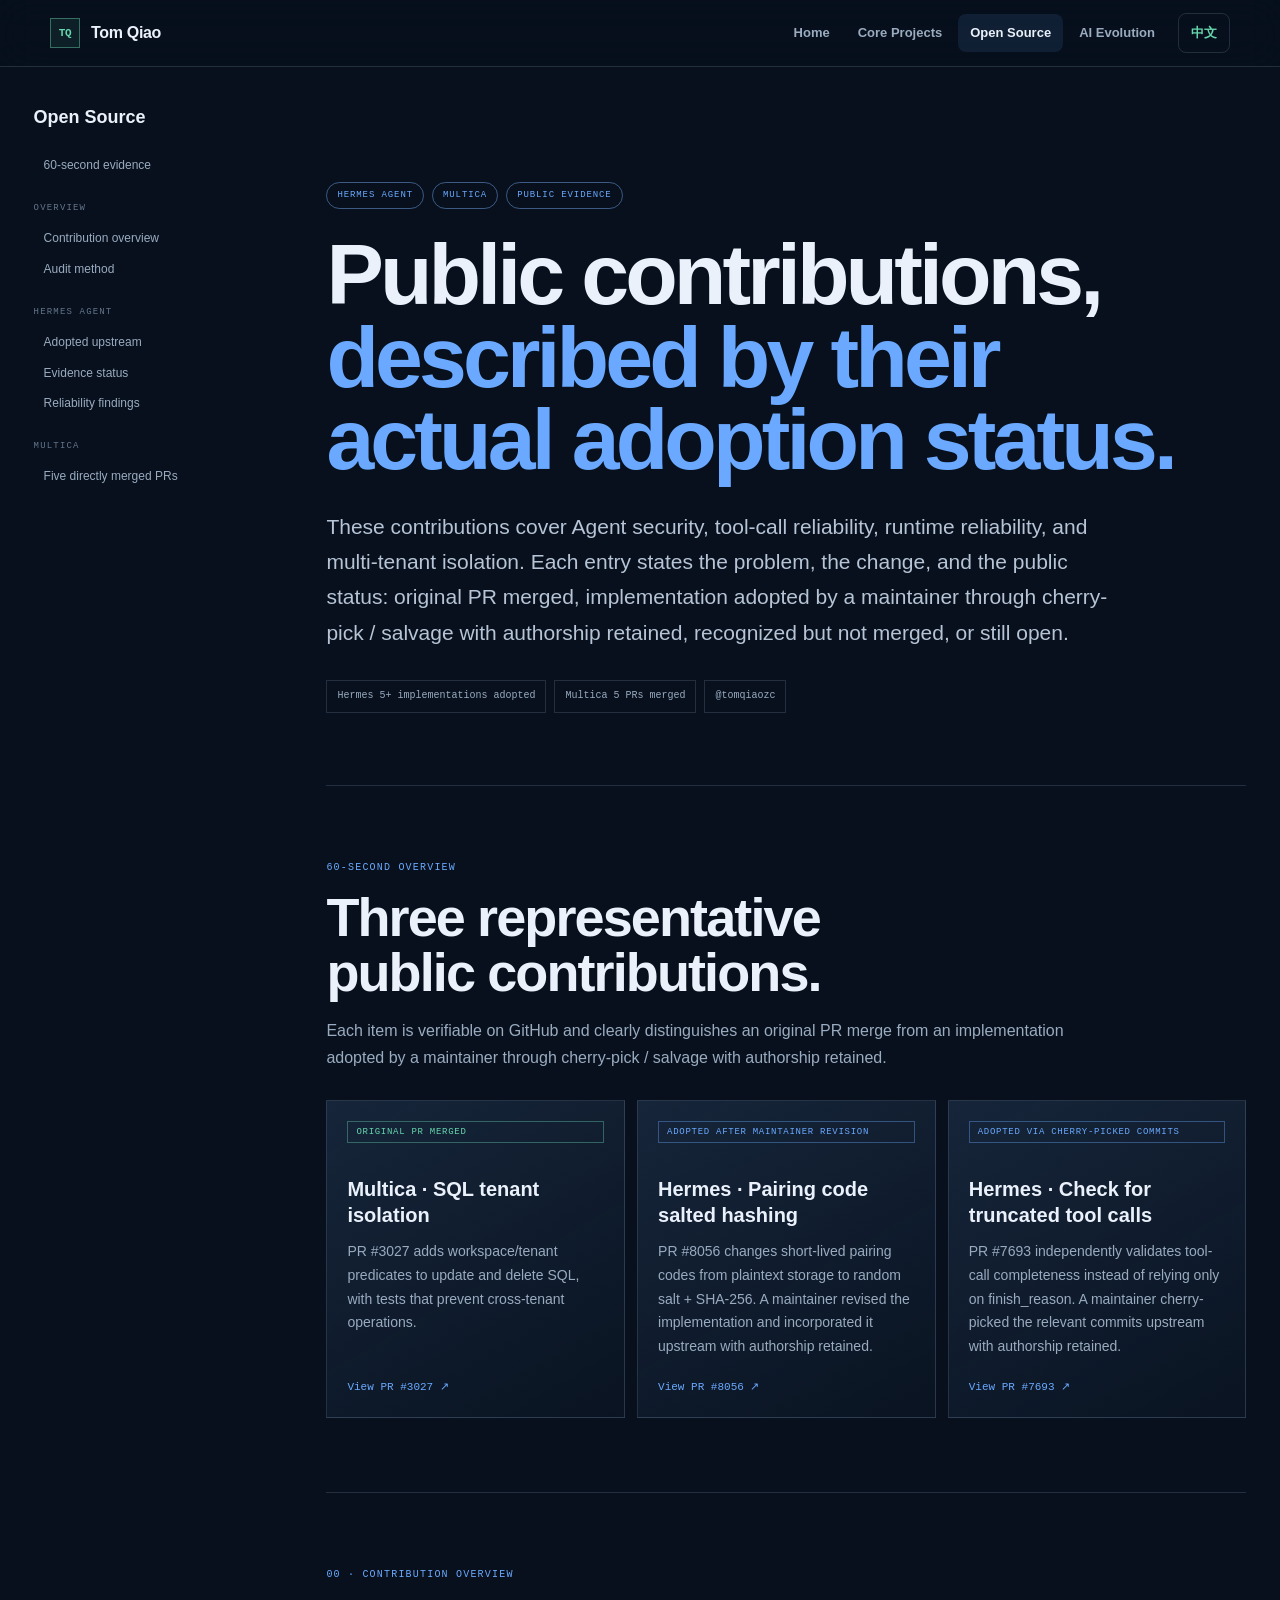
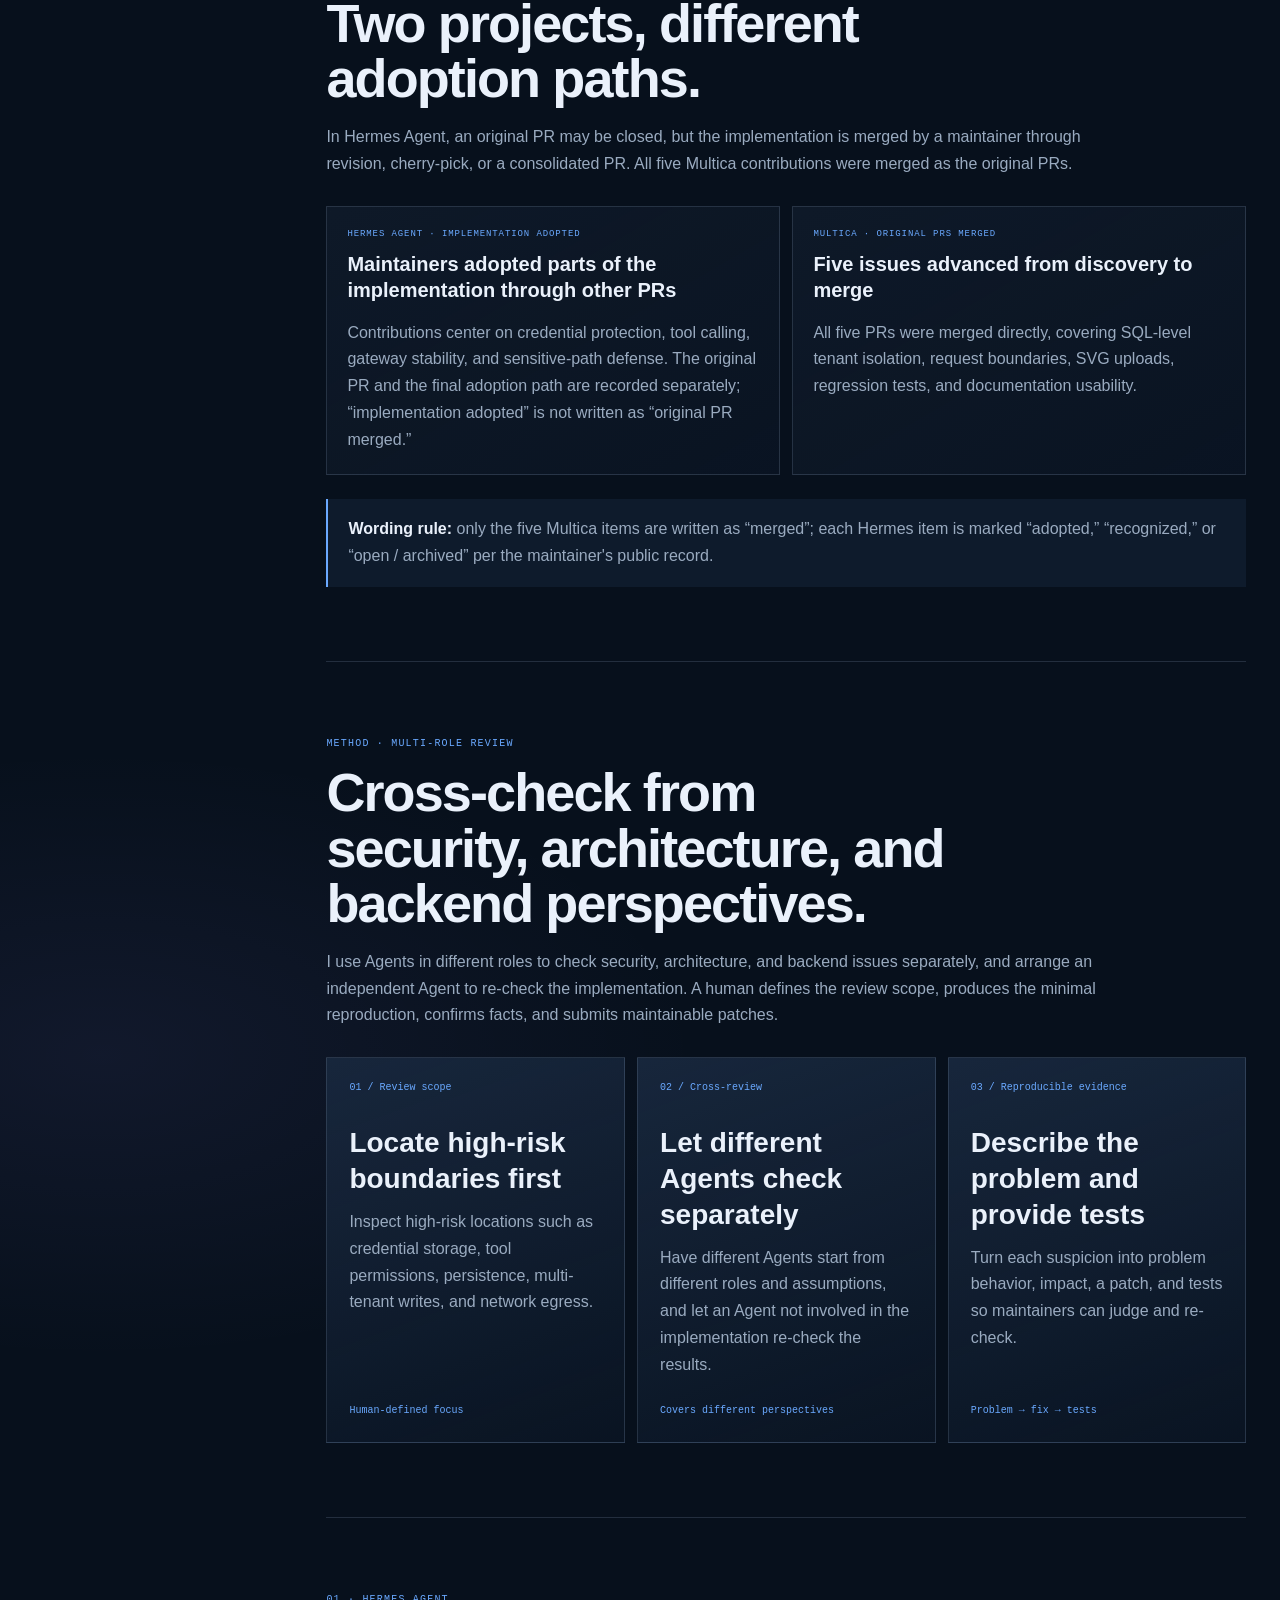
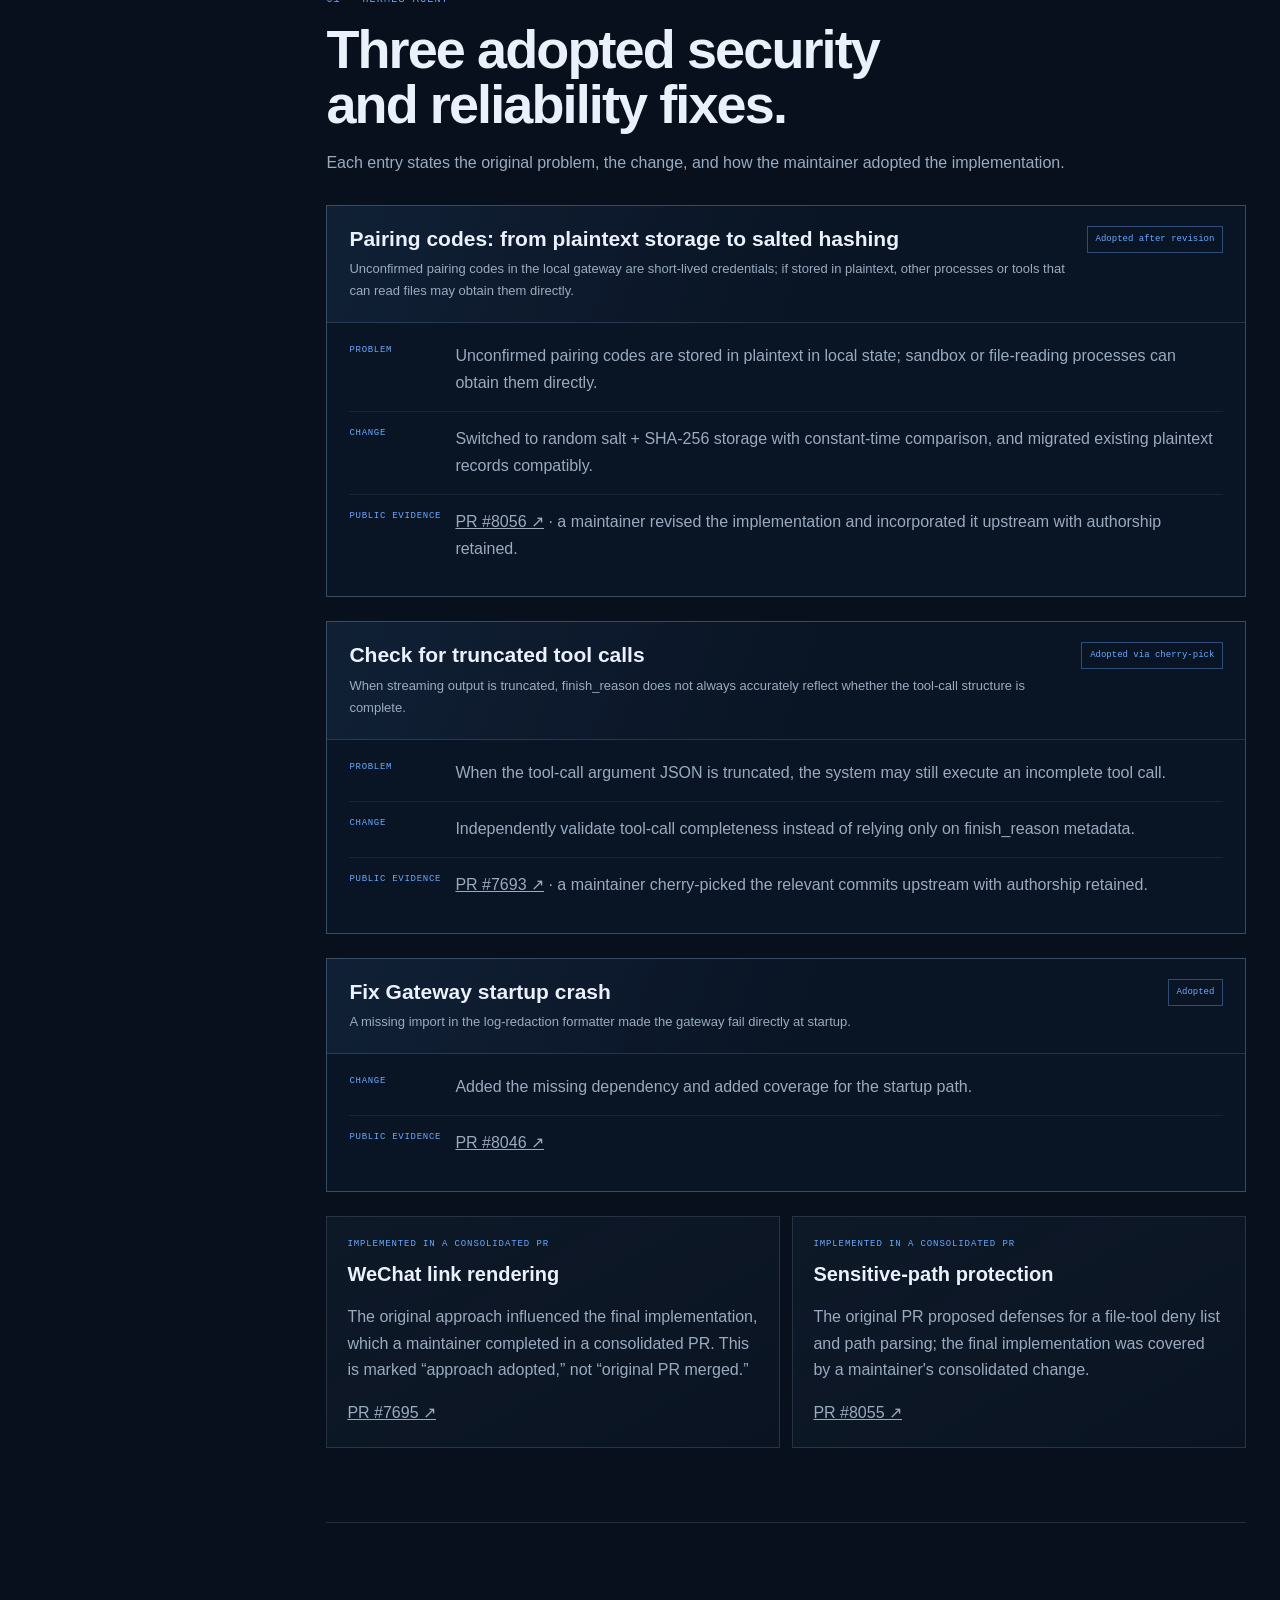
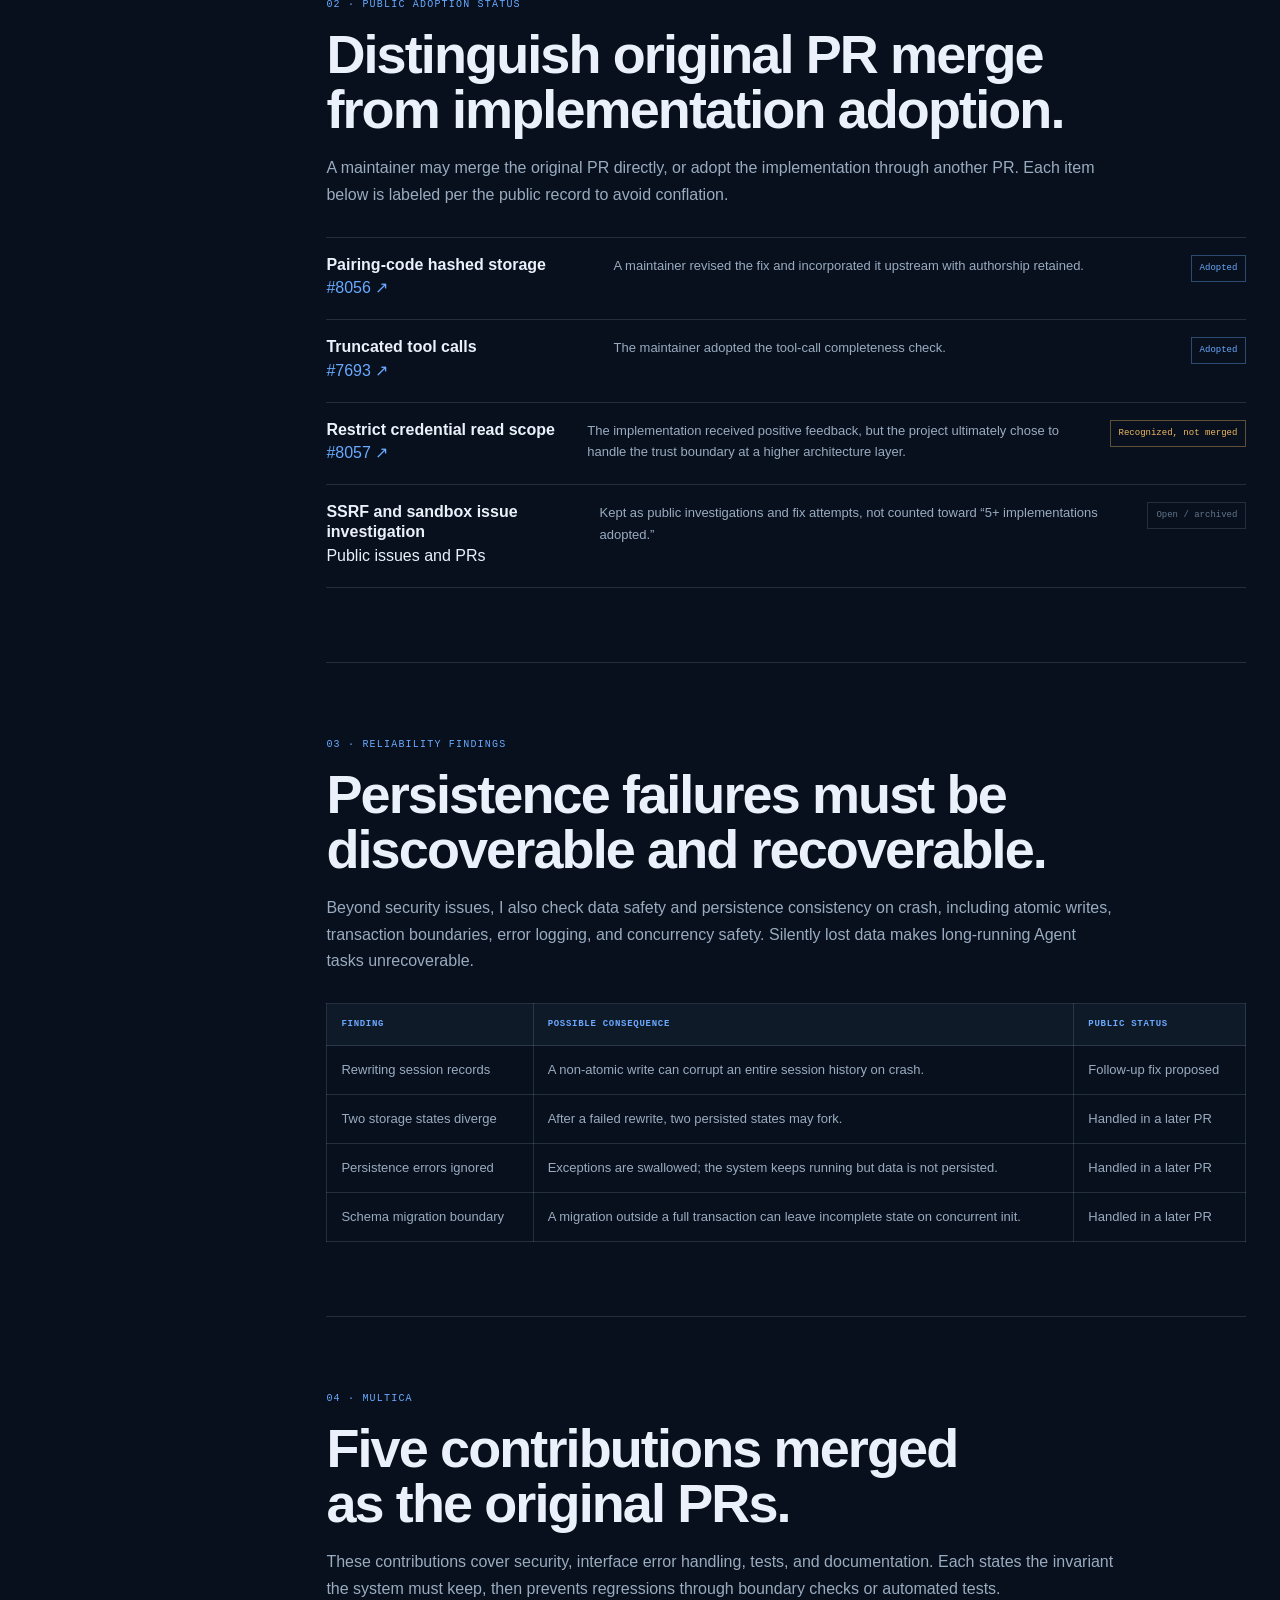
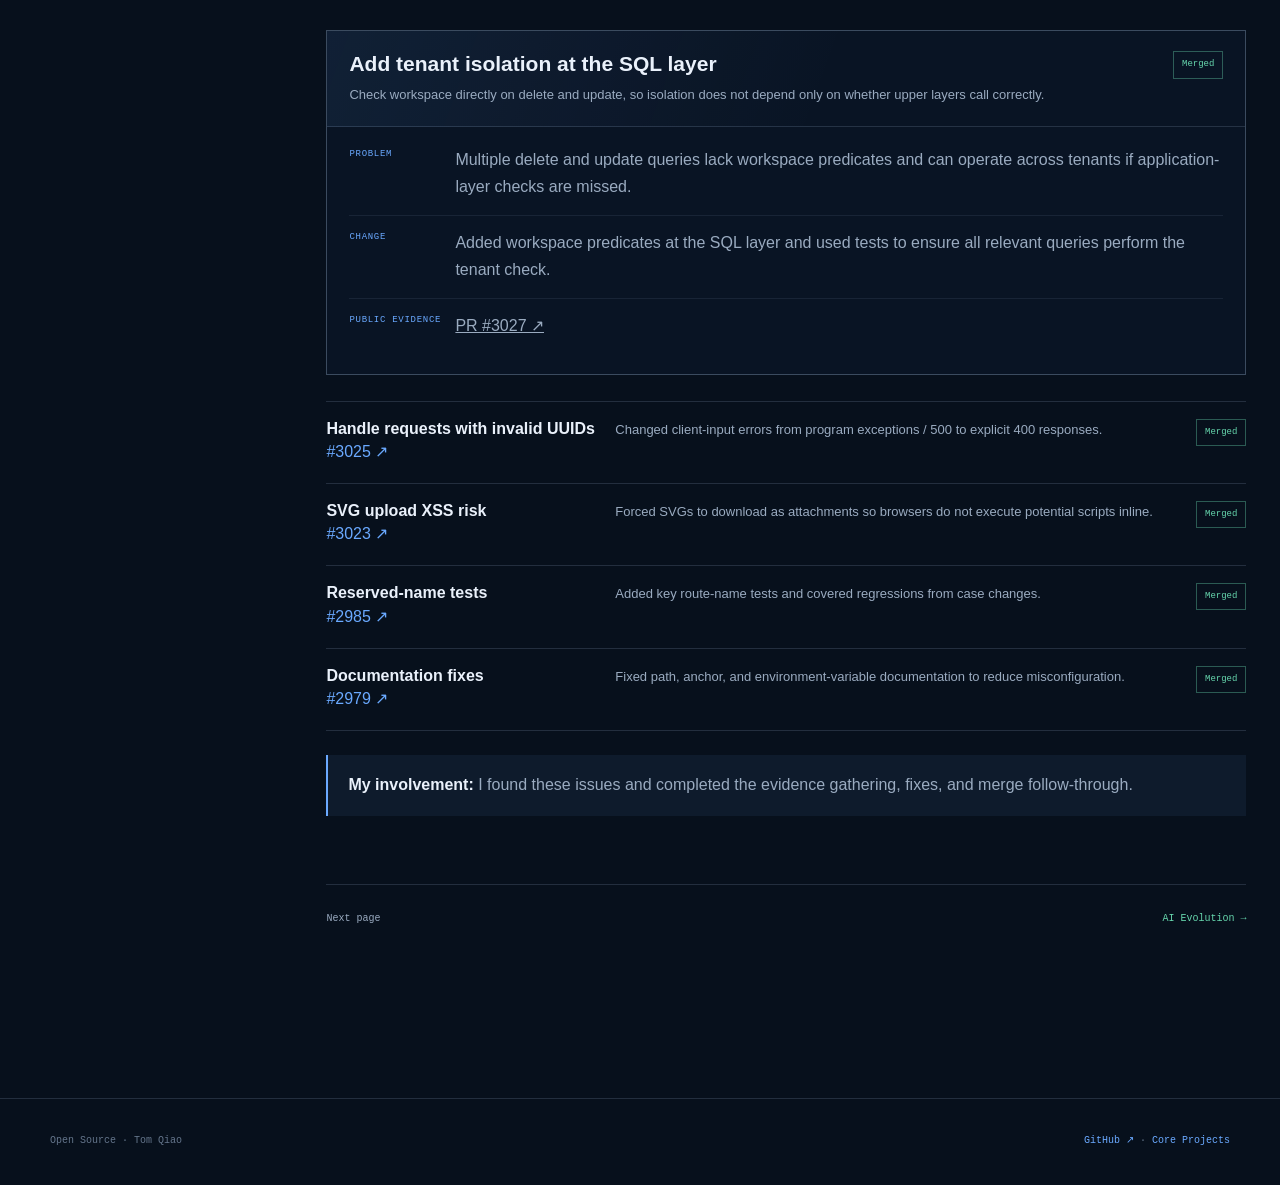
<file: en/opensource.html>
<!doctype html>
<html lang="en">
<head>
  <meta charset="utf-8">
  <meta name="viewport" content="width=device-width, initial-scale=1">
  <meta name="theme-color" content="#07101c">
  <meta name="description" content="Tom Qiao's public security, reliability, and multi-tenant engineering contributions to Hermes Agent and Multica.">
  <title>Open Source — Tom Qiao</title>
  <link rel="stylesheet" href="../assets/styles.css">
  <link rel="stylesheet" href="../assets/longform.css">
  <script src="../assets/site.js" defer></script>
</head>
<body class="longform-page open-source">
  <header class="site-header"><nav class="site-nav" aria-label="Primary navigation"><a class="brand" href="index.html"><span class="brand-mark">TQ</span><span>Tom Qiao</span></a><button class="menu-button" type="button" aria-label="Open navigation" aria-expanded="false" aria-controls="site-navigation">☰</button><div class="nav-links" id="site-navigation"><a href="index.html">Home</a><a href="projects.html">Core Projects</a><a href="opensource.html">Open Source</a><a href="evolution.html">AI Evolution</a></div></nav></header>

  <main class="longform-wrap">
    <div class="doc-layout">
      <aside class="doc-toc" data-toc aria-label="Table of contents on this page">
        <div class="doc-toc-title">Open Source</div>
        <span class="toc-scroll-hint" aria-hidden="true">Swipe to explore →</span>
        <a href="#top-proof">60-second evidence</a>
        <div class="doc-toc-group">Overview</div>
        <a href="#overview">Contribution overview</a><a href="#method">Audit method</a>
        <div class="doc-toc-group">Hermes Agent</div>
        <a href="#hermes">Adopted upstream</a><a href="#ledger">Evidence status</a><a href="#reliability">Reliability findings</a>
        <div class="doc-toc-group">Multica</div>
        <a href="#multica">Five directly merged PRs</a>
      </aside>

      <div class="doc-main">
        <header class="doc-hero">
          <div class="doc-hero-label"><span class="doc-chip">Hermes Agent</span><span class="doc-chip">Multica</span><span class="doc-chip">Public Evidence</span></div>
          <h1 class="doc-title">Public contributions, <br><span class="accent">described by their actual adoption status.</span></h1>
          <p class="doc-lead">These contributions cover Agent security, tool-call reliability, runtime reliability, and multi-tenant isolation. Each entry states the problem, the change, and the public status: original PR merged, implementation adopted by a maintainer through cherry-pick / salvage with authorship retained, recognized but not merged, or still open.</p>
          <div class="fact-ledger"><span>Hermes 5+ implementations adopted</span><span>Multica 5 PRs merged</span><span>@tomqiaozc</span></div>
        </header>

        <section class="doc-section interviewer-brief top-proof" id="top-proof">
          <span class="section-label">60-second overview</span><h2>Three representative public contributions.</h2>
          <p class="section-intro">Each item is verifiable on GitHub and clearly distinguishes an original PR merge from an implementation adopted by a maintainer through cherry-pick / salvage with authorship retained.</p>
          <div class="top-proof-grid">
            <article class="top-proof-card"><span class="proof-status merged">Original PR merged</span><h3>Multica · SQL tenant isolation</h3><p>PR #3027 adds workspace/tenant predicates to update and delete SQL, with tests that prevent cross-tenant operations.</p><a class="proof-link" href="https://github.com/multica-ai/multica/pull/3027" target="_blank" rel="noreferrer">View PR #3027 ↗</a></article>
            <article class="top-proof-card"><span class="proof-status adopted">Adopted after maintainer revision</span><h3>Hermes · Pairing code salted hashing</h3><p>PR #8056 changes short-lived pairing codes from plaintext storage to random salt + SHA-256. A maintainer revised the implementation and incorporated it upstream with authorship retained.</p><a class="proof-link" href="https://github.com/NousResearch/hermes-agent/pull/8056" target="_blank" rel="noreferrer">View PR #8056 ↗</a></article>
            <article class="top-proof-card"><span class="proof-status adopted">Adopted via cherry-picked commits</span><h3>Hermes · Check for truncated tool calls</h3><p>PR #7693 independently validates tool-call completeness instead of relying only on finish_reason. A maintainer cherry-picked the relevant commits upstream with authorship retained.</p><a class="proof-link" href="https://github.com/NousResearch/hermes-agent/pull/7693" target="_blank" rel="noreferrer">View PR #7693 ↗</a></article>
          </div>
        </section>

        <section class="doc-section" id="overview">
          <span class="section-label">00 · Contribution overview</span><h2>Two projects, different adoption paths.</h2>
          <p class="section-intro">In Hermes Agent, an original PR may be closed, but the implementation is merged by a maintainer through revision, cherry-pick, or a consolidated PR. All five Multica contributions were merged as the original PRs.</p>
          <div class="prose-grid">
            <article class="info-card"><span class="card-kicker">Hermes Agent · implementation adopted</span><h3>Maintainers adopted parts of the implementation through other PRs</h3><p>Contributions center on credential protection, tool calling, gateway stability, and sensitive-path defense. The original PR and the final adoption path are recorded separately; “implementation adopted” is not written as “original PR merged.”</p></article>
            <article class="info-card"><span class="card-kicker">Multica · original PRs merged</span><h3>Five issues advanced from discovery to merge</h3><p>All five PRs were merged directly, covering SQL-level tenant isolation, request boundaries, SVG uploads, regression tests, and documentation usability.</p></article>
          </div>
          <p class="signal-note"><strong>Wording rule:</strong> only the five Multica items are written as “merged”; each Hermes item is marked “adopted,” “recognized,” or “open / archived” per the maintainer's public record.</p>
        </section>

        <section class="doc-section" id="method">
          <span class="section-label">Method · multi-role review</span><h2>Cross-check from security, architecture, and backend perspectives.</h2>
          <p class="section-intro">I use Agents in different roles to check security, architecture, and backend issues separately, and arrange an independent Agent to re-check the implementation. A human defines the review scope, produces the minimal reproduction, confirms facts, and submits maintainable patches.</p>
          <div class="pillar-grid">
            <article class="pillar"><span class="pillar-no">01 / Review scope</span><h3>Locate high-risk boundaries first</h3><p>Inspect high-risk locations such as credential storage, tool permissions, persistence, multi-tenant writes, and network egress.</p><span class="pillar-result">Human-defined focus</span></article>
            <article class="pillar"><span class="pillar-no">02 / Cross-review</span><h3>Let different Agents check separately</h3><p>Have different Agents start from different roles and assumptions, and let an Agent not involved in the implementation re-check the results.</p><span class="pillar-result">Covers different perspectives</span></article>
            <article class="pillar"><span class="pillar-no">03 / Reproducible evidence</span><h3>Describe the problem and provide tests</h3><p>Turn each suspicion into problem behavior, impact, a patch, and tests so maintainers can judge and re-check.</p><span class="pillar-result">Problem → fix → tests</span></article>
          </div>
        </section>

        <section class="doc-section" id="hermes">
          <span class="section-label">01 · Hermes Agent</span><h2>Three adopted security and reliability fixes.</h2>
          <p class="section-intro">Each entry states the original problem, the change, and how the maintainer adopted the implementation.</p>

          <article class="case-study"><header class="case-head"><div><h3>Pairing codes: from plaintext storage to salted hashing</h3><p>Unconfirmed pairing codes in the local gateway are short-lived credentials; if stored in plaintext, other processes or tools that can read files may obtain them directly.</p></div><span class="status adopted">Adopted after revision</span></header><div class="case-body"><div class="case-row"><span class="case-label">Problem</span><p>Unconfirmed pairing codes are stored in plaintext in local state; sandbox or file-reading processes can obtain them directly.</p></div><div class="case-row"><span class="case-label">Change</span><p>Switched to random salt + SHA-256 storage with constant-time comparison, and migrated existing plaintext records compatibly.</p></div><div class="case-row"><span class="case-label">Public evidence</span><p><a href="https://github.com/NousResearch/hermes-agent/pull/8056" target="_blank" rel="noreferrer">PR #8056 ↗</a> · a maintainer revised the implementation and incorporated it upstream with authorship retained.</p></div></div></article>

          <article class="case-study"><header class="case-head"><div><h3>Check for truncated tool calls</h3><p>When streaming output is truncated, finish_reason does not always accurately reflect whether the tool-call structure is complete.</p></div><span class="status adopted">Adopted via cherry-pick</span></header><div class="case-body"><div class="case-row"><span class="case-label">Problem</span><p>When the tool-call argument JSON is truncated, the system may still execute an incomplete tool call.</p></div><div class="case-row"><span class="case-label">Change</span><p>Independently validate tool-call completeness instead of relying only on finish_reason metadata.</p></div><div class="case-row"><span class="case-label">Public evidence</span><p><a href="https://github.com/NousResearch/hermes-agent/pull/7693" target="_blank" rel="noreferrer">PR #7693 ↗</a> · a maintainer cherry-picked the relevant commits upstream with authorship retained.</p></div></div></article>

          <article class="case-study"><header class="case-head"><div><h3>Fix Gateway startup crash</h3><p>A missing import in the log-redaction formatter made the gateway fail directly at startup.</p></div><span class="status adopted">Adopted</span></header><div class="case-body"><div class="case-row"><span class="case-label">Change</span><p>Added the missing dependency and added coverage for the startup path.</p></div><div class="case-row"><span class="case-label">Public evidence</span><p><a href="https://github.com/NousResearch/hermes-agent/pull/8046" target="_blank" rel="noreferrer">PR #8046 ↗</a></p></div></div></article>

          <div class="prose-grid">
            <article class="decision-card"><span class="card-kicker">Implemented in a consolidated PR</span><h3>WeChat link rendering</h3><p>The original approach influenced the final implementation, which a maintainer completed in a consolidated PR. This is marked “approach adopted,” not “original PR merged.”</p><p><a href="https://github.com/NousResearch/hermes-agent/pull/7695" target="_blank" rel="noreferrer">PR #7695 ↗</a></p></article>
            <article class="decision-card"><span class="card-kicker">Implemented in a consolidated PR</span><h3>Sensitive-path protection</h3><p>The original PR proposed defenses for a file-tool deny list and path parsing; the final implementation was covered by a maintainer's consolidated change.</p><p><a href="https://github.com/NousResearch/hermes-agent/pull/8055" target="_blank" rel="noreferrer">PR #8055 ↗</a></p></article>
          </div>
        </section>

        <section class="doc-section" id="ledger">
          <span class="section-label">02 · Public adoption status</span><h2>Distinguish original PR merge from implementation adoption.</h2>
          <p class="section-intro">A maintainer may merge the original PR directly, or adopt the implementation through another PR. Each item below is labeled per the public record to avoid conflation.</p>
          <div class="evidence-ledger">
            <div class="evidence-row"><div><h3>Pairing-code hashed storage</h3><a href="https://github.com/NousResearch/hermes-agent/pull/8056" target="_blank" rel="noreferrer">#8056 ↗</a></div><p>A maintainer revised the fix and incorporated it upstream with authorship retained.</p><span class="status adopted">Adopted</span></div>
            <div class="evidence-row"><div><h3>Truncated tool calls</h3><a href="https://github.com/NousResearch/hermes-agent/pull/7693" target="_blank" rel="noreferrer">#7693 ↗</a></div><p>The maintainer adopted the tool-call completeness check.</p><span class="status adopted">Adopted</span></div>
            <div class="evidence-row"><div><h3>Restrict credential read scope</h3><a href="https://github.com/NousResearch/hermes-agent/pull/8057" target="_blank" rel="noreferrer">#8057 ↗</a></div><p>The implementation received positive feedback, but the project ultimately chose to handle the trust boundary at a higher architecture layer.</p><span class="status recognized">Recognized, not merged</span></div>
            <div class="evidence-row"><div><h3>SSRF and sandbox issue investigation</h3><span>Public issues and PRs</span></div><p>Kept as public investigations and fix attempts, not counted toward “5+ implementations adopted.”</p><span class="status open">Open / archived</span></div>
          </div>
        </section>

        <section class="doc-section" id="reliability">
          <span class="section-label">03 · Reliability findings</span><h2>Persistence failures must be discoverable and recoverable.</h2>
          <p class="section-intro">Beyond security issues, I also check data safety and persistence consistency on crash, including atomic writes, transaction boundaries, error logging, and concurrency safety. Silently lost data makes long-running Agent tasks unrecoverable.</p>
          <div class="data-table-wrap"><table class="data-table"><thead><tr><th>Finding</th><th>Possible consequence</th><th>Public status</th></tr></thead><tbody>
            <tr><td>Rewriting session records</td><td>A non-atomic write can corrupt an entire session history on crash.</td><td>Follow-up fix proposed</td></tr>
            <tr><td>Two storage states diverge</td><td>After a failed rewrite, two persisted states may fork.</td><td>Handled in a later PR</td></tr>
            <tr><td>Persistence errors ignored</td><td>Exceptions are swallowed; the system keeps running but data is not persisted.</td><td>Handled in a later PR</td></tr>
            <tr><td>Schema migration boundary</td><td>A migration outside a full transaction can leave incomplete state on concurrent init.</td><td>Handled in a later PR</td></tr>
          </tbody></table></div>
        </section>

        <section class="doc-section" id="multica">
          <span class="section-label">04 · Multica</span><h2>Five contributions merged as the original PRs.</h2>
          <p class="section-intro">These contributions cover security, interface error handling, tests, and documentation. Each states the invariant the system must keep, then prevents regressions through boundary checks or automated tests.</p>

          <article class="case-study"><header class="case-head"><div><h3>Add tenant isolation at the SQL layer</h3><p>Check workspace directly on delete and update, so isolation does not depend only on whether upper layers call correctly.</p></div><span class="status merged">Merged</span></header><div class="case-body"><div class="case-row"><span class="case-label">Problem</span><p>Multiple delete and update queries lack workspace predicates and can operate across tenants if application-layer checks are missed.</p></div><div class="case-row"><span class="case-label">Change</span><p>Added workspace predicates at the SQL layer and used tests to ensure all relevant queries perform the tenant check.</p></div><div class="case-row"><span class="case-label">Public evidence</span><p><a href="https://github.com/multica-ai/multica/pull/3027" target="_blank" rel="noreferrer">PR #3027 ↗</a></p></div></div></article>

          <div class="evidence-ledger">
            <div class="evidence-row"><div><h3>Handle requests with invalid UUIDs</h3><a href="https://github.com/multica-ai/multica/pull/3025" target="_blank" rel="noreferrer">#3025 ↗</a></div><p>Changed client-input errors from program exceptions / 500 to explicit 400 responses.</p><span class="status merged">Merged</span></div>
            <div class="evidence-row"><div><h3>SVG upload XSS risk</h3><a href="https://github.com/multica-ai/multica/pull/3023" target="_blank" rel="noreferrer">#3023 ↗</a></div><p>Forced SVGs to download as attachments so browsers do not execute potential scripts inline.</p><span class="status merged">Merged</span></div>
            <div class="evidence-row"><div><h3>Reserved-name tests</h3><a href="https://github.com/multica-ai/multica/pull/2985" target="_blank" rel="noreferrer">#2985 ↗</a></div><p>Added key route-name tests and covered regressions from case changes.</p><span class="status merged">Merged</span></div>
            <div class="evidence-row"><div><h3>Documentation fixes</h3><a href="https://github.com/multica-ai/multica/pull/2979" target="_blank" rel="noreferrer">#2979 ↗</a></div><p>Fixed path, anchor, and environment-variable documentation to reduce misconfiguration.</p><span class="status merged">Merged</span></div>
          </div>
          <p class="signal-note"><strong>My involvement:</strong> I found these issues and completed the evidence gathering, fixes, and merge follow-through.</p>
          <nav class="next-page" aria-label="Next page"><span>Next page</span><a href="evolution.html">AI Evolution →</a></nav>
        </section>
      </div>
    </div>
  </main>

  <footer class="site-footer"><div class="site-footer-inner"><span>Open Source · Tom Qiao</span><span><a href="https://github.com/tomqiaozc" target="_blank" rel="noreferrer">GitHub ↗</a> · <a href="projects.html">Core Projects</a></span></div></footer>
</body>
</html>
</file>
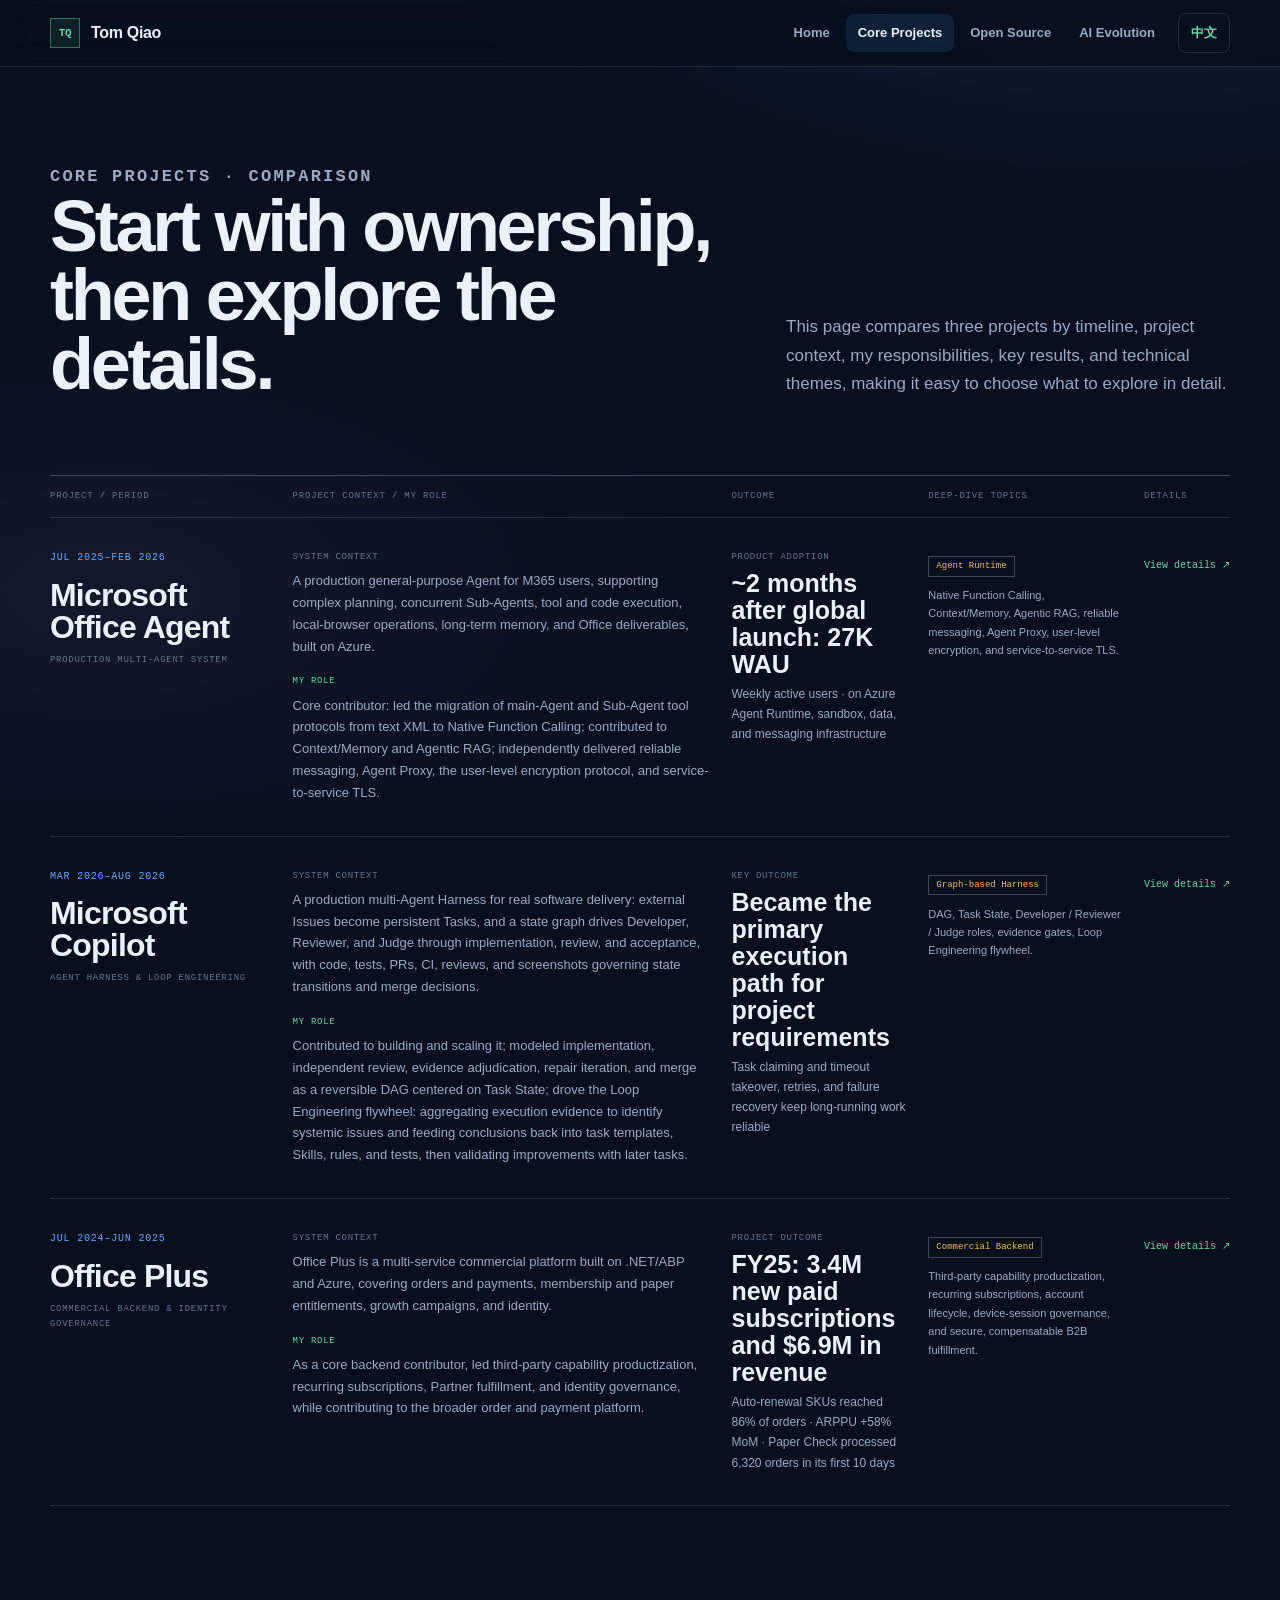
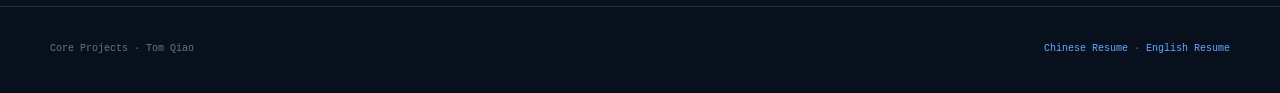
<file: en/projects.html>
<!doctype html>
<html lang="en">
<head>
  <meta charset="utf-8">
  <meta name="viewport" content="width=device-width, initial-scale=1">
  <meta name="theme-color" content="#07101c">
  <meta name="description" content="Tom Qiao's production engineering case studies: Microsoft Office Agent, Microsoft Copilot Agent Harness, and Office Plus.">
  <title>Core Projects — Tom Qiao</title>
  <link rel="stylesheet" href="../assets/styles.css">
  <script src="../assets/site.js" defer></script>
</head>
<body>
  <a class="skip-link" href="#main-content">Skip to main content</a>
  <header class="site-header">
    <nav class="site-nav" aria-label="Primary navigation">
      <a class="brand" href="index.html"><span class="brand-mark">TQ</span><span>Tom Qiao</span></a>
      <button class="menu-button" type="button" aria-label="Open navigation" aria-expanded="false" aria-controls="site-navigation">☰</button>
      <div class="nav-links" id="site-navigation">
        <a href="index.html">Home</a><a href="projects.html">Core Projects</a><a href="opensource.html">Open Source</a><a href="evolution.html">AI Evolution</a>
      </div>
    </nav>
  </header>

  <main class="page-shell" id="main-content">
    <section class="systems-hero">
      <div><p class="eyebrow">Core Projects · Comparison</p><h1>Start with ownership,<br>then explore the details.</h1></div>
      <p>This page compares three projects by timeline, project context, my responsibilities, key results, and technical themes, making it easy to choose what to explore in detail.</p>
    </section>

    <div class="project-matrix" role="table" aria-label="Core project comparison and selection matrix">
      <div class="project-matrix-head" role="row">
        <span role="columnheader">Project / Period</span>
        <span role="columnheader">Project Context / My Role</span>
        <span role="columnheader">Outcome</span>
        <span role="columnheader">Deep-Dive Topics</span>
        <span role="columnheader">Details</span>
      </div>

      <article class="project-matrix-row" role="row">
        <div class="project-id" role="cell">
          <span class="project-period">Jul 2025–Feb 2026</span>
          <h2>Microsoft Office Agent</h2>
          <span class="project-domain">Production Multi-Agent System</span>
        </div>
        <div class="project-boundary" role="cell">
          <p><span class="matrix-label">System context</span>A production general-purpose Agent for M365 users, supporting complex planning, concurrent Sub-Agents, tool and code execution, local-browser operations, long-term memory, and Office deliverables, built on Azure.</p>
          <p><span class="matrix-label ownership">My role</span>Core contributor: led the migration of main-Agent and Sub-Agent tool protocols from text XML to Native Function Calling; contributed to Context/Memory and Agentic RAG; independently delivered reliable messaging, Agent Proxy, the user-level encryption protocol, and service-to-service TLS.</p>
        </div>
        <div class="project-outcome" role="cell">
          <span class="matrix-label">Product adoption</span>
          <strong>~2 months after global launch: 27K WAU</strong>
          <span>Weekly active users · on Azure Agent Runtime, sandbox, data, and messaging infrastructure</span>
        </div>
        <div class="project-evidence" role="cell">
          <span class="evidence-badge private">Agent Runtime</span>
          <p>Native Function Calling, Context/Memory, Agentic RAG, reliable messaging, Agent Proxy, user-level encryption, and service-to-service TLS.</p>
        </div>
        <div class="project-action" role="cell"><a href="societas.html">View details ↗</a></div>
      </article>

      <article class="project-matrix-row" role="row">
        <div class="project-id" role="cell">
          <span class="project-period">Mar 2026–Aug 2026</span>
          <h2>Microsoft Copilot</h2>
          <span class="project-domain">Agent Harness &amp; Loop Engineering</span>
        </div>
        <div class="project-boundary" role="cell">
          <p><span class="matrix-label">System context</span>A production multi-Agent Harness for real software delivery: external Issues become persistent Tasks, and a state graph drives Developer, Reviewer, and Judge through implementation, review, and acceptance, with code, tests, PRs, CI, reviews, and screenshots governing state transitions and merge decisions.</p>
          <p><span class="matrix-label ownership">My role</span>Contributed to building and scaling it; modeled implementation, independent review, evidence adjudication, repair iteration, and merge as a reversible DAG centered on Task State; drove the Loop Engineering flywheel: aggregating execution evidence to identify systemic issues and feeding conclusions back into task templates, Skills, rules, and tests, then validating improvements with later tasks.</p>
        </div>
        <div class="project-outcome" role="cell">
          <span class="matrix-label">Key outcome</span>
          <strong>Became the primary execution path for project requirements</strong>
          <span>Task claiming and timeout takeover, retries, and failure recovery keep long-running work reliable</span>
        </div>
        <div class="project-evidence" role="cell">
          <span class="evidence-badge private">Graph-based Harness</span>
          <p>DAG, Task State, Developer / Reviewer / Judge roles, evidence gates, Loop Engineering flywheel.</p>
        </div>
        <div class="project-action" role="cell"><a href="copilot-epichan.html">View details ↗</a></div>
      </article>

      <article class="project-matrix-row" role="row">
        <div class="project-id" role="cell">
          <span class="project-period">Jul 2024–Jun 2025</span>
          <h2>Office Plus</h2>
          <span class="project-domain">Commercial Backend &amp; Identity Governance</span>
        </div>
        <div class="project-boundary" role="cell">
          <p><span class="matrix-label">System context</span>Office Plus is a multi-service commercial platform built on .NET/ABP and Azure, covering orders and payments, membership and paper entitlements, growth campaigns, and identity.</p>
          <p><span class="matrix-label ownership">My role</span>As a core backend contributor, led third-party capability productization, recurring subscriptions, Partner fulfillment, and identity governance, while contributing to the broader order and payment platform.</p>
        </div>
        <div class="project-outcome" role="cell">
          <span class="matrix-label">Project outcome</span>
          <strong>FY25: 3.4M new paid subscriptions and $6.9M in revenue</strong>
          <span>Auto-renewal SKUs reached 86% of orders · ARPPU +58% MoM · Paper Check processed 6,320 orders in its first 10 days</span>
        </div>
        <div class="project-evidence" role="cell">
          <span class="evidence-badge private">Commercial Backend</span>
          <p>Third-party capability productization, recurring subscriptions, account lifecycle, device-session governance, and secure, compensatable B2B fulfillment.</p>
        </div>
        <div class="project-action" role="cell"><a href="office-plus.html">View details ↗</a></div>
      </article>
    </div>
  </main>

  <footer class="site-footer"><div class="site-footer-inner"><span>Core Projects · Tom Qiao</span><span><a href="../downloads/Zhuocheng-Qiao-Resume-ZH.pdf">Chinese Resume</a> · <a href="../downloads/Zhuocheng-Qiao-Resume-EN.pdf">English Resume</a></span></div></footer>
</body>
</html>
</file>
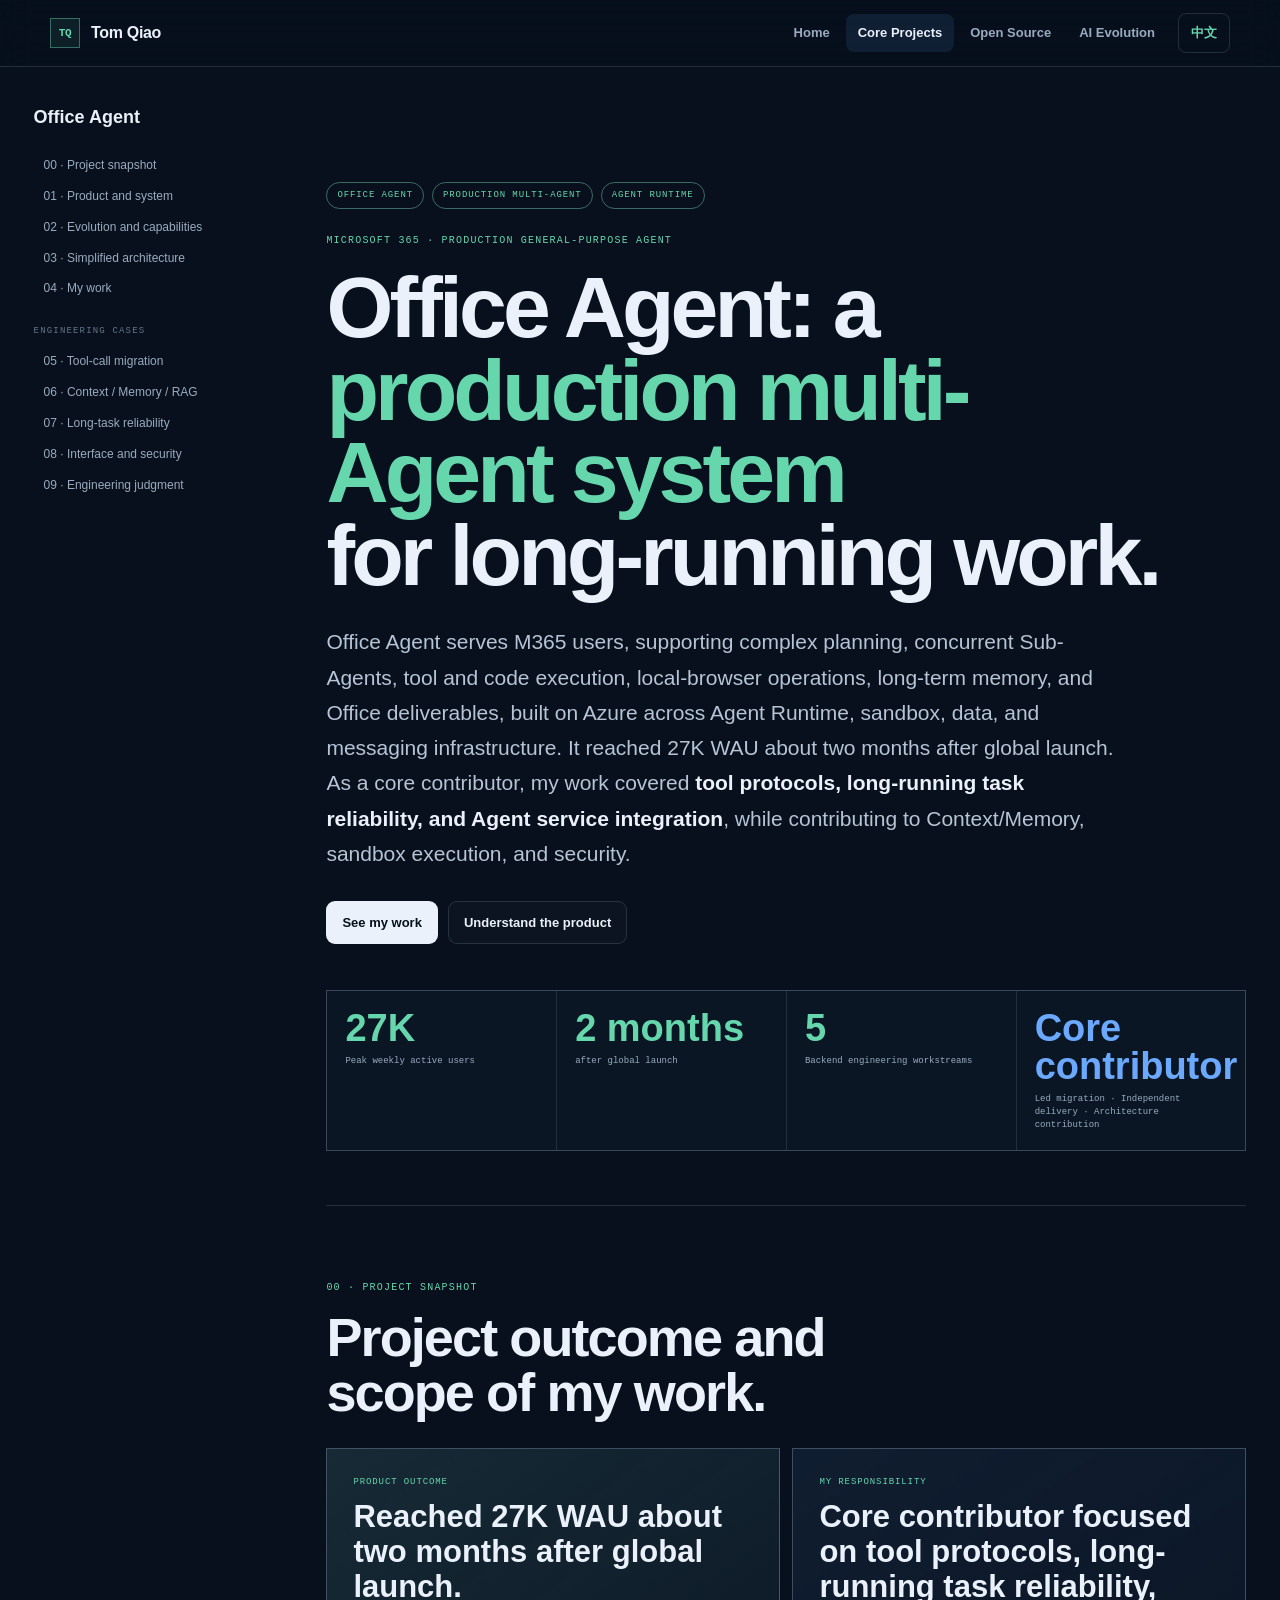
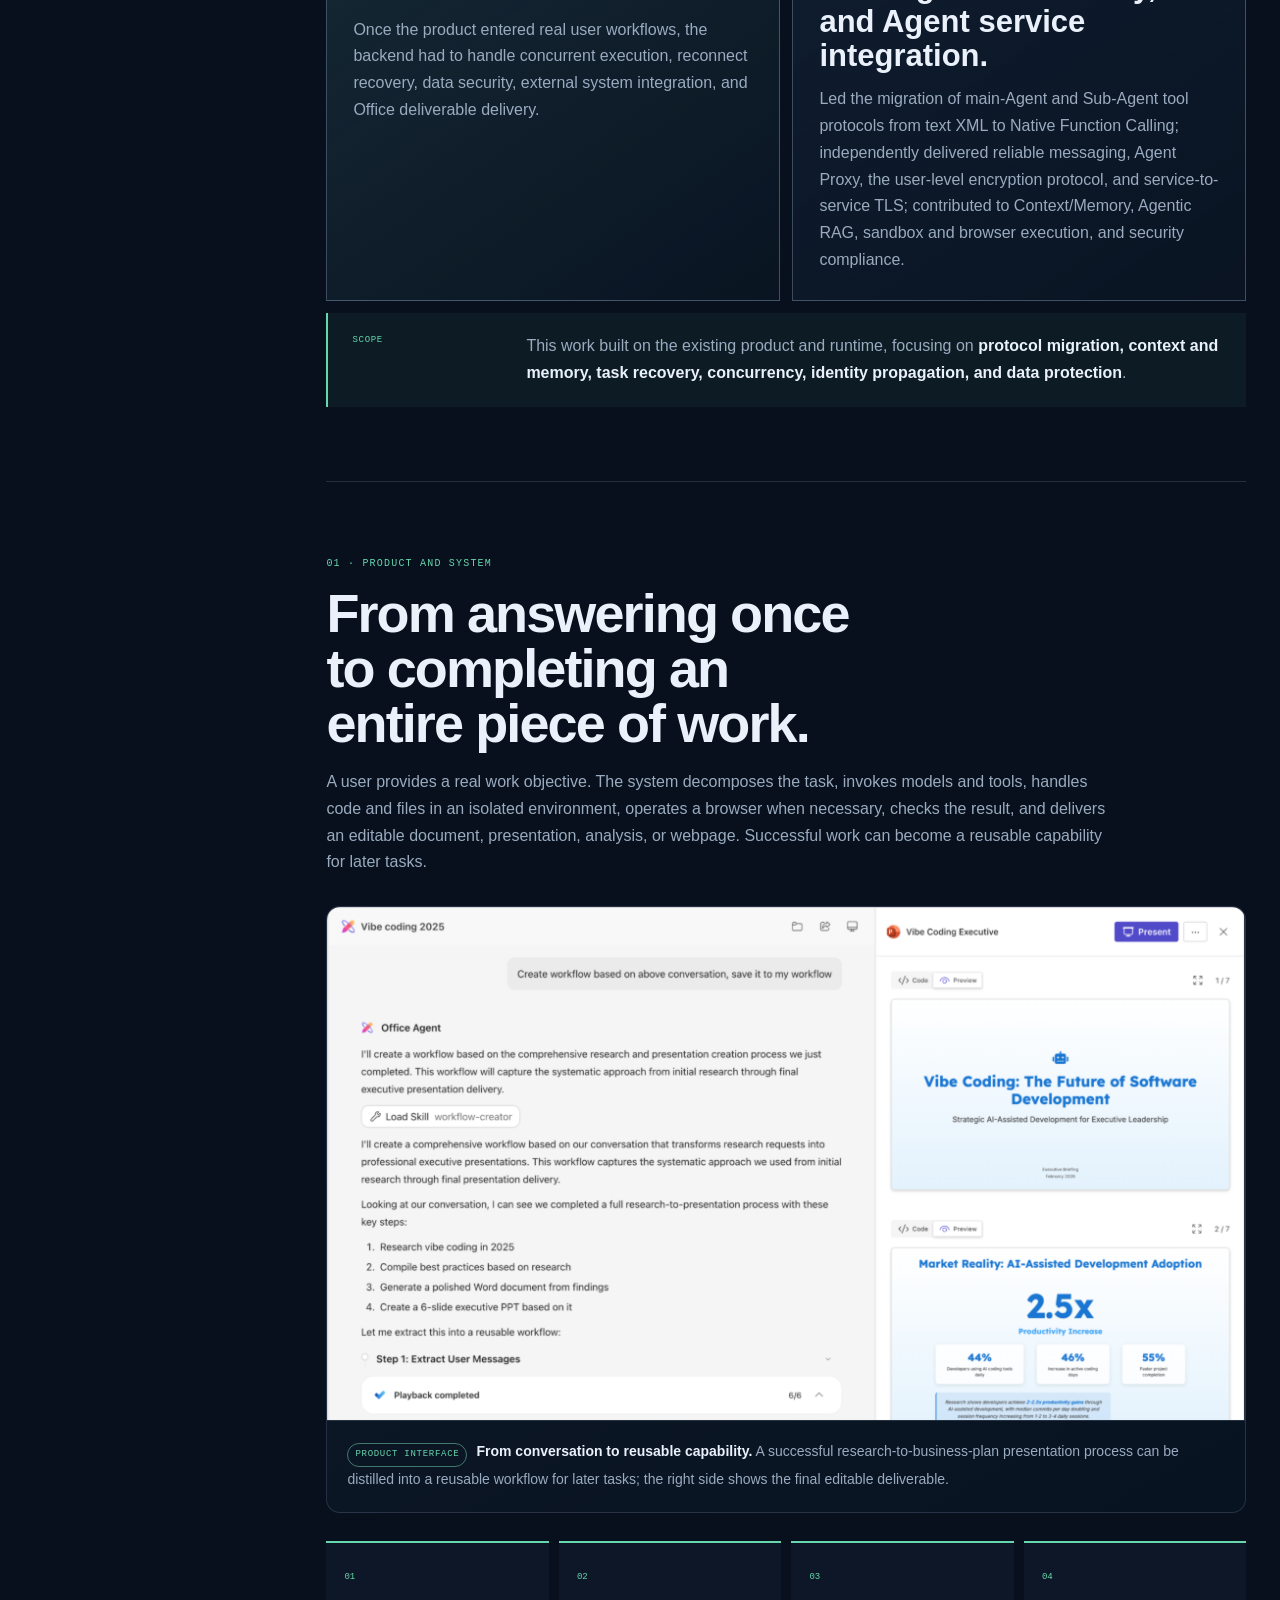
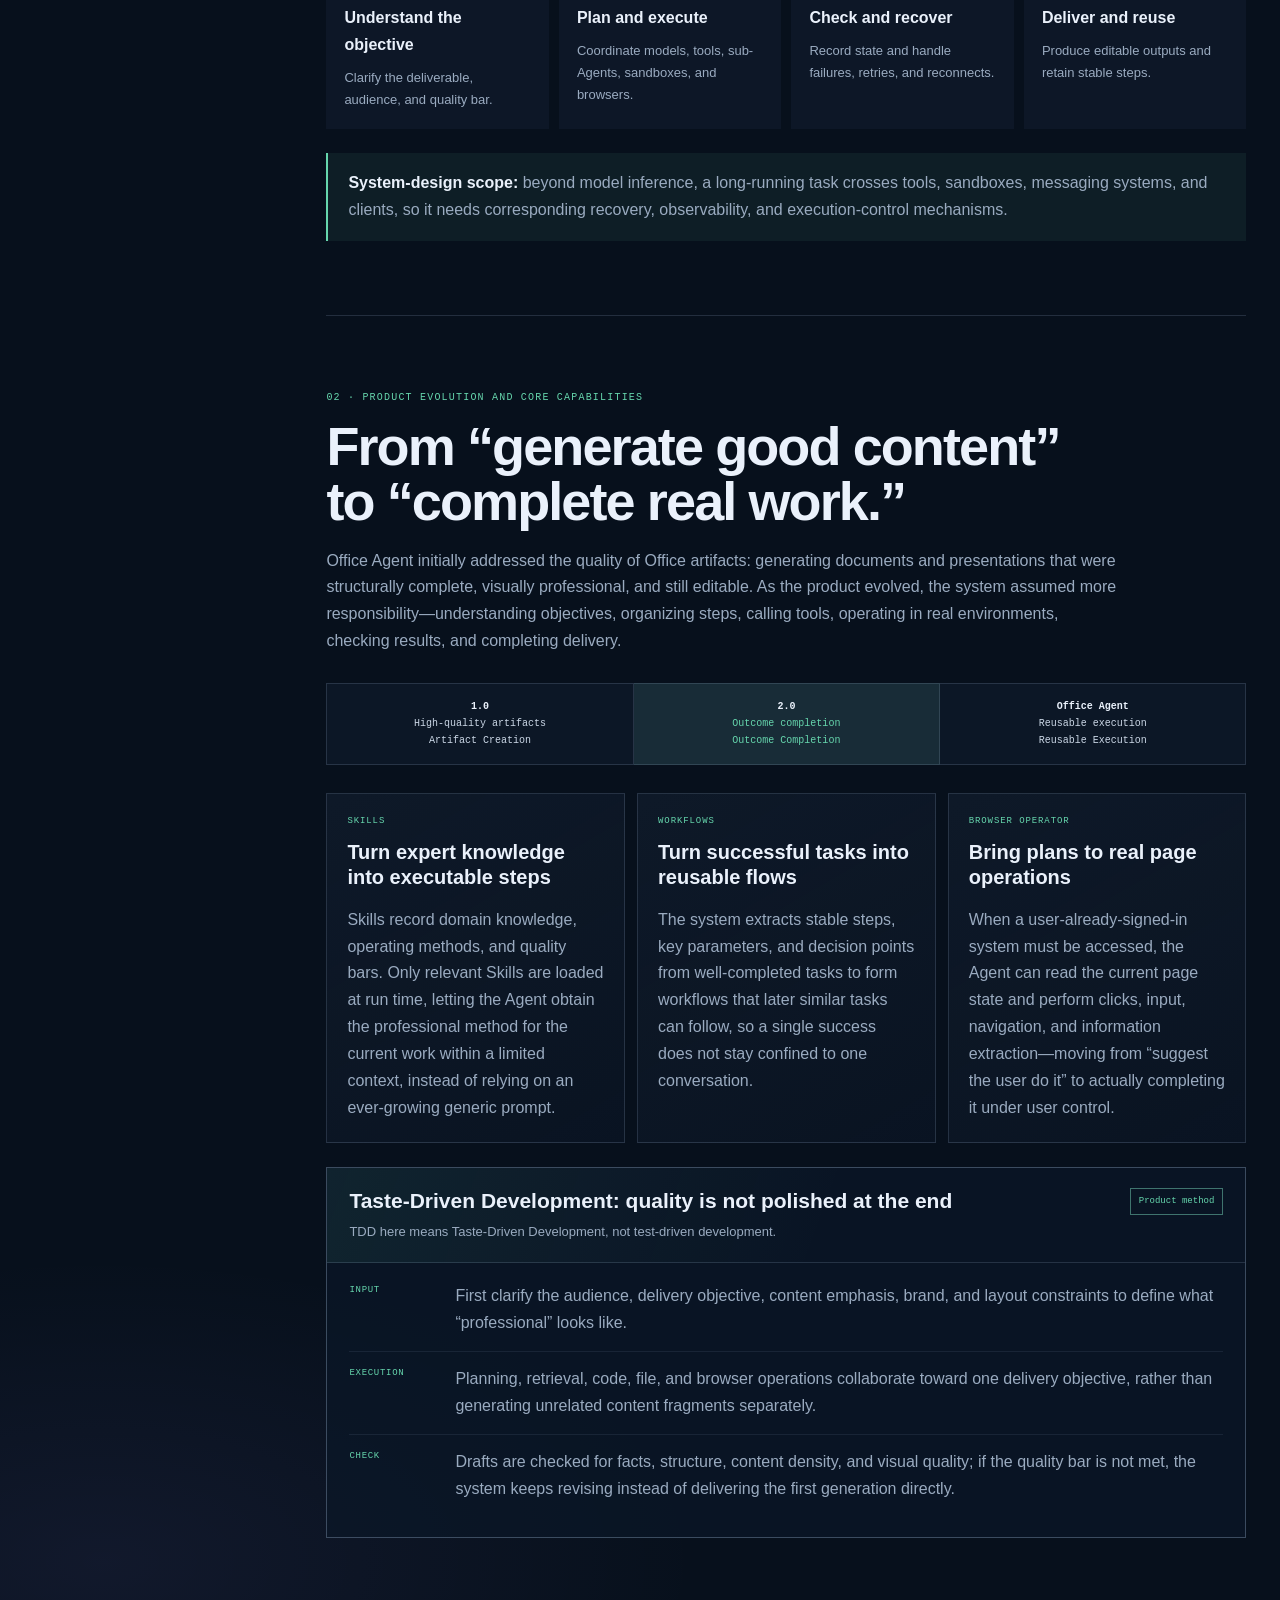
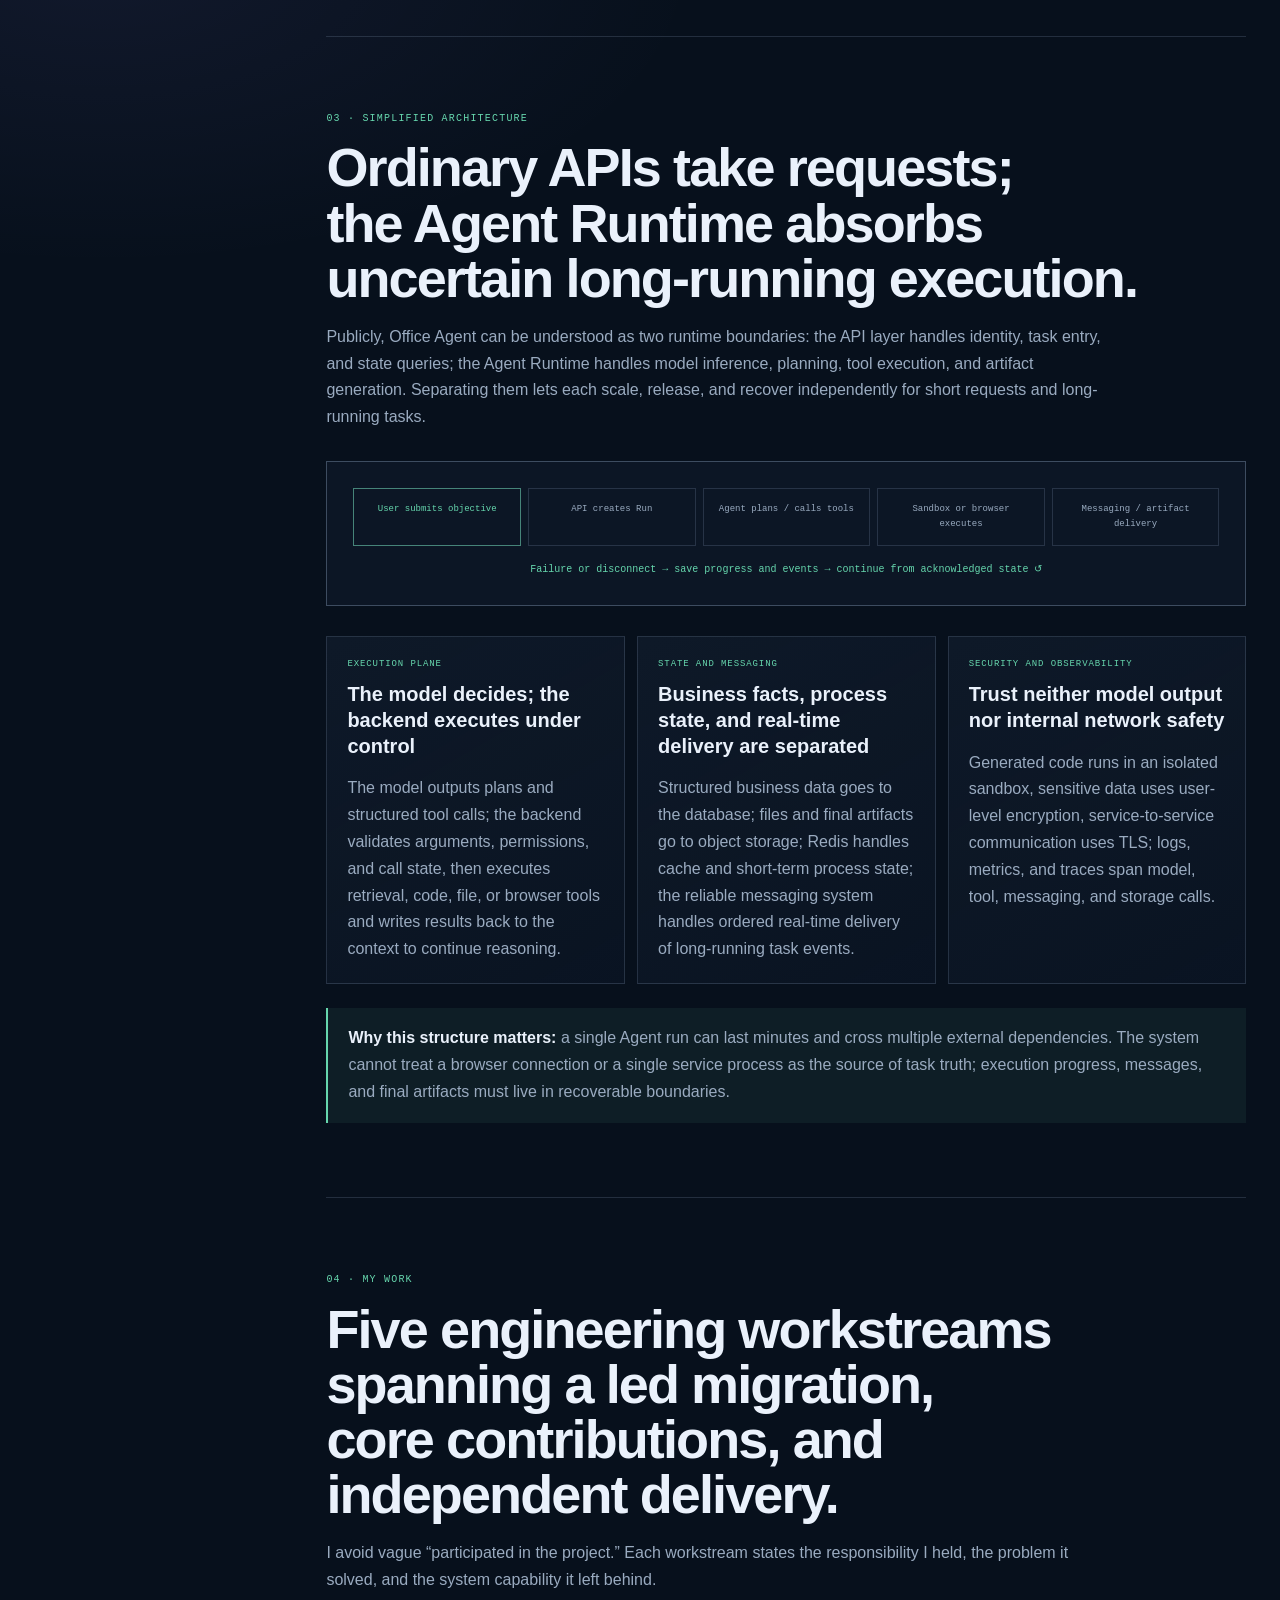
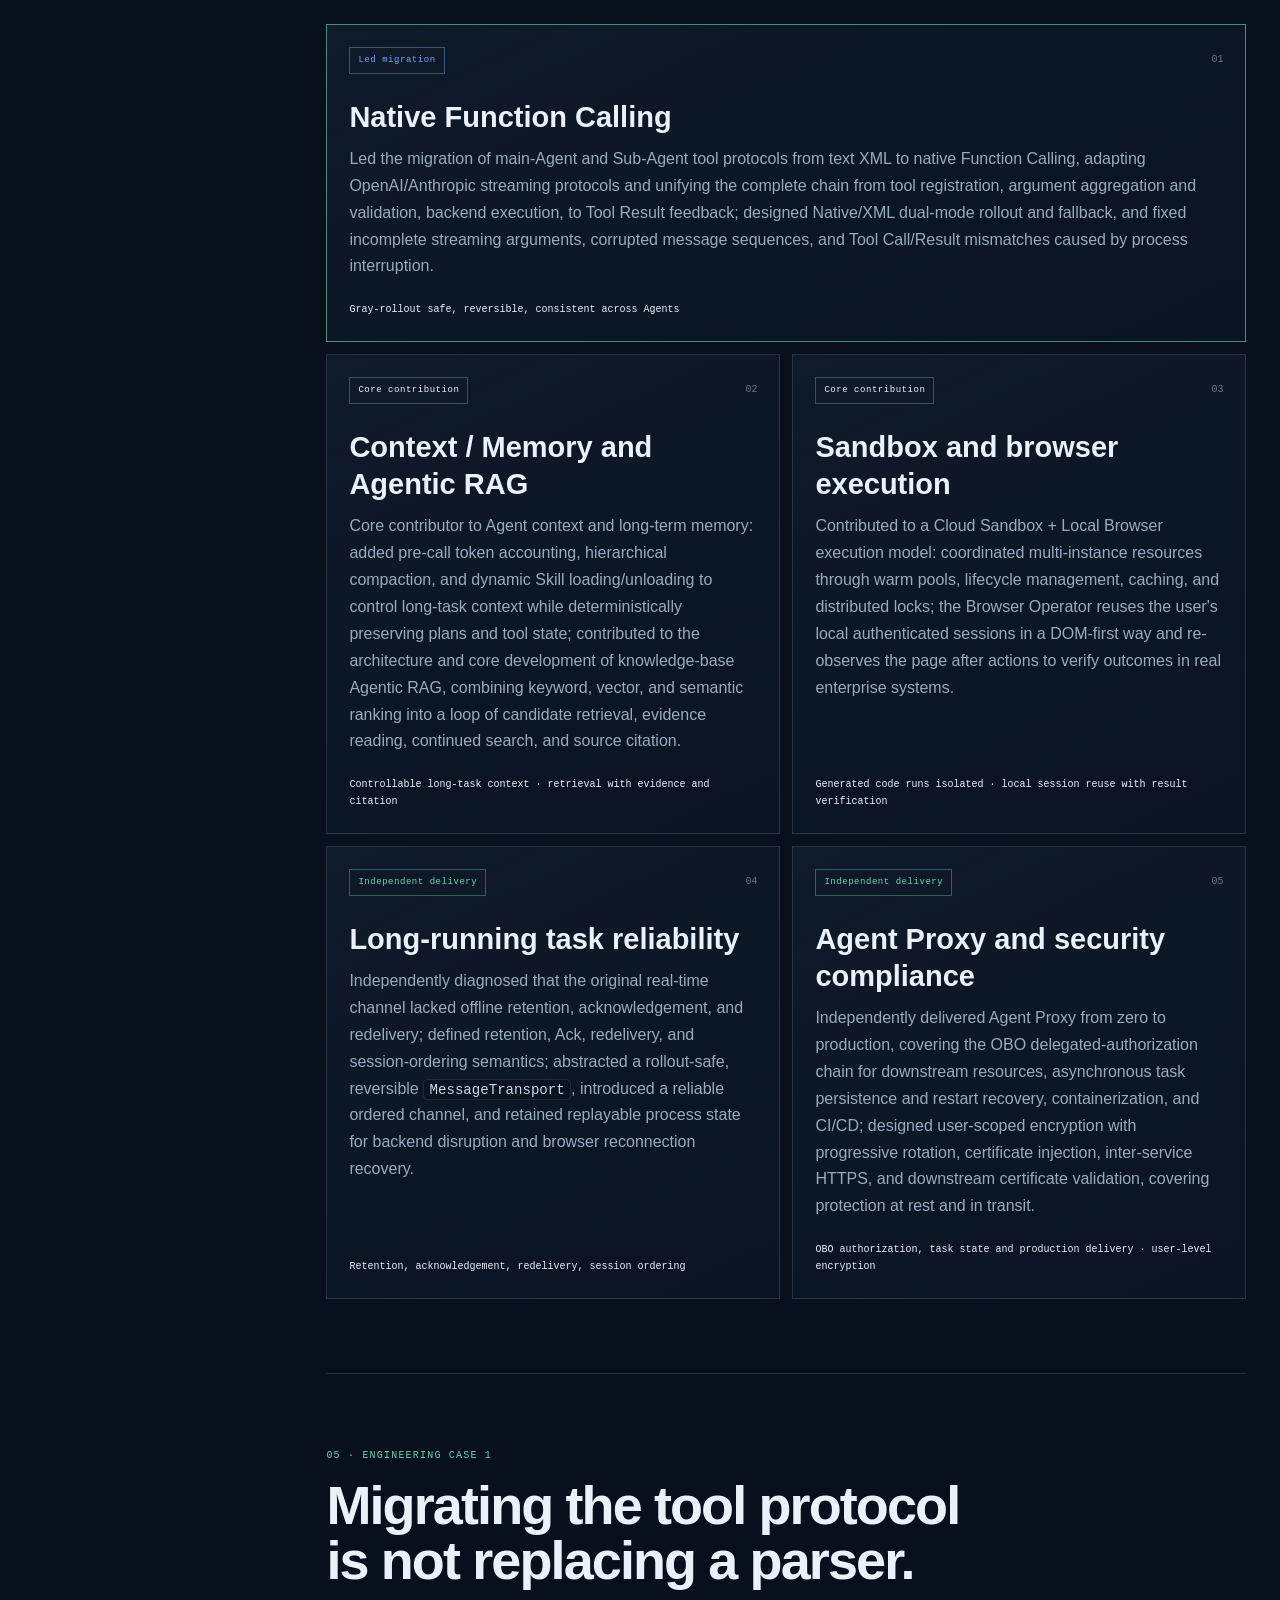
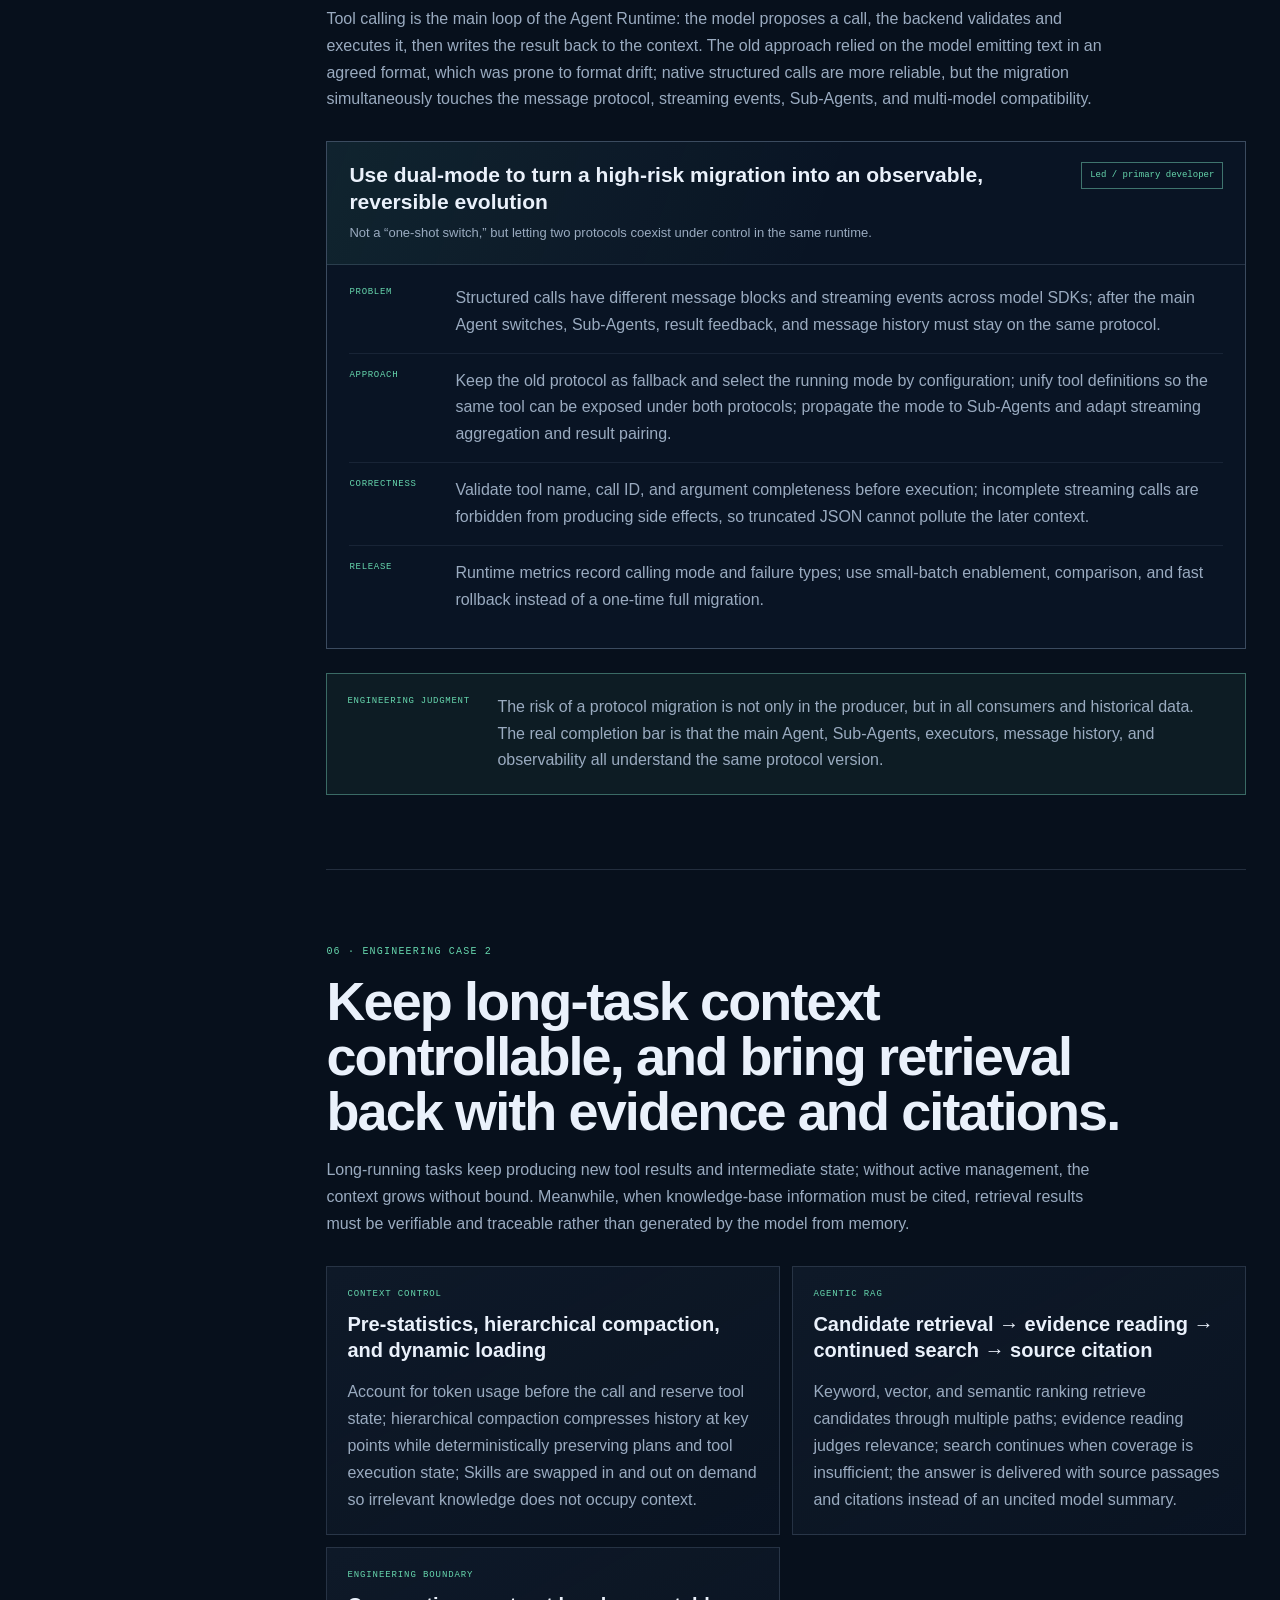
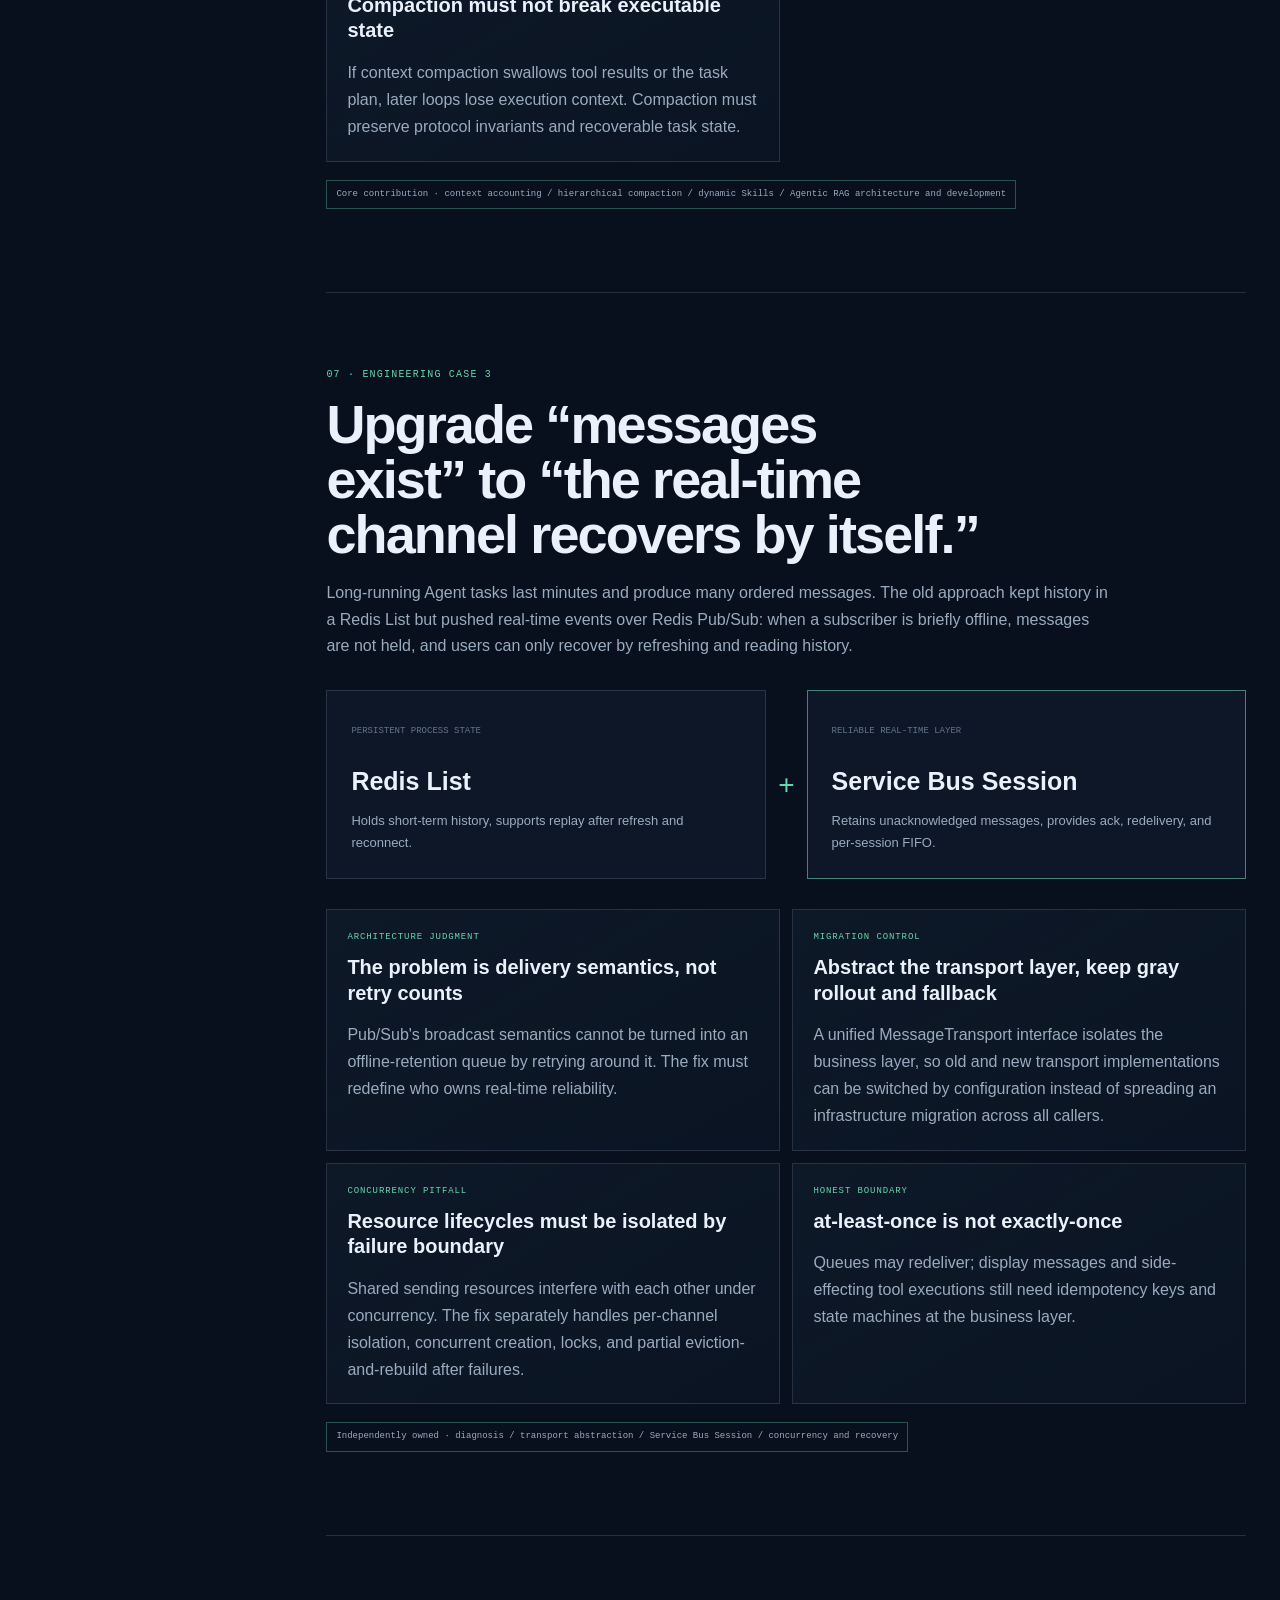
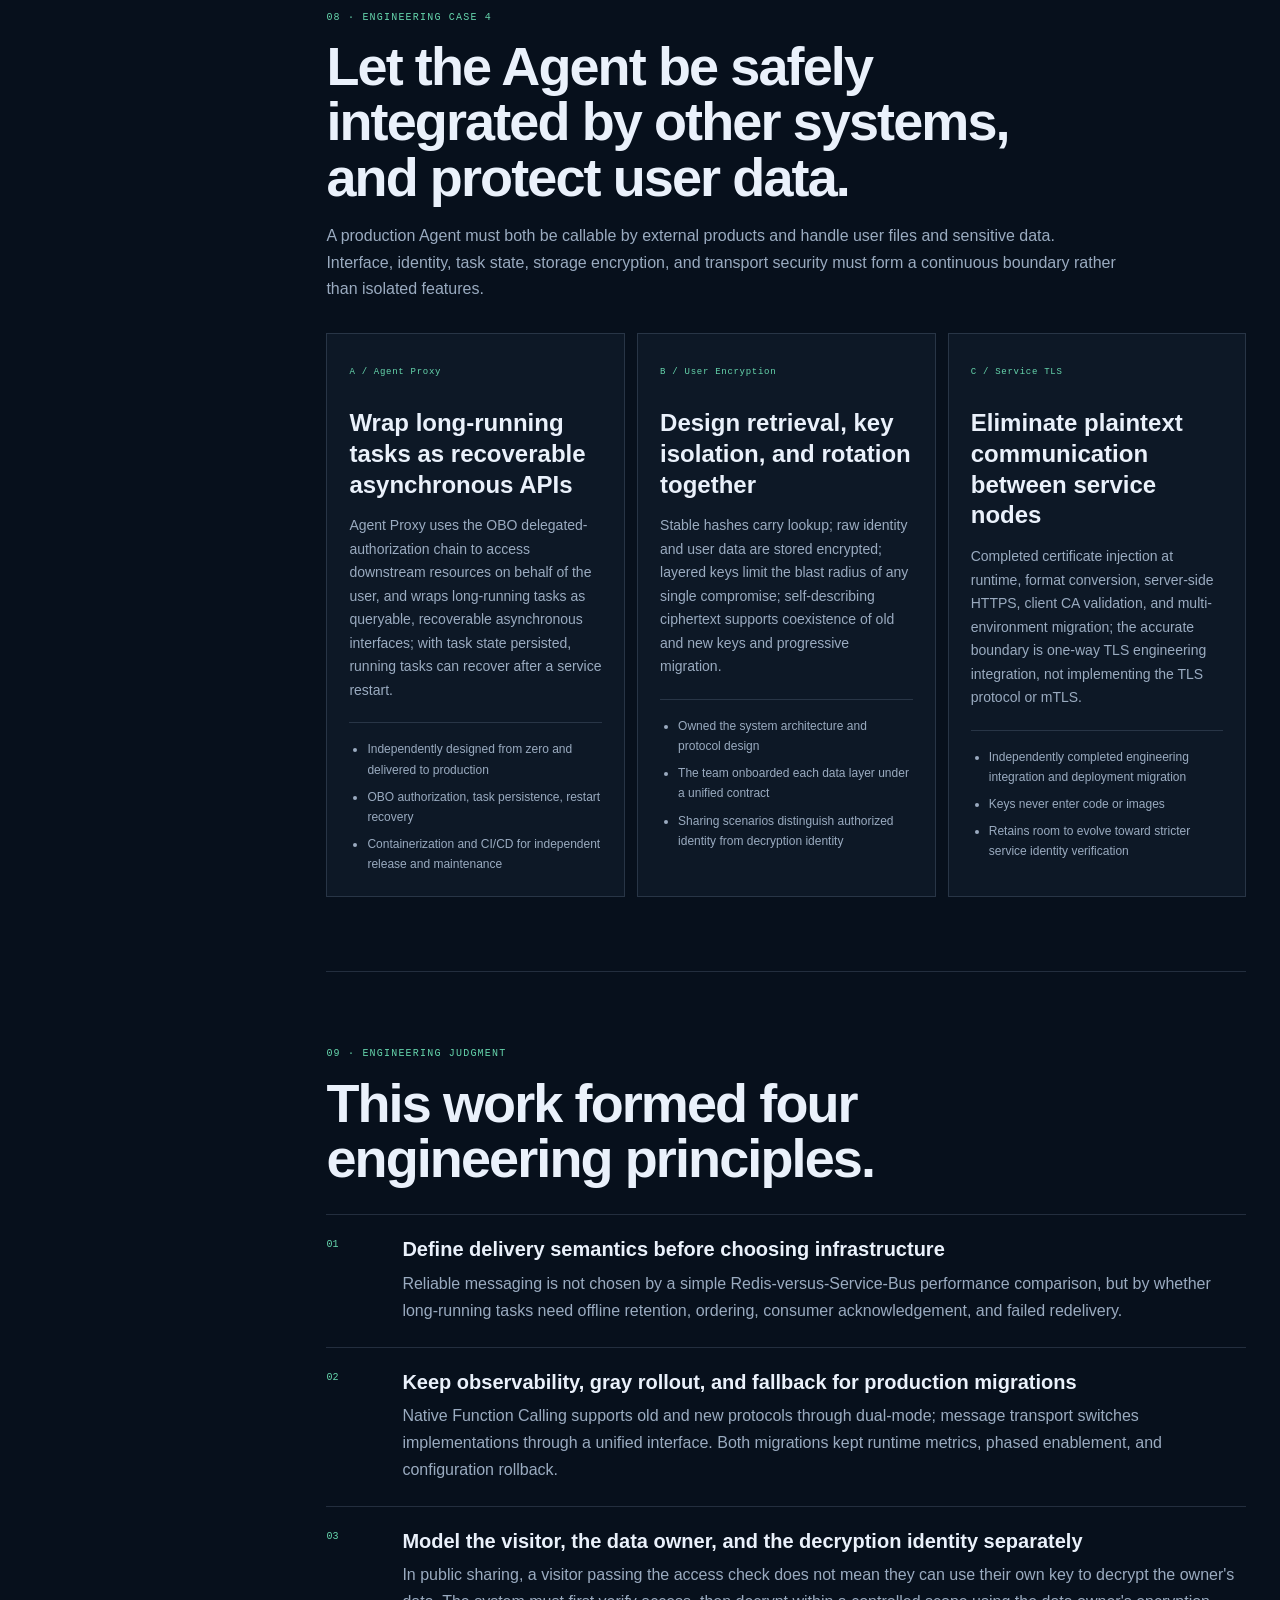
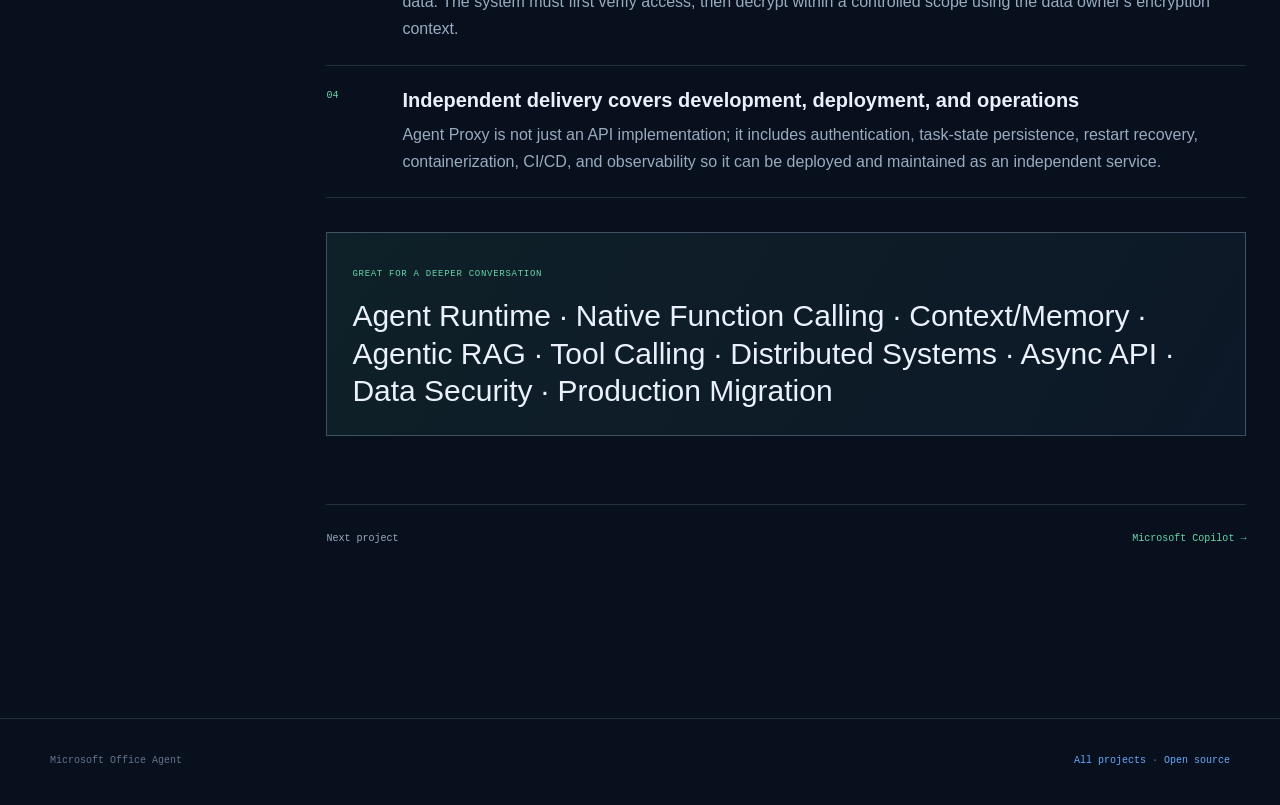
<file: en/societas.html>
<!doctype html>
<html lang="en">
<head>
  <meta charset="utf-8">
  <meta name="viewport" content="width=device-width, initial-scale=1">
  <meta name="theme-color" content="#07101c">
  <meta name="description" content="Microsoft Office Agent · production multi-Agent system: tool protocol migration, Context/Memory, Agentic RAG, long-running task reliability, and service integration and security.">
  <title>Microsoft Office Agent — Tom Qiao</title>
  <link rel="stylesheet" href="../assets/styles.css">
  <link rel="stylesheet" href="../assets/longform.css">
  <script src="../assets/site.js" defer></script>
</head>
<body class="longform-page societas societas-case-page">
  <a class="skip-link" href="#main-content">Skip to main content</a>
  <header class="site-header">
    <nav class="site-nav" aria-label="Primary navigation">
      <a class="brand" href="index.html"><span class="brand-mark">TQ</span><span>Tom Qiao</span></a>
      <button class="menu-button" type="button" aria-label="Open navigation" aria-expanded="false" aria-controls="site-navigation"><span aria-hidden="true">☰</span></button>
      <div class="nav-links" id="site-navigation">
        <a href="index.html">Home</a><a href="projects.html">Core Projects</a><a href="opensource.html">Open Source</a><a href="evolution.html">AI Evolution</a>
      </div>
    </nav>
  </header>

  <main class="longform-wrap" id="main-content">
    <div class="doc-layout">
      <aside class="doc-toc" data-toc aria-label="Table of contents">
        <div class="doc-toc-title">Office Agent</div><span class="toc-scroll-hint" aria-hidden="true">Swipe to explore →</span>
        <a href="#snapshot">00 · Project snapshot</a><a href="#product">01 · Product and system</a><a href="#capabilities">02 · Evolution and capabilities</a><a href="#architecture">03 · Simplified architecture</a><a href="#ownership">04 · My work</a>
        <div class="doc-toc-group">Engineering Cases</div>
        <a href="#tool-runtime">05 · Tool-call migration</a><a href="#context-rag">06 · Context / Memory / RAG</a><a href="#reliability">07 · Long-task reliability</a><a href="#platform">08 · Interface and security</a><a href="#takeaways">09 · Engineering judgment</a>
      </aside>

      <div class="doc-main">
        <header class="doc-hero societas-hero">
          <div class="doc-hero-label"><span class="doc-chip">Office Agent</span><span class="doc-chip">Production Multi-Agent</span><span class="doc-chip">Agent Runtime</span></div>
          <p class="hero-eyebrow">Microsoft 365 · Production general-purpose Agent</p>
          <h1 class="doc-title">Office Agent: a <span class="accent">production multi-Agent system</span><br>for long-running work.</h1>
          <p class="doc-lead">Office Agent serves M365 users, supporting complex planning, concurrent Sub-Agents, tool and code execution, local-browser operations, long-term memory, and Office deliverables, built on Azure across Agent Runtime, sandbox, data, and messaging infrastructure. It reached 27K WAU about two months after global launch. As a core contributor, my work covered <strong>tool protocols, long-running task reliability, and Agent service integration</strong>, while contributing to Context/Memory, sandbox execution, and security.</p>
          <div class="hero-actions"><a class="button primary" href="#ownership">See my work</a><a class="button" href="#product">Understand the product</a></div>
          <div class="societas-metrics" aria-label="Key project metrics and personal responsibility">
            <div class="societas-metric"><strong>27K</strong><span>Peak weekly active users</span></div>
            <div class="societas-metric"><strong>2 months</strong><span>after global launch</span></div>
            <div class="societas-metric"><strong>5</strong><span>Backend engineering workstreams</span></div>
            <div class="societas-metric ownership"><strong>Core contributor</strong><span>Led migration · Independent delivery · Architecture contribution</span></div>
          </div>
        </header>

        <section class="doc-section project-snapshot" id="snapshot">
          <span class="section-label">00 · Project snapshot</span><h2>Project outcome and scope of my work.</h2>
          <div class="snapshot-grid">
            <article class="snapshot-card outcome"><span class="card-kicker">Product outcome</span><h3>Reached 27K WAU about two months after global launch.</h3><p>Once the product entered real user workflows, the backend had to handle concurrent execution, reconnect recovery, data security, external system integration, and Office deliverable delivery.</p></article>
            <article class="snapshot-card responsibility"><span class="card-kicker">My responsibility</span><h3>Core contributor focused on tool protocols, long-running task reliability, and Agent service integration.</h3><p>Led the migration of main-Agent and Sub-Agent tool protocols from text XML to Native Function Calling; independently delivered reliable messaging, Agent Proxy, the user-level encryption protocol, and service-to-service TLS; contributed to Context/Memory, Agentic RAG, sandbox and browser execution, and security compliance.</p></article>
          </div>
          <div class="decision-line"><span>Scope</span><p>This work built on the existing product and runtime, focusing on <strong>protocol migration, context and memory, task recovery, concurrency, identity propagation, and data protection</strong>.</p></div>
        </section>

        <section class="doc-section product-view" id="product">
          <span class="section-label">01 · Product and system</span><h2>From answering once to completing an entire piece of work.</h2>
          <p class="section-intro">A user provides a real work objective. The system decomposes the task, invokes models and tools, handles code and files in an isolated environment, operates a browser when necessary, checks the result, and delivers an editable document, presentation, analysis, or webpage. Successful work can become a reusable capability for later tasks.</p>
          <figure class="product-figure"><img src="../assets/societas-building-on-skills.png" width="936" height="523" loading="eager" fetchpriority="high" decoding="async" alt="Office Agent interface extracting a reusable workflow from a completed research and presentation task, with an editable presentation as the final output"><figcaption><span class="figure-tag">Product interface</span><strong>From conversation to reusable capability.</strong> A successful research-to-business-plan presentation process can be distilled into a reusable workflow for later tasks; the right side shows the final editable deliverable.</figcaption></figure>
          <div class="product-model" aria-label="Office Agent work model">
            <article><span>01</span><strong>Understand the objective</strong><p>Clarify the deliverable, audience, and quality bar.</p></article><article><span>02</span><strong>Plan and execute</strong><p>Coordinate models, tools, sub-Agents, sandboxes, and browsers.</p></article><article><span>03</span><strong>Check and recover</strong><p>Record state and handle failures, retries, and reconnects.</p></article><article><span>04</span><strong>Deliver and reuse</strong><p>Produce editable outputs and retain stable steps.</p></article>
          </div>
          <p class="signal-note"><strong>System-design scope:</strong> beyond model inference, a long-running task crosses tools, sandboxes, messaging systems, and clients, so it needs corresponding recovery, observability, and execution-control mechanisms.</p>
        </section>

        <section class="doc-section" id="capabilities">
          <span class="section-label">02 · Product evolution and core capabilities</span><h2>From “generate good content” to “complete real work.”</h2>
          <p class="section-intro">Office Agent initially addressed the quality of Office artifacts: generating documents and presentations that were structurally complete, visually professional, and still editable. As the product evolved, the system assumed more responsibility—understanding objectives, organizing steps, calling tools, operating in real environments, checking results, and completing delivery.</p>
          <div class="flow-strip" aria-label="Office Agent product evolution">
            <div class="flow-node"><strong>1.0</strong><br>High-quality artifacts<br>Artifact Creation</div>
            <div class="flow-node active"><strong>2.0</strong><br>Outcome completion<br>Outcome Completion</div>
            <div class="flow-node"><strong>Office Agent</strong><br>Reusable execution<br>Reusable Execution</div>
          </div>
          <div class="prose-grid three">
            <article class="info-card"><span class="card-kicker">Skills</span><h3>Turn expert knowledge into executable steps</h3><p>Skills record domain knowledge, operating methods, and quality bars. Only relevant Skills are loaded at run time, letting the Agent obtain the professional method for the current work within a limited context, instead of relying on an ever-growing generic prompt.</p></article>
            <article class="info-card"><span class="card-kicker">Workflows</span><h3>Turn successful tasks into reusable flows</h3><p>The system extracts stable steps, key parameters, and decision points from well-completed tasks to form workflows that later similar tasks can follow, so a single success does not stay confined to one conversation.</p></article>
            <article class="info-card"><span class="card-kicker">Browser Operator</span><h3>Bring plans to real page operations</h3><p>When a user-already-signed-in system must be accessed, the Agent can read the current page state and perform clicks, input, navigation, and information extraction—moving from “suggest the user do it” to actually completing it under user control.</p></article>
          </div>
          <article class="case-study">
            <header class="case-head"><div><h3>Taste-Driven Development: quality is not polished at the end</h3><p>TDD here means Taste-Driven Development, not test-driven development.</p></div><span class="status">Product method</span></header>
            <div class="case-body">
              <div class="case-row"><span class="case-label">Input</span><p>First clarify the audience, delivery objective, content emphasis, brand, and layout constraints to define what “professional” looks like.</p></div>
              <div class="case-row"><span class="case-label">Execution</span><p>Planning, retrieval, code, file, and browser operations collaborate toward one delivery objective, rather than generating unrelated content fragments separately.</p></div>
              <div class="case-row"><span class="case-label">Check</span><p>Drafts are checked for facts, structure, content density, and visual quality; if the quality bar is not met, the system keeps revising instead of delivering the first generation directly.</p></div>
            </div>
          </article>
        </section>

        <section class="doc-section" id="architecture">
          <span class="section-label">03 · Simplified architecture</span><h2>Ordinary APIs take requests; the Agent Runtime absorbs uncertain long-running execution.</h2>
          <p class="section-intro">Publicly, Office Agent can be understood as two runtime boundaries: the API layer handles identity, task entry, and state queries; the Agent Runtime handles model inference, planning, tool execution, and artifact generation. Separating them lets each scale, release, and recover independently for short requests and long-running tasks.</p>
          <div class="state-loop">
            <div class="state-loop-line">
              <div class="state current">User submits objective</div><div class="state">API creates Run</div><div class="state">Agent plans / calls tools</div><div class="state">Sandbox or browser executes</div><div class="state">Messaging / artifact delivery</div>
            </div>
            <div class="loop-return">Failure or disconnect → save progress and events → continue from acknowledged state ↺</div>
          </div>
          <div class="prose-grid three">
            <article class="decision-card"><span class="card-kicker">Execution plane</span><h3>The model decides; the backend executes under control</h3><p>The model outputs plans and structured tool calls; the backend validates arguments, permissions, and call state, then executes retrieval, code, file, or browser tools and writes results back to the context to continue reasoning.</p></article>
            <article class="decision-card"><span class="card-kicker">State and messaging</span><h3>Business facts, process state, and real-time delivery are separated</h3><p>Structured business data goes to the database; files and final artifacts go to object storage; Redis handles cache and short-term process state; the reliable messaging system handles ordered real-time delivery of long-running task events.</p></article>
            <article class="decision-card"><span class="card-kicker">Security and observability</span><h3>Trust neither model output nor internal network safety</h3><p>Generated code runs in an isolated sandbox, sensitive data uses user-level encryption, service-to-service communication uses TLS; logs, metrics, and traces span model, tool, messaging, and storage calls.</p></article>
          </div>
          <p class="signal-note"><strong>Why this structure matters:</strong> a single Agent run can last minutes and cross multiple external dependencies. The system cannot treat a browser connection or a single service process as the source of task truth; execution progress, messages, and final artifacts must live in recoverable boundaries.</p>
        </section>

        <section class="doc-section" id="ownership">
          <span class="section-label">04 · My work</span><h2>Five engineering workstreams spanning a led migration, core contributions, and independent delivery.</h2>
          <p class="section-intro">I avoid vague “participated in the project.” Each workstream states the responsibility I held, the problem it solved, and the system capability it left behind.</p>
          <div class="ownership-grid">
            <article class="ownership-card featured"><header><span class="ownership-kind led">Led migration</span><span class="ownership-index">01</span></header><h3>Native Function Calling</h3><p>Led the migration of main-Agent and Sub-Agent tool protocols from text XML to native Function Calling, adapting OpenAI/Anthropic streaming protocols and unifying the complete chain from tool registration, argument aggregation and validation, backend execution, to Tool Result feedback; designed Native/XML dual-mode rollout and fallback, and fixed incomplete streaming arguments, corrupted message sequences, and Tool Call/Result mismatches caused by process interruption.</p><strong class="ownership-result">Gray-rollout safe, reversible, consistent across Agents</strong></article>
            <article class="ownership-card"><header><span class="ownership-kind contributed">Core contribution</span><span class="ownership-index">02</span></header><h3>Context / Memory and Agentic RAG</h3><p>Core contributor to Agent context and long-term memory: added pre-call token accounting, hierarchical compaction, and dynamic Skill loading/unloading to control long-task context while deterministically preserving plans and tool state; contributed to the architecture and core development of knowledge-base Agentic RAG, combining keyword, vector, and semantic ranking into a loop of candidate retrieval, evidence reading, continued search, and source citation.</p><strong class="ownership-result">Controllable long-task context · retrieval with evidence and citation</strong></article>
            <article class="ownership-card"><header><span class="ownership-kind contributed">Core contribution</span><span class="ownership-index">03</span></header><h3>Sandbox and browser execution</h3><p>Contributed to a Cloud Sandbox + Local Browser execution model: coordinated multi-instance resources through warm pools, lifecycle management, caching, and distributed locks; the Browser Operator reuses the user's local authenticated sessions in a DOM-first way and re-observes the page after actions to verify outcomes in real enterprise systems.</p><strong class="ownership-result">Generated code runs isolated · local session reuse with result verification</strong></article>
            <article class="ownership-card"><header><span class="ownership-kind solo">Independent delivery</span><span class="ownership-index">04</span></header><h3>Long-running task reliability</h3><p>Independently diagnosed that the original real-time channel lacked offline retention, acknowledgement, and redelivery; defined retention, Ack, redelivery, and session-ordering semantics; abstracted a rollout-safe, reversible <code>MessageTransport</code>, introduced a reliable ordered channel, and retained replayable process state for backend disruption and browser reconnection recovery.</p><strong class="ownership-result">Retention, acknowledgement, redelivery, session ordering</strong></article>
            <article class="ownership-card"><header><span class="ownership-kind solo">Independent delivery</span><span class="ownership-index">05</span></header><h3>Agent Proxy and security compliance</h3><p>Independently delivered Agent Proxy from zero to production, covering the OBO delegated-authorization chain for downstream resources, asynchronous task persistence and restart recovery, containerization, and CI/CD; designed user-scoped encryption with progressive rotation, certificate injection, inter-service HTTPS, and downstream certificate validation, covering protection at rest and in transit.</p><strong class="ownership-result">OBO authorization, task state and production delivery · user-level encryption</strong></article>
          </div>
        </section>

        <section class="doc-section case-chapter" id="tool-runtime">
          <span class="section-label">05 · Engineering case 1</span><h2>Migrating the tool protocol is not replacing a parser.</h2>
          <p class="section-intro">Tool calling is the main loop of the Agent Runtime: the model proposes a call, the backend validates and executes it, then writes the result back to the context. The old approach relied on the model emitting text in an agreed format, which was prone to format drift; native structured calls are more reliable, but the migration simultaneously touches the message protocol, streaming events, Sub-Agents, and multi-model compatibility.</p>
          <article class="case-study"><header class="case-head"><div><h3>Use dual-mode to turn a high-risk migration into an observable, reversible evolution</h3><p>Not a “one-shot switch,” but letting two protocols coexist under control in the same runtime.</p></div><span class="status">Led / primary developer</span></header><div class="case-body">
            <div class="case-row"><span class="case-label">Problem</span><p>Structured calls have different message blocks and streaming events across model SDKs; after the main Agent switches, Sub-Agents, result feedback, and message history must stay on the same protocol.</p></div>
            <div class="case-row"><span class="case-label">Approach</span><p>Keep the old protocol as fallback and select the running mode by configuration; unify tool definitions so the same tool can be exposed under both protocols; propagate the mode to Sub-Agents and adapt streaming aggregation and result pairing.</p></div>
            <div class="case-row"><span class="case-label">Correctness</span><p>Validate tool name, call ID, and argument completeness before execution; incomplete streaming calls are forbidden from producing side effects, so truncated JSON cannot pollute the later context.</p></div>
            <div class="case-row"><span class="case-label">Release</span><p>Runtime metrics record calling mode and failure types; use small-batch enablement, comparison, and fast rollback instead of a one-time full migration.</p></div>
          </div></article>
          <div class="senior-signal"><span>Engineering judgment</span><p>The risk of a protocol migration is not only in the producer, but in all consumers and historical data. The real completion bar is that the main Agent, Sub-Agents, executors, message history, and observability all understand the same protocol version.</p></div>
        </section>

        <section class="doc-section case-chapter" id="context-rag">
          <span class="section-label">06 · Engineering case 2</span><h2>Keep long-task context controllable, and bring retrieval back with evidence and citations.</h2>
          <p class="section-intro">Long-running tasks keep producing new tool results and intermediate state; without active management, the context grows without bound. Meanwhile, when knowledge-base information must be cited, retrieval results must be verifiable and traceable rather than generated by the model from memory.</p>
          <div class="prose-grid">
            <article class="decision-card"><span class="card-kicker">Context control</span><h3>Pre-statistics, hierarchical compaction, and dynamic loading</h3><p>Account for token usage before the call and reserve tool state; hierarchical compaction compresses history at key points while deterministically preserving plans and tool execution state; Skills are swapped in and out on demand so irrelevant knowledge does not occupy context.</p></article>
            <article class="decision-card"><span class="card-kicker">Agentic RAG</span><h3>Candidate retrieval → evidence reading → continued search → source citation</h3><p>Keyword, vector, and semantic ranking retrieve candidates through multiple paths; evidence reading judges relevance; search continues when coverage is insufficient; the answer is delivered with source passages and citations instead of an uncited model summary.</p></article>
            <article class="decision-card"><span class="card-kicker">Engineering boundary</span><h3>Compaction must not break executable state</h3><p>If context compaction swallows tool results or the task plan, later loops lose execution context. Compaction must preserve protocol invariants and recoverable task state.</p></article>
          </div><p class="ownership-note">Core contribution · context accounting / hierarchical compaction / dynamic Skills / Agentic RAG architecture and development</p>
        </section>

        <section class="doc-section case-chapter" id="reliability">
          <span class="section-label">07 · Engineering case 3</span><h2>Upgrade “messages exist” to “the real-time channel recovers by itself.”</h2>
          <p class="section-intro">Long-running Agent tasks last minutes and produce many ordered messages. The old approach kept history in a Redis List but pushed real-time events over Redis Pub/Sub: when a subscriber is briefly offline, messages are not held, and users can only recover by refreshing and reading history.</p>
          <div class="reliability-model"><div class="reliability-layer"><span>Persistent process state</span><strong>Redis List</strong><p>Holds short-term history, supports replay after refresh and reconnect.</p></div><div class="reliability-plus" aria-hidden="true">+</div><div class="reliability-layer active"><span>Reliable real-time layer</span><strong>Service Bus Session</strong><p>Retains unacknowledged messages, provides ack, redelivery, and per-session FIFO.</p></div></div>
          <div class="prose-grid">
            <article class="decision-card"><span class="card-kicker">Architecture judgment</span><h3>The problem is delivery semantics, not retry counts</h3><p>Pub/Sub's broadcast semantics cannot be turned into an offline-retention queue by retrying around it. The fix must redefine who owns real-time reliability.</p></article>
            <article class="decision-card"><span class="card-kicker">Migration control</span><h3>Abstract the transport layer, keep gray rollout and fallback</h3><p>A unified MessageTransport interface isolates the business layer, so old and new transport implementations can be switched by configuration instead of spreading an infrastructure migration across all callers.</p></article>
            <article class="decision-card"><span class="card-kicker">Concurrency pitfall</span><h3>Resource lifecycles must be isolated by failure boundary</h3><p>Shared sending resources interfere with each other under concurrency. The fix separately handles per-channel isolation, concurrent creation, locks, and partial eviction-and-rebuild after failures.</p></article>
            <article class="decision-card"><span class="card-kicker">Honest boundary</span><h3>at-least-once is not exactly-once</h3><p>Queues may redeliver; display messages and side-effecting tool executions still need idempotency keys and state machines at the business layer.</p></article>
          </div><p class="ownership-note">Independently owned · diagnosis / transport abstraction / Service Bus Session / concurrency and recovery</p>
        </section>

        <section class="doc-section case-chapter" id="platform">
          <span class="section-label">08 · Engineering case 4</span><h2>Let the Agent be safely integrated by other systems, and protect user data.</h2>
          <p class="section-intro">A production Agent must both be callable by external products and handle user files and sensitive data. Interface, identity, task state, storage encryption, and transport security must form a continuous boundary rather than isolated features.</p>
          <div class="platform-grid">
            <article class="platform-card proxy"><span class="platform-no">A / Agent Proxy</span><h3>Wrap long-running tasks as recoverable asynchronous APIs</h3><p>Agent Proxy uses the OBO delegated-authorization chain to access downstream resources on behalf of the user, and wraps long-running tasks as queryable, recoverable asynchronous interfaces; with task state persisted, running tasks can recover after a service restart.</p><ul><li>Independently designed from zero and delivered to production</li><li>OBO authorization, task persistence, restart recovery</li><li>Containerization and CI/CD for independent release and maintenance</li></ul></article>
            <article class="platform-card crypto"><span class="platform-no">B / User Encryption</span><h3>Design retrieval, key isolation, and rotation together</h3><p>Stable hashes carry lookup; raw identity and user data are stored encrypted; layered keys limit the blast radius of any single compromise; self-describing ciphertext supports coexistence of old and new keys and progressive migration.</p><ul><li>Owned the system architecture and protocol design</li><li>The team onboarded each data layer under a unified contract</li><li>Sharing scenarios distinguish authorized identity from decryption identity</li></ul></article>
            <article class="platform-card tls"><span class="platform-no">C / Service TLS</span><h3>Eliminate plaintext communication between service nodes</h3><p>Completed certificate injection at runtime, format conversion, server-side HTTPS, client CA validation, and multi-environment migration; the accurate boundary is one-way TLS engineering integration, not implementing the TLS protocol or mTLS.</p><ul><li>Independently completed engineering integration and deployment migration</li><li>Keys never enter code or images</li><li>Retains room to evolve toward stricter service identity verification</li></ul></article>
          </div>
        </section>

        <section class="doc-section" id="takeaways">
          <span class="section-label">09 · Engineering judgment</span><h2>This work formed four engineering principles.</h2>
          <div class="takeaway-list">
            <article><span>01</span><div><h3>Define delivery semantics before choosing infrastructure</h3><p>Reliable messaging is not chosen by a simple Redis-versus-Service-Bus performance comparison, but by whether long-running tasks need offline retention, ordering, consumer acknowledgement, and failed redelivery.</p></div></article>
            <article><span>02</span><div><h3>Keep observability, gray rollout, and fallback for production migrations</h3><p>Native Function Calling supports old and new protocols through dual-mode; message transport switches implementations through a unified interface. Both migrations kept runtime metrics, phased enablement, and configuration rollback.</p></div></article>
            <article><span>03</span><div><h3>Model the visitor, the data owner, and the decryption identity separately</h3><p>In public sharing, a visitor passing the access check does not mean they can use their own key to decrypt the owner's data. The system must first verify access, then decrypt within a controlled scope using the data owner's encryption context.</p></div></article>
            <article><span>04</span><div><h3>Independent delivery covers development, deployment, and operations</h3><p>Agent Proxy is not just an API implementation; it includes authentication, task-state persistence, restart recovery, containerization, CI/CD, and observability so it can be deployed and maintained as an independent service.</p></div></article>
          </div>
          <div class="closing-statement"><span>Great for a deeper conversation</span><p>Agent Runtime · Native Function Calling · Context/Memory · Agentic RAG · Tool Calling · Distributed Systems · Async API · Data Security · Production Migration</p></div>
          <nav class="next-page" aria-label="Next page"><span>Next project</span><a href="copilot-epichan.html">Microsoft Copilot →</a></nav>
        </section>
      </div>
    </div>
  </main>
  <footer class="site-footer"><div class="site-footer-inner"><span>Microsoft Office Agent</span><span><a href="projects.html">All projects</a> · <a href="opensource.html">Open source</a></span></div></footer>
</body>
</html>
</file>
<file: assets/styles.css>
:root {
  color-scheme: dark;
  --ink: #07101c;
  --ink-2: #0a1524;
  --panel: #101b2b;
  --panel-2: #142238;
  --line: rgba(177, 202, 232, 0.16);
  --line-strong: rgba(177, 202, 232, 0.3);
  --text: #eaf1fb;
  --muted: #9aabc0;
  --faint: #64758b;
  --blue: #6aa9ff;
  --violet: #9c8cff;
  --mint: #66d6ad;
  --amber: #efb861;
  --danger: #f08f95;
  --max: 1180px;
  --display: "Avenir Next Condensed", "Bahnschrift Condensed", "Arial Narrow", "PingFang SC", sans-serif;
  --body: "Avenir Next", Inter, ui-sans-serif, -apple-system, BlinkMacSystemFont, "Segoe UI", "PingFang SC", sans-serif;
  --mono: SFMono-Regular, Menlo, Monaco, Consolas, "Liberation Mono", monospace;
  --shadow: 0 30px 90px rgba(0, 0, 0, 0.28);
}

* { box-sizing: border-box; }

html {
  scroll-behavior: smooth;
  background: var(--ink);
}

body {
  margin: 0;
  color: var(--text);
  background:
    radial-gradient(70rem 35rem at 88% -8%, rgba(106, 169, 255, 0.13), transparent 65%),
    radial-gradient(55rem 28rem at 8% 35%, rgba(156, 140, 255, 0.07), transparent 68%),
    var(--ink);
  font-family: var(--body);
  line-height: 1.68;
  -webkit-font-smoothing: antialiased;
}

body::before {
  content: "";
  position: fixed;
  inset: 0;
  z-index: -1;
  pointer-events: none;
  opacity: 0.14;
  background-image:
    linear-gradient(rgba(177, 202, 232, 0.09) 1px, transparent 1px),
    linear-gradient(90deg, rgba(177, 202, 232, 0.09) 1px, transparent 1px);
  background-size: 72px 72px;
  mask-image: linear-gradient(to bottom, black 0, transparent 82%);
}

a { color: inherit; }
img { max-width: 100%; }
button, a { -webkit-tap-highlight-color: transparent; }

:focus-visible {
  outline: 2px solid var(--mint);
  outline-offset: 4px;
}

.skip-link {
  position: fixed;
  top: 10px;
  left: 10px;
  z-index: 200;
  padding: 9px 12px;
  border: 1px solid var(--mint);
  color: var(--ink);
  background: var(--mint);
  text-decoration: none;
  transform: translateY(-160%);
}

.skip-link:focus-visible { transform: translateY(0); }

.site-header {
  position: sticky;
  top: 0;
  z-index: 100;
  border-bottom: 1px solid var(--line);
  background: rgba(7, 16, 28, 0.84);
  backdrop-filter: blur(18px);
}

.site-nav {
  width: min(var(--max), calc(100% - 40px));
  height: 66px;
  margin: 0 auto;
  display: flex;
  align-items: center;
  justify-content: space-between;
  gap: 24px;
}

.brand {
  display: inline-flex;
  align-items: center;
  gap: 11px;
  color: var(--text);
  text-decoration: none;
  font-weight: 760;
  letter-spacing: -0.02em;
}

.brand-mark {
  width: 30px;
  height: 30px;
  display: grid;
  place-items: center;
  border: 1px solid rgba(102, 214, 173, 0.44);
  color: var(--mint);
  background: rgba(102, 214, 173, 0.08);
  font-family: var(--mono);
  font-size: 11px;
  font-weight: 800;
}

.nav-links {
  display: flex;
  align-items: center;
  gap: 4px;
}

.nav-links a {
  padding: 8px 12px;
  border-radius: 8px;
  color: var(--muted);
  text-decoration: none;
  font-size: 13px;
  font-weight: 700;
}

.nav-links a:hover,
.nav-links a[aria-current="page"] {
  color: var(--text);
  background: rgba(106, 169, 255, 0.1);
}

.nav-links .language-switch {
  margin-left: 7px;
  border: 1px solid var(--line);
  color: var(--mint);
}

.menu-button {
  display: none;
  width: 40px;
  height: 40px;
  border: 1px solid var(--line);
  border-radius: 9px;
  color: var(--text);
  background: transparent;
  font-size: 20px;
}

.page-shell,
.site-footer-inner {
  width: min(var(--max), calc(100% - 40px));
  margin: 0 auto;
}

.utility-label,
.eyebrow,
.route-index,
.trace-label,
.system-kicker {
  font-family: var(--mono);
  text-transform: uppercase;
  letter-spacing: 0.13em;
}

.eyebrow {
  margin: 0 0 18px;
  color: var(--blue);
  font-size: 11px;
  font-weight: 780;
}

.display-title {
  margin: 0;
  font-family: var(--display);
  font-size: clamp(50px, 7.2vw, 96px);
  font-stretch: condensed;
  line-height: 0.94;
  letter-spacing: -0.045em;
}

.display-title .signal {
  color: transparent;
  background: linear-gradient(98deg, var(--blue), var(--violet) 55%, var(--mint));
  background-clip: text;
  -webkit-background-clip: text;
}

.home-hero {
  min-height: calc(100vh - 66px);
  padding: clamp(72px, 10vw, 132px) 0 74px;
  display: grid;
  align-content: center;
  grid-template-columns: minmax(0, 1.15fr) minmax(340px, 0.85fr);
  gap: clamp(50px, 7vw, 96px);
}

.home-copy { align-self: center; }

.home-lead {
  max-width: 730px;
  margin: 28px 0 0;
  color: #bdcada;
  font-size: clamp(17px, 1.65vw, 21px);
}

.hero-actions {
  display: flex;
  flex-wrap: wrap;
  gap: 10px;
  margin-top: 30px;
}

.proof-strip {
  max-width: 760px;
  margin-top: 24px;
  display: grid;
  grid-template-columns: repeat(3, minmax(0, 1fr));
  border: 1px solid var(--line);
  background: rgba(16, 27, 43, 0.44);
}

.proof-item {
  min-width: 0;
  padding: 13px 15px;
  border-right: 1px solid var(--line);
}

.proof-item:last-child { border-right: 0; }

.proof-item strong,
.proof-item span { display: block; }

.proof-item strong {
  color: var(--text);
  font-size: 13px;
  line-height: 1.35;
}

.proof-item span {
  margin-top: 3px;
  color: var(--faint);
  font-family: var(--mono);
  font-size: 9px;
  letter-spacing: 0.02em;
}

.button {
  min-height: 43px;
  padding: 9px 15px;
  display: inline-flex;
  align-items: center;
  justify-content: center;
  gap: 9px;
  border: 1px solid var(--line);
  border-radius: 9px;
  color: var(--text);
  background: rgba(255, 255, 255, 0.02);
  text-decoration: none;
  font-size: 13px;
  font-weight: 760;
  transition: border-color 160ms ease, background 160ms ease, transform 160ms ease;
}

.button:hover {
  border-color: rgba(106, 169, 255, 0.48);
  background: rgba(106, 169, 255, 0.08);
  transform: translateY(-1px);
}

.button.primary {
  border-color: transparent;
  color: #06101b;
  background: var(--text);
}

.button.primary:hover { background: var(--mint); }

.trace-console {
  align-self: center;
  position: relative;
  overflow: hidden;
  border: 1px solid var(--line-strong);
  background: linear-gradient(150deg, rgba(16, 27, 43, 0.94), rgba(9, 20, 34, 0.9));
  box-shadow: var(--shadow);
}

.trace-console::after {
  content: "";
  position: absolute;
  inset: 0;
  pointer-events: none;
  background: linear-gradient(105deg, transparent 44%, rgba(106, 169, 255, 0.08), transparent 58%);
  transform: translateX(-100%);
  animation: trace-scan 6s ease-in-out infinite;
}

.trace-head {
  padding: 14px 16px;
  display: flex;
  align-items: center;
  justify-content: space-between;
  gap: 16px;
  border-bottom: 1px solid var(--line);
  color: var(--faint);
  font-family: var(--mono);
  font-size: 10px;
}

.trace-status {
  display: inline-flex;
  align-items: center;
  gap: 7px;
  color: var(--mint);
}

.trace-status::before {
  content: "";
  width: 7px;
  height: 7px;
  border-radius: 50%;
  background: var(--mint);
  box-shadow: 0 0 14px rgba(102, 214, 173, 0.65);
}

.trace-body { padding: 20px 18px 22px; }

.trace-step {
  position: relative;
  display: grid;
  grid-template-columns: 54px 1fr auto;
  gap: 13px;
  align-items: baseline;
  min-height: 60px;
  padding: 12px 0;
  border-bottom: 1px solid rgba(177, 202, 232, 0.1);
  text-decoration: none;
}

.trace-step:last-child { border-bottom: 0; }

.trace-step::before {
  content: "";
  position: absolute;
  left: 20px;
  top: 39px;
  bottom: -21px;
  width: 1px;
  background: linear-gradient(var(--blue), rgba(106, 169, 255, 0.08));
}

.trace-step:last-child::before { display: none; }

.trace-no {
  color: var(--blue);
  font-family: var(--mono);
  font-size: 10px;
}

.trace-step strong {
  display: block;
  margin-bottom: 2px;
  color: var(--text);
  font-size: 15px;
}

.trace-step span:not(.trace-no):not(.trace-arrow) {
  color: var(--muted);
  font-size: 12px;
}

.trace-arrow {
  color: var(--faint);
  font-family: var(--mono);
}

.trace-step:hover .trace-arrow { color: var(--mint); }

.home-section { padding: 92px 0; }

.section-heading {
  display: grid;
  grid-template-columns: 0.8fr 1.2fr;
  gap: 50px;
  align-items: end;
  margin-bottom: 34px;
}

.section-heading h2 {
  margin: 0;
  font-family: var(--display);
  font-size: clamp(34px, 4.5vw, 58px);
  line-height: 1;
  letter-spacing: -0.035em;
}

.section-heading p {
  max-width: 650px;
  margin: 0;
  color: var(--muted);
}

.route-list { border-top: 1px solid var(--line); }

.route-row {
  display: grid;
  grid-template-columns: 92px minmax(190px, 0.72fr) 1.4fr auto;
  gap: 24px;
  align-items: center;
  min-height: 132px;
  padding: 24px 0;
  border-bottom: 1px solid var(--line);
  text-decoration: none;
  transition: padding 160ms ease, border-color 160ms ease;
}

.route-row:hover {
  padding-left: 12px;
  border-color: rgba(102, 214, 173, 0.42);
}

.route-index { color: var(--faint); font-size: 11px; }

.route-row h3 {
  margin: 0;
  font-family: var(--display);
  font-size: 28px;
  letter-spacing: -0.02em;
}

.route-row p { margin: 0; color: var(--muted); }
.route-row .route-go { color: var(--mint); font-family: var(--mono); }

.system-map {
  display: grid;
  grid-template-columns: repeat(3, 1fr);
  gap: 0;
  border: 1px solid var(--line-strong);
  background: rgba(16, 27, 43, 0.68);
}

.system-entry {
  min-height: 310px;
  padding: 28px;
  display: flex;
  flex-direction: column;
  border-right: 1px solid var(--line);
  text-decoration: none;
  transition: background 180ms ease;
}

.system-entry:last-child { border-right: 0; }
.system-entry:hover { background: rgba(106, 169, 255, 0.07); }

.system-kicker { color: var(--faint); font-size: 10px; }

.system-entry h3 {
  margin: 30px 0 12px;
  font-family: var(--display);
  font-size: 34px;
  line-height: 1.04;
  letter-spacing: -0.025em;
}

.system-entry p { margin: 0; color: var(--muted); }

.system-flow {
  margin-top: auto;
  padding-top: 28px;
  display: flex;
  flex-wrap: wrap;
  gap: 7px;
  color: var(--blue);
  font-family: var(--mono);
  font-size: 10px;
}

.systems-hero {
  padding: 96px 0 56px;
  display: grid;
  grid-template-columns: 1.2fr 0.8fr;
  gap: 70px;
  align-items: end;
}

.systems-hero h1 {
  margin: 0;
  font-family: var(--display);
  font-size: clamp(50px, 5.8vw, 72px);
  line-height: 0.96;
  letter-spacing: -0.045em;
}

.systems-hero p { margin: 0; color: var(--muted); font-size: 17px; }

.system-ledger {
  margin: 20px 0 100px;
  border-top: 1px solid var(--line);
}

.system-ledger-row {
  display: grid;
  grid-template-columns: 80px minmax(220px, 0.8fr) 1.2fr auto;
  gap: 28px;
  align-items: center;
  min-height: 176px;
  padding: 26px 0;
  border-bottom: 1px solid var(--line);
  text-decoration: none;
}

.system-ledger-row .roman {
  color: var(--faint);
  font-family: var(--mono);
  font-size: 11px;
}

.system-ledger-row h2 {
  margin: 0;
  font-family: var(--display);
  font-size: 36px;
  line-height: 1;
}

.system-ledger-row p { margin: 0; color: var(--muted); }

.system-ledger-row .go {
  color: var(--mint);
  font-family: var(--mono);
  font-size: 11px;
}

.project-matrix {
  margin: 20px 0 100px;
  border-top: 1px solid var(--line-strong);
}

.project-matrix-head,
.project-matrix-row {
  display: grid;
  grid-template-columns: minmax(155px, 0.82fr) minmax(260px, 1.55fr) minmax(115px, 0.65fr) minmax(132px, 0.72fr) 86px;
  gap: 22px;
}

.project-matrix-head {
  padding: 13px 0;
  color: var(--faint);
  border-bottom: 1px solid var(--line);
  font-family: var(--mono);
  font-size: 9px;
  letter-spacing: 0.09em;
  text-transform: uppercase;
}

.project-matrix-row {
  align-items: start;
  padding: 32px 0;
  border-bottom: 1px solid var(--line);
}

.project-period,
.project-domain,
.matrix-label {
  display: block;
  font-family: var(--mono);
  text-transform: uppercase;
  letter-spacing: 0.08em;
}

.project-period {
  color: var(--blue);
  font-size: 10px;
}

.project-id h2 {
  margin: 12px 0 10px;
  font-family: var(--display);
  font-size: 32px;
  line-height: 1;
  letter-spacing: -0.025em;
}

.project-domain {
  color: var(--faint);
  font-size: 9px;
}

.project-boundary p,
.project-evidence p {
  margin: 0;
  color: var(--muted);
  font-size: 13px;
}

.project-boundary p + p { margin-top: 17px; }

.matrix-label {
  margin-bottom: 5px;
  color: var(--faint);
  font-size: 9px;
}

.matrix-label.ownership { color: var(--mint); }

.project-outcome strong,
.project-outcome > span:last-child { display: block; }

.project-outcome strong {
  color: var(--text);
  font-family: var(--display);
  font-size: 25px;
  line-height: 1.08;
}

.project-outcome > span:last-child {
  margin-top: 6px;
  color: var(--muted);
  font-size: 12px;
}

.evidence-badge {
  display: inline-flex;
  padding: 3px 7px;
  border: 1px solid var(--line-strong);
  color: var(--amber);
  font-family: var(--mono);
  font-size: 9px;
  line-height: 1.4;
}

.project-evidence p { margin-top: 9px; font-size: 11px; }

.project-action a {
  color: var(--mint);
  font-family: var(--mono);
  font-size: 10px;
  text-decoration: none;
  white-space: nowrap;
}

.project-action a:hover { color: var(--text); }

.site-footer {
  margin-top: 70px;
  border-top: 1px solid var(--line);
}

.site-footer-inner {
  min-height: 86px;
  display: flex;
  align-items: center;
  justify-content: space-between;
  gap: 20px;
  color: var(--faint);
  font-family: var(--mono);
  font-size: 10px;
}

.site-footer a { color: var(--blue); text-decoration: none; }

@keyframes trace-scan {
  0%, 70%, 100% { transform: translateX(-105%); }
  88% { transform: translateX(105%); }
}

@media (max-width: 920px) {
  .home-hero { grid-template-columns: 1fr; min-height: auto; }
  .trace-console { max-width: 680px; }
  .section-heading, .systems-hero { grid-template-columns: 1fr; gap: 18px; }
  .system-map { grid-template-columns: 1fr; }
  .system-entry { min-height: 230px; border-right: 0; border-bottom: 1px solid var(--line); }
  .system-entry:last-child { border-bottom: 0; }
  .project-matrix-head { display: none; }
  .project-matrix-row {
    grid-template-columns: minmax(0, 0.75fr) minmax(0, 1.25fr);
    padding: 30px 24px;
    border-right: 1px solid var(--line);
    border-left: 1px solid var(--line);
  }
  .project-boundary { grid-column: 2; grid-row: span 2; }
  .project-action { align-self: end; justify-self: end; }
}

@media (max-width: 720px) {
  .site-nav { width: min(100% - 28px, var(--max)); }
  .menu-button { display: grid; place-items: center; }
  .nav-links {
    display: none;
    position: absolute;
    top: 60px;
    left: 14px;
    right: 14px;
    padding: 10px;
    border: 1px solid var(--line-strong);
    background: rgba(7, 16, 28, 0.98);
    box-shadow: var(--shadow);
  }
  .nav-links.open { display: grid; }
  .nav-links a { padding: 12px; }
  .page-shell, .site-footer-inner { width: min(100% - 28px, var(--max)); }
  .home-hero { padding: 58px 0 54px; gap: 44px; }
  .display-title { font-size: clamp(47px, 16vw, 66px); }
  .proof-strip { grid-template-columns: 1fr; }
  .proof-item { padding: 11px 13px; border-right: 0; border-bottom: 1px solid var(--line); }
  .proof-item:last-child { border-bottom: 0; }
  .home-section { padding: 68px 0; }
  .route-row {
    grid-template-columns: 48px 1fr auto;
    gap: 12px;
    min-height: 116px;
  }
  .route-row p { display: none; }
  .route-row h3 { font-size: 24px; }
  .systems-hero { padding-top: 64px; }
  .system-ledger-row {
    grid-template-columns: 44px 1fr auto;
    gap: 12px;
  }
  .system-ledger-row p { display: none; }
  .system-ledger-row h2 { font-size: 28px; }
  .project-matrix-row { grid-template-columns: minmax(0, 1fr); gap: 22px; padding: 26px 20px; }
  .project-boundary { grid-column: auto; grid-row: auto; }
  .project-action { justify-self: start; }
  .site-footer-inner { display: block; padding: 24px 0 32px; }
  .site-footer-inner span { display: block; }
  .site-footer-inner span + span { margin-top: 8px; }
}

@media (max-width: 430px) {
  .trace-step { grid-template-columns: 42px 1fr auto; }
  .trace-body { padding: 15px 14px; }
  .system-entry { padding: 23px; }
}

@media (prefers-reduced-motion: reduce) {
  html { scroll-behavior: auto; }
  *, *::before, *::after { animation-duration: 0.01ms !important; animation-iteration-count: 1 !important; transition-duration: 0.01ms !important; }
}
</file>
<file: assets/longform.css>
.longform-page {
  --accent: var(--blue);
  --accent-2: var(--violet);
}

.longform-page.societas { --accent: var(--mint); --accent-2: var(--blue); }
.longform-page.copilot-harness { --accent: var(--violet); --accent-2: var(--blue); }
.longform-page.office-plus { --accent: var(--amber); --accent-2: var(--violet); }
.longform-page.open-source { --accent: var(--blue); --accent-2: var(--mint); }

.copilot-harness #positioning,
.copilot-harness #frontends,
.copilot-harness #message-flow,
.copilot-harness #production,
.copilot-harness #copilot-work { --accent: var(--blue); }

.copilot-harness .epichan-entry {
  padding-left: clamp(20px, 3vw, 34px);
  border-left: 2px solid color-mix(in srgb, var(--violet) 62%, var(--line));
  background: linear-gradient(100deg, color-mix(in srgb, var(--violet) 7%, transparent), transparent 58%);
}

.copilot-harness .secondary-work {
  margin-top: 18px;
  border-left: 2px solid color-mix(in srgb, var(--blue) 55%, var(--line));
  background: rgba(10, 21, 36, 0.46);
}

.copilot-harness .secondary-work h3 { margin-bottom: 8px; }
.copilot-harness #lifecycle .state-loop-line { grid-template-columns: repeat(6, minmax(120px, 1fr)); }
.copilot-harness .doc-hero .hero-actions { margin-top: 30px; }
.copilot-harness .fact-ledger {
  display: grid;
  grid-template-columns: repeat(3, minmax(0, 1fr));
  gap: 1px;
  margin-top: 46px;
  border: 1px solid var(--line);
  background: var(--line);
}
.copilot-harness .fact-ledger span {
  padding: 18px;
  border: 0;
  background: rgba(10, 21, 36, 0.96);
}
.copilot-harness .fact-ledger strong {
  display: block;
  color: var(--accent);
  font-family: var(--display);
  font-size: clamp(27px, 3vw, 38px);
  line-height: 1;
}
.copilot-harness .fact-ledger small {
  display: block;
  margin-top: 8px;
  color: var(--muted);
  font-family: var(--mono);
  font-size: 9px;
  line-height: 1.45;
}
.copilot-harness #positioning .brief-card:nth-child(even) { --accent: var(--violet); }
.copilot-harness #positioning .brief-card:nth-child(odd) { --accent: var(--blue); }
.copilot-harness #positioning .brief-card {
  border-top-color: color-mix(in srgb, var(--accent) 48%, var(--line));
  background: linear-gradient(150deg, color-mix(in srgb, var(--accent) 8%, var(--panel)), rgba(10, 21, 36, 0.72));
}
.copilot-harness #positioning .brief-label {
  color: var(--accent);
  border-color: color-mix(in srgb, var(--accent) 38%, var(--line));
}
.mobile-scroll-hint { display: none; }

.longform-wrap {
  width: min(1280px, calc(100% - 40px));
  margin: 0 auto;
}

.doc-layout {
  display: grid;
  grid-template-columns: 216px minmax(0, 920px);
  gap: clamp(42px, 6vw, 82px);
  justify-content: center;
  align-items: start;
}

.doc-toc {
  position: sticky;
  top: 94px;
  max-height: calc(100vh - 120px);
  padding: 8px 0 20px;
  overflow: auto;
  scrollbar-width: thin;
}

.doc-toc-title {
  margin-bottom: 18px;
  color: var(--text);
  font-family: var(--display);
  font-size: 18px;
  font-weight: 760;
}

.toc-scroll-hint { display: none; }

.doc-toc-group {
  margin: 20px 0 7px;
  color: var(--faint);
  font-family: var(--mono);
  font-size: 9px;
  letter-spacing: 0.13em;
  text-transform: uppercase;
}

.doc-toc a {
  display: block;
  padding: 7px 9px;
  border-left: 1px solid transparent;
  color: var(--muted);
  text-decoration: none;
  font-size: 12px;
  line-height: 1.4;
}

.doc-toc a:hover,
.doc-toc a[aria-current="true"] {
  border-left-color: var(--accent);
  color: var(--text);
  background: color-mix(in srgb, var(--accent) 8%, transparent);
}

.doc-main { min-width: 0; }

.doc-hero {
  padding: clamp(72px, 9vw, 118px) 0 72px;
  border-bottom: 1px solid var(--line);
}

.doc-hero-label {
  display: flex;
  flex-wrap: wrap;
  gap: 8px;
  margin-bottom: 24px;
}

.doc-chip {
  padding: 5px 10px;
  border: 1px solid color-mix(in srgb, var(--accent) 36%, var(--line));
  border-radius: 999px;
  color: var(--accent);
  font-family: var(--mono);
  font-size: 9px;
  letter-spacing: 0.1em;
  text-transform: uppercase;
}

.doc-title {
  max-width: 900px;
  margin: 0;
  font-family: var(--display);
  font-size: clamp(52px, 7vw, 86px);
  line-height: 0.96;
  letter-spacing: -0.045em;
  text-wrap: balance;
}

.doc-title .accent { color: var(--accent); }
.copilot-harness .doc-title .title-tail { white-space: nowrap; }

.doc-lead {
  max-width: 800px;
  margin: 28px 0 0;
  color: #b6c4d6;
  font-size: clamp(17px, 1.7vw, 21px);
}

.doc-lead strong { color: var(--text); }

.fact-ledger {
  display: flex;
  flex-wrap: wrap;
  gap: 8px;
  margin-top: 30px;
}

.fact-ledger span {
  padding: 7px 10px;
  border: 1px solid var(--line);
  color: var(--muted);
  font-family: var(--mono);
  font-size: 10px;
}

.interviewer-brief {
  padding: 48px 0;
}

.interviewer-brief h2 {
  max-width: 720px;
  font-size: clamp(31px, 4vw, 46px);
}

.brief-grid,
.top-proof-grid {
  display: grid;
  gap: 12px;
  margin-top: 26px;
}

.brief-grid { grid-template-columns: repeat(2, minmax(0, 1fr)); }
.top-proof-grid { grid-template-columns: repeat(3, minmax(0, 1fr)); }

.brief-card,
.top-proof-card {
  min-width: 0;
  padding: 20px;
  border: 1px solid var(--line);
  background: linear-gradient(150deg, color-mix(in srgb, var(--accent) 7%, var(--panel)), rgba(10, 21, 36, 0.72));
}

.brief-card h3,
.top-proof-card h3 {
  margin: 12px 0 9px;
  font-size: 18px;
}

.brief-card p,
.top-proof-card p {
  margin: 0;
  font-size: 14px;
}

.brief-card a,
.top-proof-card a {
  color: var(--accent);
  text-decoration: none;
}

.brief-card a:hover,
.top-proof-card a:hover { text-decoration: underline; }

.brief-label,
.proof-status {
  display: inline-flex;
  padding: 5px 8px;
  border: 1px solid var(--line-strong);
  color: var(--muted);
  font-family: var(--mono);
  font-size: 9px;
  letter-spacing: 0.08em;
  line-height: 1.2;
  text-transform: uppercase;
}

.brief-label.ownership,
.proof-status.merged {
  color: var(--mint);
  border-color: rgba(102, 214, 173, 0.38);
}

.brief-label.evidence,
.proof-status.adopted {
  color: var(--blue);
  border-color: rgba(106, 169, 255, 0.38);
}

.brief-links {
  display: flex;
  flex-wrap: wrap;
  gap: 6px 12px;
}

.top-proof-card {
  display: flex;
  flex-direction: column;
  min-height: 220px;
}

.top-proof-card .proof-link {
  margin-top: auto;
  padding-top: 20px;
  font-family: var(--mono);
  font-size: 11px;
}

.doc-section {
  padding: 74px 0;
  border-bottom: 1px solid var(--line);
  scroll-margin-top: 86px;
}

.doc-section:last-child { border-bottom: 0; }

.section-label {
  display: block;
  margin-bottom: 13px;
  color: var(--accent);
  font-family: var(--mono);
  font-size: 10px;
  letter-spacing: 0.12em;
  text-transform: uppercase;
}

.doc-section h2 {
  max-width: 820px;
  margin: 0 0 18px;
  font-family: var(--display);
  font-size: clamp(35px, 4.5vw, 54px);
  line-height: 1.02;
  letter-spacing: -0.035em;
  text-wrap: balance;
}

.doc-section h3 {
  margin: 34px 0 12px;
  color: var(--text);
  font-size: 20px;
  line-height: 1.28;
}

.doc-section p { color: var(--muted); }
.doc-section strong { color: var(--text); }
.doc-section code {
  padding: 0.12em 0.38em;
  border: 1px solid rgba(177, 202, 232, 0.13);
  border-radius: 4px;
  color: #c9d8eb;
  background: rgba(0, 0, 0, 0.2);
  font-family: var(--mono);
  font-size: 0.88em;
}

.section-intro {
  max-width: 790px;
  margin: 0 0 28px;
  color: #acbbce;
  font-size: 16px;
}

.product-figure {
  margin: 30px 0 0;
  overflow: hidden;
  border: 1px solid var(--line);
  border-radius: 14px;
  background: linear-gradient(150deg, rgba(16, 27, 43, 0.82), rgba(10, 21, 36, 0.72));
}

.product-figure img {
  display: block;
  width: 100%;
  height: auto;
  border-bottom: 1px solid var(--line);
}

.product-figure figcaption {
  padding: 18px 20px 20px;
  color: var(--muted);
  font-size: 14px;
  line-height: 1.75;
}

.product-figure figcaption strong { color: var(--text); }

.figure-tag {
  display: inline-flex;
  margin-right: 9px;
  padding: 3px 7px;
  border: 1px solid color-mix(in srgb, var(--accent) 42%, var(--line));
  border-radius: 999px;
  color: var(--accent);
  font-family: var(--mono);
  font-size: 9px;
  letter-spacing: 0.08em;
  text-transform: uppercase;
}

.prose-grid {
  display: grid;
  grid-template-columns: repeat(2, minmax(0, 1fr));
  gap: 12px;
  margin-top: 24px;
}

.prose-grid.three { grid-template-columns: repeat(3, minmax(0, 1fr)); }

.info-card,
.decision-card,
.failure-card {
  padding: 20px;
  border: 1px solid var(--line);
  background: linear-gradient(150deg, rgba(16, 27, 43, 0.82), rgba(10, 21, 36, 0.72));
}

.info-card h3,
.decision-card h3,
.failure-card h3 { margin-top: 0; }

.info-card p:last-child,
.decision-card p:last-child,
.failure-card p:last-child { margin-bottom: 0; }

.card-kicker {
  display: block;
  margin-bottom: 10px;
  color: var(--accent);
  font-family: var(--mono);
  font-size: 9px;
  letter-spacing: 0.1em;
  text-transform: uppercase;
}

.signal-note {
  margin: 24px 0 0;
  padding: 17px 20px;
  border-left: 2px solid var(--accent);
  color: #c0cddd;
  background: color-mix(in srgb, var(--accent) 7%, transparent);
}

.signal-note strong { color: var(--text); }

.flow-strip {
  display: flex;
  align-items: stretch;
  gap: 0;
  margin: 28px 0;
  overflow-x: auto;
  scrollbar-width: thin;
}

.flow-node {
  min-width: 145px;
  flex: 1;
  padding: 15px 14px;
  border: 1px solid var(--line);
  color: #cbd7e6;
  background: rgba(16, 27, 43, 0.68);
  font-family: var(--mono);
  font-size: 10px;
  text-align: center;
}

.flow-node + .flow-node { border-left: 0; }
.flow-node.active { color: var(--accent); background: color-mix(in srgb, var(--accent) 9%, var(--panel)); }

.pillar-grid {
  display: grid;
  grid-template-columns: repeat(3, minmax(0, 1fr));
  gap: 12px;
  margin-top: 28px;
}

.pillar {
  min-height: 300px;
  padding: 22px;
  display: flex;
  flex-direction: column;
  border: 1px solid var(--line);
  background: linear-gradient(160deg, color-mix(in srgb, var(--accent) 8%, var(--panel)), rgba(10, 21, 36, 0.74));
}

.pillar-no { color: var(--accent); font-family: var(--mono); font-size: 10px; }
.pillar h3 { margin: 28px 0 12px; font-family: var(--display); font-size: 28px; }
.pillar p { margin: 0; }
.pillar .pillar-result { margin-top: auto; padding-top: 24px; color: var(--accent); font-family: var(--mono); font-size: 10px; }

.case-study {
  margin: 24px 0;
  border: 1px solid var(--line-strong);
  background: rgba(11, 23, 39, 0.72);
}

.case-head {
  padding: 20px 22px;
  display: flex;
  align-items: start;
  justify-content: space-between;
  gap: 20px;
  border-bottom: 1px solid var(--line);
  background: linear-gradient(110deg, color-mix(in srgb, var(--accent) 8%, transparent), transparent 55%);
}

.case-head h3 { margin: 0; font-size: 21px; }
.case-head p { margin: 6px 0 0; font-size: 13px; }

.status {
  flex: none;
  padding: 5px 8px;
  border: 1px solid color-mix(in srgb, var(--accent) 40%, var(--line));
  color: var(--accent);
  font-family: var(--mono);
  font-size: 9px;
  white-space: nowrap;
}

.case-body { padding: 6px 22px 20px; }

.case-row {
  display: grid;
  grid-template-columns: 92px 1fr;
  gap: 14px;
  padding: 14px 0;
  border-bottom: 1px solid rgba(177, 202, 232, 0.09);
}

.case-row:last-child { border-bottom: 0; }
.case-row p { margin: 0; }

.case-label {
  color: var(--accent);
  font-family: var(--mono);
  font-size: 9px;
  letter-spacing: 0.08em;
  text-transform: uppercase;
}

.evidence-ledger { margin-top: 26px; border-top: 1px solid var(--line); }

.evidence-row {
  display: grid;
  grid-template-columns: minmax(190px, 0.65fr) 1.35fr auto;
  gap: 18px;
  padding: 17px 0;
  border-bottom: 1px solid var(--line);
  align-items: start;
}

.evidence-row h3 { margin: 0; font-size: 16px; }
.evidence-row p { margin: 0; font-size: 13px; }
.evidence-row a { color: var(--blue); text-decoration: none; }

.status.merged { color: var(--mint); border-color: rgba(102, 214, 173, 0.38); }
.status.adopted { color: var(--blue); border-color: rgba(106, 169, 255, 0.38); }
.status.recognized { color: var(--amber); border-color: rgba(239, 184, 97, 0.38); }
.status.open { color: var(--faint); border-color: var(--line); }

.data-table-wrap { overflow-x: auto; margin-top: 24px; }

.data-table {
  width: 100%;
  min-width: 680px;
  border-collapse: collapse;
  font-size: 13px;
}

.data-table th,
.data-table td {
  padding: 13px 14px;
  border: 1px solid var(--line);
  text-align: left;
  vertical-align: top;
}

.data-table th { color: var(--accent); background: rgba(16, 27, 43, 0.9); font-family: var(--mono); font-size: 9px; text-transform: uppercase; letter-spacing: 0.08em; }
.data-table td { color: var(--muted); }

.gate-grid {
  display: grid;
  grid-template-columns: repeat(4, minmax(0, 1fr));
  gap: 10px;
  margin-top: 26px;
}

.gate {
  min-height: 170px;
  padding: 18px;
  border-top: 2px solid var(--accent);
  background: rgba(16, 27, 43, 0.78);
}

.gate span { color: var(--accent); font-family: var(--mono); font-size: 9px; }
.gate h3 { margin: 18px 0 8px; font-size: 17px; }
.gate p { margin: 0; font-size: 13px; }

.state-loop {
  position: relative;
  margin: 30px 0;
  padding: 26px;
  border: 1px solid var(--line-strong);
  background: rgba(16, 27, 43, 0.65);
}

.state-loop-line {
  display: grid;
  grid-template-columns: repeat(5, 1fr);
  gap: 7px;
}

.state {
  padding: 13px 10px;
  border: 1px solid var(--line);
  color: var(--muted);
  font-family: var(--mono);
  font-size: 9px;
  text-align: center;
}

.state.current { color: var(--accent); border-color: color-mix(in srgb, var(--accent) 50%, var(--line)); }

.loop-return {
  margin-top: 16px;
  color: var(--accent);
  font-family: var(--mono);
  font-size: 10px;
  text-align: center;
}

.ownership-note {
  display: inline-flex;
  margin-top: 18px;
  padding: 6px 9px;
  border: 1px solid rgba(102, 214, 173, 0.34);
  color: var(--mint);
  font-family: var(--mono);
  font-size: 9px;
}

.next-page {
  margin: 68px 0 0;
  padding: 26px 0;
  display: flex;
  align-items: center;
  justify-content: space-between;
  gap: 20px;
  border-top: 1px solid var(--line);
  color: var(--muted);
  font-family: var(--mono);
  font-size: 10px;
}

.next-page a { color: var(--mint); text-decoration: none; }

/* Societas public case-study page */
.societas-case-page .societas-hero { padding-bottom: 54px; }
.hero-eyebrow { margin: 0 0 16px; color: var(--accent); font-family: var(--mono); font-size: 10px; letter-spacing: 0.12em; text-transform: uppercase; }
.societas-case-page .hero-actions { margin-top: 30px; }
.societas-case-page .title-phrase { display: inline-block; white-space: nowrap; }

.societas-metrics { display: grid; grid-template-columns: repeat(4, minmax(0, 1fr)); gap: 1px; margin-top: 46px; border: 1px solid var(--line); background: var(--line); }
.societas-metric { min-width: 0; padding: 18px; background: rgba(10, 21, 36, 0.96); }
.societas-metric strong { display: block; color: var(--accent); font-family: var(--display); font-size: clamp(27px, 3vw, 38px); line-height: 1; }
.societas-metric span { display: block; margin-top: 8px; color: var(--muted); font-family: var(--mono); font-size: 9px; line-height: 1.45; }
.societas-metric.ownership strong { color: var(--blue); }

.snapshot-grid { display: grid; grid-template-columns: repeat(2, minmax(0, 1fr)); gap: 12px; margin-top: 28px; }
.snapshot-card { min-width: 0; padding: 26px; border: 1px solid var(--line-strong); background: linear-gradient(145deg, color-mix(in srgb, var(--accent) 8%, var(--panel)), rgba(10, 21, 36, 0.76)); }
.snapshot-card.responsibility { background: linear-gradient(145deg, rgba(106, 169, 255, 0.09), rgba(10, 21, 36, 0.76)); }
.snapshot-card h3 { margin: 0 0 12px; font-family: var(--display); font-size: clamp(22px, 2.8vw, 31px); line-height: 1.12; }
.snapshot-card p { margin: 0; }

.decision-line { display: grid; grid-template-columns: 150px 1fr; gap: 24px; margin-top: 12px; padding: 20px 24px; border-left: 2px solid var(--accent); background: color-mix(in srgb, var(--accent) 6%, transparent); }
.decision-line > span { color: var(--accent); font-family: var(--mono); font-size: 9px; letter-spacing: 0.08em; text-transform: uppercase; }
.decision-line p { margin: 0; }

.product-model { display: grid; grid-template-columns: repeat(4, minmax(0, 1fr)); gap: 10px; margin-top: 28px; }
.product-model article { min-width: 0; padding: 18px; border-top: 2px solid var(--accent); background: rgba(16, 27, 43, 0.72); }
.product-model span { color: var(--accent); font-family: var(--mono); font-size: 9px; }
.product-model strong { display: block; margin-top: 18px; }
.product-model p { margin: 8px 0 0; font-size: 13px; }

.ownership-grid { display: grid; grid-template-columns: repeat(2, minmax(0, 1fr)); gap: 12px; margin-top: 30px; }
.ownership-card { min-width: 0; min-height: 270px; padding: 22px; display: flex; flex-direction: column; border: 1px solid var(--line); background: linear-gradient(155deg, rgba(16, 27, 43, 0.9), rgba(10, 21, 36, 0.74)); }
.ownership-card.featured { grid-column: 1 / -1; min-height: 220px; border-color: color-mix(in srgb, var(--accent) 54%, var(--line)); }
.ownership-card header { display: flex; align-items: center; justify-content: space-between; gap: 12px; }
.ownership-card h3 { margin: 25px 0 10px; font-family: var(--display); font-size: 29px; }
.ownership-card p { margin: 0; }
.ownership-kind { padding: 5px 8px; border: 1px solid var(--line-strong); font-family: var(--mono); font-size: 9px; letter-spacing: 0.06em; }
.ownership-kind.solo { color: var(--mint); border-color: rgba(102, 214, 173, 0.38); }
.ownership-kind.led { color: var(--blue); border-color: rgba(106, 169, 255, 0.42); }
.ownership-kind.designed { color: var(--amber); border-color: rgba(239, 184, 97, 0.4); }
.ownership-index { color: var(--faint); font-family: var(--mono); font-size: 10px; }
.ownership-result { margin-top: auto; padding-top: 22px; color: var(--accent); font-family: var(--mono); font-size: 10px; font-weight: 500; }

.senior-signal { display: grid; grid-template-columns: 130px 1fr; gap: 20px; margin-top: 20px; padding: 20px; border: 1px solid color-mix(in srgb, var(--accent) 32%, var(--line)); background: color-mix(in srgb, var(--accent) 6%, transparent); }
.senior-signal span { color: var(--accent); font-family: var(--mono); font-size: 9px; text-transform: uppercase; letter-spacing: 0.08em; }
.senior-signal p { margin: 0; }

.reliability-model { display: grid; grid-template-columns: minmax(0, 1fr) auto minmax(0, 1fr); gap: 12px; align-items: stretch; margin: 30px 0; }
.reliability-layer { padding: 24px; border: 1px solid var(--line); background: rgba(16, 27, 43, 0.72); }
.reliability-layer.active { border-color: color-mix(in srgb, var(--accent) 48%, var(--line)); }
.reliability-layer span { color: var(--faint); font-family: var(--mono); font-size: 9px; text-transform: uppercase; }
.reliability-layer strong { display: block; margin: 18px 0 8px; font-family: var(--display); font-size: 25px; }
.reliability-layer p { margin: 0; font-size: 13px; }
.reliability-plus { align-self: center; color: var(--accent); font-family: var(--display); font-size: 28px; }

.platform-grid { display: grid; grid-template-columns: repeat(3, minmax(0, 1fr)); gap: 12px; margin-top: 30px; }
.platform-card { min-width: 0; padding: 22px; border: 1px solid var(--line); background: rgba(16, 27, 43, 0.74); }
.platform-card h3 { min-height: 52px; margin: 25px 0 12px; font-family: var(--display); font-size: 24px; }
.platform-card p { font-size: 14px; }
.platform-card ul { margin: 20px 0 0; padding: 16px 0 0 18px; border-top: 1px solid var(--line); color: var(--muted); font-size: 12px; }
.platform-card li + li { margin-top: 7px; }
.platform-no { color: var(--accent); font-family: var(--mono); font-size: 9px; letter-spacing: 0.08em; }

.takeaway-list { margin-top: 28px; border-top: 1px solid var(--line); }
.takeaway-list article { display: grid; grid-template-columns: 58px 1fr; gap: 18px; padding: 22px 0; border-bottom: 1px solid var(--line); }
.takeaway-list article > span { color: var(--accent); font-family: var(--mono); font-size: 10px; }
.takeaway-list h3 { margin: 0 0 8px; font-size: 20px; }
.takeaway-list p { margin: 0; }

.closing-statement { margin-top: 34px; padding: 25px; border: 1px solid var(--line-strong); background: linear-gradient(120deg, color-mix(in srgb, var(--accent) 8%, transparent), rgba(106, 169, 255, 0.05)); }
.closing-statement span { color: var(--accent); font-family: var(--mono); font-size: 9px; letter-spacing: 0.08em; text-transform: uppercase; }
.closing-statement p { margin: 12px 0 0; color: var(--text); font-family: var(--display); font-size: clamp(20px, 2.8vw, 30px); line-height: 1.25; }

@media (max-width: 1040px) {
  .doc-layout { width: 100%; min-width: 0; grid-template-columns: minmax(0, 1fr); gap: 0; }
  .product-view { scroll-margin-top: 126px; }
  .doc-toc {
    position: sticky;
    top: 66px;
    z-index: 60;
    width: auto;
    min-width: 0;
    max-width: calc(100vw - 40px);
    max-height: none;
    margin: 0 -20px;
    padding: 8px 20px;
    display: flex;
    align-items: center;
    gap: 4px;
    overflow-x: auto;
    border-bottom: 1px solid var(--line);
    background: rgba(7, 16, 28, 0.95);
    backdrop-filter: blur(14px);
  }
  .doc-toc-title, .doc-toc-group { display: none; }
  .toc-scroll-hint {
    display: inline-flex;
    flex: none;
    padding: 7px 10px 7px 0;
    border-right: 1px solid var(--line);
    color: var(--accent);
    font-family: var(--mono);
    font-size: 9px;
    letter-spacing: 0.04em;
    white-space: nowrap;
  }
  .doc-toc a { flex: none; border-left: 0; border-bottom: 1px solid transparent; }
  .doc-toc a:hover, .doc-toc a[aria-current="true"] { border-bottom-color: var(--accent); }
  .doc-main { width: min(920px, 100%); min-width: 0; max-width: 100%; margin: 0 auto; justify-self: center; }
}

@media (max-width: 760px) {
  .longform-wrap { width: min(100% - 28px, 1280px); }
  .doc-toc { width: calc(100% + 28px); max-width: 100vw; margin: 0 -14px; padding-inline: 14px; }
  .doc-hero { padding: 58px 0 52px; }
  .doc-title { font-size: clamp(44px, 12.5vw, 58px); }
  .doc-section { padding: 58px 0; }
  .interviewer-brief { padding: 42px 0; }
  .brief-grid, .top-proof-grid { grid-template-columns: 1fr; }
  .top-proof-card { min-height: 0; }
  .prose-grid, .prose-grid.three, .pillar-grid, .gate-grid { grid-template-columns: 1fr; }
  .pillar { min-height: 230px; }
  .case-head { display: block; }
  .case-head .status { display: inline-block; margin-top: 12px; }
  .case-row { grid-template-columns: 1fr; gap: 5px; }
  .evidence-row { grid-template-columns: 1fr; gap: 7px; }
  .state-loop { padding: 18px; overflow-x: auto; }
  .state-loop-line { min-width: 630px; }
  .product-figure figcaption { padding: 15px 16px 17px; }
  .next-page { display: block; }
  .next-page a { display: inline-block; margin-top: 8px; }
  .societas-metrics { grid-template-columns: repeat(2, minmax(0, 1fr)); }
  .snapshot-grid, .ownership-grid, .platform-grid, .product-model { grid-template-columns: 1fr; }
  .ownership-card { min-height: 235px; }
  .ownership-card.featured { grid-column: auto; min-height: 235px; }
  .decision-line, .senior-signal { grid-template-columns: 1fr; gap: 8px; }
  .reliability-model { grid-template-columns: 1fr; }
  .reliability-plus { justify-self: center; }
  .platform-card h3 { min-height: 0; }

  .copilot-harness .doc-title {
    font-size: clamp(40px, 10.8vw, 46px);
    line-height: 0.98;
  }
  .copilot-harness .doc-title .title-tail {
    display: inline-block;
    font-size: 0.9em;
    white-space: nowrap;
  }
  .copilot-harness .doc-section h2 {
    font-size: clamp(30px, 9vw, 38px);
    line-height: 1.06;
  }
  .copilot-harness .section-intro { font-size: 15px; }
  .copilot-harness .epichan-entry {
    padding-left: 14px;
  }
  .copilot-harness .interviewer-brief { padding: 58px 0; }
  .copilot-harness .fact-ledger { grid-template-columns: repeat(2, minmax(0, 1fr)); }
  .copilot-harness .fact-ledger span:last-child { grid-column: 1 / -1; }
  .mobile-scroll-hint {
    display: block;
    margin: 18px 0 7px;
    color: var(--accent);
    font-family: var(--mono);
    font-size: 9px;
    letter-spacing: 0.04em;
  }
  .mobile-scroll-hint + .flow-strip,
  .mobile-scroll-hint + .state-loop,
  .mobile-scroll-hint + .data-table-wrap { margin-top: 0; }
}
</file>
<file: assets/evolution.css>
.evolution-page { --evo-line: rgba(177,202,232,.17); }
.evolution-shell { width:min(1000px,calc(100% - 40px)); margin:0 auto; }
.evolution-hero { padding:clamp(72px,10vw,124px) 0 56px; }
.evo-kicker { margin:0 0 20px; color:var(--blue); font:700 10px/1 var(--mono); letter-spacing:.15em; text-transform:uppercase; }
.evolution-hero h1 { margin:0; font-family:var(--display); font-size:clamp(52px,7.8vw,88px); line-height:.96; letter-spacing:-.045em; }
.evolution-hero h1 span { color:transparent; background:linear-gradient(95deg,var(--blue),var(--violet),var(--mint)); background-clip:text; -webkit-background-clip:text; }
.evolution-hero>p:last-child { max-width:820px; margin:26px 0 0; color:#b7c4d5; font-size:18px; }
.evolution-hero strong { color:var(--text); }
.recession,.footprint { margin:0 0 30px; border:1px solid var(--line-strong); background:linear-gradient(145deg,rgba(16,27,43,.9),rgba(8,18,31,.78)); box-shadow:var(--shadow); }
.recession-head { padding:18px 22px; display:flex; justify-content:space-between; gap:20px; border-bottom:1px solid var(--evo-line); }
.recession-head h2 { margin:0; font:700 12px/1.4 var(--mono); letter-spacing:.04em; }
.recession-head small,.recession-head>span { color:var(--faint); font:10px/1.4 var(--mono); }
.recession-chart { position:relative; padding:35px 24px 4px; }
.recession-chart svg { width:100%; height:150px; overflow:visible; }
.axis { position:absolute; top:13px; color:var(--faint); font:9px var(--mono); }
.axis.end { right:24px; }.axis.begin { left:24px; }
.role-bands { display:grid; grid-template-columns:1fr 1.15fr 1.2fr; border-top:1px solid var(--evo-line); }
.role-bands div { padding:14px 20px; border-right:1px solid var(--evo-line); }.role-bands div:last-child { border-right:0; }
.role-bands b,.role-bands span { display:block; }.role-bands b { font-family:var(--display); font-size:17px; }.role-bands span { margin-top:2px; color:var(--faint); font:9px var(--mono); }
.role-bands div:nth-child(1) b { color:var(--danger); }.role-bands div:nth-child(2) b { color:var(--blue); }.role-bands div:nth-child(3) b { color:var(--mint); }
.footprint { padding:24px; }
.footprint-head { display:flex; justify-content:space-between; gap:24px; align-items:end; }
.footprint-head p { margin:0 0 6px; color:var(--violet); font:700 9px var(--mono); letter-spacing:.12em; text-transform:uppercase; }
.footprint-head h2 { margin:0; font-family:var(--display); font-size:24px; }
.footprint-head>span { max-width:320px; color:var(--faint); font:9px/1.5 var(--mono); text-align:right; }
.footprint-main { display:grid; grid-template-columns:185px 1fr; gap:28px; align-items:center; margin-top:26px; }
.token-total strong { display:block; font:700 54px/.9 var(--display); color:var(--text); }.token-total>span { color:var(--violet); font:11px var(--mono); }.token-total small { display:block; margin-top:10px; color:var(--faint); font:9px var(--mono); }
.heat-area { min-width:0; overflow:hidden; }.heat-months { min-width:583px; display:grid; grid-template-columns:repeat(53,1fr); gap:3px; height:16px; color:var(--faint); font:8px var(--mono); }.heat-grid { min-width:583px; display:grid; grid-auto-flow:column; grid-template-rows:repeat(7,8px); grid-auto-columns:8px; gap:3px; }
.heat-cell { width:8px; height:8px; border-radius:2px; background:rgba(177,202,232,.07); }.heat-cell.l1{background:rgba(106,169,255,.28)}.heat-cell.l2{background:rgba(106,169,255,.5)}.heat-cell.l3{background:rgba(156,140,255,.72)}.heat-cell.l4{background:var(--mint);box-shadow:0 0 8px rgba(102,214,173,.25)}
.tool-trace { display:flex; flex-wrap:wrap; gap:8px; margin-top:14px; color:var(--muted); font:9px var(--mono); }.tool-trace i { color:var(--faint); font-style:normal; }
.activity-stats { display:grid; grid-template-columns:repeat(3,1fr); margin-top:22px; border-block:1px solid var(--evo-line); }.activity-stats div { padding:14px 12px; border-right:1px solid var(--evo-line); }.activity-stats div:last-child{border-right:0}.activity-stats b,.activity-stats span{display:block}.activity-stats b{font:700 14px var(--mono);color:var(--text)}.activity-stats span{margin-top:3px;color:var(--faint);font-size:10px}
.agent-mix { display:grid; grid-template-columns:185px 1fr; gap:28px; margin-top:20px; align-items:center; }.agent-mix b,.agent-mix span{display:block}.agent-mix b{font-family:var(--display);font-size:19px}.agent-mix>div>span{color:var(--faint);font-size:11px}.mix-bar{height:8px;display:flex;overflow:hidden;background:rgba(255,255,255,.04)}.mix-bar i{display:block}.m1{width:93.8%;background:var(--violet)}.m2{width:3.8%;background:var(--blue)}.m3{width:2.1%;background:var(--amber)}.m4{width:.3%;background:var(--mint)}.mix-detail p{display:flex;flex-wrap:wrap;gap:8px 15px;margin:9px 0 0;color:var(--faint);font:8px var(--mono)}
.methodology-note{margin:16px 0 0;padding:12px 14px;border-left:2px solid var(--violet);background:rgba(156,140,255,.06);color:var(--faint);font:10px/1.65 var(--mono)}.methodology-note strong{margin-right:9px;color:var(--violet)}
.evolution-timeline { position:relative; padding:64px 0 12px 56px; }.evolution-timeline::before{content:"";position:absolute;left:19px;top:82px;bottom:24px;width:1px;background:linear-gradient(var(--danger),var(--amber),var(--blue),var(--mint))}
.evo-stage{--stage:var(--blue);position:relative;margin-bottom:18px}.evo-stage.pink{--stage:var(--danger)}.evo-stage.amber{--stage:var(--amber)}.evo-stage.mint{--stage:var(--mint)}
.stage-dot{position:absolute;left:-56px;top:19px;width:39px;height:39px;display:grid;place-items:center;border:1px solid color-mix(in srgb,var(--stage) 65%,transparent);border-radius:50%;color:var(--stage);background:var(--ink);font:700 9px var(--mono)}
.stage-card{padding:22px 24px;border:1px solid var(--evo-line);border-left:2px solid var(--stage);background:linear-gradient(120deg,color-mix(in srgb,var(--stage) 6%,var(--panel)),rgba(8,18,31,.74))}.stage-head{display:flex;justify-content:space-between;gap:20px;align-items:center}.stage-head h2{margin:0;font-family:var(--display);font-size:25px}.stage-head span{color:var(--stage);font:9px var(--mono);text-transform:uppercase}.stage-tools{display:flex;flex-wrap:wrap;gap:7px;margin:13px 0}.stage-tools code{padding:4px 7px;border:1px solid var(--evo-line);color:#c4d2e4;background:rgba(0,0,0,.16);font:9px var(--mono)}.stage-card p{margin:9px 0 0;color:var(--muted)}.stage-card strong{color:var(--text)}.stage-card .leap{display:inline-block;margin-top:13px;padding-top:10px;border-top:1px dashed var(--evo-line);color:var(--stage);font:10px var(--mono)}
.evo-terminal{margin:28px 0 0;padding:22px 24px;border:1px solid var(--line-strong);background:linear-gradient(100deg,rgba(106,169,255,.07),rgba(156,140,255,.06));color:var(--muted)}.evo-terminal strong{color:var(--text)}.evo-terminal code{display:block;margin-top:8px;color:var(--mint);font:12px/1.6 var(--mono)}
.evidence-bridge{display:grid;grid-template-columns:1fr 1fr;gap:32px;margin-top:28px;padding:24px;border:1px solid var(--line-strong);background:linear-gradient(120deg,rgba(102,214,173,.06),rgba(8,18,31,.74))}.evidence-bridge p{margin:0 0 7px;color:var(--mint);font:700 9px var(--mono);letter-spacing:.12em;text-transform:uppercase}.evidence-bridge h2{margin:0;font-family:var(--display);font-size:23px}.evidence-bridge>div>span{display:block;margin-top:9px;color:var(--muted);font-size:12px}.evidence-links{display:grid;grid-template-columns:1fr 1fr;gap:10px}.evidence-links a{display:flex;flex-direction:column;justify-content:center;padding:15px;border:1px solid var(--evo-line);color:var(--text);text-decoration:none}.evidence-links a:hover{border-color:var(--mint)}.evidence-links b{font-family:var(--display);font-size:17px}.evidence-links small{margin-top:5px;color:var(--faint);font:8px/1.5 var(--mono)}
.next-route{margin-top:70px;padding:24px 0;display:flex;justify-content:space-between;border-top:1px solid var(--line);font:10px var(--mono);color:var(--faint)}.next-route a{color:var(--mint);text-decoration:none}
@media(max-width:720px){.evolution-shell{width:min(100% - 28px,1000px)}.evolution-hero{padding-top:58px}.evolution-hero h1{font-size:clamp(45px,14vw,62px)}.recession-head,.footprint-head{display:block}.recession-head>span,.footprint-head>span{display:block;margin-top:7px;text-align:left}.recession-chart{overflow:hidden}.recession-chart svg{min-width:620px}.role-bands span{display:none}.role-bands div{padding:12px 9px}.footprint{padding:18px}.footprint-main,.agent-mix{grid-template-columns:1fr}.heat-area{overflow-x:auto;padding-bottom:5px}.activity-stats b{font-size:11px}.activity-stats div{padding-inline:7px}.evolution-timeline{padding-left:45px}.stage-dot{left:-45px;width:33px;height:33px}.evolution-timeline::before{left:16px}.stage-card{padding:19px}.stage-head{display:block}.stage-head span{display:block;margin-top:5px}.evo-terminal code{overflow-wrap:anywhere}.evidence-bridge{grid-template-columns:1fr;padding:19px}.evidence-links{grid-template-columns:1fr}}
</file>
